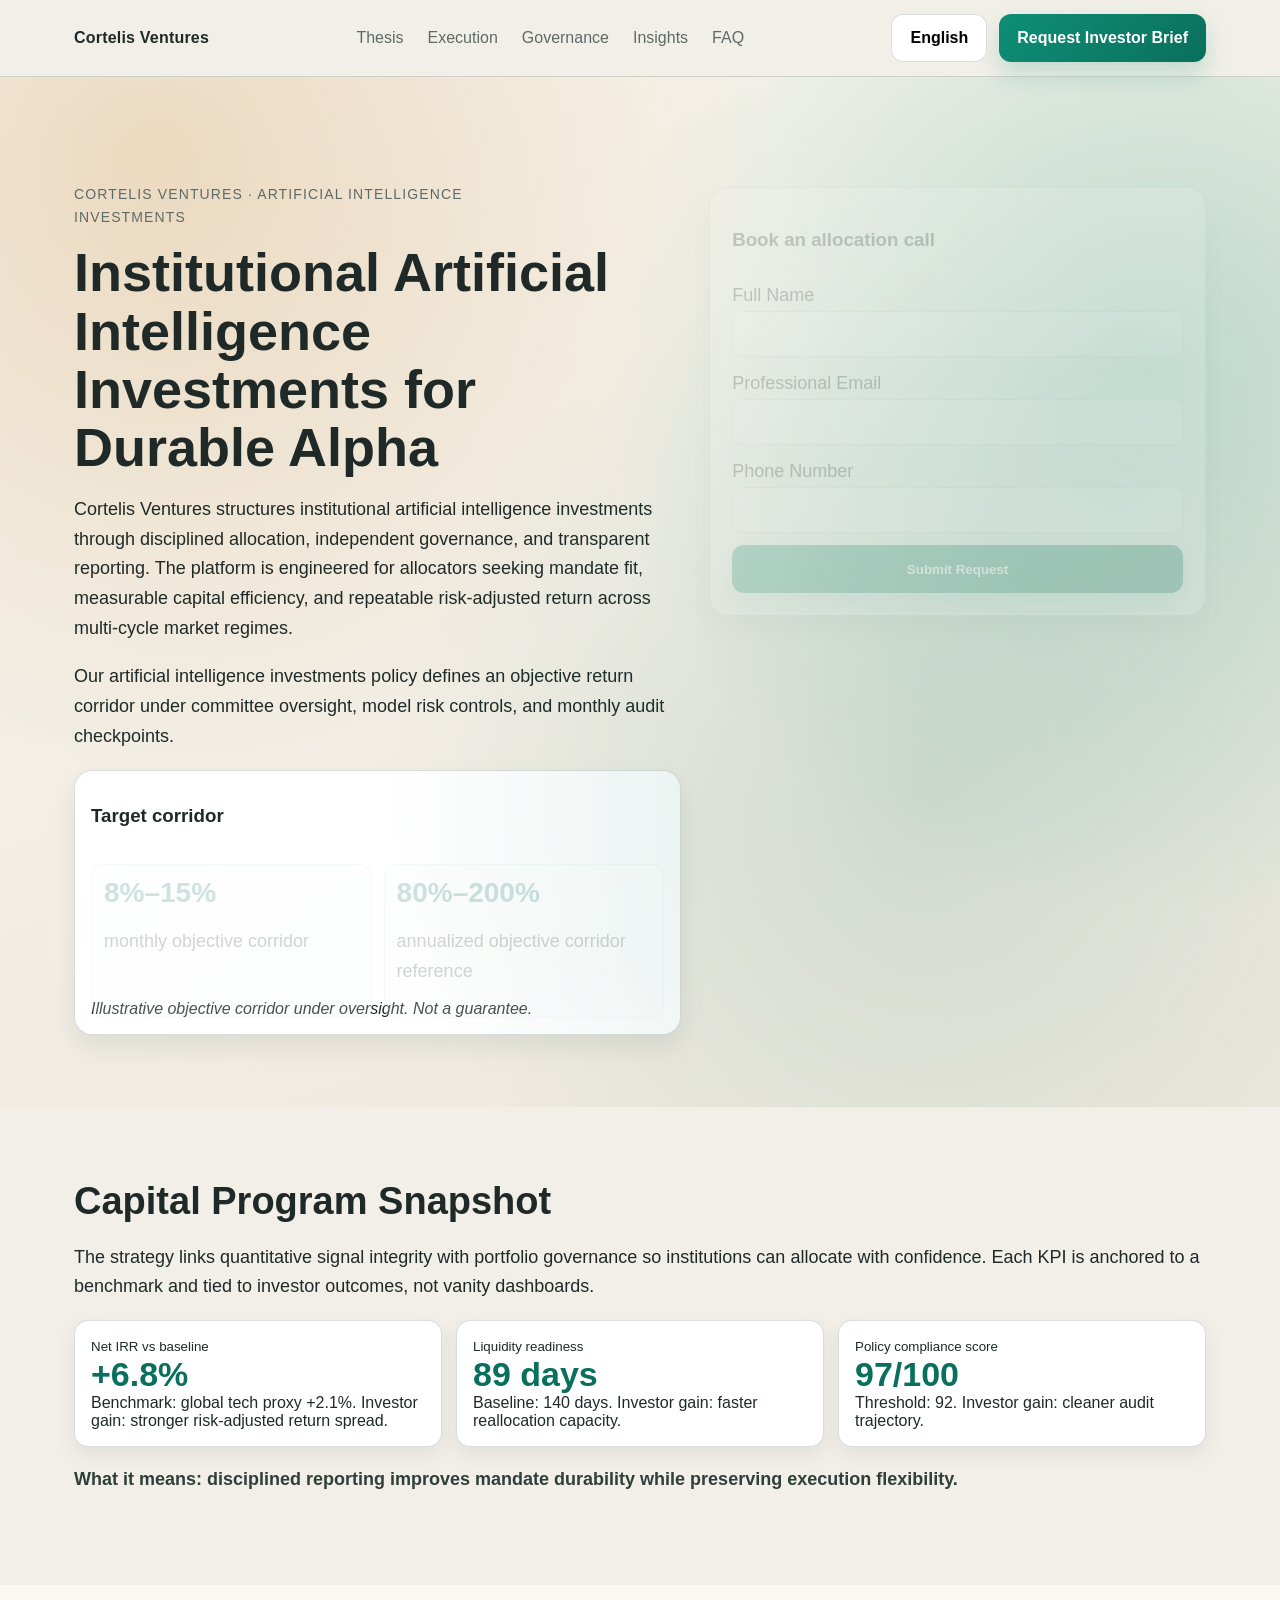
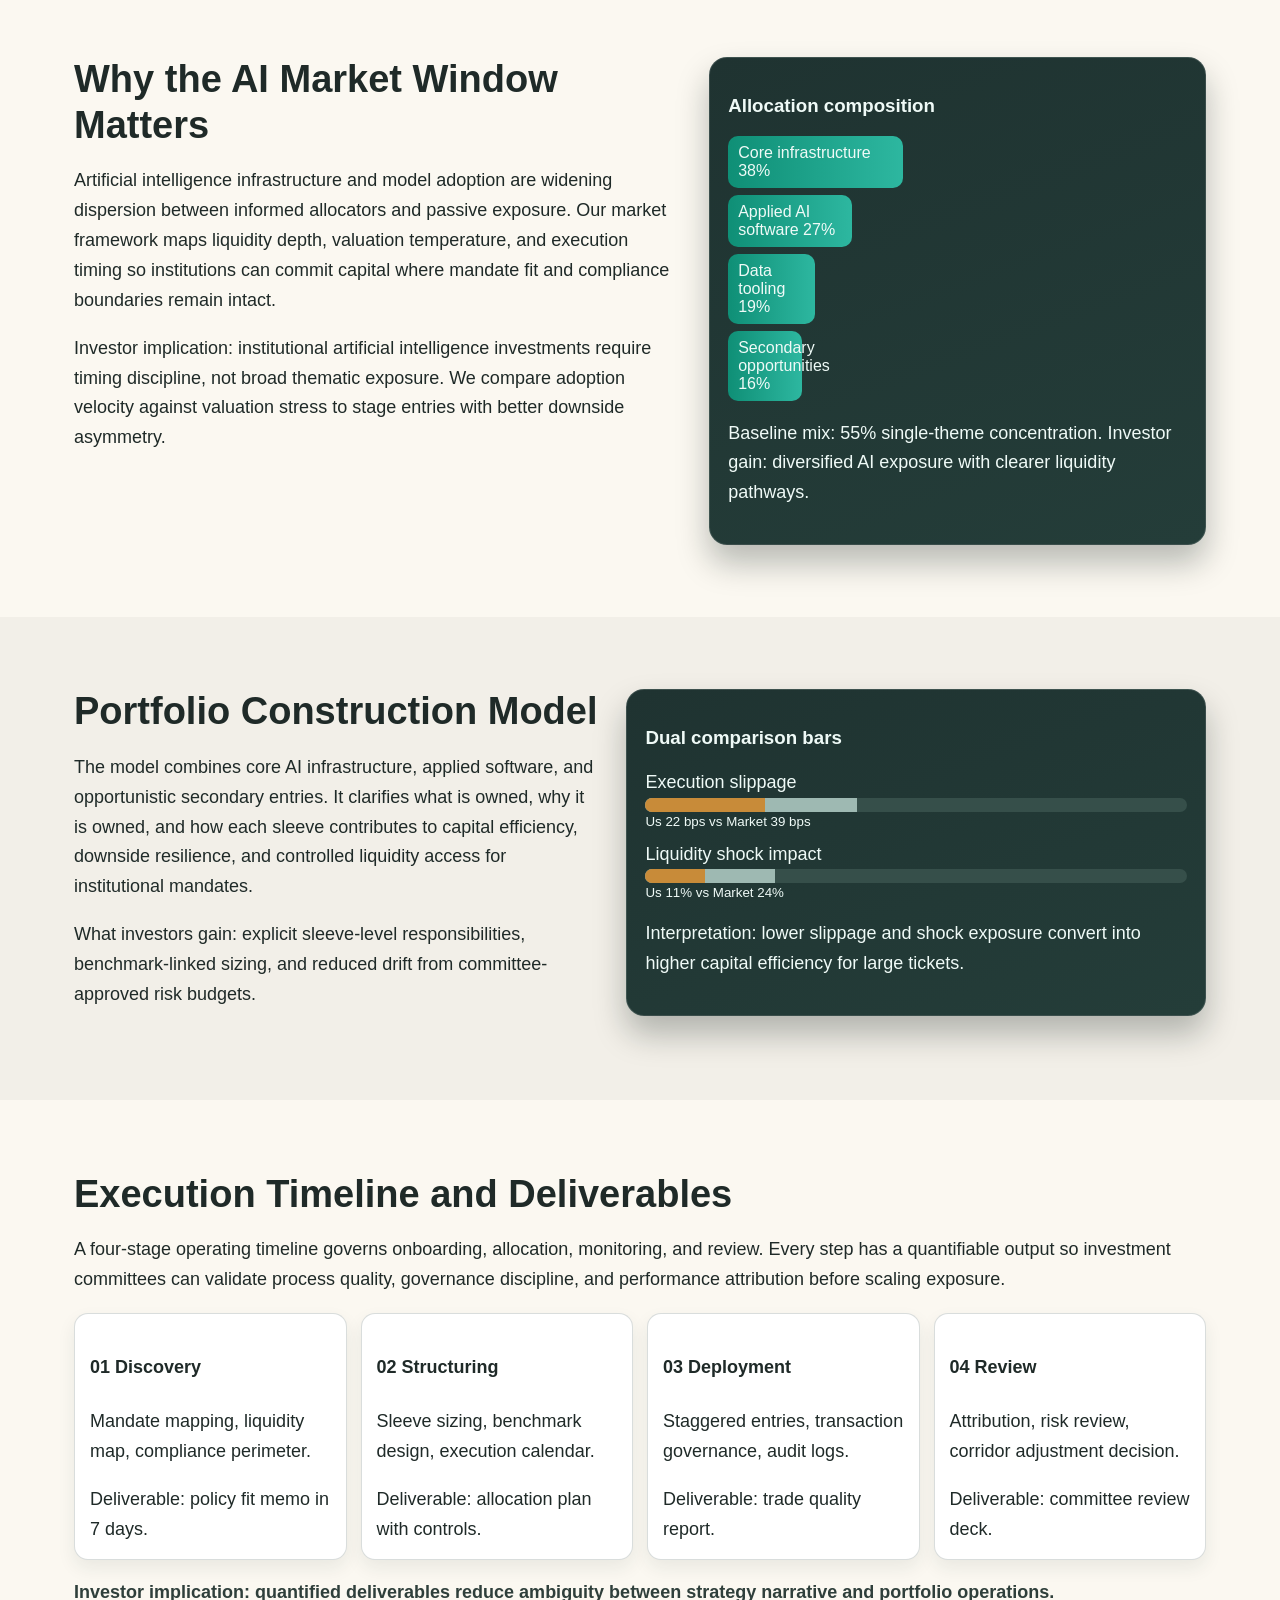
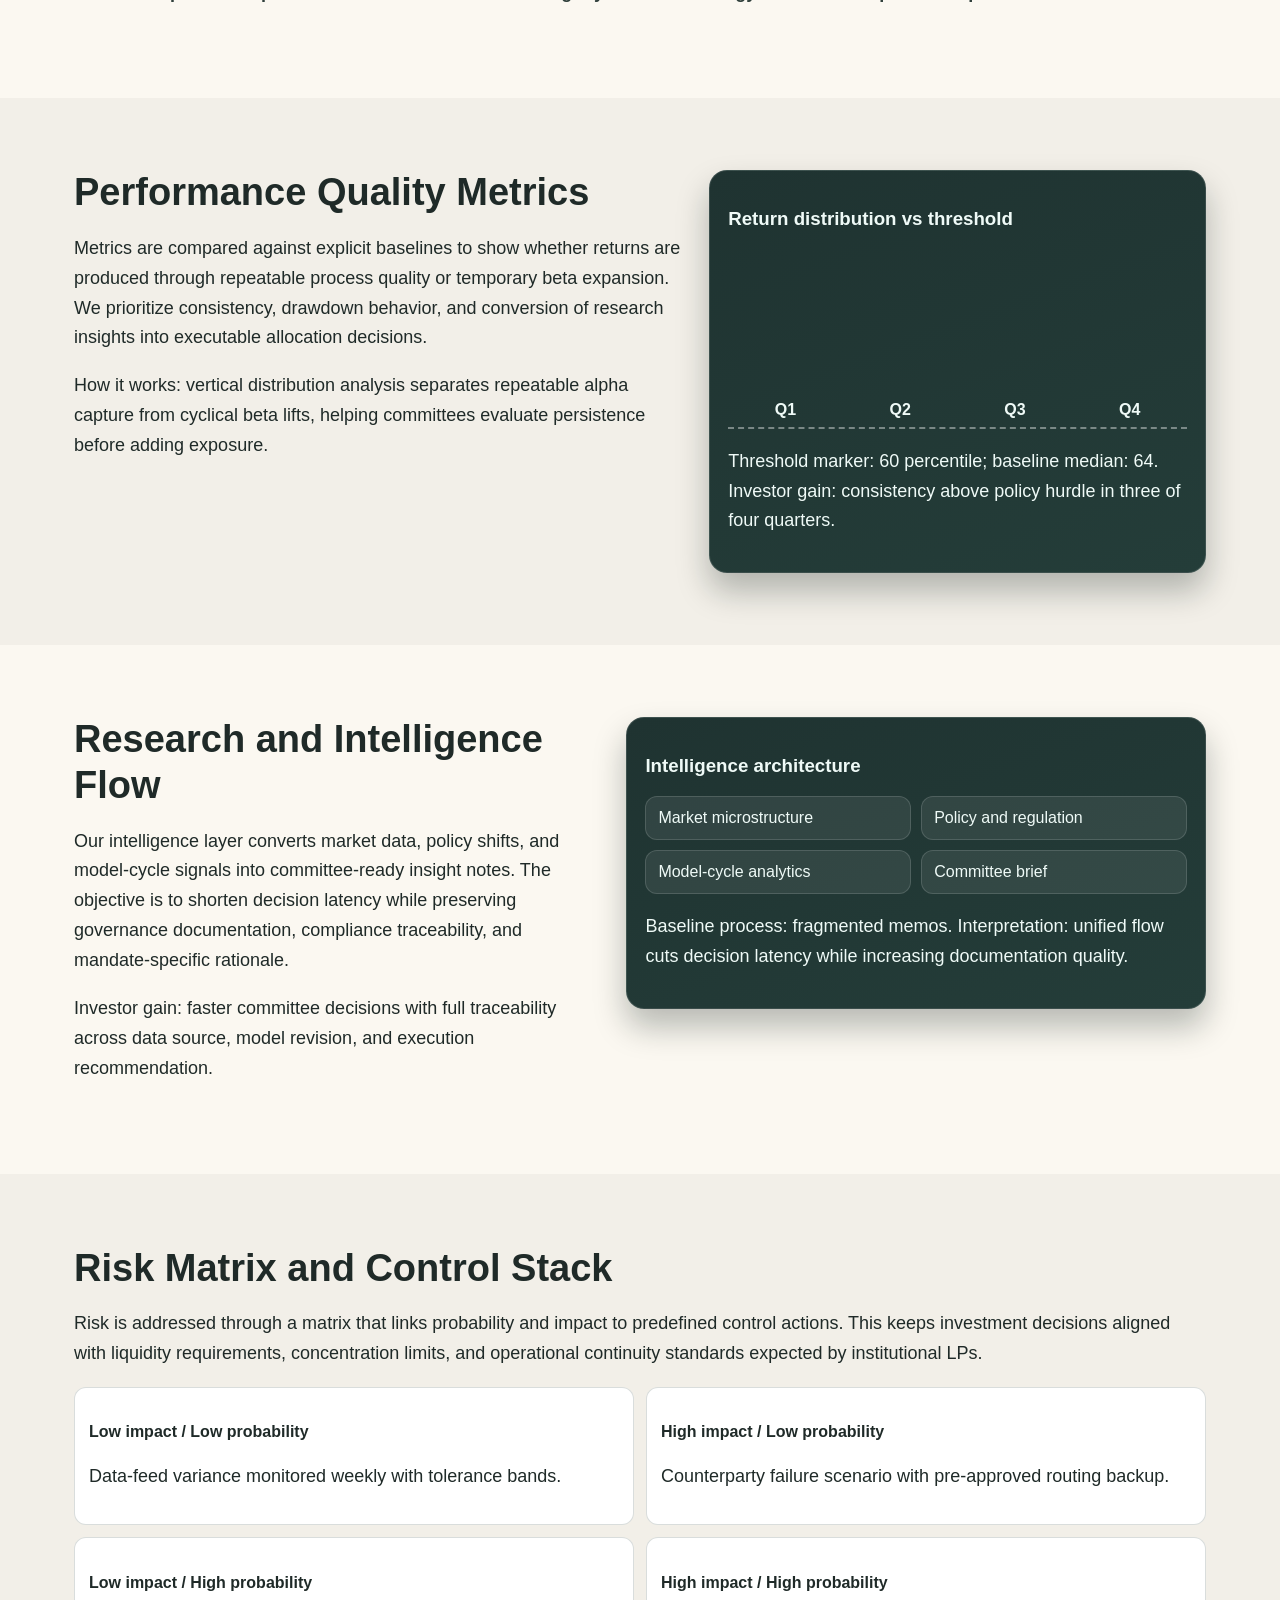
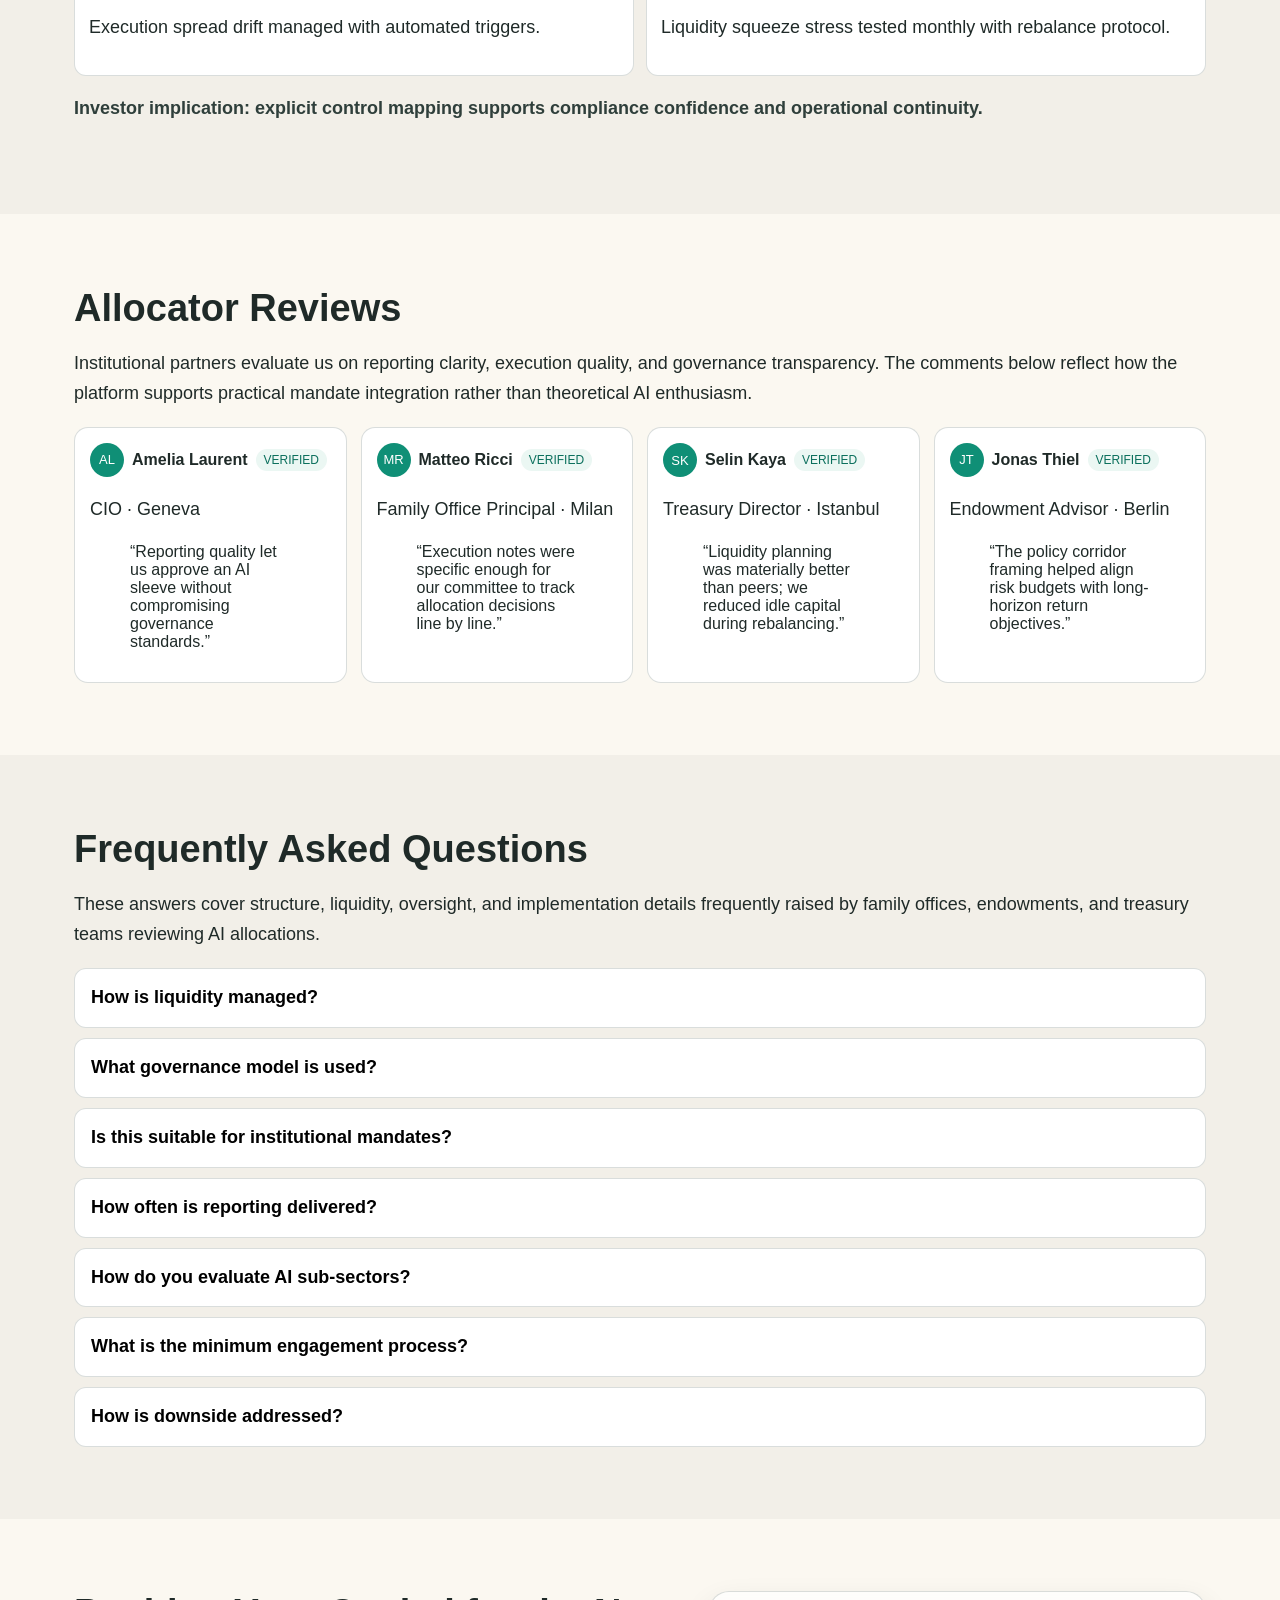
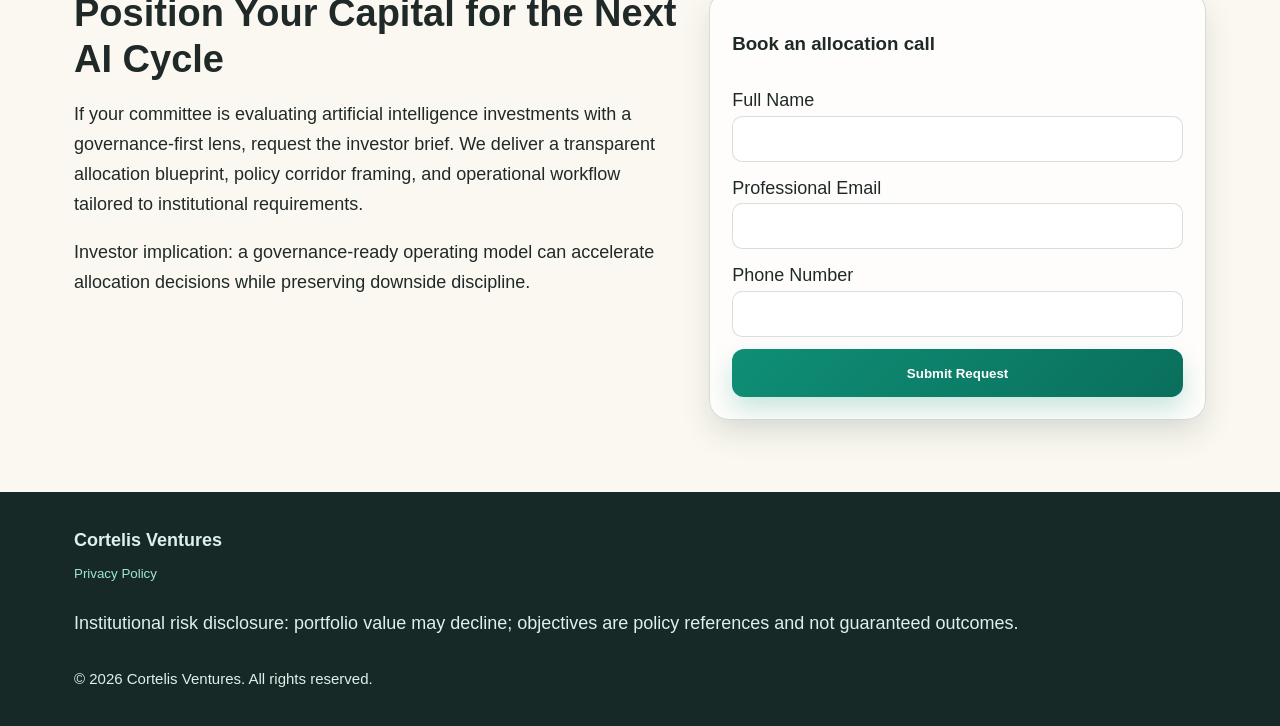
<file: index.html>
<!doctype html>
<html lang="en-GB">
<head>
<meta charset="utf-8">
<meta name="viewport" content="width=device-width, initial-scale=1">
<title>Cortelis Ventures | Institutional AI Investments for Long-Horizon Capital</title>
<meta name="description" content="Institutional AI investments by Cortelis Ventures with governance-first execution, liquidity planning, and risk-adjusted allocation intelligence.">
<link rel="canonical" href="https://cortelisventures.com/index.html">
<link rel="alternate" hreflang="en" href="https://cortelisventures.com/index.html">
<link rel="alternate" hreflang="de" href="https://cortelisventures.com/de/index.html">
<link rel="alternate" hreflang="fr" href="https://cortelisventures.com/fr/index.html">
<link rel="alternate" hreflang="es" href="https://cortelisventures.com/es/index.html">
<link rel="alternate" hreflang="it" href="https://cortelisventures.com/it/index.html">
<link rel="alternate" hreflang="tr" href="https://cortelisventures.com/tr/index.html">
<link rel="alternate" hreflang="pt" href="https://cortelisventures.com/pt/index.html">
<link rel="alternate" hreflang="jp" href="https://cortelisventures.com/jp/index.html">
<link rel="alternate" hreflang="sk" href="https://cortelisventures.com/sk/index.html">
<link rel="alternate" hreflang="be" href="https://cortelisventures.com/be/index.html">
<meta property="og:title" content="Cortelis Ventures | Institutional AI Investments for Long-Horizon Capital">
<meta property="og:description" content="Institutional AI investments by Cortelis Ventures with governance-first execution, liquidity planning, and risk-adjusted allocation intelligence.">
<meta property="og:type" content="website">
<meta property="og:url" content="https://cortelisventures.com/index.html">
<meta name="twitter:card" content="summary_large_image">
<meta name="twitter:title" content="Cortelis Ventures | Institutional AI Investments for Long-Horizon Capital">
<meta name="twitter:description" content="Institutional AI investments by Cortelis Ventures with governance-first execution, liquidity planning, and risk-adjusted allocation intelligence.">
<link rel="stylesheet" href="assets/style.css">
<script defer src="assets/app.js"></script>
</head>
<body>
<header class="site-header">
  <div class="container nav-wrap">
    <a class="brand" href="index.html">Cortelis Ventures</a>
    <nav class="desktop-nav" aria-label="Primary navigation">
      <a href="#market">Thesis</a><a href="#process">Execution</a><a href="#risk">Governance</a><a href="#insights">Insights</a><a href="#faq">FAQ</a>
    </nav>
    <div class="head-actions">
      <div class="lang-menu" data-lang>
        <button class="btn btn-ghost lang-current" aria-expanded="false">English</button>
        <div class="lang-list"><a href="index.html"><svg viewBox="0 0 24 24" aria-hidden="true"><circle cx="12" cy="12" r="10"></circle></svg><span>English</span></a>
<a href="de/index.html"><svg viewBox="0 0 24 24" aria-hidden="true"><circle cx="12" cy="12" r="10"></circle></svg><span>Deutsch</span></a>
<a href="fr/index.html"><svg viewBox="0 0 24 24" aria-hidden="true"><circle cx="12" cy="12" r="10"></circle></svg><span>Français</span></a>
<a href="es/index.html"><svg viewBox="0 0 24 24" aria-hidden="true"><circle cx="12" cy="12" r="10"></circle></svg><span>Español</span></a>
<a href="it/index.html"><svg viewBox="0 0 24 24" aria-hidden="true"><circle cx="12" cy="12" r="10"></circle></svg><span>Italiano</span></a>
<a href="tr/index.html"><svg viewBox="0 0 24 24" aria-hidden="true"><circle cx="12" cy="12" r="10"></circle></svg><span>Türkçe</span></a>
<a href="pt/index.html"><svg viewBox="0 0 24 24" aria-hidden="true"><circle cx="12" cy="12" r="10"></circle></svg><span>Português</span></a>
<a href="jp/index.html"><svg viewBox="0 0 24 24" aria-hidden="true"><circle cx="12" cy="12" r="10"></circle></svg><span>日本語</span></a>
<a href="sk/index.html"><svg viewBox="0 0 24 24" aria-hidden="true"><circle cx="12" cy="12" r="10"></circle></svg><span>Slovenčina</span></a>
<a href="be/index.html"><svg viewBox="0 0 24 24" aria-hidden="true"><circle cx="12" cy="12" r="10"></circle></svg><span>Belgium</span></a></div>
      </div>
      <a class="btn btn-primary" href="#lead-form">Request Investor Brief</a>
      <button class="burger" aria-label="Menu" aria-expanded="false" data-open-drawer><span></span><span></span><span></span></button>
    </div>
  </div>
</header>
<div class="drawer" data-drawer aria-hidden="true">
  <div class="drawer-panel" role="dialog" aria-modal="true" aria-label="Mobile menu">
    <button class="drawer-close" data-close-drawer aria-label="Close menu">×</button>
    <nav class="drawer-nav"><a href="#market">Thesis</a><a href="#process">Execution</a><a href="#risk">Governance</a><a href="#insights">Insights</a><a href="#faq">FAQ</a></nav>
    <div class="lang-menu" data-lang><button class="btn btn-ghost lang-current" aria-expanded="false">English</button><div class="lang-list"><a href="index.html"><svg viewBox="0 0 24 24" aria-hidden="true"><circle cx="12" cy="12" r="10"></circle></svg><span>English</span></a>
<a href="de/index.html"><svg viewBox="0 0 24 24" aria-hidden="true"><circle cx="12" cy="12" r="10"></circle></svg><span>Deutsch</span></a>
<a href="fr/index.html"><svg viewBox="0 0 24 24" aria-hidden="true"><circle cx="12" cy="12" r="10"></circle></svg><span>Français</span></a>
<a href="es/index.html"><svg viewBox="0 0 24 24" aria-hidden="true"><circle cx="12" cy="12" r="10"></circle></svg><span>Español</span></a>
<a href="it/index.html"><svg viewBox="0 0 24 24" aria-hidden="true"><circle cx="12" cy="12" r="10"></circle></svg><span>Italiano</span></a>
<a href="tr/index.html"><svg viewBox="0 0 24 24" aria-hidden="true"><circle cx="12" cy="12" r="10"></circle></svg><span>Türkçe</span></a>
<a href="pt/index.html"><svg viewBox="0 0 24 24" aria-hidden="true"><circle cx="12" cy="12" r="10"></circle></svg><span>Português</span></a>
<a href="jp/index.html"><svg viewBox="0 0 24 24" aria-hidden="true"><circle cx="12" cy="12" r="10"></circle></svg><span>日本語</span></a>
<a href="sk/index.html"><svg viewBox="0 0 24 24" aria-hidden="true"><circle cx="12" cy="12" r="10"></circle></svg><span>Slovenčina</span></a>
<a href="be/index.html"><svg viewBox="0 0 24 24" aria-hidden="true"><circle cx="12" cy="12" r="10"></circle></svg><span>Belgium</span></a></div></div>
    <a class="btn btn-primary" href="#lead-form">Request Investor Brief</a>
  </div>
</div>
<main>
<section class="hero"><div class="glow"></div><div class="container hero-grid"><div><p class="eyebrow">Cortelis Ventures · artificial intelligence investments</p><h1>Institutional Artificial Intelligence Investments for Durable Alpha</h1><p>Cortelis Ventures structures institutional artificial intelligence investments through disciplined allocation, independent governance, and transparent reporting. The platform is engineered for allocators seeking mandate fit, measurable capital efficiency, and repeatable risk-adjusted return across multi-cycle market regimes.</p><p>Our artificial intelligence investments policy defines an objective return corridor under committee oversight, model risk controls, and monthly audit checkpoints.</p><div class="corridor"><h3>Target corridor</h3><div class="corr-grid"><article><small>8%–15%</small><p>monthly objective corridor</p></article><article><small>80%–200%</small><p>annualized objective corridor reference</p></article></div><em>Illustrative objective corridor under oversight. Not a guarantee.</em></div></div>
<form id="lead-form" class="lead-form"><h3>Book an allocation call</h3><label>Full Name<input required></label><label>Professional Email<input type="email" required></label><label>Phone Number<input type="tel" required></label><button class="btn btn-primary" type="submit">Submit Request</button></form></div></section>
<section class="kpi"><div class="container"><h2>Capital Program Snapshot</h2><p>The strategy links quantitative signal integrity with portfolio governance so institutions can allocate with confidence. Each KPI is anchored to a benchmark and tied to investor outcomes, not vanity dashboards.</p><div class="kpi-strip"><article><small>Net IRR vs baseline</small><strong>+6.8%</strong><span>Benchmark: global tech proxy +2.1%. Investor gain: stronger risk-adjusted return spread.</span></article><article><small>Liquidity readiness</small><strong>89 days</strong><span>Baseline: 140 days. Investor gain: faster reallocation capacity.</span></article><article><small>Policy compliance score</small><strong>97/100</strong><span>Threshold: 92. Investor gain: cleaner audit trajectory.</span></article></div><p class="meaning">What it means: disciplined reporting improves mandate durability while preserving execution flexibility.</p></div></section>
<section id="market" class="market alt"><div class="container split"><div><h2>Why the AI Market Window Matters</h2><p>Artificial intelligence infrastructure and model adoption are widening dispersion between informed allocators and passive exposure. Our market framework maps liquidity depth, valuation temperature, and execution timing so institutions can commit capital where mandate fit and compliance boundaries remain intact.</p><p>Investor implication: institutional artificial intelligence investments require timing discipline, not broad thematic exposure. We compare adoption velocity against valuation stress to stage entries with better downside asymmetry.</p></div><div class="visual alloc"><h3>Allocation composition</h3><div class="stack"><span style="--w:38%">Core infrastructure 38%</span><span style="--w:27%">Applied AI software 27%</span><span style="--w:19%">Data tooling 19%</span><span style="--w:16%">Secondary opportunities 16%</span></div><p>Baseline mix: 55% single-theme concentration. Investor gain: diversified AI exposure with clearer liquidity pathways.</p></div></div></section>
<section class="model"><div class="container split rev"><div><h2>Portfolio Construction Model</h2><p>The model combines core AI infrastructure, applied software, and opportunistic secondary entries. It clarifies what is owned, why it is owned, and how each sleeve contributes to capital efficiency, downside resilience, and controlled liquidity access for institutional mandates.</p><p>What investors gain: explicit sleeve-level responsibilities, benchmark-linked sizing, and reduced drift from committee-approved risk budgets.</p></div><div class="visual compare"><h3>Dual comparison bars</h3><div class="bars"><div><label>Execution slippage</label><b style="--a:22%;--b:39%"><i></i></b><small>Us 22 bps vs Market 39 bps</small></div><div><label>Liquidity shock impact</label><b style="--a:11%;--b:24%"><i></i></b><small>Us 11% vs Market 24%</small></div></div><p>Interpretation: lower slippage and shock exposure convert into higher capital efficiency for large tickets.</p></div></div></section>
<section id="process" class="process alt"><div class="container"><h2>Execution Timeline and Deliverables</h2><p>A four-stage operating timeline governs onboarding, allocation, monitoring, and review. Every step has a quantifiable output so investment committees can validate process quality, governance discipline, and performance attribution before scaling exposure.</p><ol class="timeline"><li><h4>01 Discovery</h4><p>Mandate mapping, liquidity map, compliance perimeter.</p><span>Deliverable: policy fit memo in 7 days.</span></li><li><h4>02 Structuring</h4><p>Sleeve sizing, benchmark design, execution calendar.</p><span>Deliverable: allocation plan with controls.</span></li><li><h4>03 Deployment</h4><p>Staggered entries, transaction governance, audit logs.</p><span>Deliverable: trade quality report.</span></li><li><h4>04 Review</h4><p>Attribution, risk review, corridor adjustment decision.</p><span>Deliverable: committee review deck.</span></li></ol><p class="meaning">Investor implication: quantified deliverables reduce ambiguity between strategy narrative and portfolio operations.</p></div></section>
<section class="metrics"><div class="container split"><div><h2>Performance Quality Metrics</h2><p>Metrics are compared against explicit baselines to show whether returns are produced through repeatable process quality or temporary beta expansion. We prioritize consistency, drawdown behavior, and conversion of research insights into executable allocation decisions.</p><p>How it works: vertical distribution analysis separates repeatable alpha capture from cyclical beta lifts, helping committees evaluate persistence before adding exposure.</p></div><div class="visual dist"><h3>Return distribution vs threshold</h3><div class="vbars"><span><i style="height:72%"></i><b>Q1</b></span><span><i style="height:81%"></i><b>Q2</b></span><span><i style="height:67%"></i><b>Q3</b></span><span><i style="height:88%"></i><b>Q4</b></span></div><p>Threshold marker: 60 percentile; baseline median: 64. Investor gain: consistency above policy hurdle in three of four quarters.</p></div></div></section>
<section id="insights" class="insights alt"><div class="container split rev"><div><h2>Research and Intelligence Flow</h2><p>Our intelligence layer converts market data, policy shifts, and model-cycle signals into committee-ready insight notes. The objective is to shorten decision latency while preserving governance documentation, compliance traceability, and mandate-specific rationale.</p><p>Investor gain: faster committee decisions with full traceability across data source, model revision, and execution recommendation.</p></div><div class="visual flow"><h3>Intelligence architecture</h3><div class="nodes"><span>Market microstructure</span><span>Policy and regulation</span><span>Model-cycle analytics</span><span>Committee brief</span></div><p>Baseline process: fragmented memos. Interpretation: unified flow cuts decision latency while increasing documentation quality.</p></div></div></section>
<section id="risk" class="risk"><div class="container"><h2>Risk Matrix and Control Stack</h2><p>Risk is addressed through a matrix that links probability and impact to predefined control actions. This keeps investment decisions aligned with liquidity requirements, concentration limits, and operational continuity standards expected by institutional LPs.</p><div class="matrix"><article><h4>Low impact / Low probability</h4><p>Data-feed variance monitored weekly with tolerance bands.</p></article><article><h4>High impact / Low probability</h4><p>Counterparty failure scenario with pre-approved routing backup.</p></article><article><h4>Low impact / High probability</h4><p>Execution spread drift managed with automated triggers.</p></article><article><h4>High impact / High probability</h4><p>Liquidity squeeze stress tested monthly with rebalance protocol.</p></article></div><p class="meaning">Investor implication: explicit control mapping supports compliance confidence and operational continuity.</p></div></section>
<section class="reviews alt"><div class="container"><h2>Allocator Reviews</h2><p>Institutional partners evaluate us on reporting clarity, execution quality, and governance transparency. The comments below reflect how the platform supports practical mandate integration rather than theoretical AI enthusiasm.</p><div class="review-grid"><article class="review"><div class="rhead"><span class="avatar">AL</span><strong>Amelia Laurent</strong><em>VERIFIED</em></div><p class="rmeta">CIO · Geneva</p><blockquote>“Reporting quality let us approve an AI sleeve without compromising governance standards.”</blockquote></article><article class="review"><div class="rhead"><span class="avatar">MR</span><strong>Matteo Ricci</strong><em>VERIFIED</em></div><p class="rmeta">Family Office Principal · Milan</p><blockquote>“Execution notes were specific enough for our committee to track allocation decisions line by line.”</blockquote></article><article class="review"><div class="rhead"><span class="avatar">SK</span><strong>Selin Kaya</strong><em>VERIFIED</em></div><p class="rmeta">Treasury Director · Istanbul</p><blockquote>“Liquidity planning was materially better than peers; we reduced idle capital during rebalancing.”</blockquote></article><article class="review"><div class="rhead"><span class="avatar">JT</span><strong>Jonas Thiel</strong><em>VERIFIED</em></div><p class="rmeta">Endowment Advisor · Berlin</p><blockquote>“The policy corridor framing helped align risk budgets with long-horizon return objectives.”</blockquote></article></div></div></section>
<section id="faq" class="faq"><div class="container"><h2>Frequently Asked Questions</h2><p>These answers cover structure, liquidity, oversight, and implementation details frequently raised by family offices, endowments, and treasury teams reviewing AI allocations.</p><div class="faq-list"><article class="faq-item"><button aria-expanded="true">How is liquidity managed?</button><div><p>We classify assets by expected exit depth and apply staged execution windows. Baseline liquidity stress assumptions are updated monthly; investor gain is fewer forced exits during volatility.</p></div></article><article class="faq-item"><button aria-expanded="false">What governance model is used?</button><div><p>An investment committee, independent risk chair, and execution lead sign every allocation change. This three-point control model supports compliance and auditability.</p></div></article><article class="faq-item"><button aria-expanded="false">Is this suitable for institutional mandates?</button><div><p>Yes. The framework is designed for mandate fit, reporting rigor, and risk budget discipline expected by endowments, family offices, and treasury teams.</p></div></article><article class="faq-item"><button aria-expanded="false">How often is reporting delivered?</button><div><p>A monthly institutional packet includes attribution, liquidity status, corridor adherence, and governance exceptions with remediation actions.</p></div></article><article class="faq-item"><button aria-expanded="false">How do you evaluate AI sub-sectors?</button><div><p>We score each segment on adoption, margin resilience, policy sensitivity, and execution capacity before approving exposure sizing.</p></div></article><article class="faq-item"><button aria-expanded="false">What is the minimum engagement process?</button><div><p>We begin with a policy fit diagnostic and deliver an allocation blueprint before any capital deployment recommendation.</p></div></article><article class="faq-item"><button aria-expanded="false">How is downside addressed?</button><div><p>Drawdown triggers, concentration caps, and scenario-based reallocation rules are pre-set, so response speed is not dependent on ad-hoc judgment.</p></div></article></div></div></section>
<section class="final-cta alt"><div class="container split"><div><h2>Position Your Capital for the Next AI Cycle</h2><p>If your committee is evaluating artificial intelligence investments with a governance-first lens, request the investor brief. We deliver a transparent allocation blueprint, policy corridor framing, and operational workflow tailored to institutional requirements.</p><p>Investor implication: a governance-ready operating model can accelerate allocation decisions while preserving downside discipline.</p></div>
<form class="lead-form"><h3>Book an allocation call</h3><label>Full Name<input required></label><label>Professional Email<input type="email" required></label><label>Phone Number<input type="tel" required></label><button class="btn btn-primary" type="submit">Submit Request</button></form></div></section>
</main>
<footer><div class="container foot"><strong>Cortelis Ventures</strong><button class="link" data-open-privacy>Privacy Policy</button><p>Institutional risk disclosure: portfolio value may decline; objectives are policy references and not guaranteed outcomes.</p><small>© 2026 Cortelis Ventures. All rights reserved.</small></div></footer>
<div class="modal" data-privacy-modal aria-hidden="true"><div class="modal-panel" role="dialog" aria-modal="true" aria-label="Privacy Policy"><button class="modal-x" data-close-privacy aria-label="Close">×</button><h2>Privacy Policy</h2><div class="modal-body"><h3>Introduction</h3><p>Cortelis Ventures processes information to deliver institutional briefings and allocation support.</p><h3>Data collection</h3><p>We collect contact details, interaction logs, and committee communication preferences.</p><h3>Legal basis</h3><p>Processing is based on consent, legitimate interest, and regulatory obligations.</p><h3>Cookies</h3><p>Operational and analytics cookies are used to maintain service quality and measure engagement.</p><h3>Retention</h3><p>Data is retained according to contractual, regulatory, and audit timelines.</p><h3>Third-party sharing</h3><p>Only vetted service providers under confidentiality and data-processing agreements may access limited data.</p><h3>Security</h3><p>Encryption, access controls, and incident protocols are implemented.</p><h3>User rights</h3><p>You may request access, correction, deletion, or processing limitation where applicable.</p><h3>International transfers</h3><p>Cross-border transfers follow contractual safeguards and regional legal standards.</p><h3>Industry risk disclosure</h3><p>Artificial intelligence investments include liquidity, valuation, and technology-cycle risks.</p><h3>Contact</h3><p>privacy@cortelisventures.com</p></div><div class="modal-foot"><button class="btn btn-ghost" data-close-privacy>Close</button></div></div></div>
<script type="application/ld+json">{"@context":"https://schema.org","@graph":[{"@type":"Organization","name":"Cortelis Ventures","url":"https://cortelisventures.com"},{"@type":"WebSite","name":"Cortelis Ventures","url":"https://cortelisventures.com"},{"@type":"FAQPage","mainEntity":[{"@type":"Question","name":"How is liquidity managed?","acceptedAnswer":{"@type":"Answer","text":"Through staged execution and monthly stress updates."}}]},{"@type":"Review","author":{"@type":"Person","name":"Amelia Laurent"},"reviewBody":"Reporting quality enabled governance-ready AI allocation decisions.","itemReviewed":{"@type":"Organization","name":"Cortelis Ventures"}}]}</script>
</body></html>
</file>
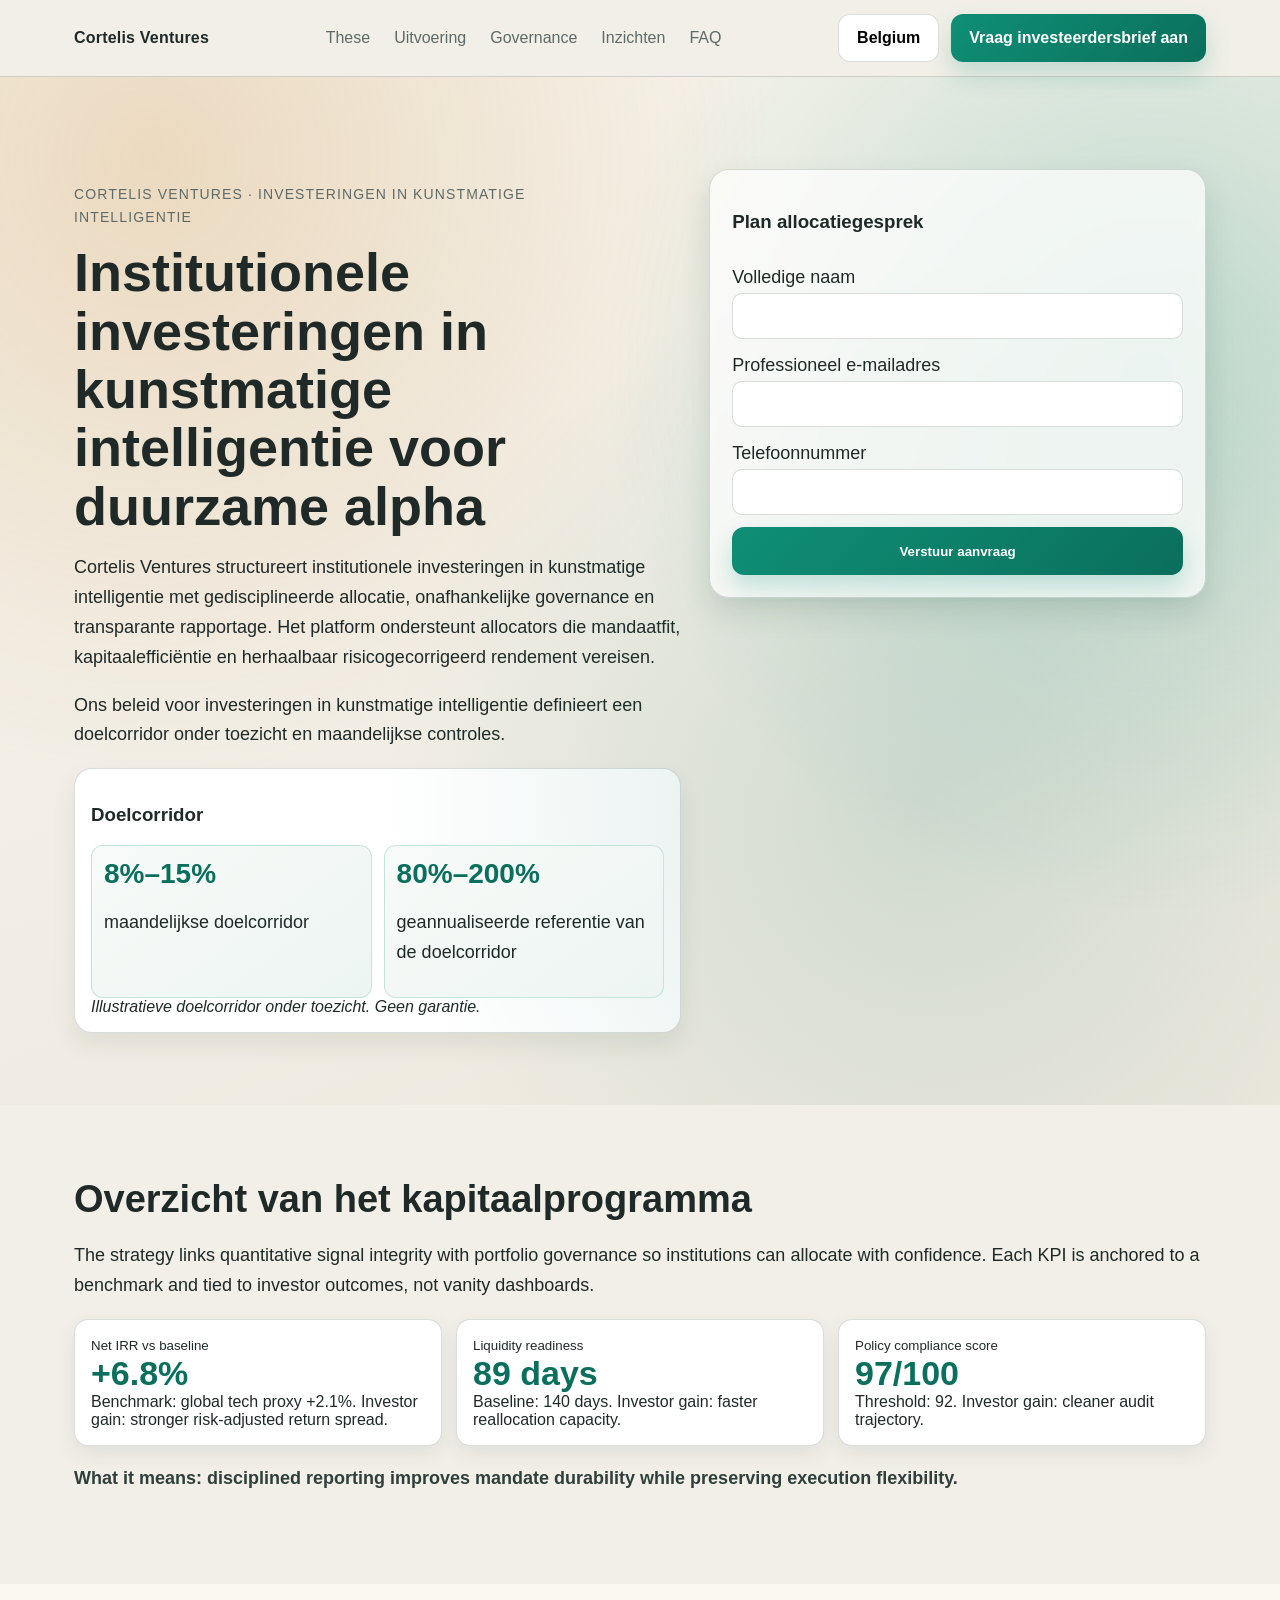
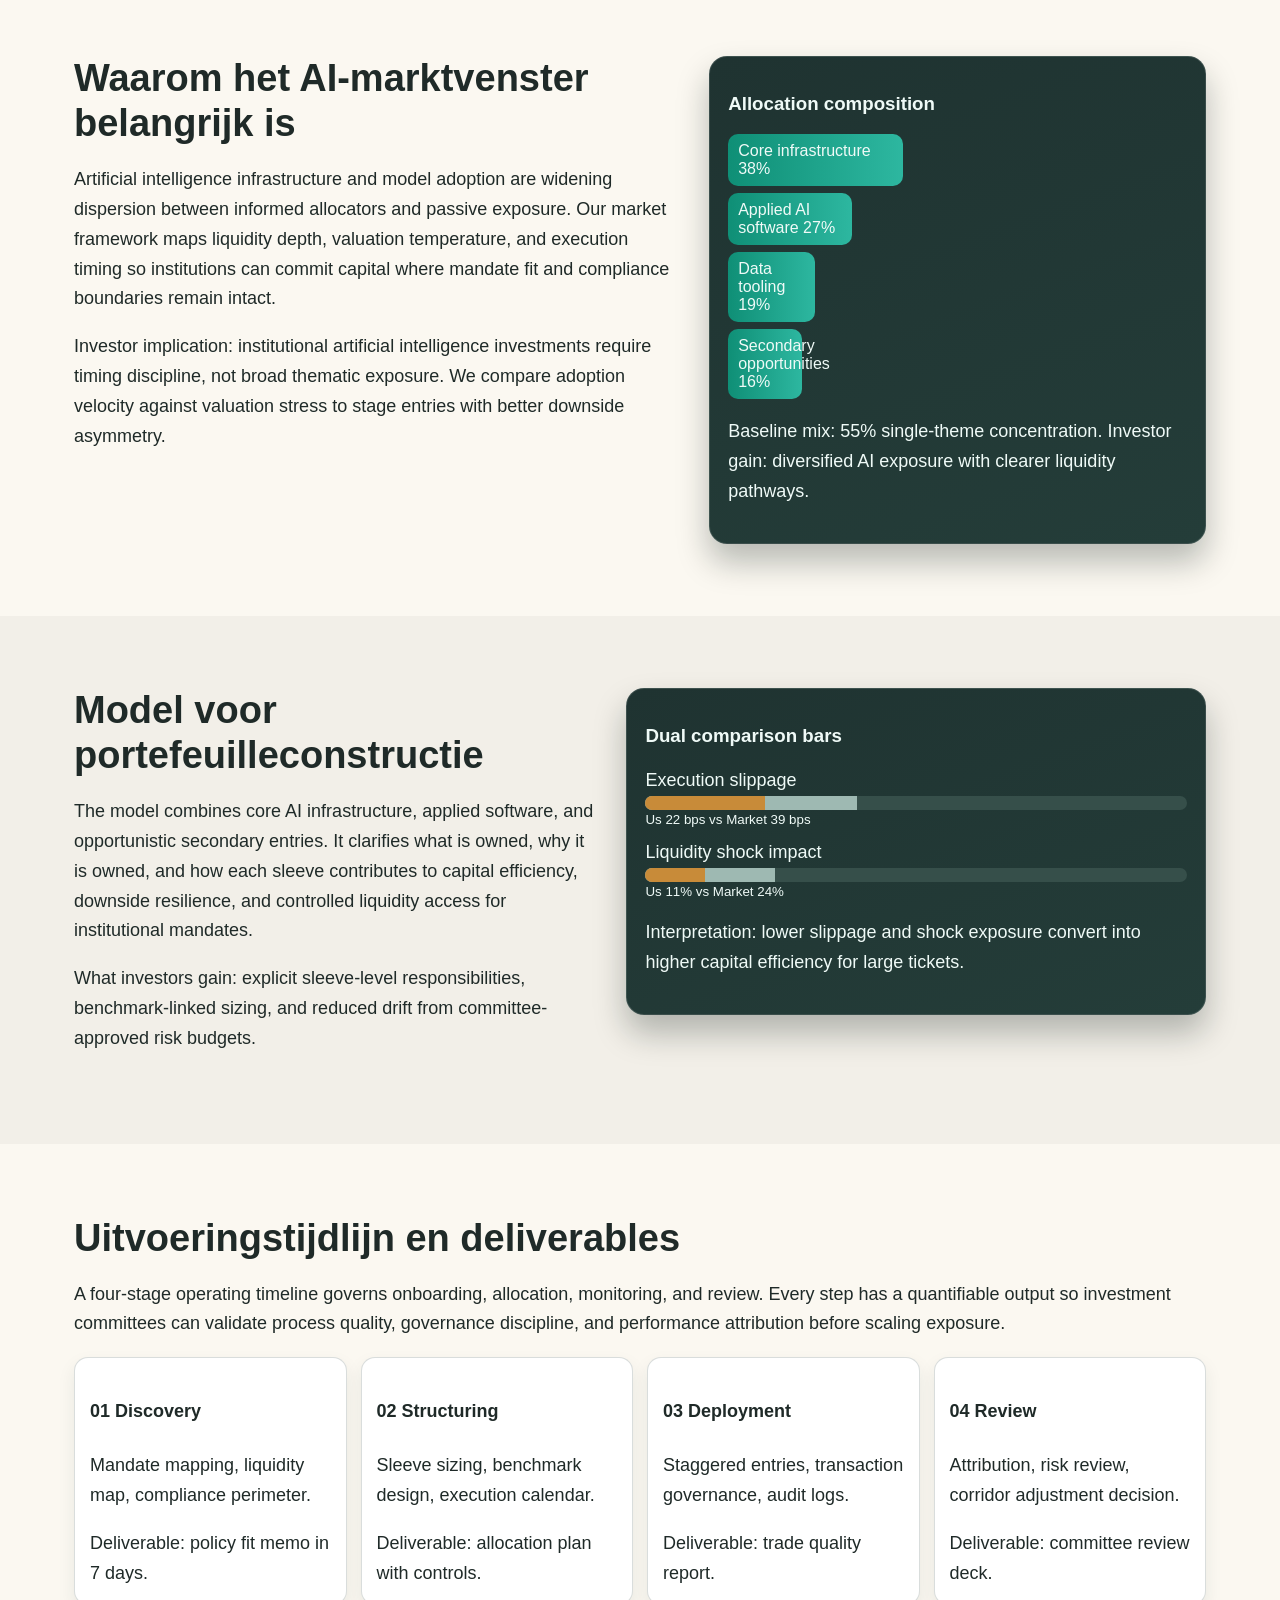
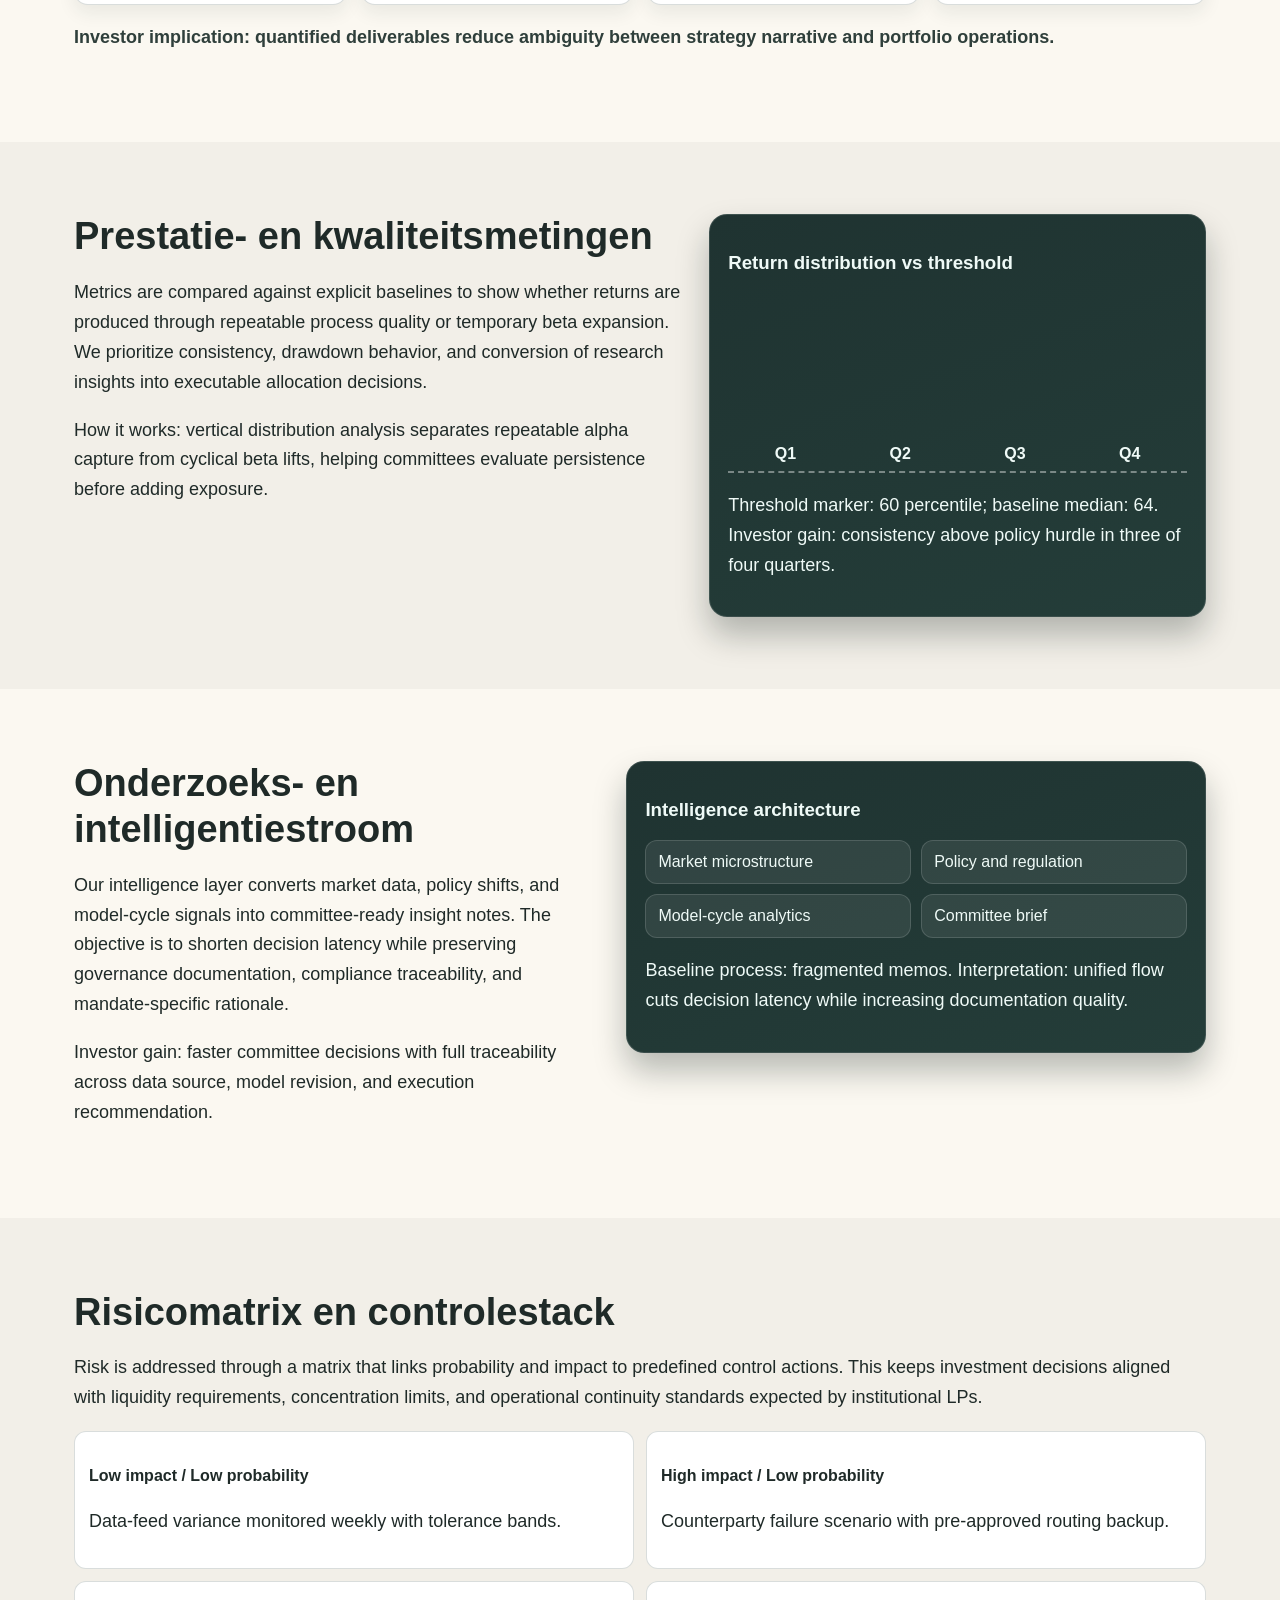
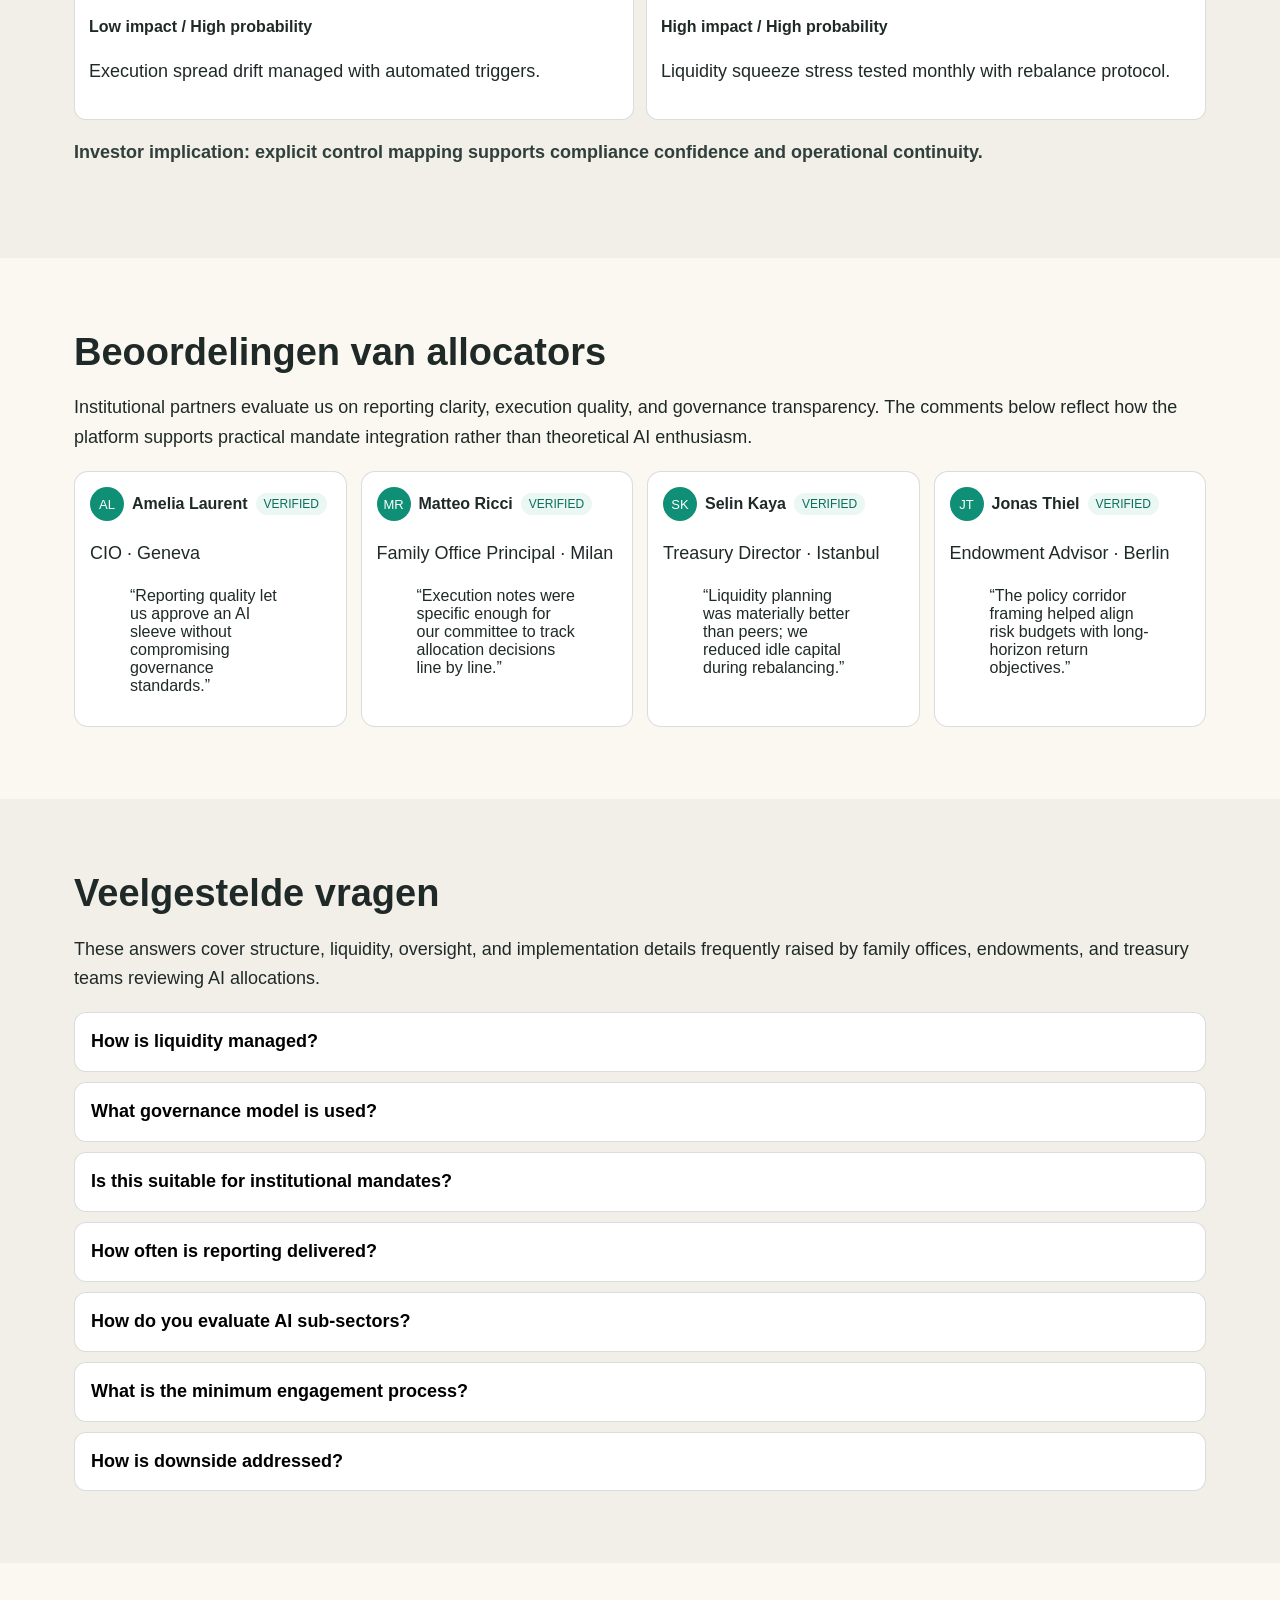
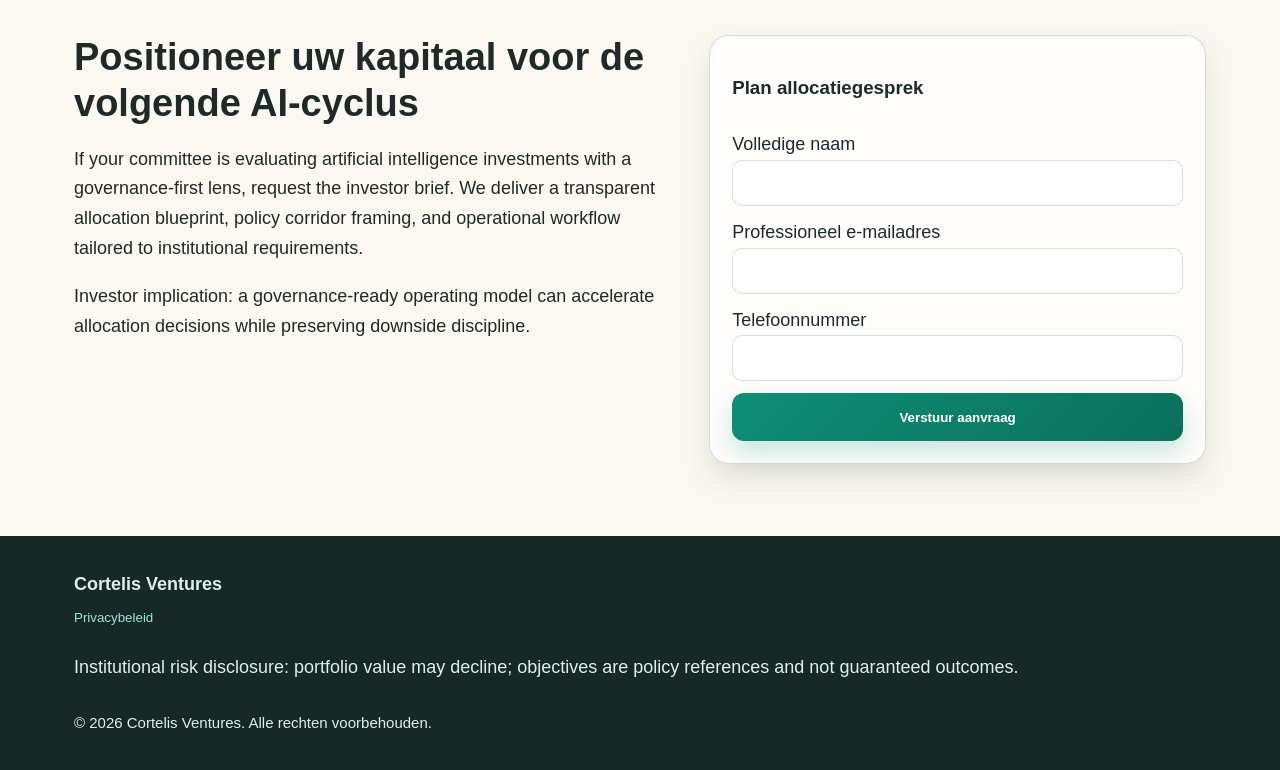
<file: be/index.html>
<!doctype html>
<html lang="nl-BE">
<head>
<meta charset="utf-8">
<meta name="viewport" content="width=device-width, initial-scale=1">
<title>Cortelis Ventures | Institutionele AI-investeringen</title>
<meta name="description" content="Institutionele AI-investeringen van Cortelis Ventures met governance, liquiditeitsplanning en uitvoering gericht op risicogecorrigeerd rendement.">
<link rel="canonical" href="https://cortelisventures.com/be/index.html">
<link rel="alternate" hreflang="en" href="https://cortelisventures.com/index.html">
<link rel="alternate" hreflang="de" href="https://cortelisventures.com/de/index.html">
<link rel="alternate" hreflang="fr" href="https://cortelisventures.com/fr/index.html">
<link rel="alternate" hreflang="es" href="https://cortelisventures.com/es/index.html">
<link rel="alternate" hreflang="it" href="https://cortelisventures.com/it/index.html">
<link rel="alternate" hreflang="tr" href="https://cortelisventures.com/tr/index.html">
<link rel="alternate" hreflang="pt" href="https://cortelisventures.com/pt/index.html">
<link rel="alternate" hreflang="jp" href="https://cortelisventures.com/jp/index.html">
<link rel="alternate" hreflang="sk" href="https://cortelisventures.com/sk/index.html">
<link rel="alternate" hreflang="be" href="https://cortelisventures.com/be/index.html">
<meta property="og:title" content="Cortelis Ventures | Institutionele AI-investeringen">
<meta property="og:description" content="Institutionele AI-investeringen van Cortelis Ventures met governance, liquiditeitsplanning en uitvoering gericht op risicogecorrigeerd rendement.">
<meta property="og:type" content="website">
<meta property="og:url" content="https://cortelisventures.com/be/index.html">
<meta name="twitter:card" content="summary_large_image">
<meta name="twitter:title" content="Cortelis Ventures | Institutionele AI-investeringen">
<meta name="twitter:description" content="Institutionele AI-investeringen van Cortelis Ventures met governance, liquiditeitsplanning en uitvoering gericht op risicogecorrigeerd rendement.">
<link rel="stylesheet" href="../assets/style.css">
<script defer src="../assets/app.js"></script>
</head>
<body>
<header class="site-header">
  <div class="container nav-wrap">
    <a class="brand" href="../index.html">Cortelis Ventures</a>
    <nav class="desktop-nav" aria-label="Primary navigation">
      <a href="#market">These</a><a href="#process">Uitvoering</a><a href="#risk">Governance</a><a href="#insights">Inzichten</a><a href="#faq">FAQ</a>
    </nav>
    <div class="head-actions">
      <div class="lang-menu" data-lang>
        <button class="btn btn-ghost lang-current" aria-expanded="false">Belgium</button>
        <div class="lang-list"><a href="../index.html"><svg viewBox="0 0 24 24" aria-hidden="true"><circle cx="12" cy="12" r="10"></circle></svg><span>English</span></a>
<a href="../de/index.html"><svg viewBox="0 0 24 24" aria-hidden="true"><circle cx="12" cy="12" r="10"></circle></svg><span>Deutsch</span></a>
<a href="../fr/index.html"><svg viewBox="0 0 24 24" aria-hidden="true"><circle cx="12" cy="12" r="10"></circle></svg><span>Français</span></a>
<a href="../es/index.html"><svg viewBox="0 0 24 24" aria-hidden="true"><circle cx="12" cy="12" r="10"></circle></svg><span>Español</span></a>
<a href="../it/index.html"><svg viewBox="0 0 24 24" aria-hidden="true"><circle cx="12" cy="12" r="10"></circle></svg><span>Italiano</span></a>
<a href="../tr/index.html"><svg viewBox="0 0 24 24" aria-hidden="true"><circle cx="12" cy="12" r="10"></circle></svg><span>Türkçe</span></a>
<a href="../pt/index.html"><svg viewBox="0 0 24 24" aria-hidden="true"><circle cx="12" cy="12" r="10"></circle></svg><span>Português</span></a>
<a href="../jp/index.html"><svg viewBox="0 0 24 24" aria-hidden="true"><circle cx="12" cy="12" r="10"></circle></svg><span>日本語</span></a>
<a href="../sk/index.html"><svg viewBox="0 0 24 24" aria-hidden="true"><circle cx="12" cy="12" r="10"></circle></svg><span>Slovenčina</span></a>
<a href="../be/index.html"><svg viewBox="0 0 24 24" aria-hidden="true"><circle cx="12" cy="12" r="10"></circle></svg><span>Belgium</span></a></div>
      </div>
      <a class="btn btn-primary" href="#lead-form">Vraag investeerdersbrief aan</a>
      <button class="burger" aria-label="Menu" aria-expanded="false" data-open-drawer><span></span><span></span><span></span></button>
    </div>
  </div>
</header>
<div class="drawer" data-drawer aria-hidden="true">
  <div class="drawer-panel" role="dialog" aria-modal="true" aria-label="Mobile menu">
    <button class="drawer-close" data-close-drawer aria-label="Close menu">×</button>
    <nav class="drawer-nav"><a href="#market">These</a><a href="#process">Uitvoering</a><a href="#risk">Governance</a><a href="#insights">Inzichten</a><a href="#faq">FAQ</a></nav>
    <div class="lang-menu" data-lang><button class="btn btn-ghost lang-current" aria-expanded="false">Belgium</button><div class="lang-list"><a href="../index.html"><svg viewBox="0 0 24 24" aria-hidden="true"><circle cx="12" cy="12" r="10"></circle></svg><span>English</span></a>
<a href="../de/index.html"><svg viewBox="0 0 24 24" aria-hidden="true"><circle cx="12" cy="12" r="10"></circle></svg><span>Deutsch</span></a>
<a href="../fr/index.html"><svg viewBox="0 0 24 24" aria-hidden="true"><circle cx="12" cy="12" r="10"></circle></svg><span>Français</span></a>
<a href="../es/index.html"><svg viewBox="0 0 24 24" aria-hidden="true"><circle cx="12" cy="12" r="10"></circle></svg><span>Español</span></a>
<a href="../it/index.html"><svg viewBox="0 0 24 24" aria-hidden="true"><circle cx="12" cy="12" r="10"></circle></svg><span>Italiano</span></a>
<a href="../tr/index.html"><svg viewBox="0 0 24 24" aria-hidden="true"><circle cx="12" cy="12" r="10"></circle></svg><span>Türkçe</span></a>
<a href="../pt/index.html"><svg viewBox="0 0 24 24" aria-hidden="true"><circle cx="12" cy="12" r="10"></circle></svg><span>Português</span></a>
<a href="../jp/index.html"><svg viewBox="0 0 24 24" aria-hidden="true"><circle cx="12" cy="12" r="10"></circle></svg><span>日本語</span></a>
<a href="../sk/index.html"><svg viewBox="0 0 24 24" aria-hidden="true"><circle cx="12" cy="12" r="10"></circle></svg><span>Slovenčina</span></a>
<a href="../be/index.html"><svg viewBox="0 0 24 24" aria-hidden="true"><circle cx="12" cy="12" r="10"></circle></svg><span>Belgium</span></a></div></div>
    <a class="btn btn-primary" href="#lead-form">Vraag investeerdersbrief aan</a>
  </div>
</div>
<main>
<section class="hero"><div class="glow"></div><div class="container hero-grid"><div><p class="eyebrow">Cortelis Ventures · investeringen in kunstmatige intelligentie</p><h1>Institutionele investeringen in kunstmatige intelligentie voor duurzame alpha</h1><p>Cortelis Ventures structureert institutionele investeringen in kunstmatige intelligentie met gedisciplineerde allocatie, onafhankelijke governance en transparante rapportage. Het platform ondersteunt allocators die mandaatfit, kapitaalefficiëntie en herhaalbaar risicogecorrigeerd rendement vereisen.</p><p>Ons beleid voor investeringen in kunstmatige intelligentie definieert een doelcorridor onder toezicht en maandelijkse controles.</p><div class="corridor"><h3>Doelcorridor</h3><div class="corr-grid"><article><small>8%–15%</small><p>maandelijkse doelcorridor</p></article><article><small>80%–200%</small><p>geannualiseerde referentie van de doelcorridor</p></article></div><em>Illustratieve doelcorridor onder toezicht. Geen garantie.</em></div></div>
<form id="lead-form" class="lead-form"><h3>Plan allocatiegesprek</h3><label>Volledige naam<input required></label><label>Professioneel e-mailadres<input type="email" required></label><label>Telefoonnummer<input type="tel" required></label><button class="btn btn-primary" type="submit">Verstuur aanvraag</button></form></div></section>
<section class="kpi"><div class="container"><h2>Overzicht van het kapitaalprogramma</h2><p>The strategy links quantitative signal integrity with portfolio governance so institutions can allocate with confidence. Each KPI is anchored to a benchmark and tied to investor outcomes, not vanity dashboards.</p><div class="kpi-strip"><article><small>Net IRR vs baseline</small><strong>+6.8%</strong><span>Benchmark: global tech proxy +2.1%. Investor gain: stronger risk-adjusted return spread.</span></article><article><small>Liquidity readiness</small><strong>89 days</strong><span>Baseline: 140 days. Investor gain: faster reallocation capacity.</span></article><article><small>Policy compliance score</small><strong>97/100</strong><span>Threshold: 92. Investor gain: cleaner audit trajectory.</span></article></div><p class="meaning">What it means: disciplined reporting improves mandate durability while preserving execution flexibility.</p></div></section>
<section id="market" class="market alt"><div class="container split"><div><h2>Waarom het AI-marktvenster belangrijk is</h2><p>Artificial intelligence infrastructure and model adoption are widening dispersion between informed allocators and passive exposure. Our market framework maps liquidity depth, valuation temperature, and execution timing so institutions can commit capital where mandate fit and compliance boundaries remain intact.</p><p>Investor implication: institutional artificial intelligence investments require timing discipline, not broad thematic exposure. We compare adoption velocity against valuation stress to stage entries with better downside asymmetry.</p></div><div class="visual alloc"><h3>Allocation composition</h3><div class="stack"><span style="--w:38%">Core infrastructure 38%</span><span style="--w:27%">Applied AI software 27%</span><span style="--w:19%">Data tooling 19%</span><span style="--w:16%">Secondary opportunities 16%</span></div><p>Baseline mix: 55% single-theme concentration. Investor gain: diversified AI exposure with clearer liquidity pathways.</p></div></div></section>
<section class="model"><div class="container split rev"><div><h2>Model voor portefeuilleconstructie</h2><p>The model combines core AI infrastructure, applied software, and opportunistic secondary entries. It clarifies what is owned, why it is owned, and how each sleeve contributes to capital efficiency, downside resilience, and controlled liquidity access for institutional mandates.</p><p>What investors gain: explicit sleeve-level responsibilities, benchmark-linked sizing, and reduced drift from committee-approved risk budgets.</p></div><div class="visual compare"><h3>Dual comparison bars</h3><div class="bars"><div><label>Execution slippage</label><b style="--a:22%;--b:39%"><i></i></b><small>Us 22 bps vs Market 39 bps</small></div><div><label>Liquidity shock impact</label><b style="--a:11%;--b:24%"><i></i></b><small>Us 11% vs Market 24%</small></div></div><p>Interpretation: lower slippage and shock exposure convert into higher capital efficiency for large tickets.</p></div></div></section>
<section id="process" class="process alt"><div class="container"><h2>Uitvoeringstijdlijn en deliverables</h2><p>A four-stage operating timeline governs onboarding, allocation, monitoring, and review. Every step has a quantifiable output so investment committees can validate process quality, governance discipline, and performance attribution before scaling exposure.</p><ol class="timeline"><li><h4>01 Discovery</h4><p>Mandate mapping, liquidity map, compliance perimeter.</p><span>Deliverable: policy fit memo in 7 days.</span></li><li><h4>02 Structuring</h4><p>Sleeve sizing, benchmark design, execution calendar.</p><span>Deliverable: allocation plan with controls.</span></li><li><h4>03 Deployment</h4><p>Staggered entries, transaction governance, audit logs.</p><span>Deliverable: trade quality report.</span></li><li><h4>04 Review</h4><p>Attribution, risk review, corridor adjustment decision.</p><span>Deliverable: committee review deck.</span></li></ol><p class="meaning">Investor implication: quantified deliverables reduce ambiguity between strategy narrative and portfolio operations.</p></div></section>
<section class="metrics"><div class="container split"><div><h2>Prestatie- en kwaliteitsmetingen</h2><p>Metrics are compared against explicit baselines to show whether returns are produced through repeatable process quality or temporary beta expansion. We prioritize consistency, drawdown behavior, and conversion of research insights into executable allocation decisions.</p><p>How it works: vertical distribution analysis separates repeatable alpha capture from cyclical beta lifts, helping committees evaluate persistence before adding exposure.</p></div><div class="visual dist"><h3>Return distribution vs threshold</h3><div class="vbars"><span><i style="height:72%"></i><b>Q1</b></span><span><i style="height:81%"></i><b>Q2</b></span><span><i style="height:67%"></i><b>Q3</b></span><span><i style="height:88%"></i><b>Q4</b></span></div><p>Threshold marker: 60 percentile; baseline median: 64. Investor gain: consistency above policy hurdle in three of four quarters.</p></div></div></section>
<section id="insights" class="insights alt"><div class="container split rev"><div><h2>Onderzoeks- en intelligentiestroom</h2><p>Our intelligence layer converts market data, policy shifts, and model-cycle signals into committee-ready insight notes. The objective is to shorten decision latency while preserving governance documentation, compliance traceability, and mandate-specific rationale.</p><p>Investor gain: faster committee decisions with full traceability across data source, model revision, and execution recommendation.</p></div><div class="visual flow"><h3>Intelligence architecture</h3><div class="nodes"><span>Market microstructure</span><span>Policy and regulation</span><span>Model-cycle analytics</span><span>Committee brief</span></div><p>Baseline process: fragmented memos. Interpretation: unified flow cuts decision latency while increasing documentation quality.</p></div></div></section>
<section id="risk" class="risk"><div class="container"><h2>Risicomatrix en controlestack</h2><p>Risk is addressed through a matrix that links probability and impact to predefined control actions. This keeps investment decisions aligned with liquidity requirements, concentration limits, and operational continuity standards expected by institutional LPs.</p><div class="matrix"><article><h4>Low impact / Low probability</h4><p>Data-feed variance monitored weekly with tolerance bands.</p></article><article><h4>High impact / Low probability</h4><p>Counterparty failure scenario with pre-approved routing backup.</p></article><article><h4>Low impact / High probability</h4><p>Execution spread drift managed with automated triggers.</p></article><article><h4>High impact / High probability</h4><p>Liquidity squeeze stress tested monthly with rebalance protocol.</p></article></div><p class="meaning">Investor implication: explicit control mapping supports compliance confidence and operational continuity.</p></div></section>
<section class="reviews alt"><div class="container"><h2>Beoordelingen van allocators</h2><p>Institutional partners evaluate us on reporting clarity, execution quality, and governance transparency. The comments below reflect how the platform supports practical mandate integration rather than theoretical AI enthusiasm.</p><div class="review-grid"><article class="review"><div class="rhead"><span class="avatar">AL</span><strong>Amelia Laurent</strong><em>VERIFIED</em></div><p class="rmeta">CIO · Geneva</p><blockquote>“Reporting quality let us approve an AI sleeve without compromising governance standards.”</blockquote></article><article class="review"><div class="rhead"><span class="avatar">MR</span><strong>Matteo Ricci</strong><em>VERIFIED</em></div><p class="rmeta">Family Office Principal · Milan</p><blockquote>“Execution notes were specific enough for our committee to track allocation decisions line by line.”</blockquote></article><article class="review"><div class="rhead"><span class="avatar">SK</span><strong>Selin Kaya</strong><em>VERIFIED</em></div><p class="rmeta">Treasury Director · Istanbul</p><blockquote>“Liquidity planning was materially better than peers; we reduced idle capital during rebalancing.”</blockquote></article><article class="review"><div class="rhead"><span class="avatar">JT</span><strong>Jonas Thiel</strong><em>VERIFIED</em></div><p class="rmeta">Endowment Advisor · Berlin</p><blockquote>“The policy corridor framing helped align risk budgets with long-horizon return objectives.”</blockquote></article></div></div></section>
<section id="faq" class="faq"><div class="container"><h2>Veelgestelde vragen</h2><p>These answers cover structure, liquidity, oversight, and implementation details frequently raised by family offices, endowments, and treasury teams reviewing AI allocations.</p><div class="faq-list"><article class="faq-item"><button aria-expanded="true">How is liquidity managed?</button><div><p>We classify assets by expected exit depth and apply staged execution windows. Baseline liquidity stress assumptions are updated monthly; investor gain is fewer forced exits during volatility.</p></div></article><article class="faq-item"><button aria-expanded="false">What governance model is used?</button><div><p>An investment committee, independent risk chair, and execution lead sign every allocation change. This three-point control model supports compliance and auditability.</p></div></article><article class="faq-item"><button aria-expanded="false">Is this suitable for institutional mandates?</button><div><p>Yes. The framework is designed for mandate fit, reporting rigor, and risk budget discipline expected by endowments, family offices, and treasury teams.</p></div></article><article class="faq-item"><button aria-expanded="false">How often is reporting delivered?</button><div><p>A monthly institutional packet includes attribution, liquidity status, corridor adherence, and governance exceptions with remediation actions.</p></div></article><article class="faq-item"><button aria-expanded="false">How do you evaluate AI sub-sectors?</button><div><p>We score each segment on adoption, margin resilience, policy sensitivity, and execution capacity before approving exposure sizing.</p></div></article><article class="faq-item"><button aria-expanded="false">What is the minimum engagement process?</button><div><p>We begin with a policy fit diagnostic and deliver an allocation blueprint before any capital deployment recommendation.</p></div></article><article class="faq-item"><button aria-expanded="false">How is downside addressed?</button><div><p>Drawdown triggers, concentration caps, and scenario-based reallocation rules are pre-set, so response speed is not dependent on ad-hoc judgment.</p></div></article></div></div></section>
<section class="final-cta alt"><div class="container split"><div><h2>Positioneer uw kapitaal voor de volgende AI-cyclus</h2><p>If your committee is evaluating artificial intelligence investments with a governance-first lens, request the investor brief. We deliver a transparent allocation blueprint, policy corridor framing, and operational workflow tailored to institutional requirements.</p><p>Investor implication: a governance-ready operating model can accelerate allocation decisions while preserving downside discipline.</p></div>
<form class="lead-form"><h3>Plan allocatiegesprek</h3><label>Volledige naam<input required></label><label>Professioneel e-mailadres<input type="email" required></label><label>Telefoonnummer<input type="tel" required></label><button class="btn btn-primary" type="submit">Verstuur aanvraag</button></form></div></section>
</main>
<footer><div class="container foot"><strong>Cortelis Ventures</strong><button class="link" data-open-privacy>Privacybeleid</button><p>Institutional risk disclosure: portfolio value may decline; objectives are policy references and not guaranteed outcomes.</p><small>© 2026 Cortelis Ventures. Alle rechten voorbehouden.</small></div></footer>
<div class="modal" data-privacy-modal aria-hidden="true"><div class="modal-panel" role="dialog" aria-modal="true" aria-label="Privacybeleid"><button class="modal-x" data-close-privacy aria-label="Close">×</button><h2>Privacybeleid</h2><div class="modal-body"><h3>Inleiding</h3><p>Cortelis Ventures processes information to deliver institutional briefings and allocation support.</p><h3>Gegevensverzameling</h3><p>We collect contact details, interaction logs, and committee communication preferences.</p><h3>Rechtsgrond</h3><p>Processing is based on consent, legitimate interest, and regulatory obligations.</p><h3>Cookies</h3><p>Operational and analytics cookies are used to maintain service quality and measure engagement.</p><h3>Bewaring</h3><p>Data is retained according to contractual, regulatory, and audit timelines.</p><h3>Delen met derden</h3><p>Only vetted service providers under confidentiality and data-processing agreements may access limited data.</p><h3>Beveiliging</h3><p>Encryption, access controls, and incident protocols are implemented.</p><h3>Gebruikersrechten</h3><p>You may request access, correction, deletion, or processing limitation where applicable.</p><h3>Internationale overdracht</h3><p>Cross-border transfers follow contractual safeguards and regional legal standards.</p><h3>Risicotoelichting sector</h3><p>Artificial intelligence investments include liquidity, valuation, and technology-cycle risks.</p><h3>Contact</h3><p>privacy@cortelisventures.com</p></div><div class="modal-foot"><button class="btn btn-ghost" data-close-privacy>Sluiten</button></div></div></div>
<script type="application/ld+json">{"@context":"https://schema.org","@graph":[{"@type":"Organization","name":"Cortelis Ventures","url":"https://cortelisventures.com"},{"@type":"WebSite","name":"Cortelis Ventures","url":"https://cortelisventures.com"},{"@type":"FAQPage","mainEntity":[{"@type":"Question","name":"How is liquidity managed?","acceptedAnswer":{"@type":"Answer","text":"Through staged execution and monthly stress updates."}}]},{"@type":"Review","author":{"@type":"Person","name":"Amelia Laurent"},"reviewBody":"Reporting quality enabled governance-ready AI allocation decisions.","itemReviewed":{"@type":"Organization","name":"Cortelis Ventures"}}]}</script>
</body></html>
</file>
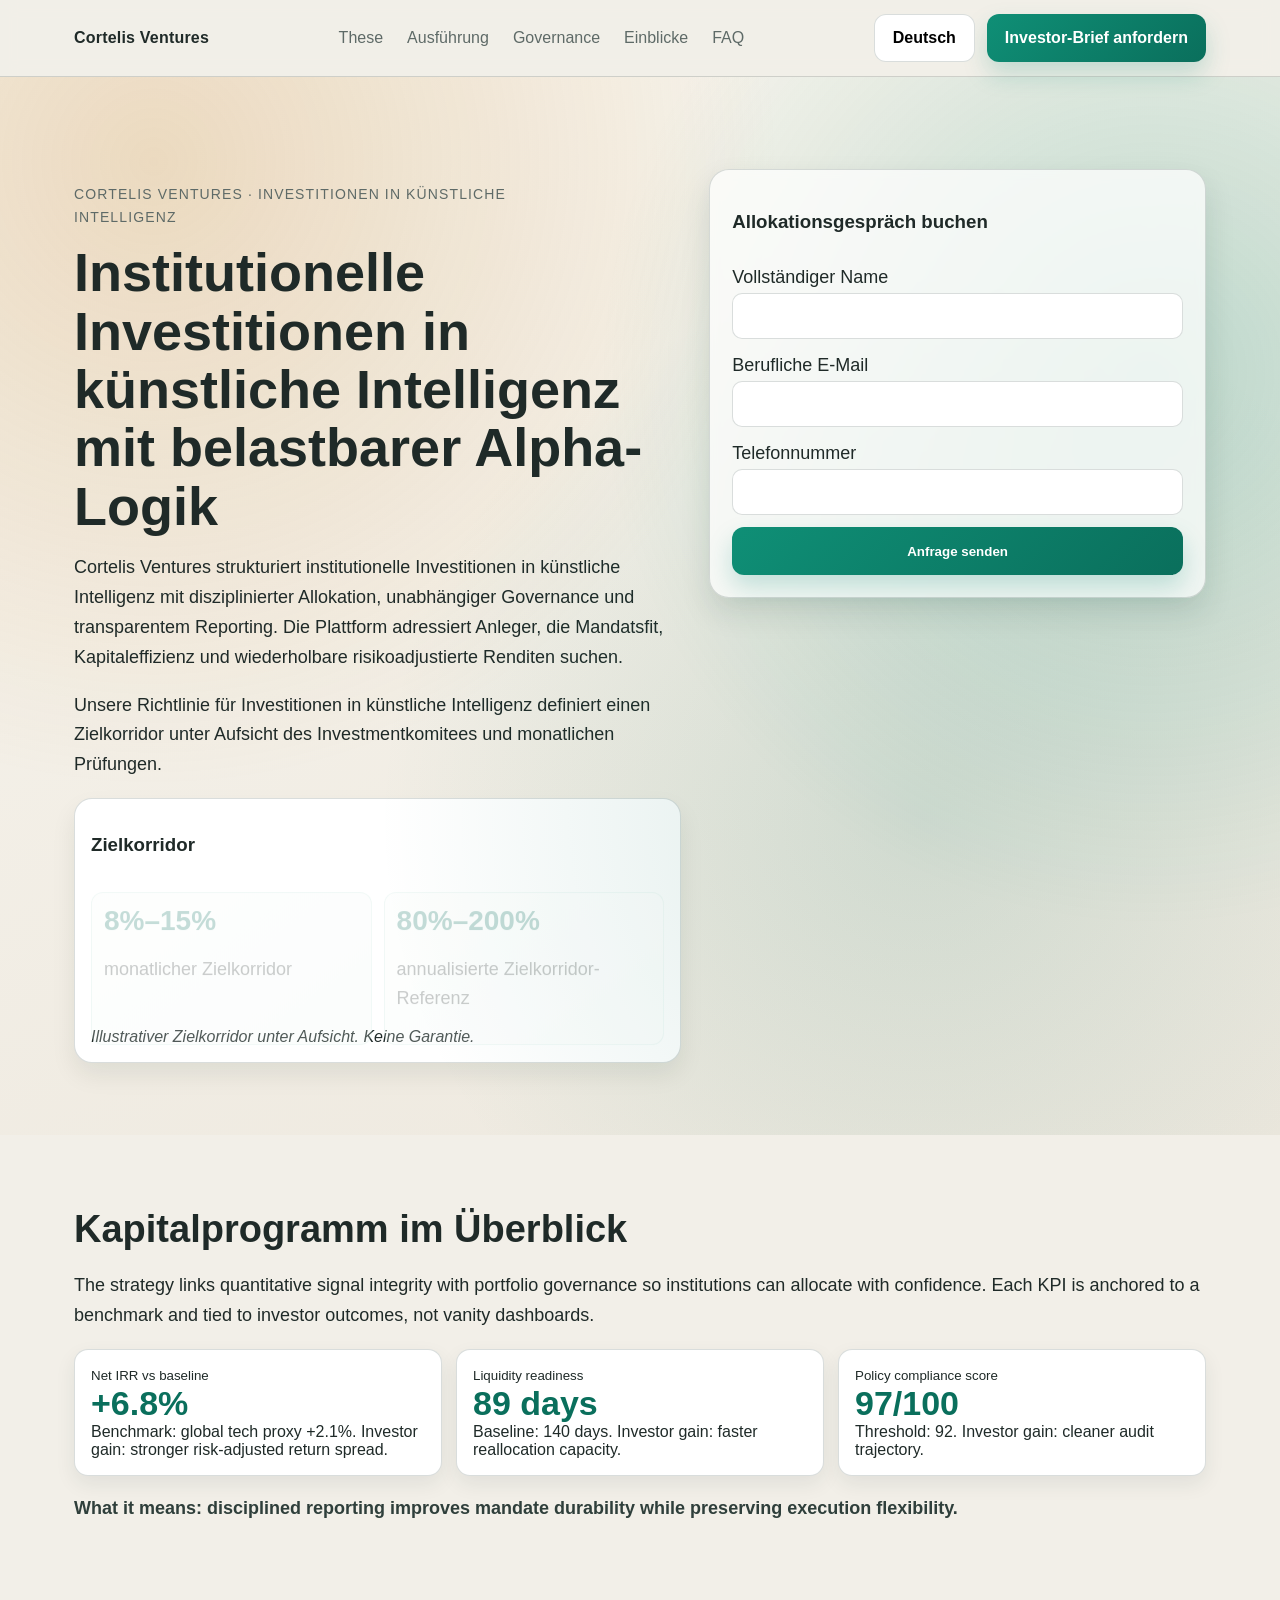
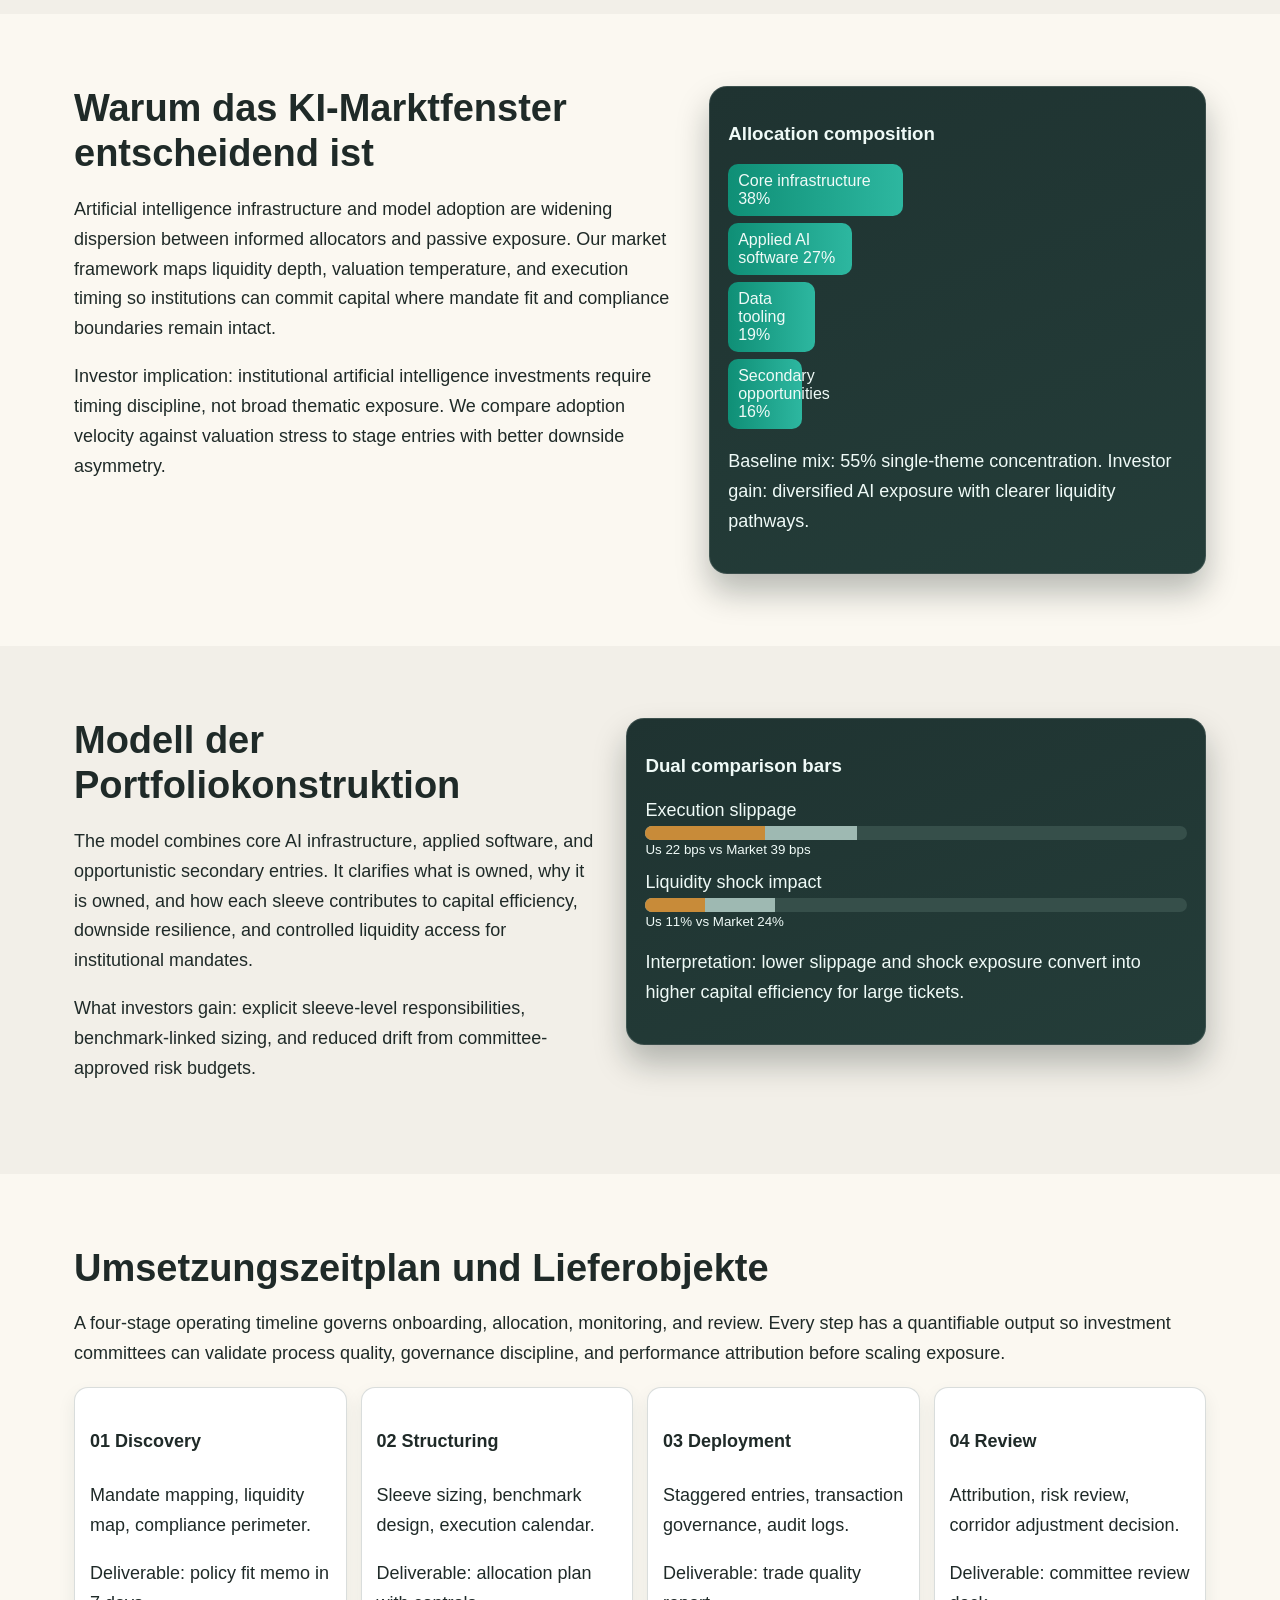
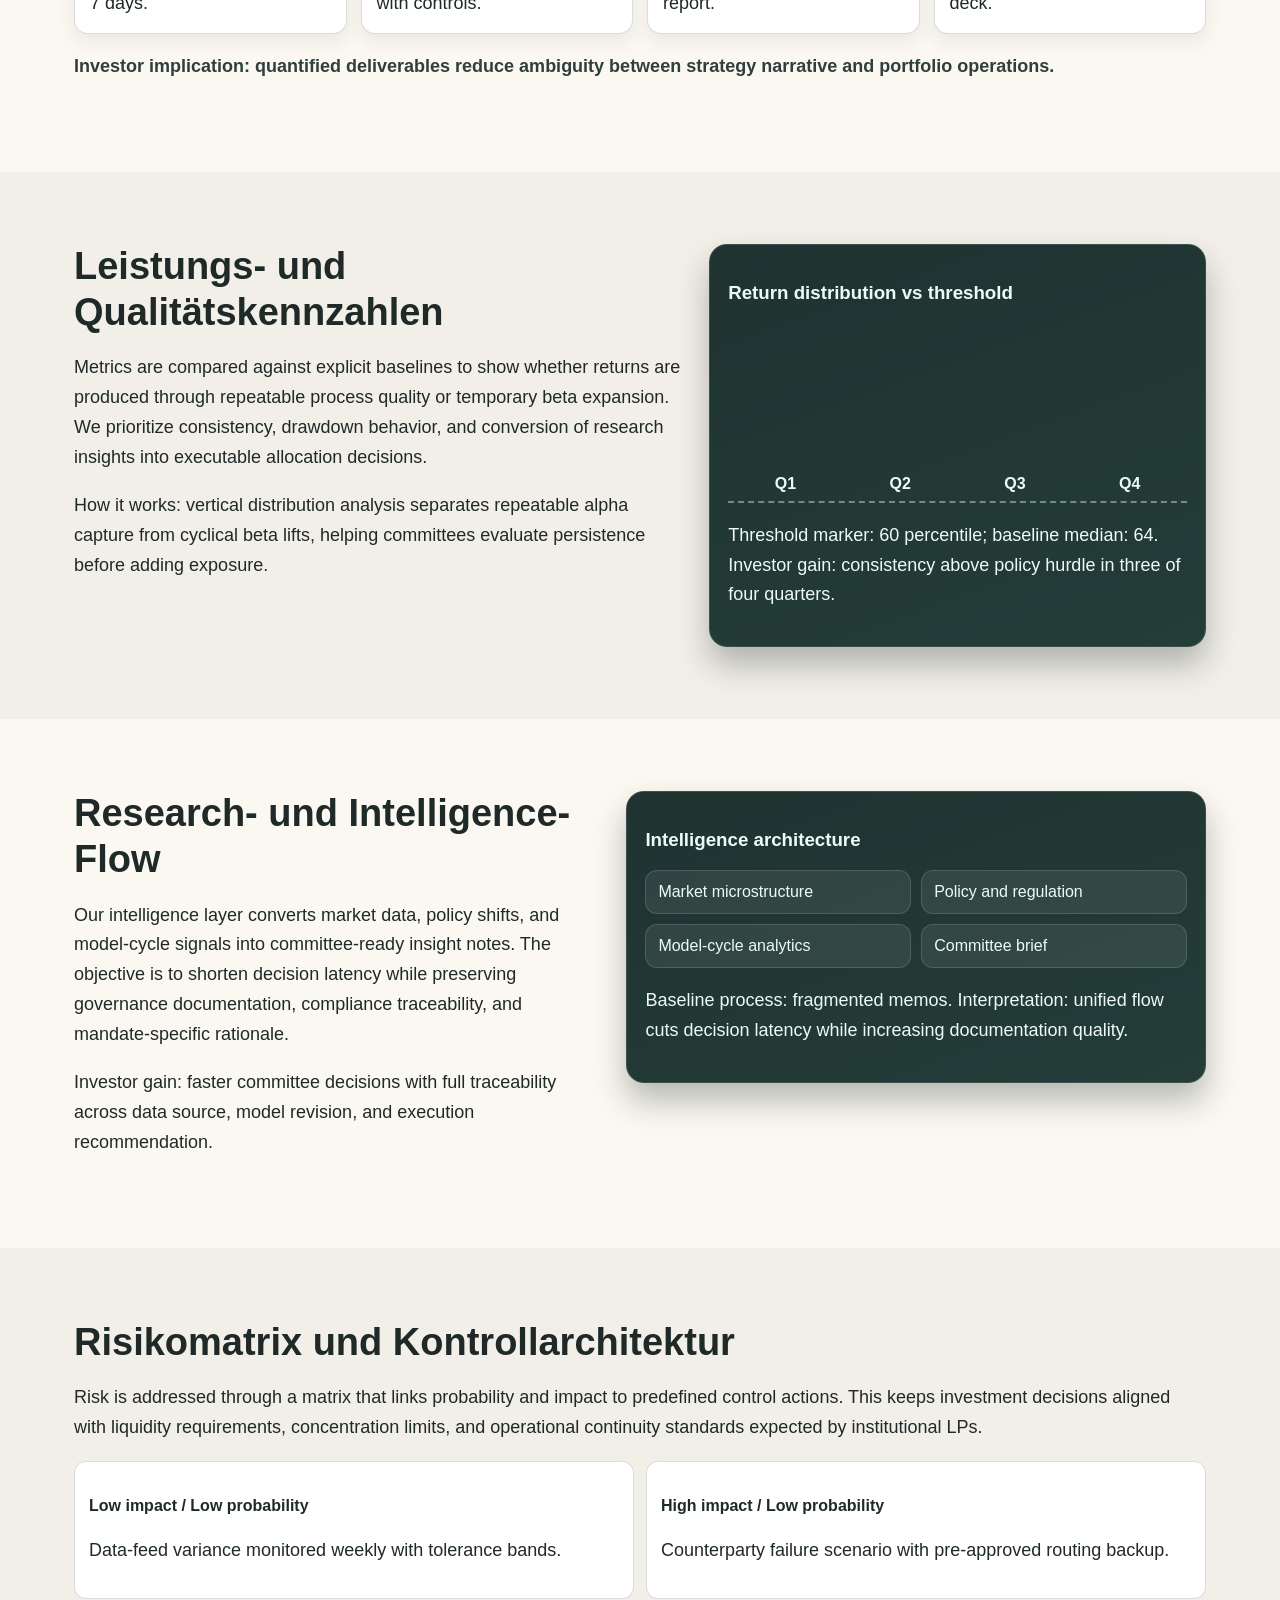
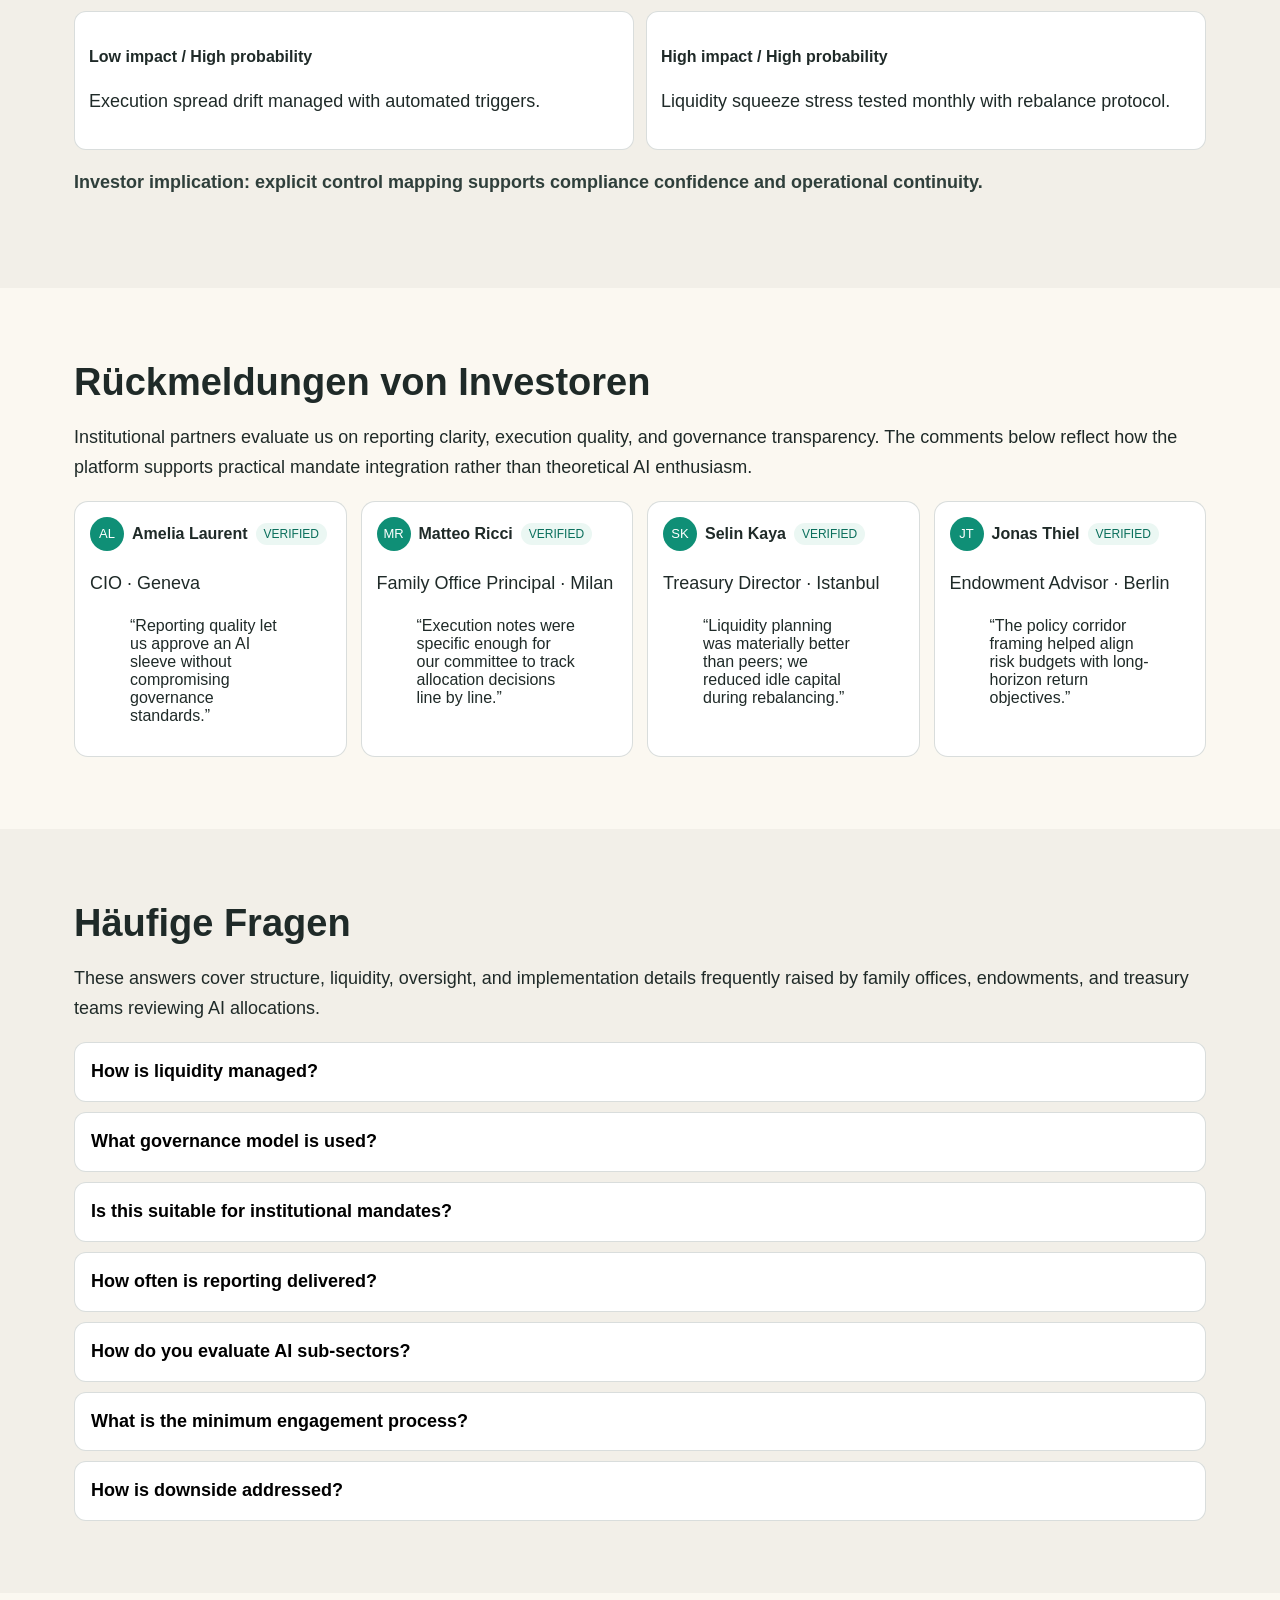
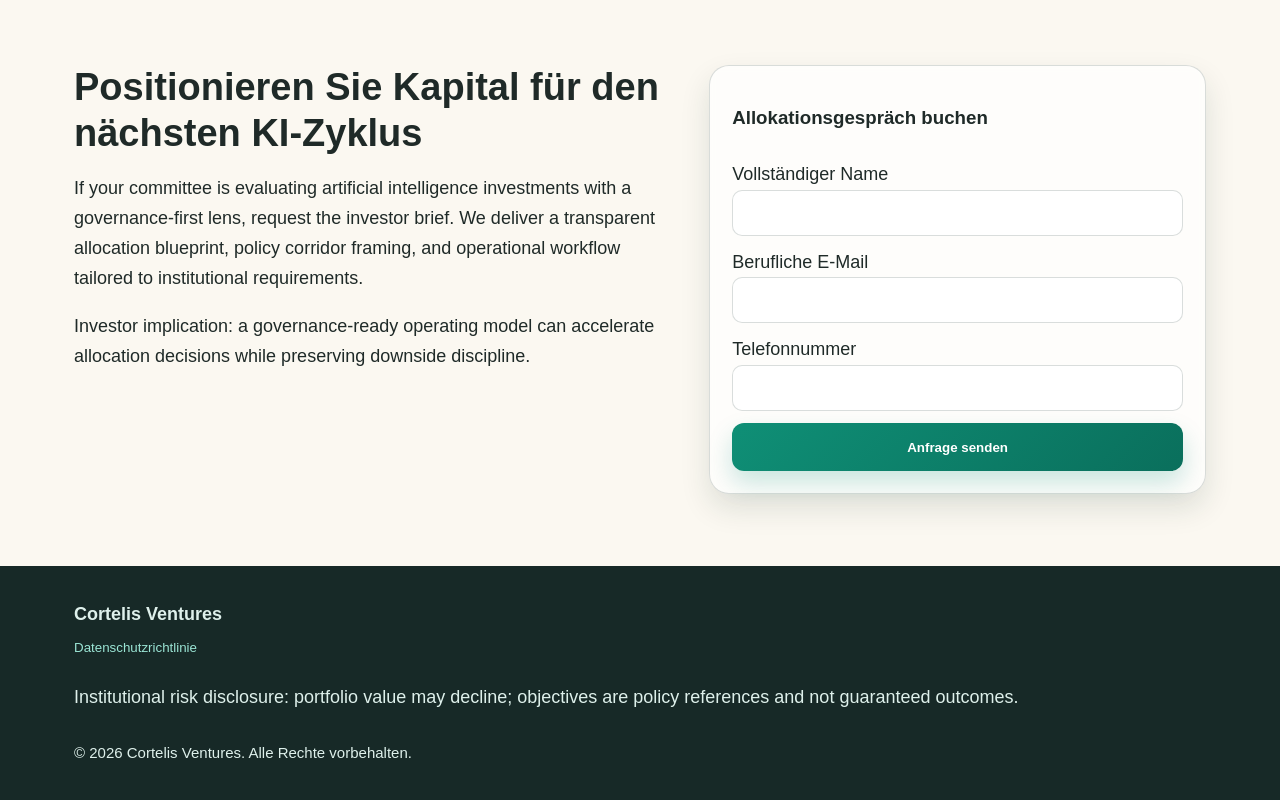
<file: de/index.html>
<!doctype html>
<html lang="de-DE">
<head>
<meta charset="utf-8">
<meta name="viewport" content="width=device-width, initial-scale=1">
<title>Cortelis Ventures | Institutionelle KI-Investments</title>
<meta name="description" content="Institutionelle KI-Investments von Cortelis Ventures mit Governance-orientierter Ausführung, Liquiditätsplanung und risikoadjustierter Allokation.">
<link rel="canonical" href="https://cortelisventures.com/de/index.html">
<link rel="alternate" hreflang="en" href="https://cortelisventures.com/index.html">
<link rel="alternate" hreflang="de" href="https://cortelisventures.com/de/index.html">
<link rel="alternate" hreflang="fr" href="https://cortelisventures.com/fr/index.html">
<link rel="alternate" hreflang="es" href="https://cortelisventures.com/es/index.html">
<link rel="alternate" hreflang="it" href="https://cortelisventures.com/it/index.html">
<link rel="alternate" hreflang="tr" href="https://cortelisventures.com/tr/index.html">
<link rel="alternate" hreflang="pt" href="https://cortelisventures.com/pt/index.html">
<link rel="alternate" hreflang="jp" href="https://cortelisventures.com/jp/index.html">
<link rel="alternate" hreflang="sk" href="https://cortelisventures.com/sk/index.html">
<link rel="alternate" hreflang="be" href="https://cortelisventures.com/be/index.html">
<meta property="og:title" content="Cortelis Ventures | Institutionelle KI-Investments">
<meta property="og:description" content="Institutionelle KI-Investments von Cortelis Ventures mit Governance-orientierter Ausführung, Liquiditätsplanung und risikoadjustierter Allokation.">
<meta property="og:type" content="website">
<meta property="og:url" content="https://cortelisventures.com/de/index.html">
<meta name="twitter:card" content="summary_large_image">
<meta name="twitter:title" content="Cortelis Ventures | Institutionelle KI-Investments">
<meta name="twitter:description" content="Institutionelle KI-Investments von Cortelis Ventures mit Governance-orientierter Ausführung, Liquiditätsplanung und risikoadjustierter Allokation.">
<link rel="stylesheet" href="../assets/style.css">
<script defer src="../assets/app.js"></script>
</head>
<body>
<header class="site-header">
  <div class="container nav-wrap">
    <a class="brand" href="../index.html">Cortelis Ventures</a>
    <nav class="desktop-nav" aria-label="Primary navigation">
      <a href="#market">These</a><a href="#process">Ausführung</a><a href="#risk">Governance</a><a href="#insights">Einblicke</a><a href="#faq">FAQ</a>
    </nav>
    <div class="head-actions">
      <div class="lang-menu" data-lang>
        <button class="btn btn-ghost lang-current" aria-expanded="false">Deutsch</button>
        <div class="lang-list"><a href="../index.html"><svg viewBox="0 0 24 24" aria-hidden="true"><circle cx="12" cy="12" r="10"></circle></svg><span>English</span></a>
<a href="../de/index.html"><svg viewBox="0 0 24 24" aria-hidden="true"><circle cx="12" cy="12" r="10"></circle></svg><span>Deutsch</span></a>
<a href="../fr/index.html"><svg viewBox="0 0 24 24" aria-hidden="true"><circle cx="12" cy="12" r="10"></circle></svg><span>Français</span></a>
<a href="../es/index.html"><svg viewBox="0 0 24 24" aria-hidden="true"><circle cx="12" cy="12" r="10"></circle></svg><span>Español</span></a>
<a href="../it/index.html"><svg viewBox="0 0 24 24" aria-hidden="true"><circle cx="12" cy="12" r="10"></circle></svg><span>Italiano</span></a>
<a href="../tr/index.html"><svg viewBox="0 0 24 24" aria-hidden="true"><circle cx="12" cy="12" r="10"></circle></svg><span>Türkçe</span></a>
<a href="../pt/index.html"><svg viewBox="0 0 24 24" aria-hidden="true"><circle cx="12" cy="12" r="10"></circle></svg><span>Português</span></a>
<a href="../jp/index.html"><svg viewBox="0 0 24 24" aria-hidden="true"><circle cx="12" cy="12" r="10"></circle></svg><span>日本語</span></a>
<a href="../sk/index.html"><svg viewBox="0 0 24 24" aria-hidden="true"><circle cx="12" cy="12" r="10"></circle></svg><span>Slovenčina</span></a>
<a href="../be/index.html"><svg viewBox="0 0 24 24" aria-hidden="true"><circle cx="12" cy="12" r="10"></circle></svg><span>Belgium</span></a></div>
      </div>
      <a class="btn btn-primary" href="#lead-form">Investor-Brief anfordern</a>
      <button class="burger" aria-label="Menu" aria-expanded="false" data-open-drawer><span></span><span></span><span></span></button>
    </div>
  </div>
</header>
<div class="drawer" data-drawer aria-hidden="true">
  <div class="drawer-panel" role="dialog" aria-modal="true" aria-label="Mobile menu">
    <button class="drawer-close" data-close-drawer aria-label="Close menu">×</button>
    <nav class="drawer-nav"><a href="#market">These</a><a href="#process">Ausführung</a><a href="#risk">Governance</a><a href="#insights">Einblicke</a><a href="#faq">FAQ</a></nav>
    <div class="lang-menu" data-lang><button class="btn btn-ghost lang-current" aria-expanded="false">Deutsch</button><div class="lang-list"><a href="../index.html"><svg viewBox="0 0 24 24" aria-hidden="true"><circle cx="12" cy="12" r="10"></circle></svg><span>English</span></a>
<a href="../de/index.html"><svg viewBox="0 0 24 24" aria-hidden="true"><circle cx="12" cy="12" r="10"></circle></svg><span>Deutsch</span></a>
<a href="../fr/index.html"><svg viewBox="0 0 24 24" aria-hidden="true"><circle cx="12" cy="12" r="10"></circle></svg><span>Français</span></a>
<a href="../es/index.html"><svg viewBox="0 0 24 24" aria-hidden="true"><circle cx="12" cy="12" r="10"></circle></svg><span>Español</span></a>
<a href="../it/index.html"><svg viewBox="0 0 24 24" aria-hidden="true"><circle cx="12" cy="12" r="10"></circle></svg><span>Italiano</span></a>
<a href="../tr/index.html"><svg viewBox="0 0 24 24" aria-hidden="true"><circle cx="12" cy="12" r="10"></circle></svg><span>Türkçe</span></a>
<a href="../pt/index.html"><svg viewBox="0 0 24 24" aria-hidden="true"><circle cx="12" cy="12" r="10"></circle></svg><span>Português</span></a>
<a href="../jp/index.html"><svg viewBox="0 0 24 24" aria-hidden="true"><circle cx="12" cy="12" r="10"></circle></svg><span>日本語</span></a>
<a href="../sk/index.html"><svg viewBox="0 0 24 24" aria-hidden="true"><circle cx="12" cy="12" r="10"></circle></svg><span>Slovenčina</span></a>
<a href="../be/index.html"><svg viewBox="0 0 24 24" aria-hidden="true"><circle cx="12" cy="12" r="10"></circle></svg><span>Belgium</span></a></div></div>
    <a class="btn btn-primary" href="#lead-form">Investor-Brief anfordern</a>
  </div>
</div>
<main>
<section class="hero"><div class="glow"></div><div class="container hero-grid"><div><p class="eyebrow">Cortelis Ventures · Investitionen in künstliche Intelligenz</p><h1>Institutionelle Investitionen in künstliche Intelligenz mit belastbarer Alpha-Logik</h1><p>Cortelis Ventures strukturiert institutionelle Investitionen in künstliche Intelligenz mit disziplinierter Allokation, unabhängiger Governance und transparentem Reporting. Die Plattform adressiert Anleger, die Mandatsfit, Kapitaleffizienz und wiederholbare risikoadjustierte Renditen suchen.</p><p>Unsere Richtlinie für Investitionen in künstliche Intelligenz definiert einen Zielkorridor unter Aufsicht des Investmentkomitees und monatlichen Prüfungen.</p><div class="corridor"><h3>Zielkorridor</h3><div class="corr-grid"><article><small>8%–15%</small><p>monatlicher Zielkorridor</p></article><article><small>80%–200%</small><p>annualisierte Zielkorridor-Referenz</p></article></div><em>Illustrativer Zielkorridor unter Aufsicht. Keine Garantie.</em></div></div>
<form id="lead-form" class="lead-form"><h3>Allokationsgespräch buchen</h3><label>Vollständiger Name<input required></label><label>Berufliche E-Mail<input type="email" required></label><label>Telefonnummer<input type="tel" required></label><button class="btn btn-primary" type="submit">Anfrage senden</button></form></div></section>
<section class="kpi"><div class="container"><h2>Kapitalprogramm im Überblick</h2><p>The strategy links quantitative signal integrity with portfolio governance so institutions can allocate with confidence. Each KPI is anchored to a benchmark and tied to investor outcomes, not vanity dashboards.</p><div class="kpi-strip"><article><small>Net IRR vs baseline</small><strong>+6.8%</strong><span>Benchmark: global tech proxy +2.1%. Investor gain: stronger risk-adjusted return spread.</span></article><article><small>Liquidity readiness</small><strong>89 days</strong><span>Baseline: 140 days. Investor gain: faster reallocation capacity.</span></article><article><small>Policy compliance score</small><strong>97/100</strong><span>Threshold: 92. Investor gain: cleaner audit trajectory.</span></article></div><p class="meaning">What it means: disciplined reporting improves mandate durability while preserving execution flexibility.</p></div></section>
<section id="market" class="market alt"><div class="container split"><div><h2>Warum das KI-Marktfenster entscheidend ist</h2><p>Artificial intelligence infrastructure and model adoption are widening dispersion between informed allocators and passive exposure. Our market framework maps liquidity depth, valuation temperature, and execution timing so institutions can commit capital where mandate fit and compliance boundaries remain intact.</p><p>Investor implication: institutional artificial intelligence investments require timing discipline, not broad thematic exposure. We compare adoption velocity against valuation stress to stage entries with better downside asymmetry.</p></div><div class="visual alloc"><h3>Allocation composition</h3><div class="stack"><span style="--w:38%">Core infrastructure 38%</span><span style="--w:27%">Applied AI software 27%</span><span style="--w:19%">Data tooling 19%</span><span style="--w:16%">Secondary opportunities 16%</span></div><p>Baseline mix: 55% single-theme concentration. Investor gain: diversified AI exposure with clearer liquidity pathways.</p></div></div></section>
<section class="model"><div class="container split rev"><div><h2>Modell der Portfoliokonstruktion</h2><p>The model combines core AI infrastructure, applied software, and opportunistic secondary entries. It clarifies what is owned, why it is owned, and how each sleeve contributes to capital efficiency, downside resilience, and controlled liquidity access for institutional mandates.</p><p>What investors gain: explicit sleeve-level responsibilities, benchmark-linked sizing, and reduced drift from committee-approved risk budgets.</p></div><div class="visual compare"><h3>Dual comparison bars</h3><div class="bars"><div><label>Execution slippage</label><b style="--a:22%;--b:39%"><i></i></b><small>Us 22 bps vs Market 39 bps</small></div><div><label>Liquidity shock impact</label><b style="--a:11%;--b:24%"><i></i></b><small>Us 11% vs Market 24%</small></div></div><p>Interpretation: lower slippage and shock exposure convert into higher capital efficiency for large tickets.</p></div></div></section>
<section id="process" class="process alt"><div class="container"><h2>Umsetzungszeitplan und Lieferobjekte</h2><p>A four-stage operating timeline governs onboarding, allocation, monitoring, and review. Every step has a quantifiable output so investment committees can validate process quality, governance discipline, and performance attribution before scaling exposure.</p><ol class="timeline"><li><h4>01 Discovery</h4><p>Mandate mapping, liquidity map, compliance perimeter.</p><span>Deliverable: policy fit memo in 7 days.</span></li><li><h4>02 Structuring</h4><p>Sleeve sizing, benchmark design, execution calendar.</p><span>Deliverable: allocation plan with controls.</span></li><li><h4>03 Deployment</h4><p>Staggered entries, transaction governance, audit logs.</p><span>Deliverable: trade quality report.</span></li><li><h4>04 Review</h4><p>Attribution, risk review, corridor adjustment decision.</p><span>Deliverable: committee review deck.</span></li></ol><p class="meaning">Investor implication: quantified deliverables reduce ambiguity between strategy narrative and portfolio operations.</p></div></section>
<section class="metrics"><div class="container split"><div><h2>Leistungs- und Qualitätskennzahlen</h2><p>Metrics are compared against explicit baselines to show whether returns are produced through repeatable process quality or temporary beta expansion. We prioritize consistency, drawdown behavior, and conversion of research insights into executable allocation decisions.</p><p>How it works: vertical distribution analysis separates repeatable alpha capture from cyclical beta lifts, helping committees evaluate persistence before adding exposure.</p></div><div class="visual dist"><h3>Return distribution vs threshold</h3><div class="vbars"><span><i style="height:72%"></i><b>Q1</b></span><span><i style="height:81%"></i><b>Q2</b></span><span><i style="height:67%"></i><b>Q3</b></span><span><i style="height:88%"></i><b>Q4</b></span></div><p>Threshold marker: 60 percentile; baseline median: 64. Investor gain: consistency above policy hurdle in three of four quarters.</p></div></div></section>
<section id="insights" class="insights alt"><div class="container split rev"><div><h2>Research- und Intelligence-Flow</h2><p>Our intelligence layer converts market data, policy shifts, and model-cycle signals into committee-ready insight notes. The objective is to shorten decision latency while preserving governance documentation, compliance traceability, and mandate-specific rationale.</p><p>Investor gain: faster committee decisions with full traceability across data source, model revision, and execution recommendation.</p></div><div class="visual flow"><h3>Intelligence architecture</h3><div class="nodes"><span>Market microstructure</span><span>Policy and regulation</span><span>Model-cycle analytics</span><span>Committee brief</span></div><p>Baseline process: fragmented memos. Interpretation: unified flow cuts decision latency while increasing documentation quality.</p></div></div></section>
<section id="risk" class="risk"><div class="container"><h2>Risikomatrix und Kontrollarchitektur</h2><p>Risk is addressed through a matrix that links probability and impact to predefined control actions. This keeps investment decisions aligned with liquidity requirements, concentration limits, and operational continuity standards expected by institutional LPs.</p><div class="matrix"><article><h4>Low impact / Low probability</h4><p>Data-feed variance monitored weekly with tolerance bands.</p></article><article><h4>High impact / Low probability</h4><p>Counterparty failure scenario with pre-approved routing backup.</p></article><article><h4>Low impact / High probability</h4><p>Execution spread drift managed with automated triggers.</p></article><article><h4>High impact / High probability</h4><p>Liquidity squeeze stress tested monthly with rebalance protocol.</p></article></div><p class="meaning">Investor implication: explicit control mapping supports compliance confidence and operational continuity.</p></div></section>
<section class="reviews alt"><div class="container"><h2>Rückmeldungen von Investoren</h2><p>Institutional partners evaluate us on reporting clarity, execution quality, and governance transparency. The comments below reflect how the platform supports practical mandate integration rather than theoretical AI enthusiasm.</p><div class="review-grid"><article class="review"><div class="rhead"><span class="avatar">AL</span><strong>Amelia Laurent</strong><em>VERIFIED</em></div><p class="rmeta">CIO · Geneva</p><blockquote>“Reporting quality let us approve an AI sleeve without compromising governance standards.”</blockquote></article><article class="review"><div class="rhead"><span class="avatar">MR</span><strong>Matteo Ricci</strong><em>VERIFIED</em></div><p class="rmeta">Family Office Principal · Milan</p><blockquote>“Execution notes were specific enough for our committee to track allocation decisions line by line.”</blockquote></article><article class="review"><div class="rhead"><span class="avatar">SK</span><strong>Selin Kaya</strong><em>VERIFIED</em></div><p class="rmeta">Treasury Director · Istanbul</p><blockquote>“Liquidity planning was materially better than peers; we reduced idle capital during rebalancing.”</blockquote></article><article class="review"><div class="rhead"><span class="avatar">JT</span><strong>Jonas Thiel</strong><em>VERIFIED</em></div><p class="rmeta">Endowment Advisor · Berlin</p><blockquote>“The policy corridor framing helped align risk budgets with long-horizon return objectives.”</blockquote></article></div></div></section>
<section id="faq" class="faq"><div class="container"><h2>Häufige Fragen</h2><p>These answers cover structure, liquidity, oversight, and implementation details frequently raised by family offices, endowments, and treasury teams reviewing AI allocations.</p><div class="faq-list"><article class="faq-item"><button aria-expanded="true">How is liquidity managed?</button><div><p>We classify assets by expected exit depth and apply staged execution windows. Baseline liquidity stress assumptions are updated monthly; investor gain is fewer forced exits during volatility.</p></div></article><article class="faq-item"><button aria-expanded="false">What governance model is used?</button><div><p>An investment committee, independent risk chair, and execution lead sign every allocation change. This three-point control model supports compliance and auditability.</p></div></article><article class="faq-item"><button aria-expanded="false">Is this suitable for institutional mandates?</button><div><p>Yes. The framework is designed for mandate fit, reporting rigor, and risk budget discipline expected by endowments, family offices, and treasury teams.</p></div></article><article class="faq-item"><button aria-expanded="false">How often is reporting delivered?</button><div><p>A monthly institutional packet includes attribution, liquidity status, corridor adherence, and governance exceptions with remediation actions.</p></div></article><article class="faq-item"><button aria-expanded="false">How do you evaluate AI sub-sectors?</button><div><p>We score each segment on adoption, margin resilience, policy sensitivity, and execution capacity before approving exposure sizing.</p></div></article><article class="faq-item"><button aria-expanded="false">What is the minimum engagement process?</button><div><p>We begin with a policy fit diagnostic and deliver an allocation blueprint before any capital deployment recommendation.</p></div></article><article class="faq-item"><button aria-expanded="false">How is downside addressed?</button><div><p>Drawdown triggers, concentration caps, and scenario-based reallocation rules are pre-set, so response speed is not dependent on ad-hoc judgment.</p></div></article></div></div></section>
<section class="final-cta alt"><div class="container split"><div><h2>Positionieren Sie Kapital für den nächsten KI-Zyklus</h2><p>If your committee is evaluating artificial intelligence investments with a governance-first lens, request the investor brief. We deliver a transparent allocation blueprint, policy corridor framing, and operational workflow tailored to institutional requirements.</p><p>Investor implication: a governance-ready operating model can accelerate allocation decisions while preserving downside discipline.</p></div>
<form class="lead-form"><h3>Allokationsgespräch buchen</h3><label>Vollständiger Name<input required></label><label>Berufliche E-Mail<input type="email" required></label><label>Telefonnummer<input type="tel" required></label><button class="btn btn-primary" type="submit">Anfrage senden</button></form></div></section>
</main>
<footer><div class="container foot"><strong>Cortelis Ventures</strong><button class="link" data-open-privacy>Datenschutzrichtlinie</button><p>Institutional risk disclosure: portfolio value may decline; objectives are policy references and not guaranteed outcomes.</p><small>© 2026 Cortelis Ventures. Alle Rechte vorbehalten.</small></div></footer>
<div class="modal" data-privacy-modal aria-hidden="true"><div class="modal-panel" role="dialog" aria-modal="true" aria-label="Datenschutzrichtlinie"><button class="modal-x" data-close-privacy aria-label="Close">×</button><h2>Datenschutzrichtlinie</h2><div class="modal-body"><h3>Einleitung</h3><p>Cortelis Ventures processes information to deliver institutional briefings and allocation support.</p><h3>Datenerhebung</h3><p>We collect contact details, interaction logs, and committee communication preferences.</p><h3>Rechtsgrundlage</h3><p>Processing is based on consent, legitimate interest, and regulatory obligations.</p><h3>Cookies</h3><p>Operational and analytics cookies are used to maintain service quality and measure engagement.</p><h3>Speicherung</h3><p>Data is retained according to contractual, regulatory, and audit timelines.</p><h3>Weitergabe an Dritte</h3><p>Only vetted service providers under confidentiality and data-processing agreements may access limited data.</p><h3>Sicherheit</h3><p>Encryption, access controls, and incident protocols are implemented.</p><h3>Betroffenenrechte</h3><p>You may request access, correction, deletion, or processing limitation where applicable.</p><h3>Internationale Übermittlungen</h3><p>Cross-border transfers follow contractual safeguards and regional legal standards.</p><h3>Branchenspezifischer Risikohinweis</h3><p>Artificial intelligence investments include liquidity, valuation, and technology-cycle risks.</p><h3>Kontakt</h3><p>privacy@cortelisventures.com</p></div><div class="modal-foot"><button class="btn btn-ghost" data-close-privacy>Schließen</button></div></div></div>
<script type="application/ld+json">{"@context":"https://schema.org","@graph":[{"@type":"Organization","name":"Cortelis Ventures","url":"https://cortelisventures.com"},{"@type":"WebSite","name":"Cortelis Ventures","url":"https://cortelisventures.com"},{"@type":"FAQPage","mainEntity":[{"@type":"Question","name":"How is liquidity managed?","acceptedAnswer":{"@type":"Answer","text":"Through staged execution and monthly stress updates."}}]},{"@type":"Review","author":{"@type":"Person","name":"Amelia Laurent"},"reviewBody":"Reporting quality enabled governance-ready AI allocation decisions.","itemReviewed":{"@type":"Organization","name":"Cortelis Ventures"}}]}</script>
</body></html>
</file>
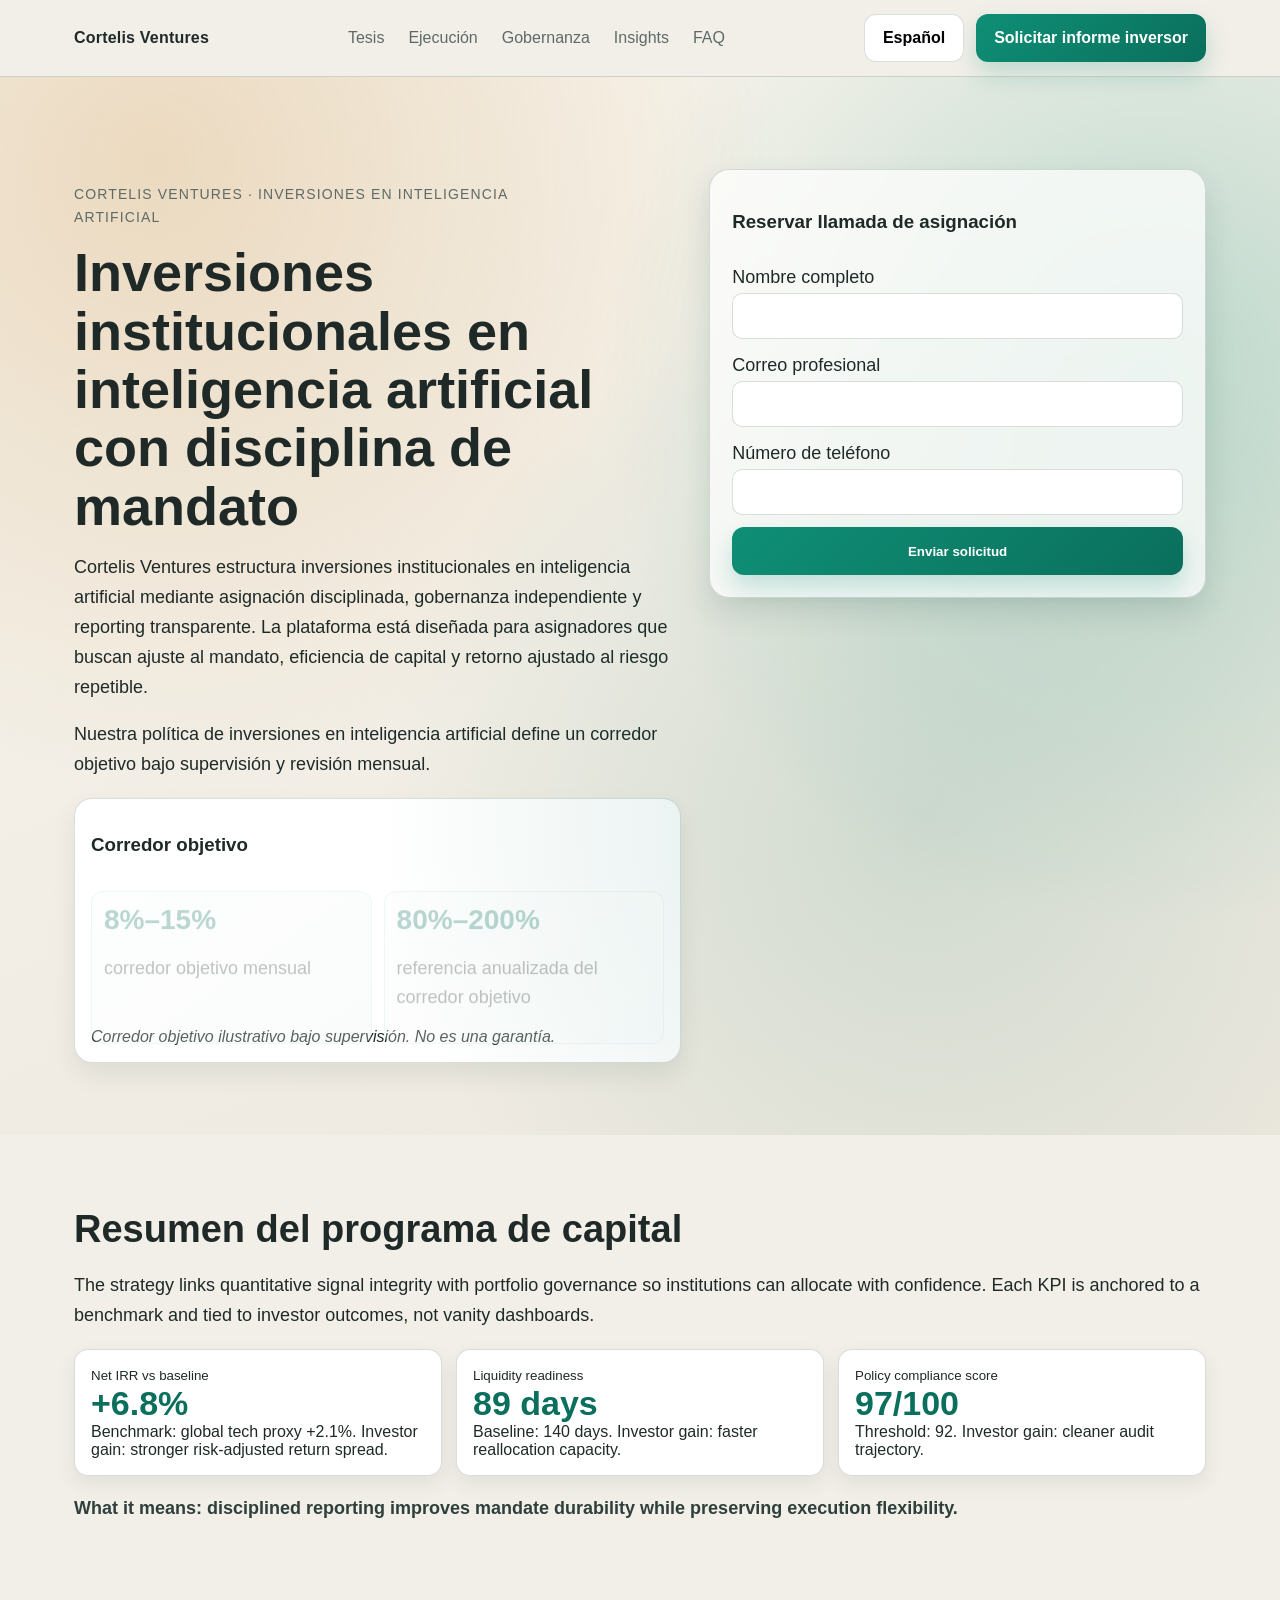
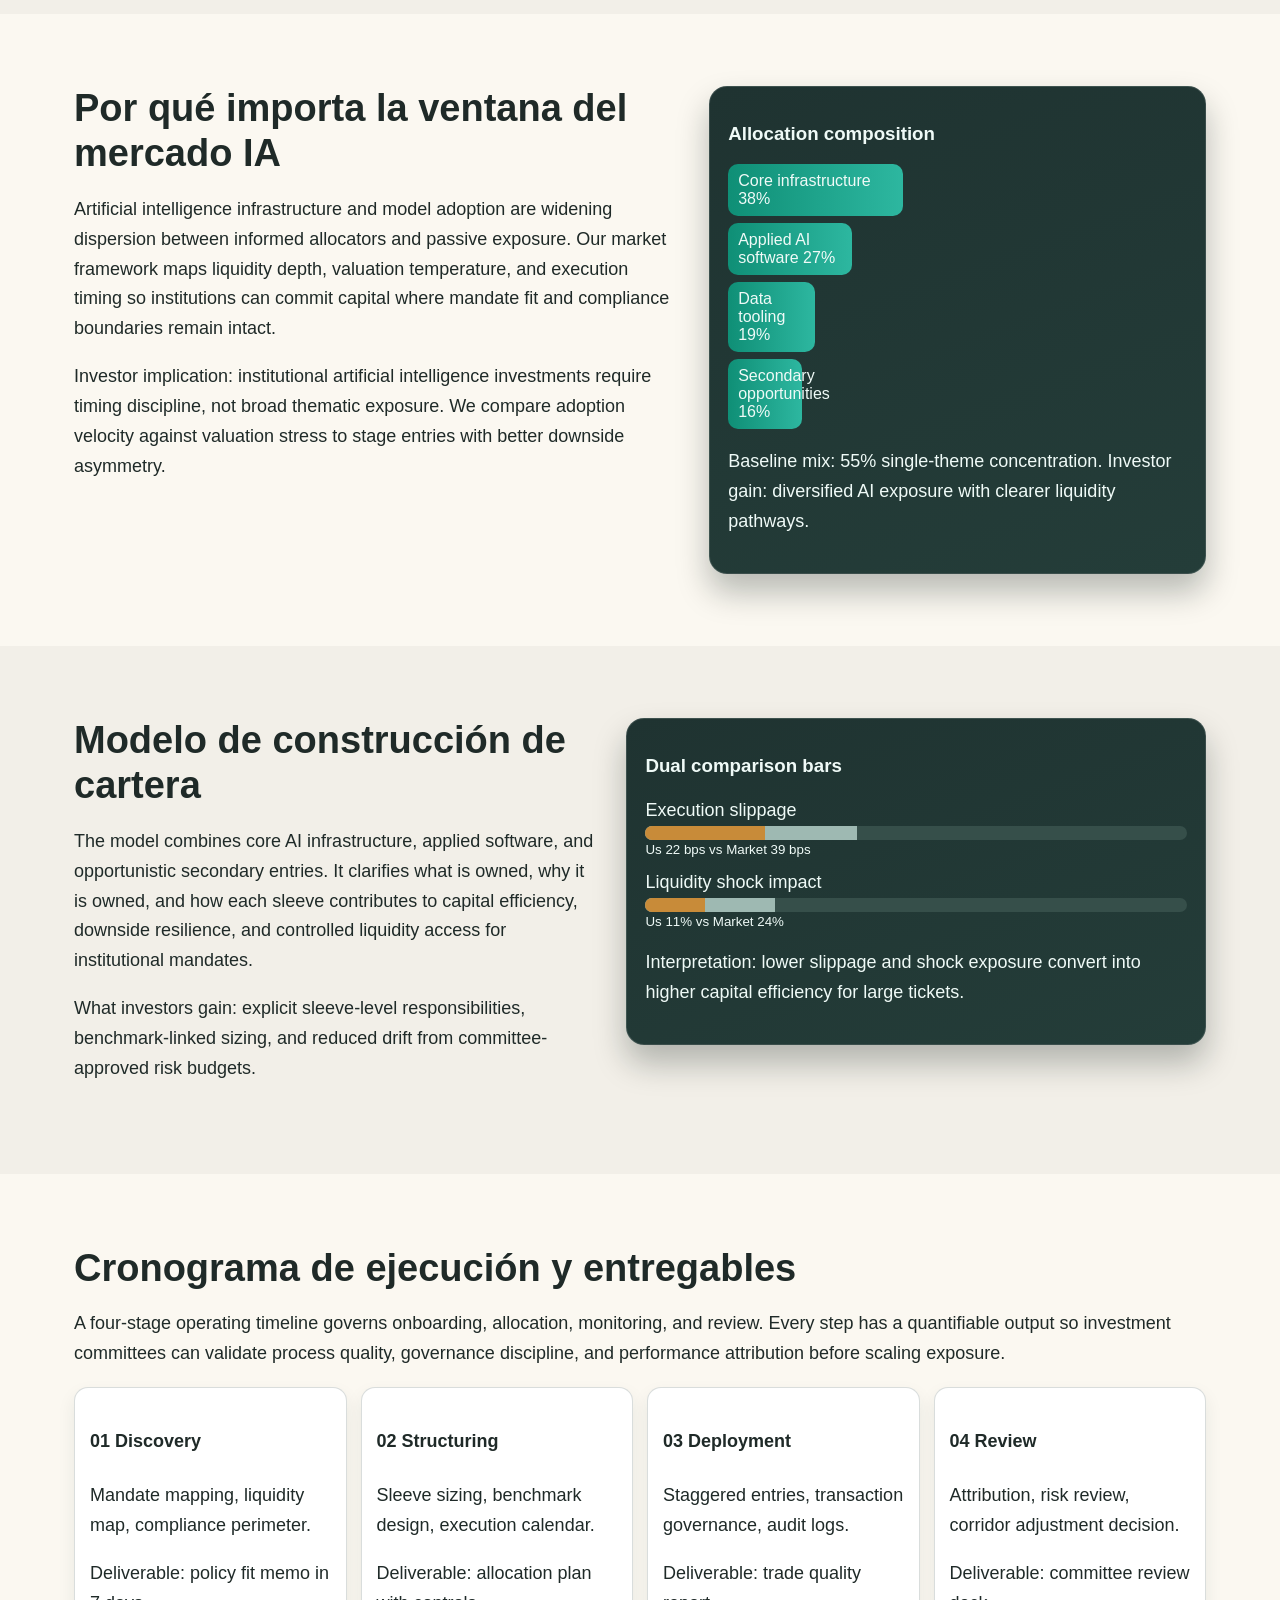
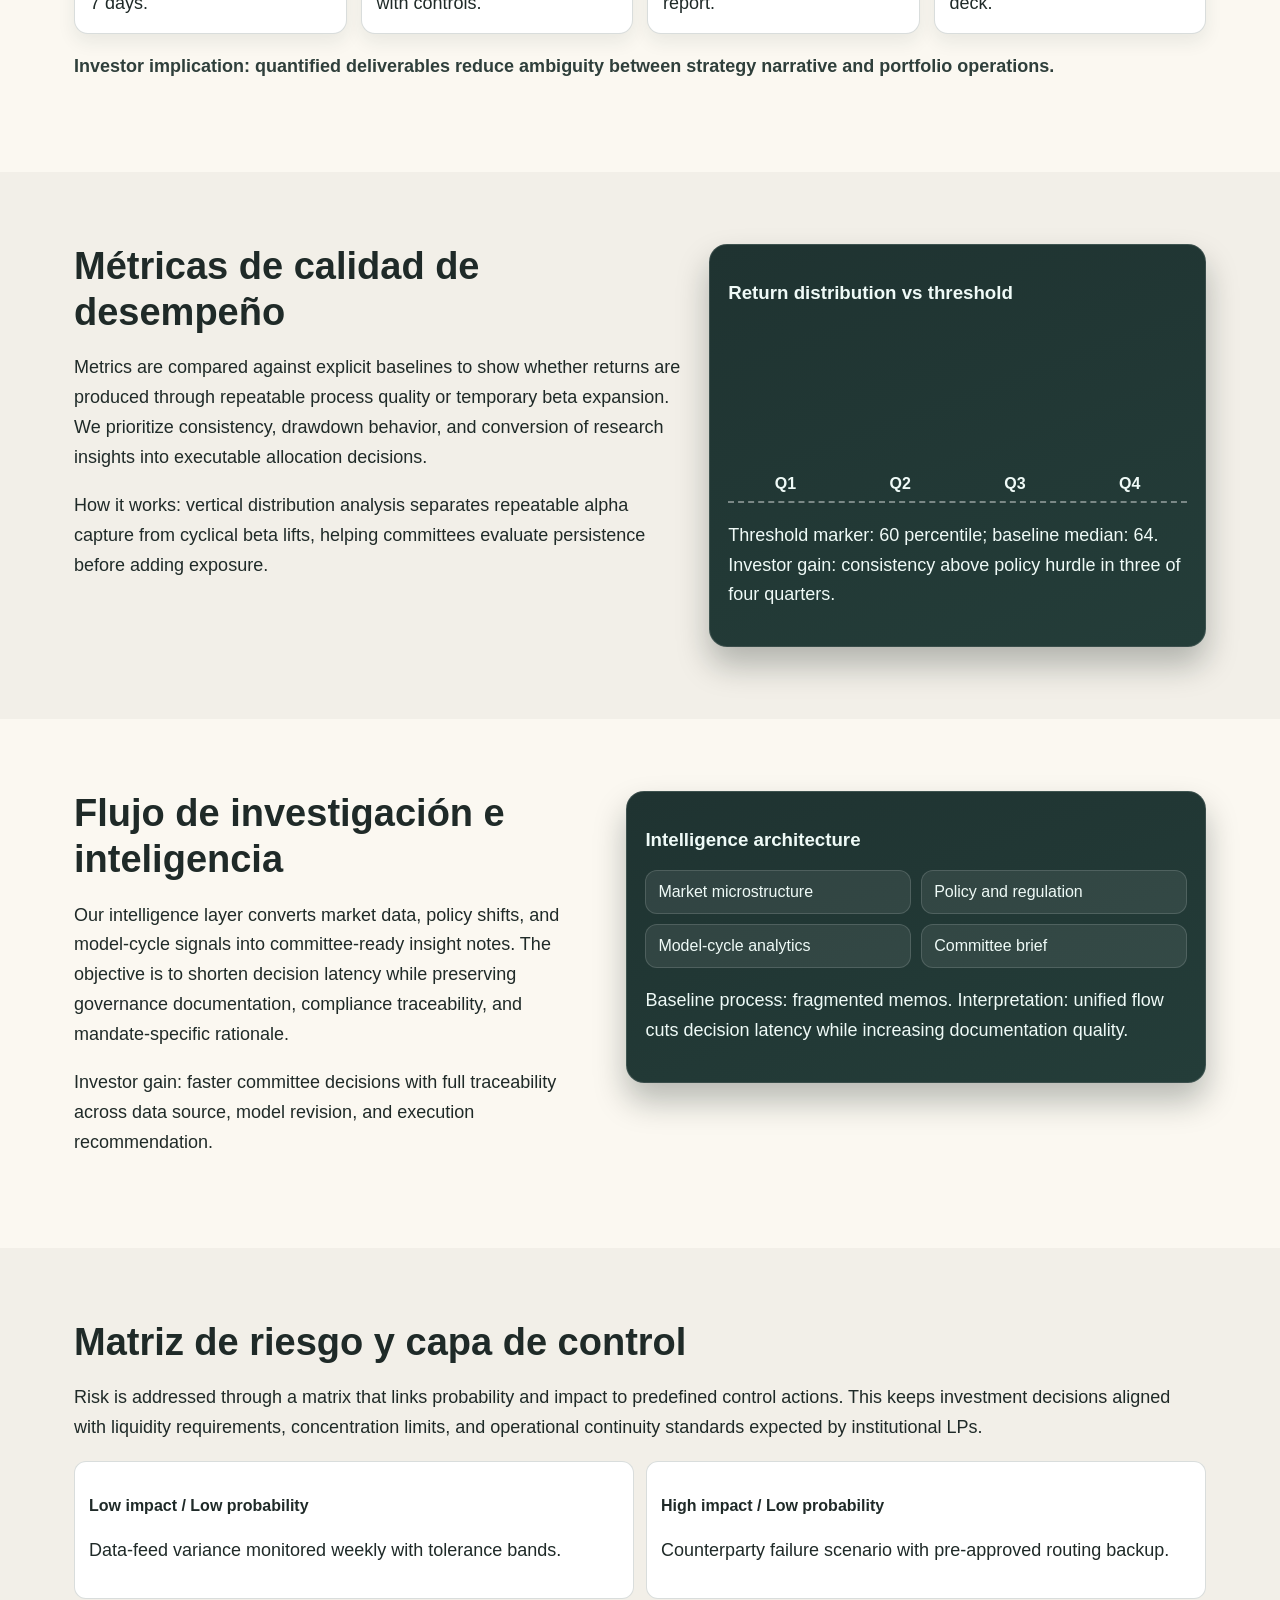
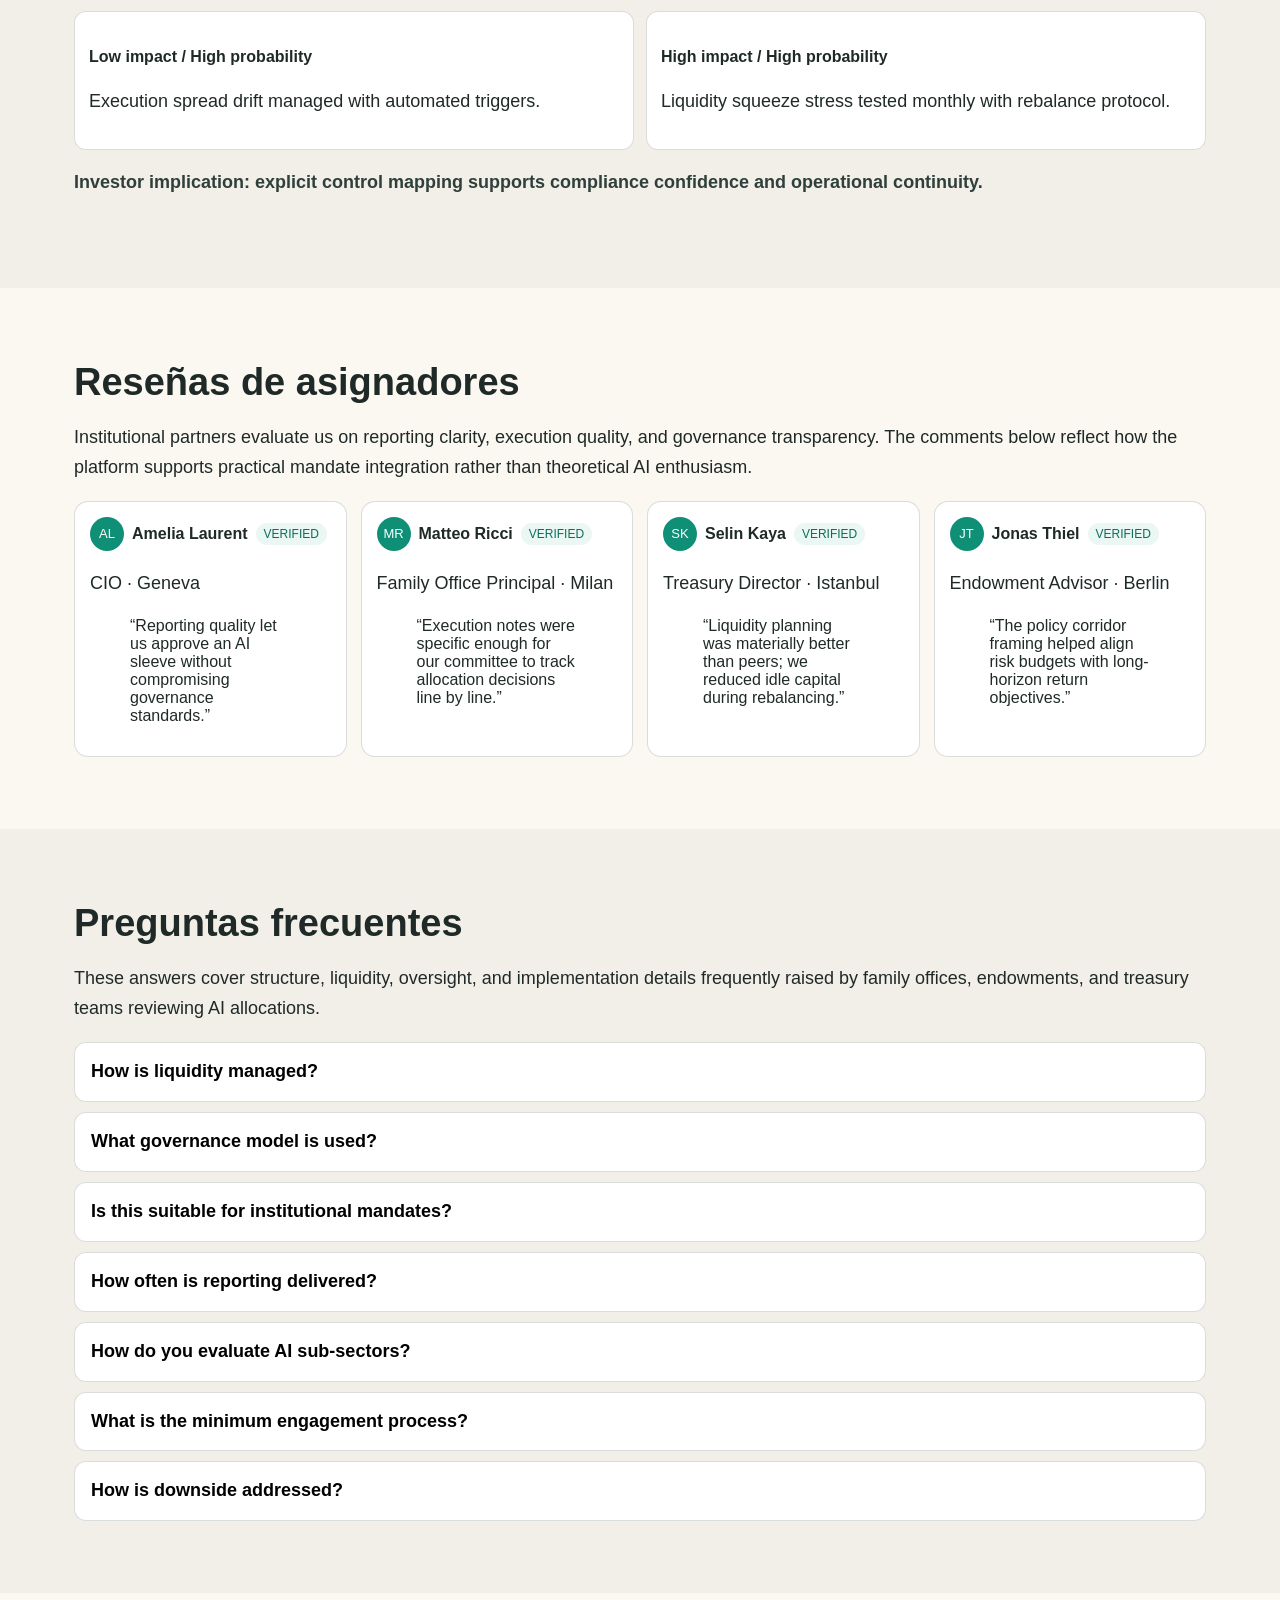
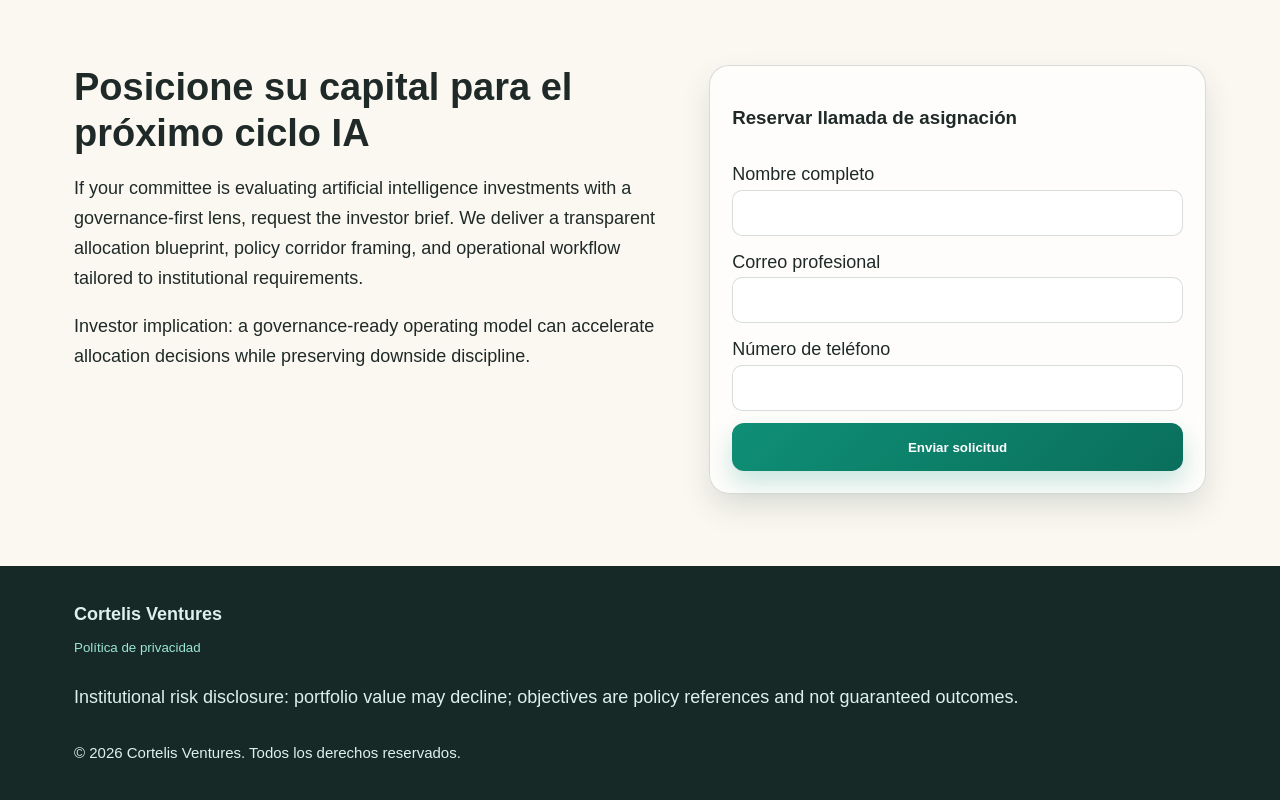
<file: es/index.html>
<!doctype html>
<html lang="es-ES">
<head>
<meta charset="utf-8">
<meta name="viewport" content="width=device-width, initial-scale=1">
<title>Cortelis Ventures | Inversiones institucionales en IA</title>
<meta name="description" content="Inversiones institucionales en IA de Cortelis Ventures con gobernanza, planificación de liquidez y ejecución orientada al retorno ajustado al riesgo.">
<link rel="canonical" href="https://cortelisventures.com/es/index.html">
<link rel="alternate" hreflang="en" href="https://cortelisventures.com/index.html">
<link rel="alternate" hreflang="de" href="https://cortelisventures.com/de/index.html">
<link rel="alternate" hreflang="fr" href="https://cortelisventures.com/fr/index.html">
<link rel="alternate" hreflang="es" href="https://cortelisventures.com/es/index.html">
<link rel="alternate" hreflang="it" href="https://cortelisventures.com/it/index.html">
<link rel="alternate" hreflang="tr" href="https://cortelisventures.com/tr/index.html">
<link rel="alternate" hreflang="pt" href="https://cortelisventures.com/pt/index.html">
<link rel="alternate" hreflang="jp" href="https://cortelisventures.com/jp/index.html">
<link rel="alternate" hreflang="sk" href="https://cortelisventures.com/sk/index.html">
<link rel="alternate" hreflang="be" href="https://cortelisventures.com/be/index.html">
<meta property="og:title" content="Cortelis Ventures | Inversiones institucionales en IA">
<meta property="og:description" content="Inversiones institucionales en IA de Cortelis Ventures con gobernanza, planificación de liquidez y ejecución orientada al retorno ajustado al riesgo.">
<meta property="og:type" content="website">
<meta property="og:url" content="https://cortelisventures.com/es/index.html">
<meta name="twitter:card" content="summary_large_image">
<meta name="twitter:title" content="Cortelis Ventures | Inversiones institucionales en IA">
<meta name="twitter:description" content="Inversiones institucionales en IA de Cortelis Ventures con gobernanza, planificación de liquidez y ejecución orientada al retorno ajustado al riesgo.">
<link rel="stylesheet" href="../assets/style.css">
<script defer src="../assets/app.js"></script>
</head>
<body>
<header class="site-header">
  <div class="container nav-wrap">
    <a class="brand" href="../index.html">Cortelis Ventures</a>
    <nav class="desktop-nav" aria-label="Primary navigation">
      <a href="#market">Tesis</a><a href="#process">Ejecución</a><a href="#risk">Gobernanza</a><a href="#insights">Insights</a><a href="#faq">FAQ</a>
    </nav>
    <div class="head-actions">
      <div class="lang-menu" data-lang>
        <button class="btn btn-ghost lang-current" aria-expanded="false">Español</button>
        <div class="lang-list"><a href="../index.html"><svg viewBox="0 0 24 24" aria-hidden="true"><circle cx="12" cy="12" r="10"></circle></svg><span>English</span></a>
<a href="../de/index.html"><svg viewBox="0 0 24 24" aria-hidden="true"><circle cx="12" cy="12" r="10"></circle></svg><span>Deutsch</span></a>
<a href="../fr/index.html"><svg viewBox="0 0 24 24" aria-hidden="true"><circle cx="12" cy="12" r="10"></circle></svg><span>Français</span></a>
<a href="../es/index.html"><svg viewBox="0 0 24 24" aria-hidden="true"><circle cx="12" cy="12" r="10"></circle></svg><span>Español</span></a>
<a href="../it/index.html"><svg viewBox="0 0 24 24" aria-hidden="true"><circle cx="12" cy="12" r="10"></circle></svg><span>Italiano</span></a>
<a href="../tr/index.html"><svg viewBox="0 0 24 24" aria-hidden="true"><circle cx="12" cy="12" r="10"></circle></svg><span>Türkçe</span></a>
<a href="../pt/index.html"><svg viewBox="0 0 24 24" aria-hidden="true"><circle cx="12" cy="12" r="10"></circle></svg><span>Português</span></a>
<a href="../jp/index.html"><svg viewBox="0 0 24 24" aria-hidden="true"><circle cx="12" cy="12" r="10"></circle></svg><span>日本語</span></a>
<a href="../sk/index.html"><svg viewBox="0 0 24 24" aria-hidden="true"><circle cx="12" cy="12" r="10"></circle></svg><span>Slovenčina</span></a>
<a href="../be/index.html"><svg viewBox="0 0 24 24" aria-hidden="true"><circle cx="12" cy="12" r="10"></circle></svg><span>Belgium</span></a></div>
      </div>
      <a class="btn btn-primary" href="#lead-form">Solicitar informe inversor</a>
      <button class="burger" aria-label="Menu" aria-expanded="false" data-open-drawer><span></span><span></span><span></span></button>
    </div>
  </div>
</header>
<div class="drawer" data-drawer aria-hidden="true">
  <div class="drawer-panel" role="dialog" aria-modal="true" aria-label="Mobile menu">
    <button class="drawer-close" data-close-drawer aria-label="Close menu">×</button>
    <nav class="drawer-nav"><a href="#market">Tesis</a><a href="#process">Ejecución</a><a href="#risk">Gobernanza</a><a href="#insights">Insights</a><a href="#faq">FAQ</a></nav>
    <div class="lang-menu" data-lang><button class="btn btn-ghost lang-current" aria-expanded="false">Español</button><div class="lang-list"><a href="../index.html"><svg viewBox="0 0 24 24" aria-hidden="true"><circle cx="12" cy="12" r="10"></circle></svg><span>English</span></a>
<a href="../de/index.html"><svg viewBox="0 0 24 24" aria-hidden="true"><circle cx="12" cy="12" r="10"></circle></svg><span>Deutsch</span></a>
<a href="../fr/index.html"><svg viewBox="0 0 24 24" aria-hidden="true"><circle cx="12" cy="12" r="10"></circle></svg><span>Français</span></a>
<a href="../es/index.html"><svg viewBox="0 0 24 24" aria-hidden="true"><circle cx="12" cy="12" r="10"></circle></svg><span>Español</span></a>
<a href="../it/index.html"><svg viewBox="0 0 24 24" aria-hidden="true"><circle cx="12" cy="12" r="10"></circle></svg><span>Italiano</span></a>
<a href="../tr/index.html"><svg viewBox="0 0 24 24" aria-hidden="true"><circle cx="12" cy="12" r="10"></circle></svg><span>Türkçe</span></a>
<a href="../pt/index.html"><svg viewBox="0 0 24 24" aria-hidden="true"><circle cx="12" cy="12" r="10"></circle></svg><span>Português</span></a>
<a href="../jp/index.html"><svg viewBox="0 0 24 24" aria-hidden="true"><circle cx="12" cy="12" r="10"></circle></svg><span>日本語</span></a>
<a href="../sk/index.html"><svg viewBox="0 0 24 24" aria-hidden="true"><circle cx="12" cy="12" r="10"></circle></svg><span>Slovenčina</span></a>
<a href="../be/index.html"><svg viewBox="0 0 24 24" aria-hidden="true"><circle cx="12" cy="12" r="10"></circle></svg><span>Belgium</span></a></div></div>
    <a class="btn btn-primary" href="#lead-form">Solicitar informe inversor</a>
  </div>
</div>
<main>
<section class="hero"><div class="glow"></div><div class="container hero-grid"><div><p class="eyebrow">Cortelis Ventures · inversiones en inteligencia artificial</p><h1>Inversiones institucionales en inteligencia artificial con disciplina de mandato</h1><p>Cortelis Ventures estructura inversiones institucionales en inteligencia artificial mediante asignación disciplinada, gobernanza independiente y reporting transparente. La plataforma está diseñada para asignadores que buscan ajuste al mandato, eficiencia de capital y retorno ajustado al riesgo repetible.</p><p>Nuestra política de inversiones en inteligencia artificial define un corredor objetivo bajo supervisión y revisión mensual.</p><div class="corridor"><h3>Corredor objetivo</h3><div class="corr-grid"><article><small>8%–15%</small><p>corredor objetivo mensual</p></article><article><small>80%–200%</small><p>referencia anualizada del corredor objetivo</p></article></div><em>Corredor objetivo ilustrativo bajo supervisión. No es una garantía.</em></div></div>
<form id="lead-form" class="lead-form"><h3>Reservar llamada de asignación</h3><label>Nombre completo<input required></label><label>Correo profesional<input type="email" required></label><label>Número de teléfono<input type="tel" required></label><button class="btn btn-primary" type="submit">Enviar solicitud</button></form></div></section>
<section class="kpi"><div class="container"><h2>Resumen del programa de capital</h2><p>The strategy links quantitative signal integrity with portfolio governance so institutions can allocate with confidence. Each KPI is anchored to a benchmark and tied to investor outcomes, not vanity dashboards.</p><div class="kpi-strip"><article><small>Net IRR vs baseline</small><strong>+6.8%</strong><span>Benchmark: global tech proxy +2.1%. Investor gain: stronger risk-adjusted return spread.</span></article><article><small>Liquidity readiness</small><strong>89 days</strong><span>Baseline: 140 days. Investor gain: faster reallocation capacity.</span></article><article><small>Policy compliance score</small><strong>97/100</strong><span>Threshold: 92. Investor gain: cleaner audit trajectory.</span></article></div><p class="meaning">What it means: disciplined reporting improves mandate durability while preserving execution flexibility.</p></div></section>
<section id="market" class="market alt"><div class="container split"><div><h2>Por qué importa la ventana del mercado IA</h2><p>Artificial intelligence infrastructure and model adoption are widening dispersion between informed allocators and passive exposure. Our market framework maps liquidity depth, valuation temperature, and execution timing so institutions can commit capital where mandate fit and compliance boundaries remain intact.</p><p>Investor implication: institutional artificial intelligence investments require timing discipline, not broad thematic exposure. We compare adoption velocity against valuation stress to stage entries with better downside asymmetry.</p></div><div class="visual alloc"><h3>Allocation composition</h3><div class="stack"><span style="--w:38%">Core infrastructure 38%</span><span style="--w:27%">Applied AI software 27%</span><span style="--w:19%">Data tooling 19%</span><span style="--w:16%">Secondary opportunities 16%</span></div><p>Baseline mix: 55% single-theme concentration. Investor gain: diversified AI exposure with clearer liquidity pathways.</p></div></div></section>
<section class="model"><div class="container split rev"><div><h2>Modelo de construcción de cartera</h2><p>The model combines core AI infrastructure, applied software, and opportunistic secondary entries. It clarifies what is owned, why it is owned, and how each sleeve contributes to capital efficiency, downside resilience, and controlled liquidity access for institutional mandates.</p><p>What investors gain: explicit sleeve-level responsibilities, benchmark-linked sizing, and reduced drift from committee-approved risk budgets.</p></div><div class="visual compare"><h3>Dual comparison bars</h3><div class="bars"><div><label>Execution slippage</label><b style="--a:22%;--b:39%"><i></i></b><small>Us 22 bps vs Market 39 bps</small></div><div><label>Liquidity shock impact</label><b style="--a:11%;--b:24%"><i></i></b><small>Us 11% vs Market 24%</small></div></div><p>Interpretation: lower slippage and shock exposure convert into higher capital efficiency for large tickets.</p></div></div></section>
<section id="process" class="process alt"><div class="container"><h2>Cronograma de ejecución y entregables</h2><p>A four-stage operating timeline governs onboarding, allocation, monitoring, and review. Every step has a quantifiable output so investment committees can validate process quality, governance discipline, and performance attribution before scaling exposure.</p><ol class="timeline"><li><h4>01 Discovery</h4><p>Mandate mapping, liquidity map, compliance perimeter.</p><span>Deliverable: policy fit memo in 7 days.</span></li><li><h4>02 Structuring</h4><p>Sleeve sizing, benchmark design, execution calendar.</p><span>Deliverable: allocation plan with controls.</span></li><li><h4>03 Deployment</h4><p>Staggered entries, transaction governance, audit logs.</p><span>Deliverable: trade quality report.</span></li><li><h4>04 Review</h4><p>Attribution, risk review, corridor adjustment decision.</p><span>Deliverable: committee review deck.</span></li></ol><p class="meaning">Investor implication: quantified deliverables reduce ambiguity between strategy narrative and portfolio operations.</p></div></section>
<section class="metrics"><div class="container split"><div><h2>Métricas de calidad de desempeño</h2><p>Metrics are compared against explicit baselines to show whether returns are produced through repeatable process quality or temporary beta expansion. We prioritize consistency, drawdown behavior, and conversion of research insights into executable allocation decisions.</p><p>How it works: vertical distribution analysis separates repeatable alpha capture from cyclical beta lifts, helping committees evaluate persistence before adding exposure.</p></div><div class="visual dist"><h3>Return distribution vs threshold</h3><div class="vbars"><span><i style="height:72%"></i><b>Q1</b></span><span><i style="height:81%"></i><b>Q2</b></span><span><i style="height:67%"></i><b>Q3</b></span><span><i style="height:88%"></i><b>Q4</b></span></div><p>Threshold marker: 60 percentile; baseline median: 64. Investor gain: consistency above policy hurdle in three of four quarters.</p></div></div></section>
<section id="insights" class="insights alt"><div class="container split rev"><div><h2>Flujo de investigación e inteligencia</h2><p>Our intelligence layer converts market data, policy shifts, and model-cycle signals into committee-ready insight notes. The objective is to shorten decision latency while preserving governance documentation, compliance traceability, and mandate-specific rationale.</p><p>Investor gain: faster committee decisions with full traceability across data source, model revision, and execution recommendation.</p></div><div class="visual flow"><h3>Intelligence architecture</h3><div class="nodes"><span>Market microstructure</span><span>Policy and regulation</span><span>Model-cycle analytics</span><span>Committee brief</span></div><p>Baseline process: fragmented memos. Interpretation: unified flow cuts decision latency while increasing documentation quality.</p></div></div></section>
<section id="risk" class="risk"><div class="container"><h2>Matriz de riesgo y capa de control</h2><p>Risk is addressed through a matrix that links probability and impact to predefined control actions. This keeps investment decisions aligned with liquidity requirements, concentration limits, and operational continuity standards expected by institutional LPs.</p><div class="matrix"><article><h4>Low impact / Low probability</h4><p>Data-feed variance monitored weekly with tolerance bands.</p></article><article><h4>High impact / Low probability</h4><p>Counterparty failure scenario with pre-approved routing backup.</p></article><article><h4>Low impact / High probability</h4><p>Execution spread drift managed with automated triggers.</p></article><article><h4>High impact / High probability</h4><p>Liquidity squeeze stress tested monthly with rebalance protocol.</p></article></div><p class="meaning">Investor implication: explicit control mapping supports compliance confidence and operational continuity.</p></div></section>
<section class="reviews alt"><div class="container"><h2>Reseñas de asignadores</h2><p>Institutional partners evaluate us on reporting clarity, execution quality, and governance transparency. The comments below reflect how the platform supports practical mandate integration rather than theoretical AI enthusiasm.</p><div class="review-grid"><article class="review"><div class="rhead"><span class="avatar">AL</span><strong>Amelia Laurent</strong><em>VERIFIED</em></div><p class="rmeta">CIO · Geneva</p><blockquote>“Reporting quality let us approve an AI sleeve without compromising governance standards.”</blockquote></article><article class="review"><div class="rhead"><span class="avatar">MR</span><strong>Matteo Ricci</strong><em>VERIFIED</em></div><p class="rmeta">Family Office Principal · Milan</p><blockquote>“Execution notes were specific enough for our committee to track allocation decisions line by line.”</blockquote></article><article class="review"><div class="rhead"><span class="avatar">SK</span><strong>Selin Kaya</strong><em>VERIFIED</em></div><p class="rmeta">Treasury Director · Istanbul</p><blockquote>“Liquidity planning was materially better than peers; we reduced idle capital during rebalancing.”</blockquote></article><article class="review"><div class="rhead"><span class="avatar">JT</span><strong>Jonas Thiel</strong><em>VERIFIED</em></div><p class="rmeta">Endowment Advisor · Berlin</p><blockquote>“The policy corridor framing helped align risk budgets with long-horizon return objectives.”</blockquote></article></div></div></section>
<section id="faq" class="faq"><div class="container"><h2>Preguntas frecuentes</h2><p>These answers cover structure, liquidity, oversight, and implementation details frequently raised by family offices, endowments, and treasury teams reviewing AI allocations.</p><div class="faq-list"><article class="faq-item"><button aria-expanded="true">How is liquidity managed?</button><div><p>We classify assets by expected exit depth and apply staged execution windows. Baseline liquidity stress assumptions are updated monthly; investor gain is fewer forced exits during volatility.</p></div></article><article class="faq-item"><button aria-expanded="false">What governance model is used?</button><div><p>An investment committee, independent risk chair, and execution lead sign every allocation change. This three-point control model supports compliance and auditability.</p></div></article><article class="faq-item"><button aria-expanded="false">Is this suitable for institutional mandates?</button><div><p>Yes. The framework is designed for mandate fit, reporting rigor, and risk budget discipline expected by endowments, family offices, and treasury teams.</p></div></article><article class="faq-item"><button aria-expanded="false">How often is reporting delivered?</button><div><p>A monthly institutional packet includes attribution, liquidity status, corridor adherence, and governance exceptions with remediation actions.</p></div></article><article class="faq-item"><button aria-expanded="false">How do you evaluate AI sub-sectors?</button><div><p>We score each segment on adoption, margin resilience, policy sensitivity, and execution capacity before approving exposure sizing.</p></div></article><article class="faq-item"><button aria-expanded="false">What is the minimum engagement process?</button><div><p>We begin with a policy fit diagnostic and deliver an allocation blueprint before any capital deployment recommendation.</p></div></article><article class="faq-item"><button aria-expanded="false">How is downside addressed?</button><div><p>Drawdown triggers, concentration caps, and scenario-based reallocation rules are pre-set, so response speed is not dependent on ad-hoc judgment.</p></div></article></div></div></section>
<section class="final-cta alt"><div class="container split"><div><h2>Posicione su capital para el próximo ciclo IA</h2><p>If your committee is evaluating artificial intelligence investments with a governance-first lens, request the investor brief. We deliver a transparent allocation blueprint, policy corridor framing, and operational workflow tailored to institutional requirements.</p><p>Investor implication: a governance-ready operating model can accelerate allocation decisions while preserving downside discipline.</p></div>
<form class="lead-form"><h3>Reservar llamada de asignación</h3><label>Nombre completo<input required></label><label>Correo profesional<input type="email" required></label><label>Número de teléfono<input type="tel" required></label><button class="btn btn-primary" type="submit">Enviar solicitud</button></form></div></section>
</main>
<footer><div class="container foot"><strong>Cortelis Ventures</strong><button class="link" data-open-privacy>Política de privacidad</button><p>Institutional risk disclosure: portfolio value may decline; objectives are policy references and not guaranteed outcomes.</p><small>© 2026 Cortelis Ventures. Todos los derechos reservados.</small></div></footer>
<div class="modal" data-privacy-modal aria-hidden="true"><div class="modal-panel" role="dialog" aria-modal="true" aria-label="Política de privacidad"><button class="modal-x" data-close-privacy aria-label="Close">×</button><h2>Política de privacidad</h2><div class="modal-body"><h3>Introducción</h3><p>Cortelis Ventures processes information to deliver institutional briefings and allocation support.</p><h3>Recopilación de datos</h3><p>We collect contact details, interaction logs, and committee communication preferences.</p><h3>Base legal</h3><p>Processing is based on consent, legitimate interest, and regulatory obligations.</p><h3>Cookies</h3><p>Operational and analytics cookies are used to maintain service quality and measure engagement.</p><h3>Retención</h3><p>Data is retained according to contractual, regulatory, and audit timelines.</p><h3>Compartición con terceros</h3><p>Only vetted service providers under confidentiality and data-processing agreements may access limited data.</p><h3>Seguridad</h3><p>Encryption, access controls, and incident protocols are implemented.</p><h3>Derechos del usuario</h3><p>You may request access, correction, deletion, or processing limitation where applicable.</p><h3>Transferencias internacionales</h3><p>Cross-border transfers follow contractual safeguards and regional legal standards.</p><h3>Divulgación de riesgos del sector</h3><p>Artificial intelligence investments include liquidity, valuation, and technology-cycle risks.</p><h3>Contacto</h3><p>privacy@cortelisventures.com</p></div><div class="modal-foot"><button class="btn btn-ghost" data-close-privacy>Cerrar</button></div></div></div>
<script type="application/ld+json">{"@context":"https://schema.org","@graph":[{"@type":"Organization","name":"Cortelis Ventures","url":"https://cortelisventures.com"},{"@type":"WebSite","name":"Cortelis Ventures","url":"https://cortelisventures.com"},{"@type":"FAQPage","mainEntity":[{"@type":"Question","name":"How is liquidity managed?","acceptedAnswer":{"@type":"Answer","text":"Through staged execution and monthly stress updates."}}]},{"@type":"Review","author":{"@type":"Person","name":"Amelia Laurent"},"reviewBody":"Reporting quality enabled governance-ready AI allocation decisions.","itemReviewed":{"@type":"Organization","name":"Cortelis Ventures"}}]}</script>
</body></html>
</file>
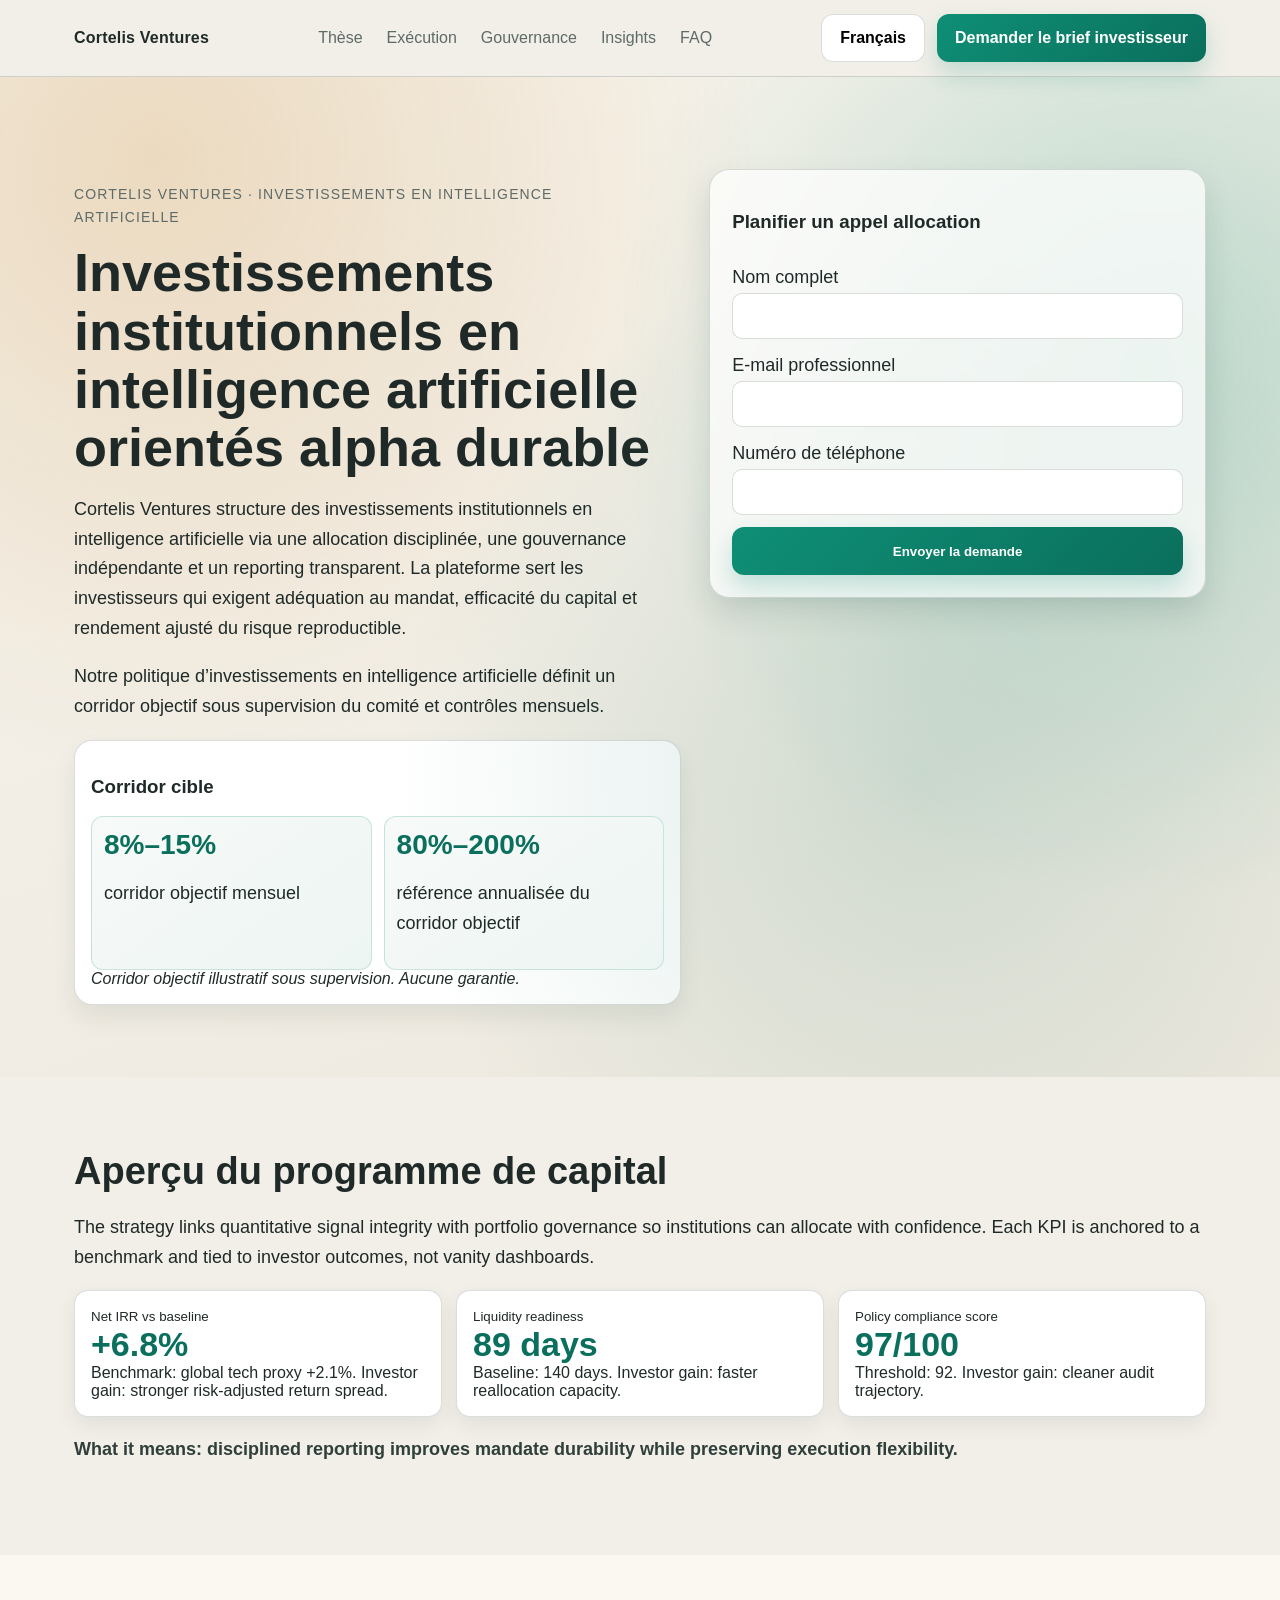
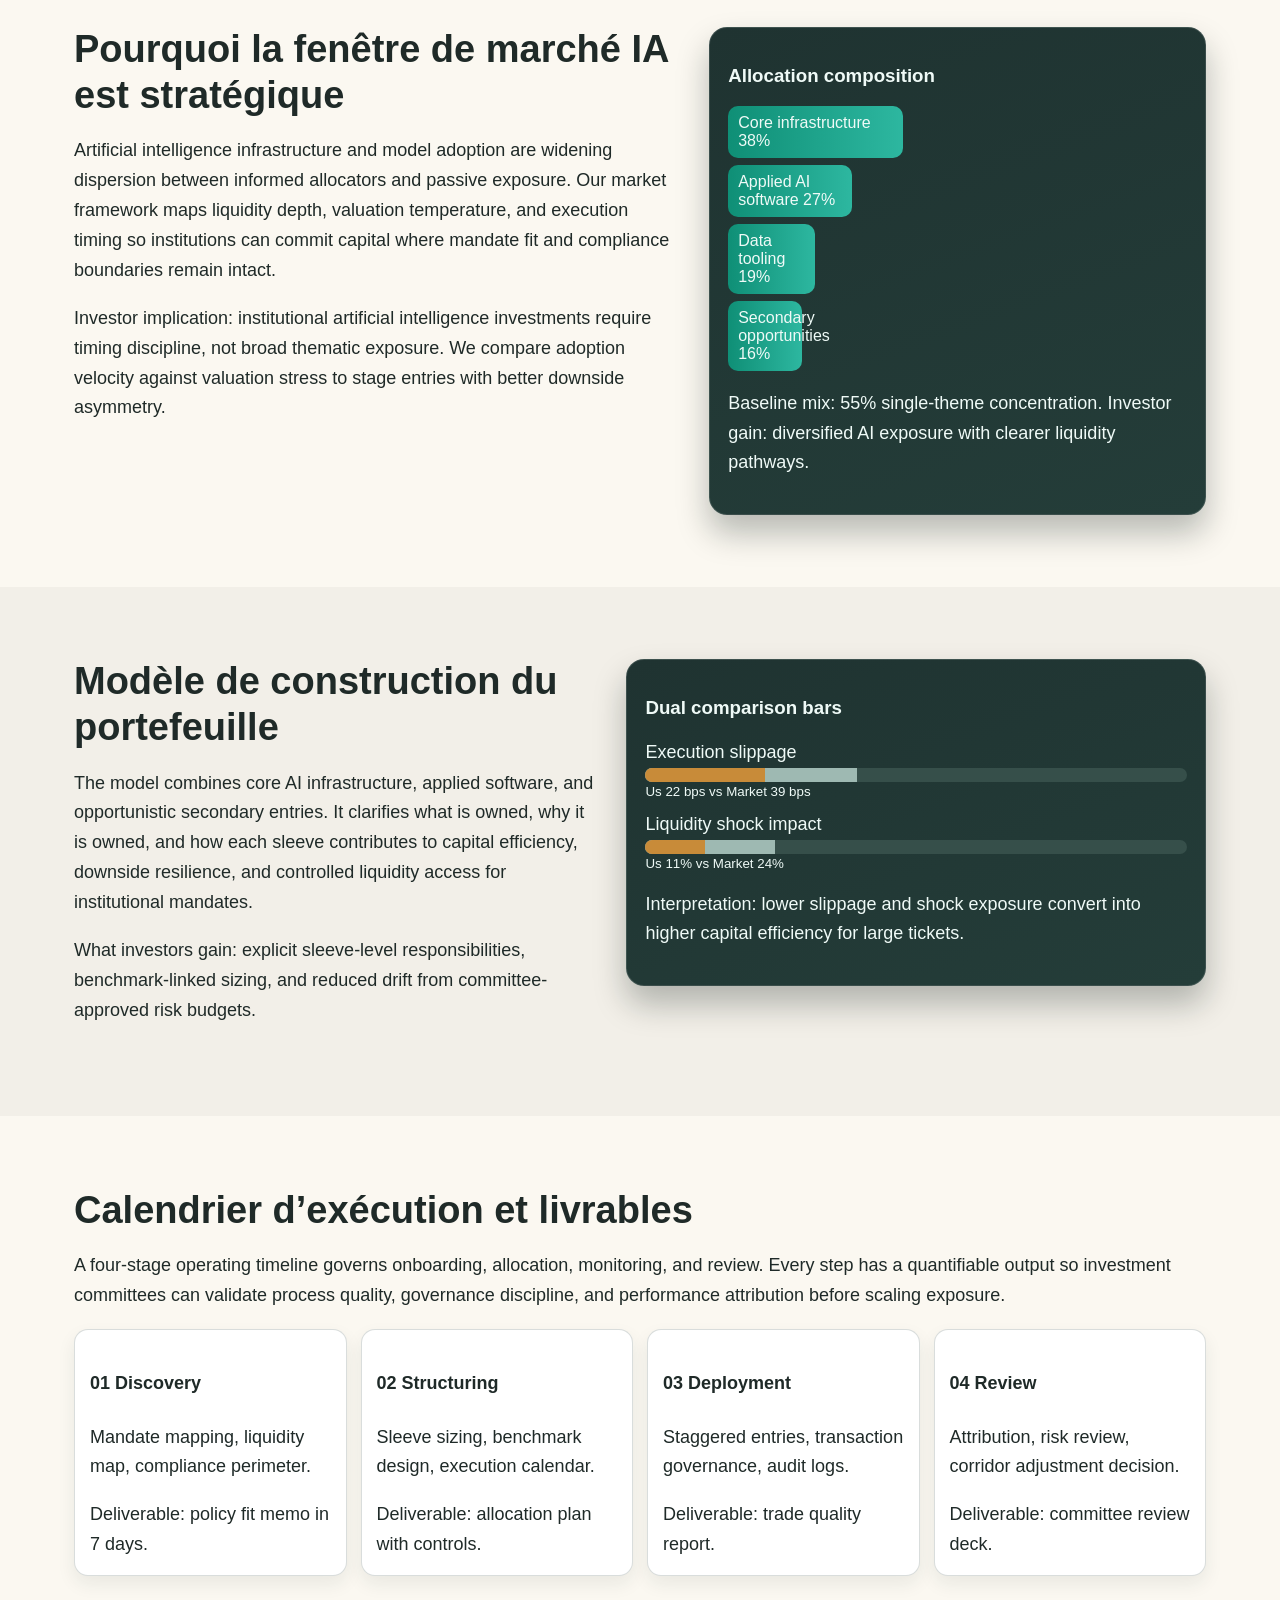
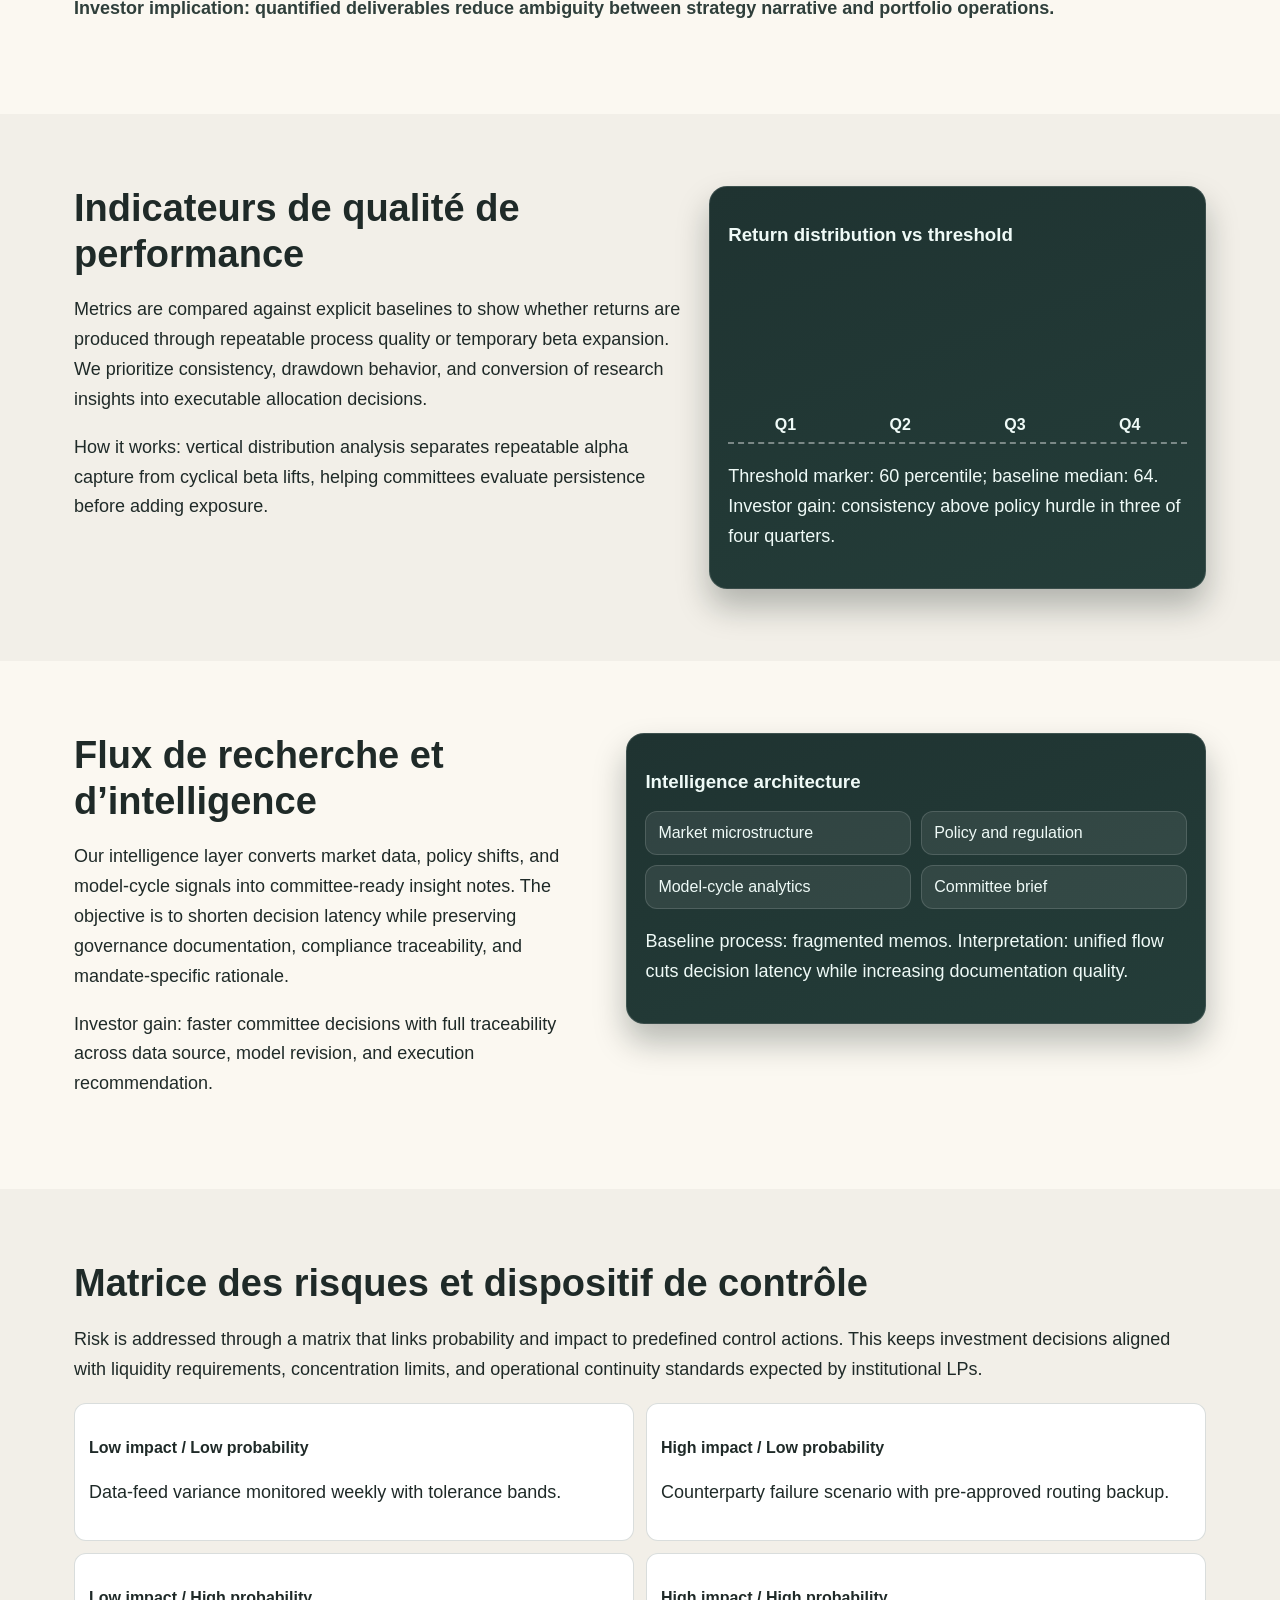
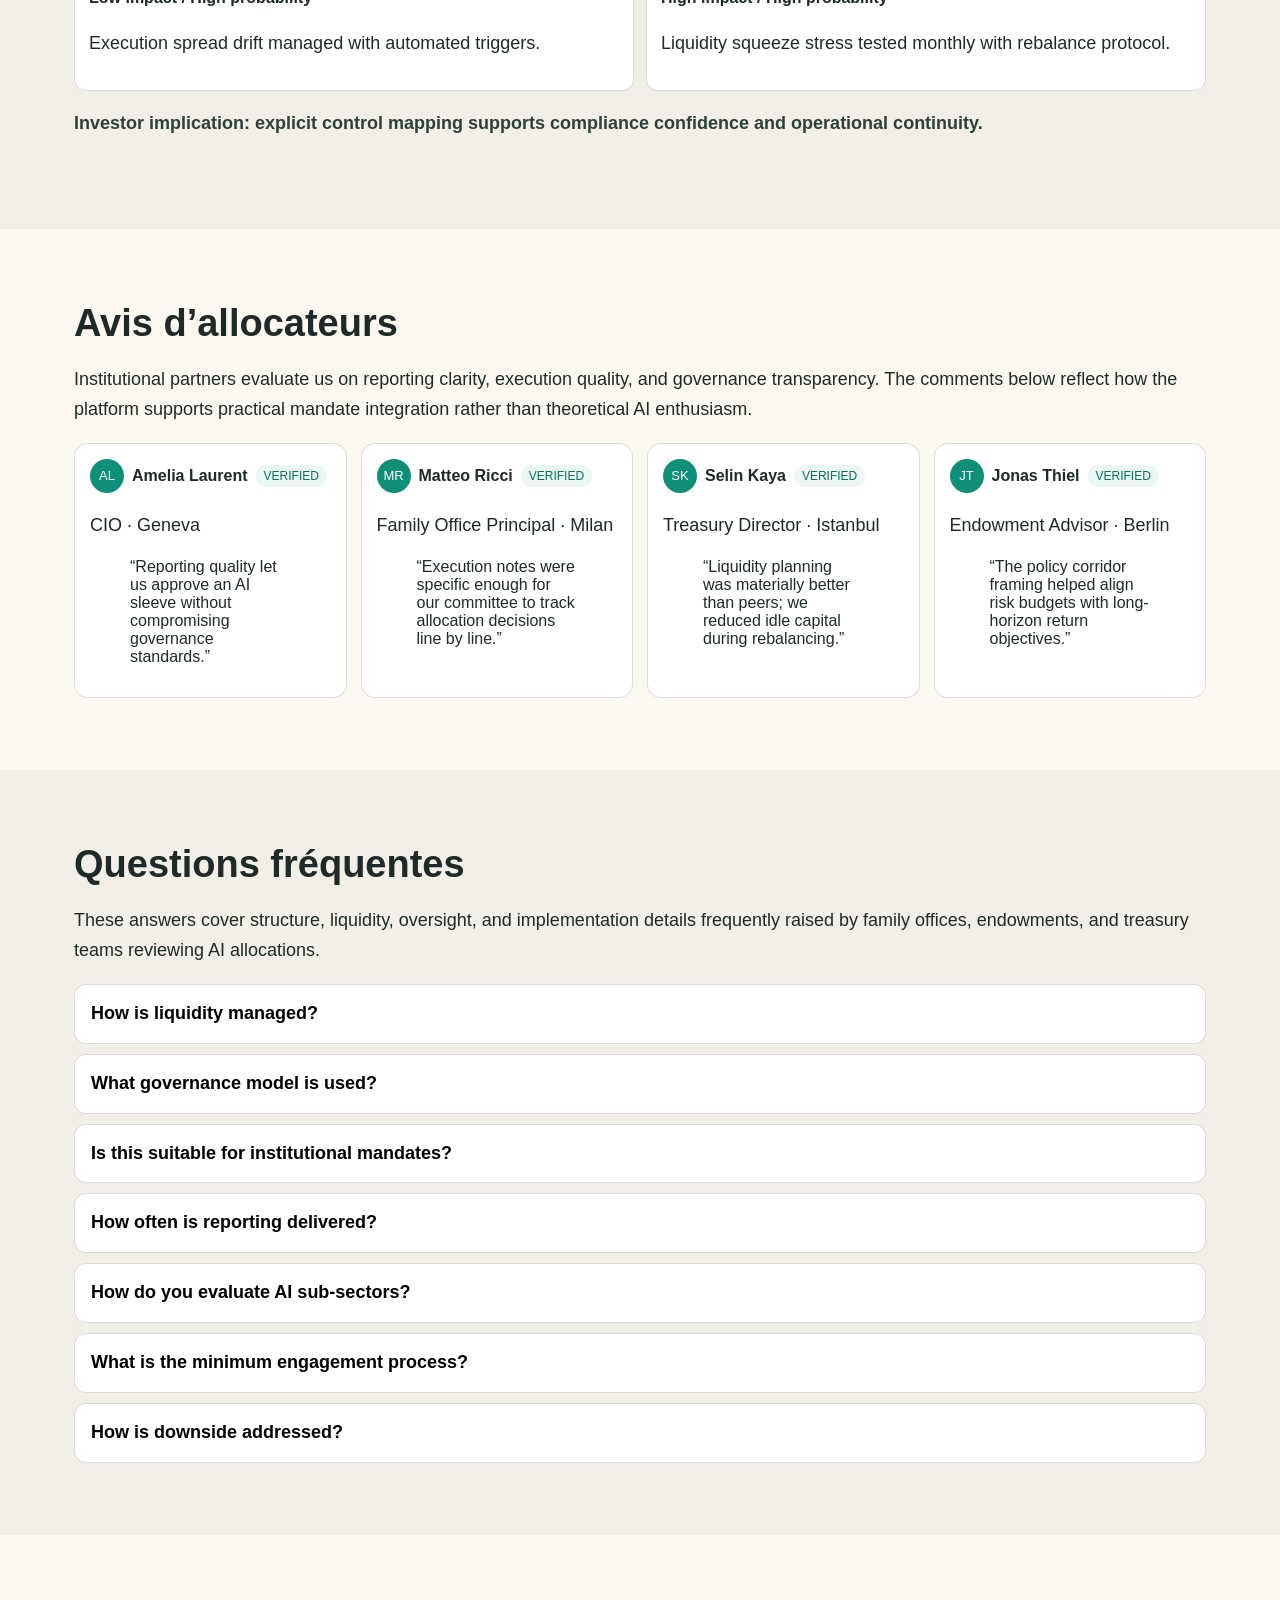
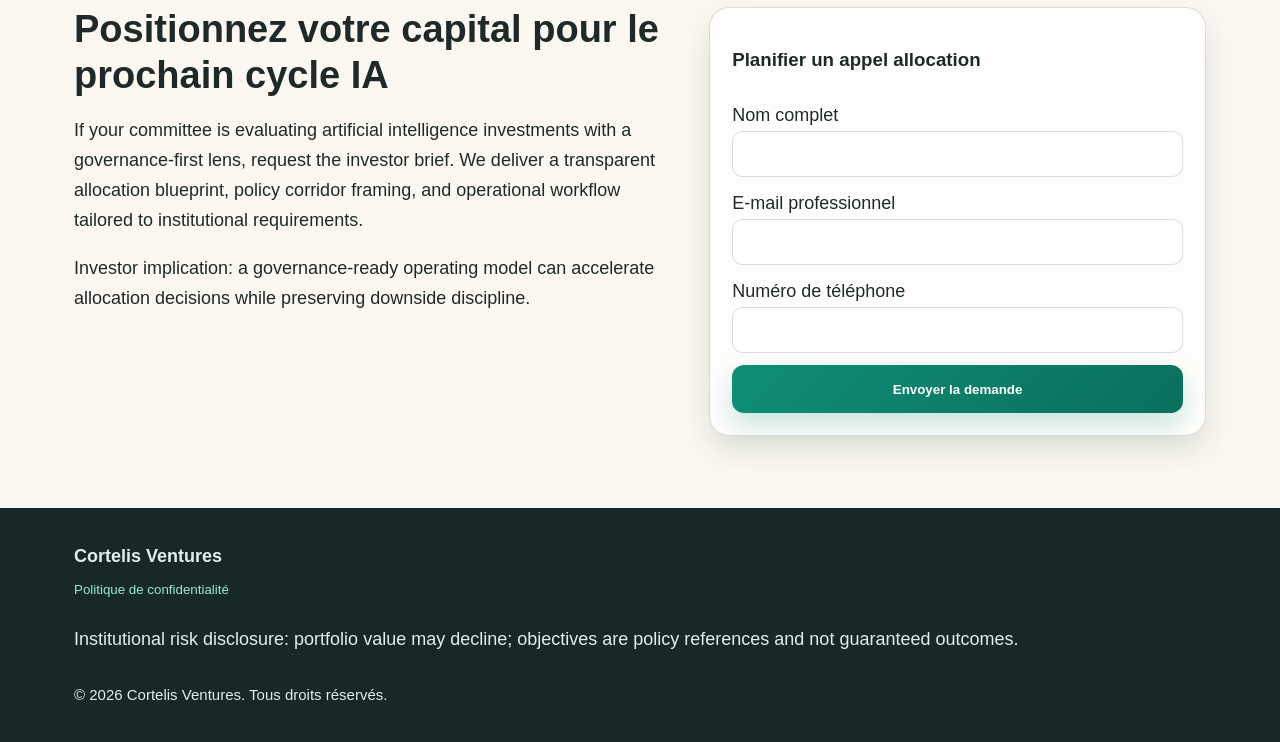
<file: fr/index.html>
<!doctype html>
<html lang="fr-FR">
<head>
<meta charset="utf-8">
<meta name="viewport" content="width=device-width, initial-scale=1">
<title>Cortelis Ventures | Investissements IA institutionnels</title>
<meta name="description" content="Investissements IA institutionnels par Cortelis Ventures avec gouvernance, plan de liquidité et exécution orientée rendement ajusté du risque.">
<link rel="canonical" href="https://cortelisventures.com/fr/index.html">
<link rel="alternate" hreflang="en" href="https://cortelisventures.com/index.html">
<link rel="alternate" hreflang="de" href="https://cortelisventures.com/de/index.html">
<link rel="alternate" hreflang="fr" href="https://cortelisventures.com/fr/index.html">
<link rel="alternate" hreflang="es" href="https://cortelisventures.com/es/index.html">
<link rel="alternate" hreflang="it" href="https://cortelisventures.com/it/index.html">
<link rel="alternate" hreflang="tr" href="https://cortelisventures.com/tr/index.html">
<link rel="alternate" hreflang="pt" href="https://cortelisventures.com/pt/index.html">
<link rel="alternate" hreflang="jp" href="https://cortelisventures.com/jp/index.html">
<link rel="alternate" hreflang="sk" href="https://cortelisventures.com/sk/index.html">
<link rel="alternate" hreflang="be" href="https://cortelisventures.com/be/index.html">
<meta property="og:title" content="Cortelis Ventures | Investissements IA institutionnels">
<meta property="og:description" content="Investissements IA institutionnels par Cortelis Ventures avec gouvernance, plan de liquidité et exécution orientée rendement ajusté du risque.">
<meta property="og:type" content="website">
<meta property="og:url" content="https://cortelisventures.com/fr/index.html">
<meta name="twitter:card" content="summary_large_image">
<meta name="twitter:title" content="Cortelis Ventures | Investissements IA institutionnels">
<meta name="twitter:description" content="Investissements IA institutionnels par Cortelis Ventures avec gouvernance, plan de liquidité et exécution orientée rendement ajusté du risque.">
<link rel="stylesheet" href="../assets/style.css">
<script defer src="../assets/app.js"></script>
</head>
<body>
<header class="site-header">
  <div class="container nav-wrap">
    <a class="brand" href="../index.html">Cortelis Ventures</a>
    <nav class="desktop-nav" aria-label="Primary navigation">
      <a href="#market">Thèse</a><a href="#process">Exécution</a><a href="#risk">Gouvernance</a><a href="#insights">Insights</a><a href="#faq">FAQ</a>
    </nav>
    <div class="head-actions">
      <div class="lang-menu" data-lang>
        <button class="btn btn-ghost lang-current" aria-expanded="false">Français</button>
        <div class="lang-list"><a href="../index.html"><svg viewBox="0 0 24 24" aria-hidden="true"><circle cx="12" cy="12" r="10"></circle></svg><span>English</span></a>
<a href="../de/index.html"><svg viewBox="0 0 24 24" aria-hidden="true"><circle cx="12" cy="12" r="10"></circle></svg><span>Deutsch</span></a>
<a href="../fr/index.html"><svg viewBox="0 0 24 24" aria-hidden="true"><circle cx="12" cy="12" r="10"></circle></svg><span>Français</span></a>
<a href="../es/index.html"><svg viewBox="0 0 24 24" aria-hidden="true"><circle cx="12" cy="12" r="10"></circle></svg><span>Español</span></a>
<a href="../it/index.html"><svg viewBox="0 0 24 24" aria-hidden="true"><circle cx="12" cy="12" r="10"></circle></svg><span>Italiano</span></a>
<a href="../tr/index.html"><svg viewBox="0 0 24 24" aria-hidden="true"><circle cx="12" cy="12" r="10"></circle></svg><span>Türkçe</span></a>
<a href="../pt/index.html"><svg viewBox="0 0 24 24" aria-hidden="true"><circle cx="12" cy="12" r="10"></circle></svg><span>Português</span></a>
<a href="../jp/index.html"><svg viewBox="0 0 24 24" aria-hidden="true"><circle cx="12" cy="12" r="10"></circle></svg><span>日本語</span></a>
<a href="../sk/index.html"><svg viewBox="0 0 24 24" aria-hidden="true"><circle cx="12" cy="12" r="10"></circle></svg><span>Slovenčina</span></a>
<a href="../be/index.html"><svg viewBox="0 0 24 24" aria-hidden="true"><circle cx="12" cy="12" r="10"></circle></svg><span>Belgium</span></a></div>
      </div>
      <a class="btn btn-primary" href="#lead-form">Demander le brief investisseur</a>
      <button class="burger" aria-label="Menu" aria-expanded="false" data-open-drawer><span></span><span></span><span></span></button>
    </div>
  </div>
</header>
<div class="drawer" data-drawer aria-hidden="true">
  <div class="drawer-panel" role="dialog" aria-modal="true" aria-label="Mobile menu">
    <button class="drawer-close" data-close-drawer aria-label="Close menu">×</button>
    <nav class="drawer-nav"><a href="#market">Thèse</a><a href="#process">Exécution</a><a href="#risk">Gouvernance</a><a href="#insights">Insights</a><a href="#faq">FAQ</a></nav>
    <div class="lang-menu" data-lang><button class="btn btn-ghost lang-current" aria-expanded="false">Français</button><div class="lang-list"><a href="../index.html"><svg viewBox="0 0 24 24" aria-hidden="true"><circle cx="12" cy="12" r="10"></circle></svg><span>English</span></a>
<a href="../de/index.html"><svg viewBox="0 0 24 24" aria-hidden="true"><circle cx="12" cy="12" r="10"></circle></svg><span>Deutsch</span></a>
<a href="../fr/index.html"><svg viewBox="0 0 24 24" aria-hidden="true"><circle cx="12" cy="12" r="10"></circle></svg><span>Français</span></a>
<a href="../es/index.html"><svg viewBox="0 0 24 24" aria-hidden="true"><circle cx="12" cy="12" r="10"></circle></svg><span>Español</span></a>
<a href="../it/index.html"><svg viewBox="0 0 24 24" aria-hidden="true"><circle cx="12" cy="12" r="10"></circle></svg><span>Italiano</span></a>
<a href="../tr/index.html"><svg viewBox="0 0 24 24" aria-hidden="true"><circle cx="12" cy="12" r="10"></circle></svg><span>Türkçe</span></a>
<a href="../pt/index.html"><svg viewBox="0 0 24 24" aria-hidden="true"><circle cx="12" cy="12" r="10"></circle></svg><span>Português</span></a>
<a href="../jp/index.html"><svg viewBox="0 0 24 24" aria-hidden="true"><circle cx="12" cy="12" r="10"></circle></svg><span>日本語</span></a>
<a href="../sk/index.html"><svg viewBox="0 0 24 24" aria-hidden="true"><circle cx="12" cy="12" r="10"></circle></svg><span>Slovenčina</span></a>
<a href="../be/index.html"><svg viewBox="0 0 24 24" aria-hidden="true"><circle cx="12" cy="12" r="10"></circle></svg><span>Belgium</span></a></div></div>
    <a class="btn btn-primary" href="#lead-form">Demander le brief investisseur</a>
  </div>
</div>
<main>
<section class="hero"><div class="glow"></div><div class="container hero-grid"><div><p class="eyebrow">Cortelis Ventures · investissements en intelligence artificielle</p><h1>Investissements institutionnels en intelligence artificielle orientés alpha durable</h1><p>Cortelis Ventures structure des investissements institutionnels en intelligence artificielle via une allocation disciplinée, une gouvernance indépendante et un reporting transparent. La plateforme sert les investisseurs qui exigent adéquation au mandat, efficacité du capital et rendement ajusté du risque reproductible.</p><p>Notre politique d’investissements en intelligence artificielle définit un corridor objectif sous supervision du comité et contrôles mensuels.</p><div class="corridor"><h3>Corridor cible</h3><div class="corr-grid"><article><small>8%–15%</small><p>corridor objectif mensuel</p></article><article><small>80%–200%</small><p>référence annualisée du corridor objectif</p></article></div><em>Corridor objectif illustratif sous supervision. Aucune garantie.</em></div></div>
<form id="lead-form" class="lead-form"><h3>Planifier un appel allocation</h3><label>Nom complet<input required></label><label>E-mail professionnel<input type="email" required></label><label>Numéro de téléphone<input type="tel" required></label><button class="btn btn-primary" type="submit">Envoyer la demande</button></form></div></section>
<section class="kpi"><div class="container"><h2>Aperçu du programme de capital</h2><p>The strategy links quantitative signal integrity with portfolio governance so institutions can allocate with confidence. Each KPI is anchored to a benchmark and tied to investor outcomes, not vanity dashboards.</p><div class="kpi-strip"><article><small>Net IRR vs baseline</small><strong>+6.8%</strong><span>Benchmark: global tech proxy +2.1%. Investor gain: stronger risk-adjusted return spread.</span></article><article><small>Liquidity readiness</small><strong>89 days</strong><span>Baseline: 140 days. Investor gain: faster reallocation capacity.</span></article><article><small>Policy compliance score</small><strong>97/100</strong><span>Threshold: 92. Investor gain: cleaner audit trajectory.</span></article></div><p class="meaning">What it means: disciplined reporting improves mandate durability while preserving execution flexibility.</p></div></section>
<section id="market" class="market alt"><div class="container split"><div><h2>Pourquoi la fenêtre de marché IA est stratégique</h2><p>Artificial intelligence infrastructure and model adoption are widening dispersion between informed allocators and passive exposure. Our market framework maps liquidity depth, valuation temperature, and execution timing so institutions can commit capital where mandate fit and compliance boundaries remain intact.</p><p>Investor implication: institutional artificial intelligence investments require timing discipline, not broad thematic exposure. We compare adoption velocity against valuation stress to stage entries with better downside asymmetry.</p></div><div class="visual alloc"><h3>Allocation composition</h3><div class="stack"><span style="--w:38%">Core infrastructure 38%</span><span style="--w:27%">Applied AI software 27%</span><span style="--w:19%">Data tooling 19%</span><span style="--w:16%">Secondary opportunities 16%</span></div><p>Baseline mix: 55% single-theme concentration. Investor gain: diversified AI exposure with clearer liquidity pathways.</p></div></div></section>
<section class="model"><div class="container split rev"><div><h2>Modèle de construction du portefeuille</h2><p>The model combines core AI infrastructure, applied software, and opportunistic secondary entries. It clarifies what is owned, why it is owned, and how each sleeve contributes to capital efficiency, downside resilience, and controlled liquidity access for institutional mandates.</p><p>What investors gain: explicit sleeve-level responsibilities, benchmark-linked sizing, and reduced drift from committee-approved risk budgets.</p></div><div class="visual compare"><h3>Dual comparison bars</h3><div class="bars"><div><label>Execution slippage</label><b style="--a:22%;--b:39%"><i></i></b><small>Us 22 bps vs Market 39 bps</small></div><div><label>Liquidity shock impact</label><b style="--a:11%;--b:24%"><i></i></b><small>Us 11% vs Market 24%</small></div></div><p>Interpretation: lower slippage and shock exposure convert into higher capital efficiency for large tickets.</p></div></div></section>
<section id="process" class="process alt"><div class="container"><h2>Calendrier d’exécution et livrables</h2><p>A four-stage operating timeline governs onboarding, allocation, monitoring, and review. Every step has a quantifiable output so investment committees can validate process quality, governance discipline, and performance attribution before scaling exposure.</p><ol class="timeline"><li><h4>01 Discovery</h4><p>Mandate mapping, liquidity map, compliance perimeter.</p><span>Deliverable: policy fit memo in 7 days.</span></li><li><h4>02 Structuring</h4><p>Sleeve sizing, benchmark design, execution calendar.</p><span>Deliverable: allocation plan with controls.</span></li><li><h4>03 Deployment</h4><p>Staggered entries, transaction governance, audit logs.</p><span>Deliverable: trade quality report.</span></li><li><h4>04 Review</h4><p>Attribution, risk review, corridor adjustment decision.</p><span>Deliverable: committee review deck.</span></li></ol><p class="meaning">Investor implication: quantified deliverables reduce ambiguity between strategy narrative and portfolio operations.</p></div></section>
<section class="metrics"><div class="container split"><div><h2>Indicateurs de qualité de performance</h2><p>Metrics are compared against explicit baselines to show whether returns are produced through repeatable process quality or temporary beta expansion. We prioritize consistency, drawdown behavior, and conversion of research insights into executable allocation decisions.</p><p>How it works: vertical distribution analysis separates repeatable alpha capture from cyclical beta lifts, helping committees evaluate persistence before adding exposure.</p></div><div class="visual dist"><h3>Return distribution vs threshold</h3><div class="vbars"><span><i style="height:72%"></i><b>Q1</b></span><span><i style="height:81%"></i><b>Q2</b></span><span><i style="height:67%"></i><b>Q3</b></span><span><i style="height:88%"></i><b>Q4</b></span></div><p>Threshold marker: 60 percentile; baseline median: 64. Investor gain: consistency above policy hurdle in three of four quarters.</p></div></div></section>
<section id="insights" class="insights alt"><div class="container split rev"><div><h2>Flux de recherche et d’intelligence</h2><p>Our intelligence layer converts market data, policy shifts, and model-cycle signals into committee-ready insight notes. The objective is to shorten decision latency while preserving governance documentation, compliance traceability, and mandate-specific rationale.</p><p>Investor gain: faster committee decisions with full traceability across data source, model revision, and execution recommendation.</p></div><div class="visual flow"><h3>Intelligence architecture</h3><div class="nodes"><span>Market microstructure</span><span>Policy and regulation</span><span>Model-cycle analytics</span><span>Committee brief</span></div><p>Baseline process: fragmented memos. Interpretation: unified flow cuts decision latency while increasing documentation quality.</p></div></div></section>
<section id="risk" class="risk"><div class="container"><h2>Matrice des risques et dispositif de contrôle</h2><p>Risk is addressed through a matrix that links probability and impact to predefined control actions. This keeps investment decisions aligned with liquidity requirements, concentration limits, and operational continuity standards expected by institutional LPs.</p><div class="matrix"><article><h4>Low impact / Low probability</h4><p>Data-feed variance monitored weekly with tolerance bands.</p></article><article><h4>High impact / Low probability</h4><p>Counterparty failure scenario with pre-approved routing backup.</p></article><article><h4>Low impact / High probability</h4><p>Execution spread drift managed with automated triggers.</p></article><article><h4>High impact / High probability</h4><p>Liquidity squeeze stress tested monthly with rebalance protocol.</p></article></div><p class="meaning">Investor implication: explicit control mapping supports compliance confidence and operational continuity.</p></div></section>
<section class="reviews alt"><div class="container"><h2>Avis d’allocateurs</h2><p>Institutional partners evaluate us on reporting clarity, execution quality, and governance transparency. The comments below reflect how the platform supports practical mandate integration rather than theoretical AI enthusiasm.</p><div class="review-grid"><article class="review"><div class="rhead"><span class="avatar">AL</span><strong>Amelia Laurent</strong><em>VERIFIED</em></div><p class="rmeta">CIO · Geneva</p><blockquote>“Reporting quality let us approve an AI sleeve without compromising governance standards.”</blockquote></article><article class="review"><div class="rhead"><span class="avatar">MR</span><strong>Matteo Ricci</strong><em>VERIFIED</em></div><p class="rmeta">Family Office Principal · Milan</p><blockquote>“Execution notes were specific enough for our committee to track allocation decisions line by line.”</blockquote></article><article class="review"><div class="rhead"><span class="avatar">SK</span><strong>Selin Kaya</strong><em>VERIFIED</em></div><p class="rmeta">Treasury Director · Istanbul</p><blockquote>“Liquidity planning was materially better than peers; we reduced idle capital during rebalancing.”</blockquote></article><article class="review"><div class="rhead"><span class="avatar">JT</span><strong>Jonas Thiel</strong><em>VERIFIED</em></div><p class="rmeta">Endowment Advisor · Berlin</p><blockquote>“The policy corridor framing helped align risk budgets with long-horizon return objectives.”</blockquote></article></div></div></section>
<section id="faq" class="faq"><div class="container"><h2>Questions fréquentes</h2><p>These answers cover structure, liquidity, oversight, and implementation details frequently raised by family offices, endowments, and treasury teams reviewing AI allocations.</p><div class="faq-list"><article class="faq-item"><button aria-expanded="true">How is liquidity managed?</button><div><p>We classify assets by expected exit depth and apply staged execution windows. Baseline liquidity stress assumptions are updated monthly; investor gain is fewer forced exits during volatility.</p></div></article><article class="faq-item"><button aria-expanded="false">What governance model is used?</button><div><p>An investment committee, independent risk chair, and execution lead sign every allocation change. This three-point control model supports compliance and auditability.</p></div></article><article class="faq-item"><button aria-expanded="false">Is this suitable for institutional mandates?</button><div><p>Yes. The framework is designed for mandate fit, reporting rigor, and risk budget discipline expected by endowments, family offices, and treasury teams.</p></div></article><article class="faq-item"><button aria-expanded="false">How often is reporting delivered?</button><div><p>A monthly institutional packet includes attribution, liquidity status, corridor adherence, and governance exceptions with remediation actions.</p></div></article><article class="faq-item"><button aria-expanded="false">How do you evaluate AI sub-sectors?</button><div><p>We score each segment on adoption, margin resilience, policy sensitivity, and execution capacity before approving exposure sizing.</p></div></article><article class="faq-item"><button aria-expanded="false">What is the minimum engagement process?</button><div><p>We begin with a policy fit diagnostic and deliver an allocation blueprint before any capital deployment recommendation.</p></div></article><article class="faq-item"><button aria-expanded="false">How is downside addressed?</button><div><p>Drawdown triggers, concentration caps, and scenario-based reallocation rules are pre-set, so response speed is not dependent on ad-hoc judgment.</p></div></article></div></div></section>
<section class="final-cta alt"><div class="container split"><div><h2>Positionnez votre capital pour le prochain cycle IA</h2><p>If your committee is evaluating artificial intelligence investments with a governance-first lens, request the investor brief. We deliver a transparent allocation blueprint, policy corridor framing, and operational workflow tailored to institutional requirements.</p><p>Investor implication: a governance-ready operating model can accelerate allocation decisions while preserving downside discipline.</p></div>
<form class="lead-form"><h3>Planifier un appel allocation</h3><label>Nom complet<input required></label><label>E-mail professionnel<input type="email" required></label><label>Numéro de téléphone<input type="tel" required></label><button class="btn btn-primary" type="submit">Envoyer la demande</button></form></div></section>
</main>
<footer><div class="container foot"><strong>Cortelis Ventures</strong><button class="link" data-open-privacy>Politique de confidentialité</button><p>Institutional risk disclosure: portfolio value may decline; objectives are policy references and not guaranteed outcomes.</p><small>© 2026 Cortelis Ventures. Tous droits réservés.</small></div></footer>
<div class="modal" data-privacy-modal aria-hidden="true"><div class="modal-panel" role="dialog" aria-modal="true" aria-label="Politique de confidentialité"><button class="modal-x" data-close-privacy aria-label="Close">×</button><h2>Politique de confidentialité</h2><div class="modal-body"><h3>Introduction</h3><p>Cortelis Ventures processes information to deliver institutional briefings and allocation support.</p><h3>Collecte des données</h3><p>We collect contact details, interaction logs, and committee communication preferences.</p><h3>Base légale</h3><p>Processing is based on consent, legitimate interest, and regulatory obligations.</p><h3>Cookies</h3><p>Operational and analytics cookies are used to maintain service quality and measure engagement.</p><h3>Conservation</h3><p>Data is retained according to contractual, regulatory, and audit timelines.</p><h3>Partage avec des tiers</h3><p>Only vetted service providers under confidentiality and data-processing agreements may access limited data.</p><h3>Sécurité</h3><p>Encryption, access controls, and incident protocols are implemented.</p><h3>Droits des utilisateurs</h3><p>You may request access, correction, deletion, or processing limitation where applicable.</p><h3>Transferts internationaux</h3><p>Cross-border transfers follow contractual safeguards and regional legal standards.</p><h3>Divulgation des risques sectoriels</h3><p>Artificial intelligence investments include liquidity, valuation, and technology-cycle risks.</p><h3>Contact</h3><p>privacy@cortelisventures.com</p></div><div class="modal-foot"><button class="btn btn-ghost" data-close-privacy>Fermer</button></div></div></div>
<script type="application/ld+json">{"@context":"https://schema.org","@graph":[{"@type":"Organization","name":"Cortelis Ventures","url":"https://cortelisventures.com"},{"@type":"WebSite","name":"Cortelis Ventures","url":"https://cortelisventures.com"},{"@type":"FAQPage","mainEntity":[{"@type":"Question","name":"How is liquidity managed?","acceptedAnswer":{"@type":"Answer","text":"Through staged execution and monthly stress updates."}}]},{"@type":"Review","author":{"@type":"Person","name":"Amelia Laurent"},"reviewBody":"Reporting quality enabled governance-ready AI allocation decisions.","itemReviewed":{"@type":"Organization","name":"Cortelis Ventures"}}]}</script>
</body></html>
</file>
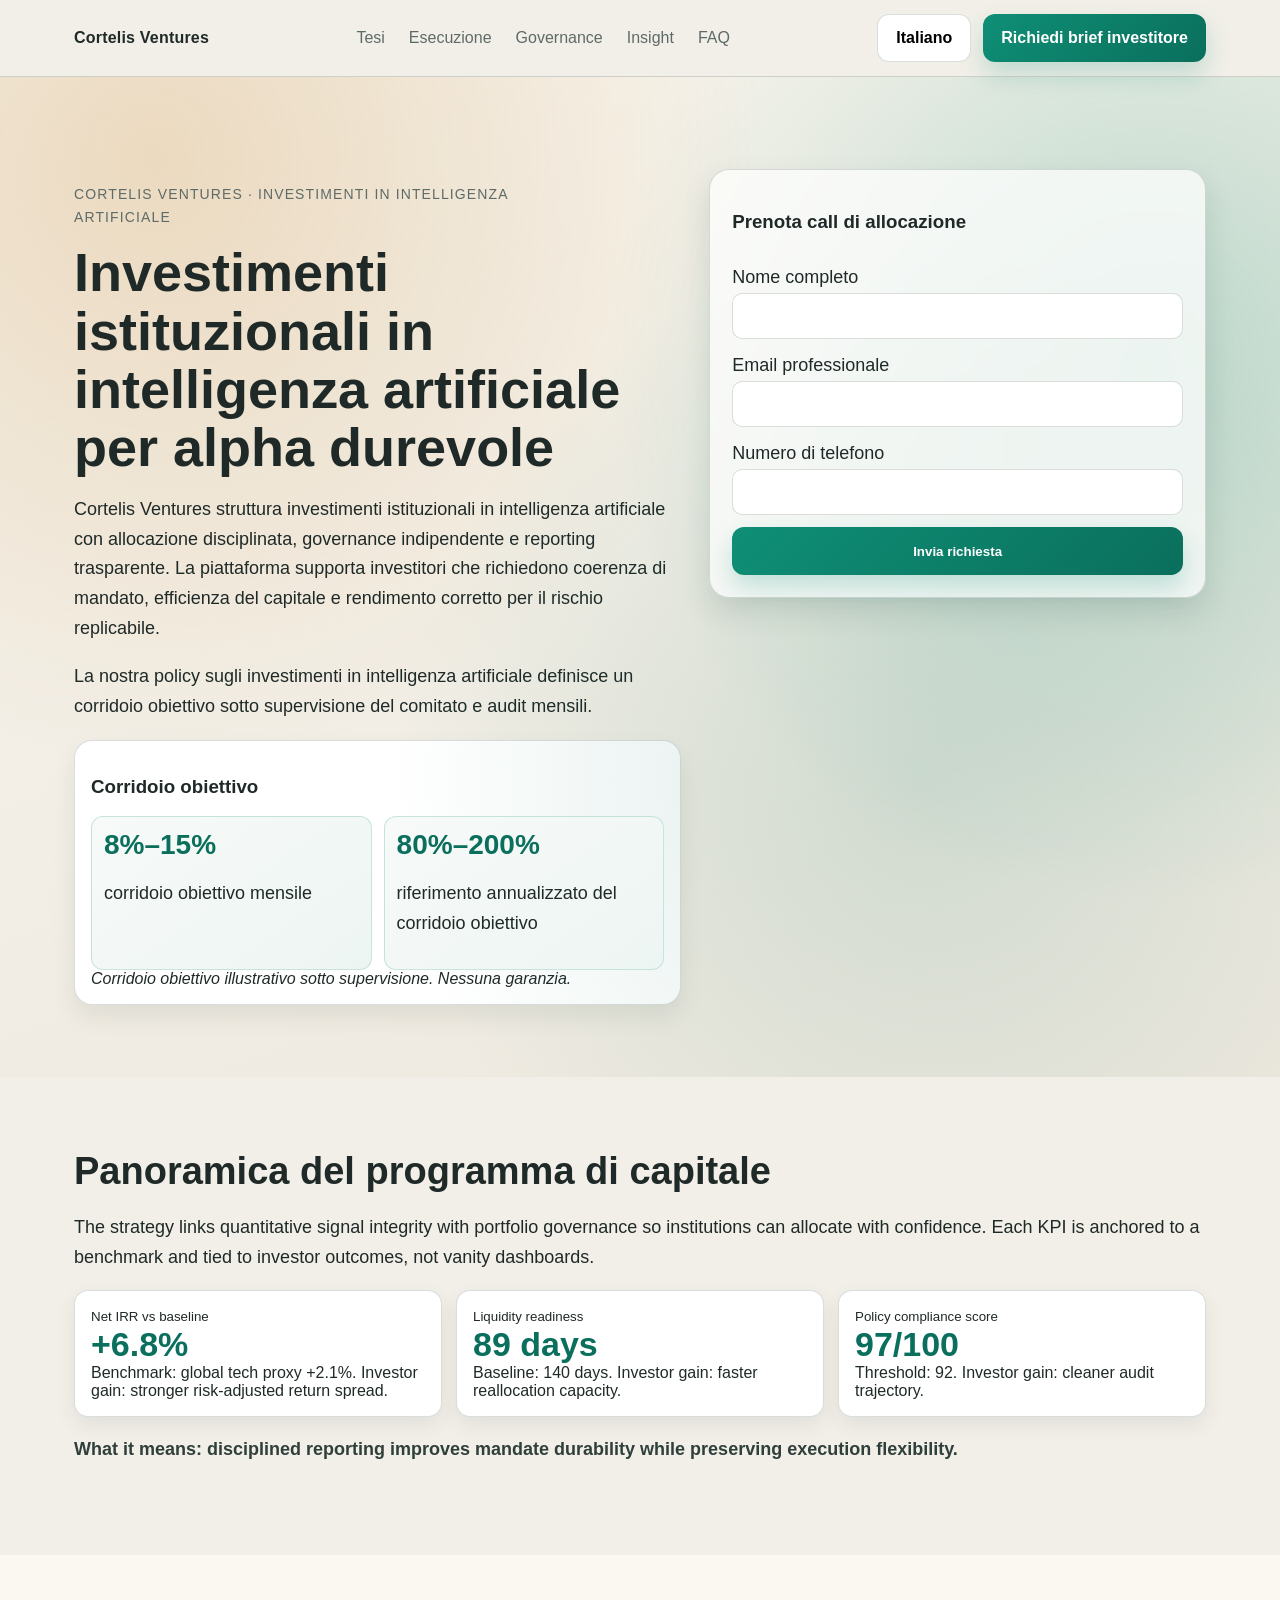
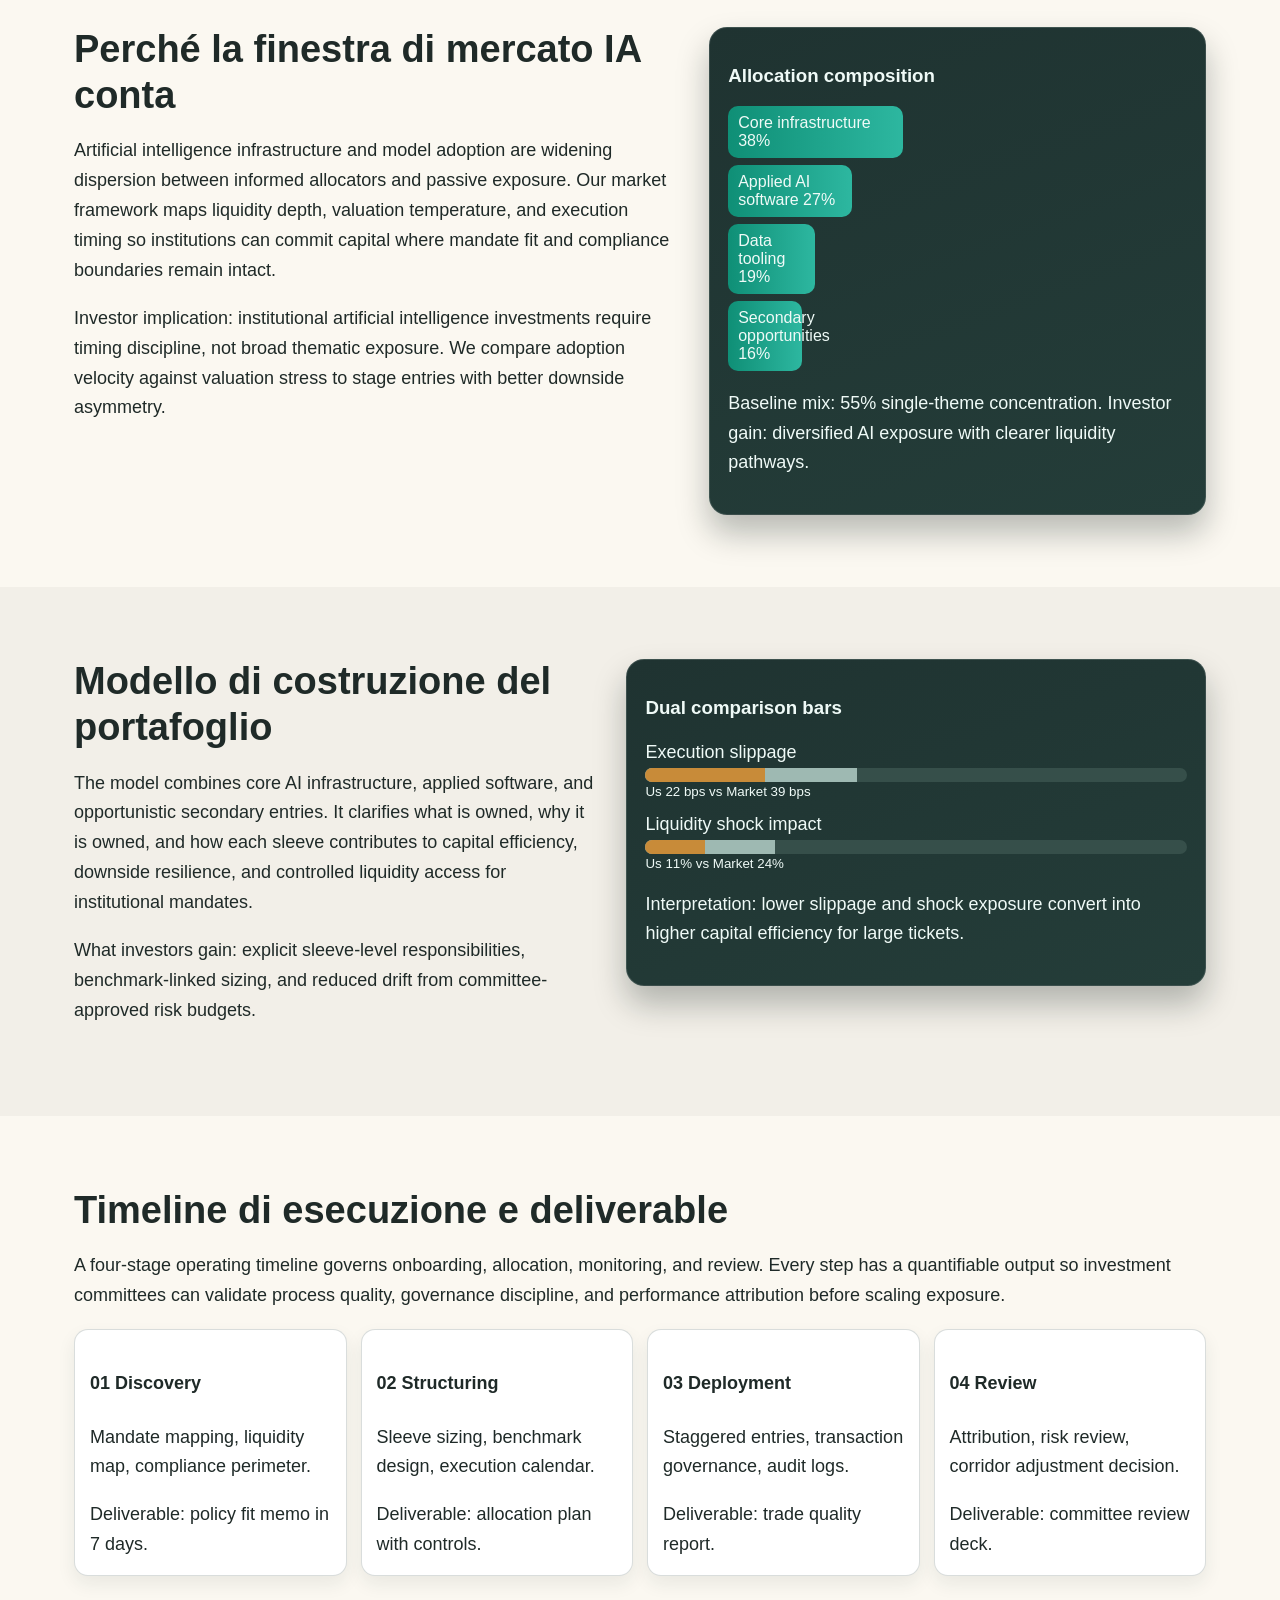
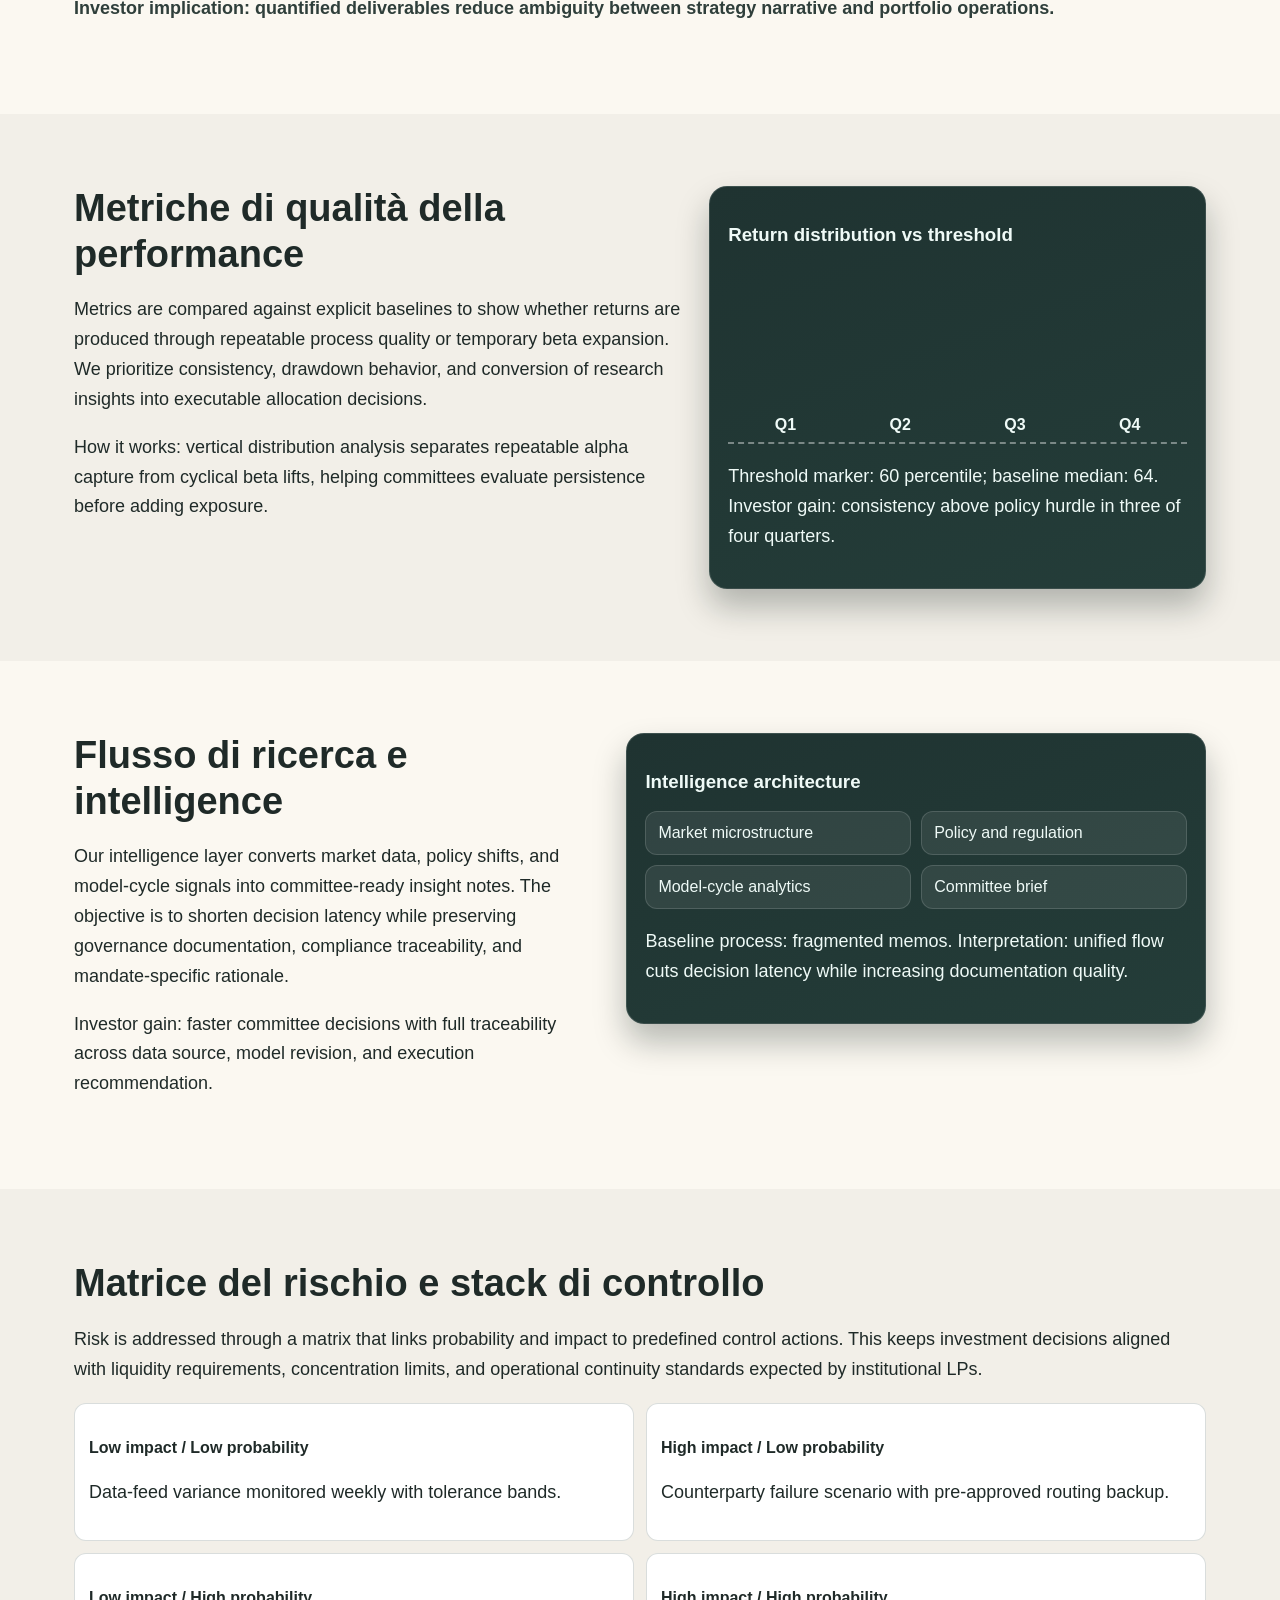
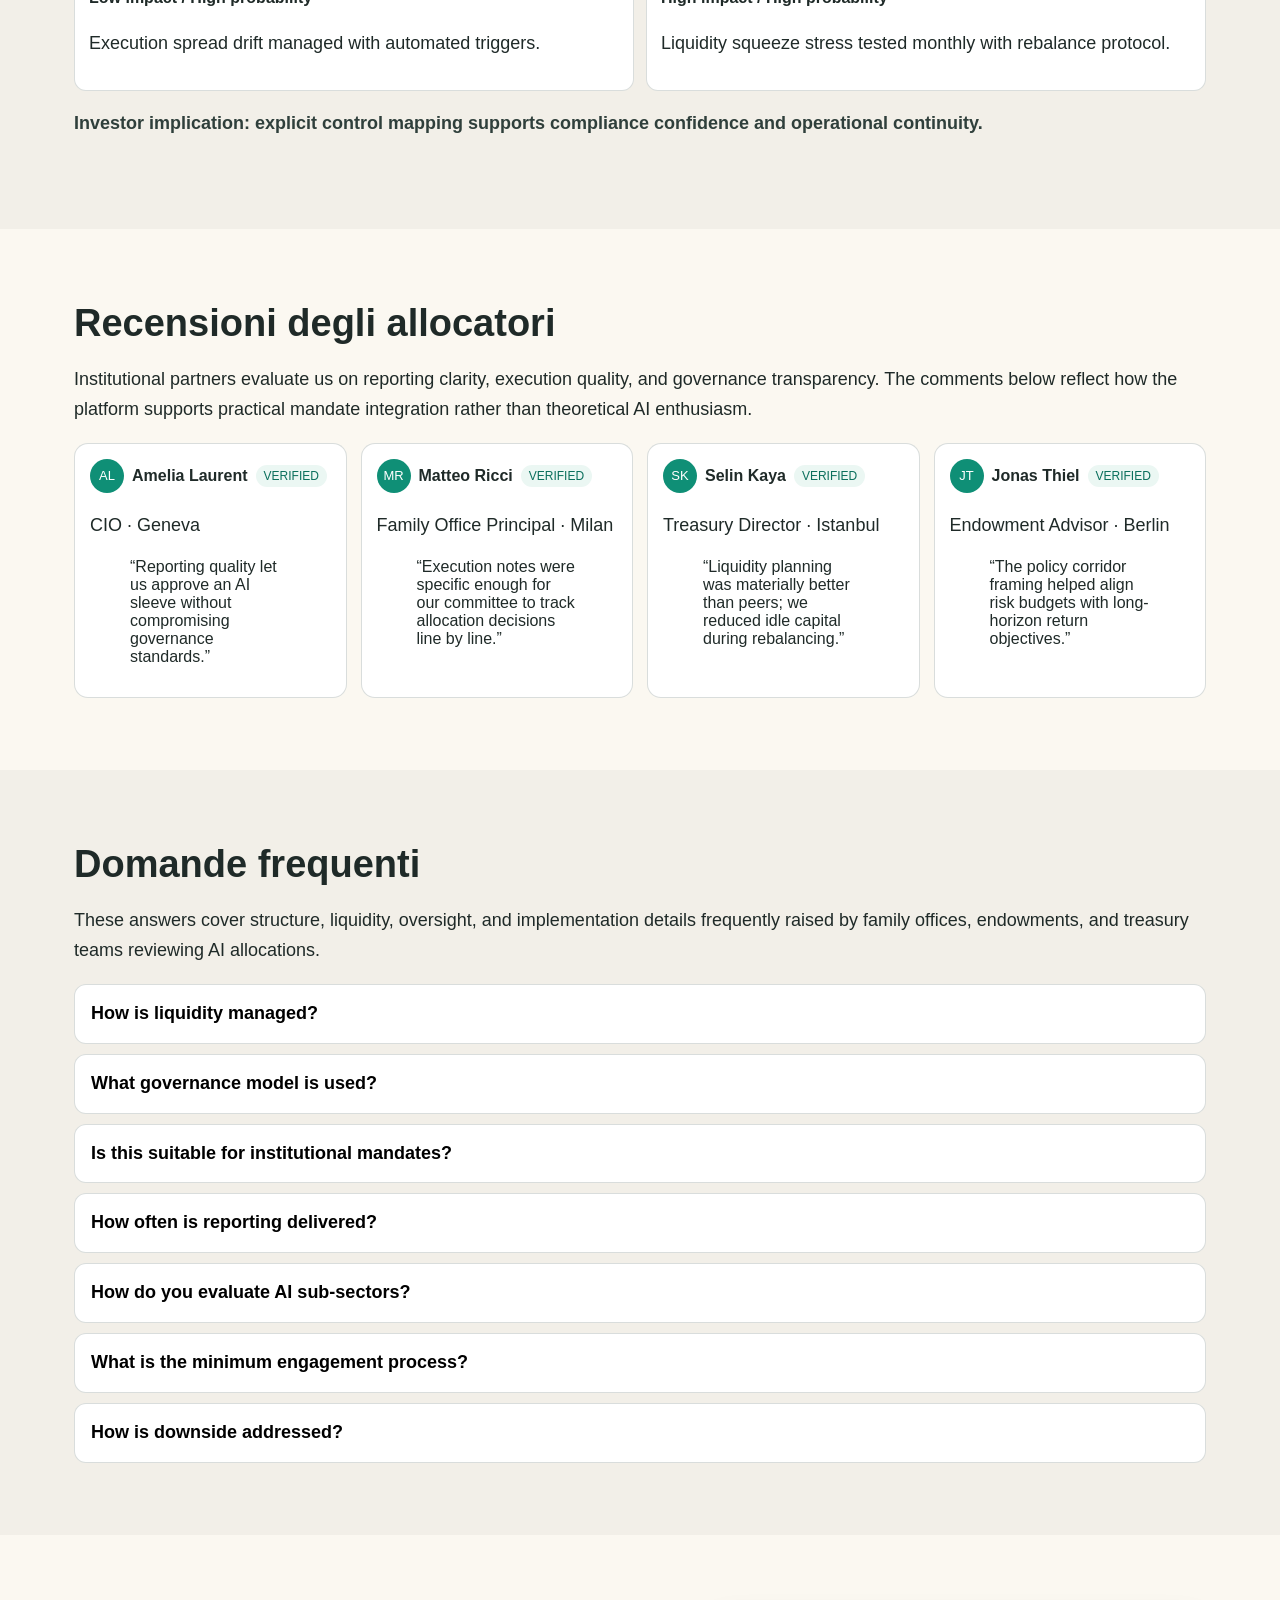
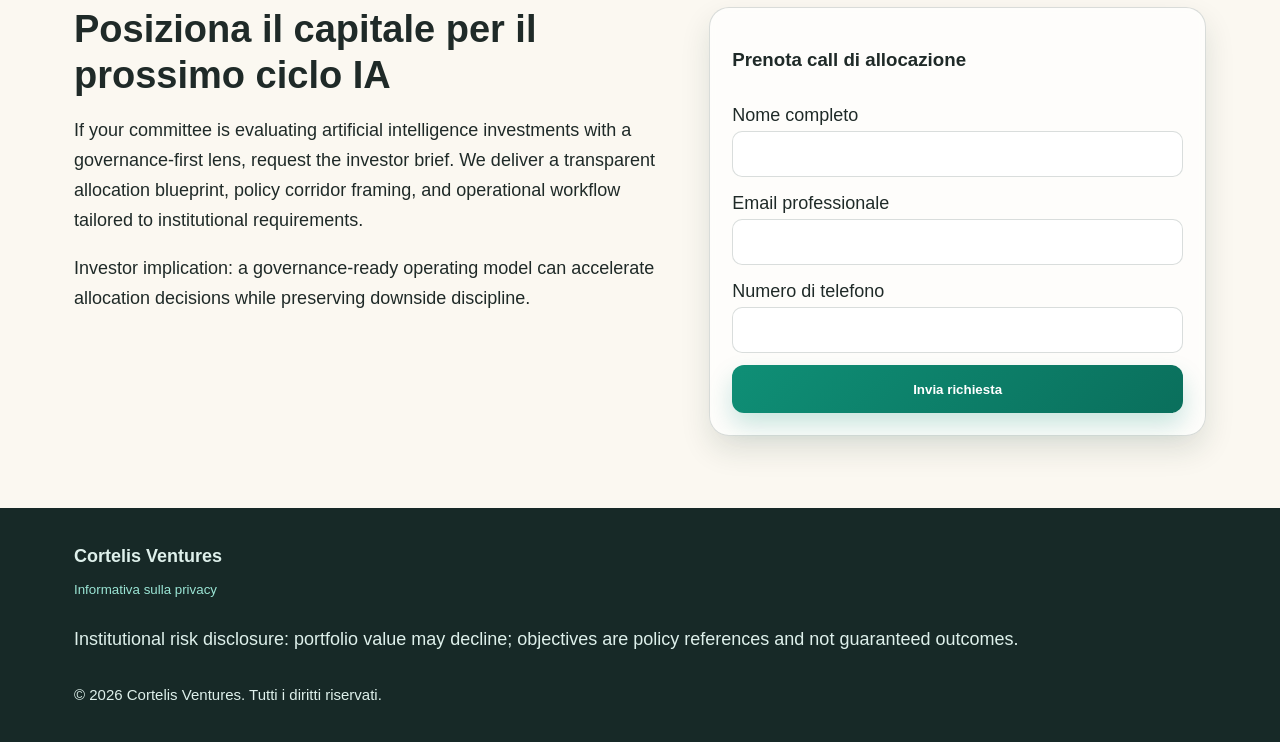
<file: it/index.html>
<!doctype html>
<html lang="it-IT">
<head>
<meta charset="utf-8">
<meta name="viewport" content="width=device-width, initial-scale=1">
<title>Cortelis Ventures | Investimenti IA istituzionali</title>
<meta name="description" content="Investimenti IA istituzionali di Cortelis Ventures con governance, pianificazione della liquidità ed esecuzione orientata al rendimento corretto per il rischio.">
<link rel="canonical" href="https://cortelisventures.com/it/index.html">
<link rel="alternate" hreflang="en" href="https://cortelisventures.com/index.html">
<link rel="alternate" hreflang="de" href="https://cortelisventures.com/de/index.html">
<link rel="alternate" hreflang="fr" href="https://cortelisventures.com/fr/index.html">
<link rel="alternate" hreflang="es" href="https://cortelisventures.com/es/index.html">
<link rel="alternate" hreflang="it" href="https://cortelisventures.com/it/index.html">
<link rel="alternate" hreflang="tr" href="https://cortelisventures.com/tr/index.html">
<link rel="alternate" hreflang="pt" href="https://cortelisventures.com/pt/index.html">
<link rel="alternate" hreflang="jp" href="https://cortelisventures.com/jp/index.html">
<link rel="alternate" hreflang="sk" href="https://cortelisventures.com/sk/index.html">
<link rel="alternate" hreflang="be" href="https://cortelisventures.com/be/index.html">
<meta property="og:title" content="Cortelis Ventures | Investimenti IA istituzionali">
<meta property="og:description" content="Investimenti IA istituzionali di Cortelis Ventures con governance, pianificazione della liquidità ed esecuzione orientata al rendimento corretto per il rischio.">
<meta property="og:type" content="website">
<meta property="og:url" content="https://cortelisventures.com/it/index.html">
<meta name="twitter:card" content="summary_large_image">
<meta name="twitter:title" content="Cortelis Ventures | Investimenti IA istituzionali">
<meta name="twitter:description" content="Investimenti IA istituzionali di Cortelis Ventures con governance, pianificazione della liquidità ed esecuzione orientata al rendimento corretto per il rischio.">
<link rel="stylesheet" href="../assets/style.css">
<script defer src="../assets/app.js"></script>
</head>
<body>
<header class="site-header">
  <div class="container nav-wrap">
    <a class="brand" href="../index.html">Cortelis Ventures</a>
    <nav class="desktop-nav" aria-label="Primary navigation">
      <a href="#market">Tesi</a><a href="#process">Esecuzione</a><a href="#risk">Governance</a><a href="#insights">Insight</a><a href="#faq">FAQ</a>
    </nav>
    <div class="head-actions">
      <div class="lang-menu" data-lang>
        <button class="btn btn-ghost lang-current" aria-expanded="false">Italiano</button>
        <div class="lang-list"><a href="../index.html"><svg viewBox="0 0 24 24" aria-hidden="true"><circle cx="12" cy="12" r="10"></circle></svg><span>English</span></a>
<a href="../de/index.html"><svg viewBox="0 0 24 24" aria-hidden="true"><circle cx="12" cy="12" r="10"></circle></svg><span>Deutsch</span></a>
<a href="../fr/index.html"><svg viewBox="0 0 24 24" aria-hidden="true"><circle cx="12" cy="12" r="10"></circle></svg><span>Français</span></a>
<a href="../es/index.html"><svg viewBox="0 0 24 24" aria-hidden="true"><circle cx="12" cy="12" r="10"></circle></svg><span>Español</span></a>
<a href="../it/index.html"><svg viewBox="0 0 24 24" aria-hidden="true"><circle cx="12" cy="12" r="10"></circle></svg><span>Italiano</span></a>
<a href="../tr/index.html"><svg viewBox="0 0 24 24" aria-hidden="true"><circle cx="12" cy="12" r="10"></circle></svg><span>Türkçe</span></a>
<a href="../pt/index.html"><svg viewBox="0 0 24 24" aria-hidden="true"><circle cx="12" cy="12" r="10"></circle></svg><span>Português</span></a>
<a href="../jp/index.html"><svg viewBox="0 0 24 24" aria-hidden="true"><circle cx="12" cy="12" r="10"></circle></svg><span>日本語</span></a>
<a href="../sk/index.html"><svg viewBox="0 0 24 24" aria-hidden="true"><circle cx="12" cy="12" r="10"></circle></svg><span>Slovenčina</span></a>
<a href="../be/index.html"><svg viewBox="0 0 24 24" aria-hidden="true"><circle cx="12" cy="12" r="10"></circle></svg><span>Belgium</span></a></div>
      </div>
      <a class="btn btn-primary" href="#lead-form">Richiedi brief investitore</a>
      <button class="burger" aria-label="Menu" aria-expanded="false" data-open-drawer><span></span><span></span><span></span></button>
    </div>
  </div>
</header>
<div class="drawer" data-drawer aria-hidden="true">
  <div class="drawer-panel" role="dialog" aria-modal="true" aria-label="Mobile menu">
    <button class="drawer-close" data-close-drawer aria-label="Close menu">×</button>
    <nav class="drawer-nav"><a href="#market">Tesi</a><a href="#process">Esecuzione</a><a href="#risk">Governance</a><a href="#insights">Insight</a><a href="#faq">FAQ</a></nav>
    <div class="lang-menu" data-lang><button class="btn btn-ghost lang-current" aria-expanded="false">Italiano</button><div class="lang-list"><a href="../index.html"><svg viewBox="0 0 24 24" aria-hidden="true"><circle cx="12" cy="12" r="10"></circle></svg><span>English</span></a>
<a href="../de/index.html"><svg viewBox="0 0 24 24" aria-hidden="true"><circle cx="12" cy="12" r="10"></circle></svg><span>Deutsch</span></a>
<a href="../fr/index.html"><svg viewBox="0 0 24 24" aria-hidden="true"><circle cx="12" cy="12" r="10"></circle></svg><span>Français</span></a>
<a href="../es/index.html"><svg viewBox="0 0 24 24" aria-hidden="true"><circle cx="12" cy="12" r="10"></circle></svg><span>Español</span></a>
<a href="../it/index.html"><svg viewBox="0 0 24 24" aria-hidden="true"><circle cx="12" cy="12" r="10"></circle></svg><span>Italiano</span></a>
<a href="../tr/index.html"><svg viewBox="0 0 24 24" aria-hidden="true"><circle cx="12" cy="12" r="10"></circle></svg><span>Türkçe</span></a>
<a href="../pt/index.html"><svg viewBox="0 0 24 24" aria-hidden="true"><circle cx="12" cy="12" r="10"></circle></svg><span>Português</span></a>
<a href="../jp/index.html"><svg viewBox="0 0 24 24" aria-hidden="true"><circle cx="12" cy="12" r="10"></circle></svg><span>日本語</span></a>
<a href="../sk/index.html"><svg viewBox="0 0 24 24" aria-hidden="true"><circle cx="12" cy="12" r="10"></circle></svg><span>Slovenčina</span></a>
<a href="../be/index.html"><svg viewBox="0 0 24 24" aria-hidden="true"><circle cx="12" cy="12" r="10"></circle></svg><span>Belgium</span></a></div></div>
    <a class="btn btn-primary" href="#lead-form">Richiedi brief investitore</a>
  </div>
</div>
<main>
<section class="hero"><div class="glow"></div><div class="container hero-grid"><div><p class="eyebrow">Cortelis Ventures · investimenti in intelligenza artificiale</p><h1>Investimenti istituzionali in intelligenza artificiale per alpha durevole</h1><p>Cortelis Ventures struttura investimenti istituzionali in intelligenza artificiale con allocazione disciplinata, governance indipendente e reporting trasparente. La piattaforma supporta investitori che richiedono coerenza di mandato, efficienza del capitale e rendimento corretto per il rischio replicabile.</p><p>La nostra policy sugli investimenti in intelligenza artificiale definisce un corridoio obiettivo sotto supervisione del comitato e audit mensili.</p><div class="corridor"><h3>Corridoio obiettivo</h3><div class="corr-grid"><article><small>8%–15%</small><p>corridoio obiettivo mensile</p></article><article><small>80%–200%</small><p>riferimento annualizzato del corridoio obiettivo</p></article></div><em>Corridoio obiettivo illustrativo sotto supervisione. Nessuna garanzia.</em></div></div>
<form id="lead-form" class="lead-form"><h3>Prenota call di allocazione</h3><label>Nome completo<input required></label><label>Email professionale<input type="email" required></label><label>Numero di telefono<input type="tel" required></label><button class="btn btn-primary" type="submit">Invia richiesta</button></form></div></section>
<section class="kpi"><div class="container"><h2>Panoramica del programma di capitale</h2><p>The strategy links quantitative signal integrity with portfolio governance so institutions can allocate with confidence. Each KPI is anchored to a benchmark and tied to investor outcomes, not vanity dashboards.</p><div class="kpi-strip"><article><small>Net IRR vs baseline</small><strong>+6.8%</strong><span>Benchmark: global tech proxy +2.1%. Investor gain: stronger risk-adjusted return spread.</span></article><article><small>Liquidity readiness</small><strong>89 days</strong><span>Baseline: 140 days. Investor gain: faster reallocation capacity.</span></article><article><small>Policy compliance score</small><strong>97/100</strong><span>Threshold: 92. Investor gain: cleaner audit trajectory.</span></article></div><p class="meaning">What it means: disciplined reporting improves mandate durability while preserving execution flexibility.</p></div></section>
<section id="market" class="market alt"><div class="container split"><div><h2>Perché la finestra di mercato IA conta</h2><p>Artificial intelligence infrastructure and model adoption are widening dispersion between informed allocators and passive exposure. Our market framework maps liquidity depth, valuation temperature, and execution timing so institutions can commit capital where mandate fit and compliance boundaries remain intact.</p><p>Investor implication: institutional artificial intelligence investments require timing discipline, not broad thematic exposure. We compare adoption velocity against valuation stress to stage entries with better downside asymmetry.</p></div><div class="visual alloc"><h3>Allocation composition</h3><div class="stack"><span style="--w:38%">Core infrastructure 38%</span><span style="--w:27%">Applied AI software 27%</span><span style="--w:19%">Data tooling 19%</span><span style="--w:16%">Secondary opportunities 16%</span></div><p>Baseline mix: 55% single-theme concentration. Investor gain: diversified AI exposure with clearer liquidity pathways.</p></div></div></section>
<section class="model"><div class="container split rev"><div><h2>Modello di costruzione del portafoglio</h2><p>The model combines core AI infrastructure, applied software, and opportunistic secondary entries. It clarifies what is owned, why it is owned, and how each sleeve contributes to capital efficiency, downside resilience, and controlled liquidity access for institutional mandates.</p><p>What investors gain: explicit sleeve-level responsibilities, benchmark-linked sizing, and reduced drift from committee-approved risk budgets.</p></div><div class="visual compare"><h3>Dual comparison bars</h3><div class="bars"><div><label>Execution slippage</label><b style="--a:22%;--b:39%"><i></i></b><small>Us 22 bps vs Market 39 bps</small></div><div><label>Liquidity shock impact</label><b style="--a:11%;--b:24%"><i></i></b><small>Us 11% vs Market 24%</small></div></div><p>Interpretation: lower slippage and shock exposure convert into higher capital efficiency for large tickets.</p></div></div></section>
<section id="process" class="process alt"><div class="container"><h2>Timeline di esecuzione e deliverable</h2><p>A four-stage operating timeline governs onboarding, allocation, monitoring, and review. Every step has a quantifiable output so investment committees can validate process quality, governance discipline, and performance attribution before scaling exposure.</p><ol class="timeline"><li><h4>01 Discovery</h4><p>Mandate mapping, liquidity map, compliance perimeter.</p><span>Deliverable: policy fit memo in 7 days.</span></li><li><h4>02 Structuring</h4><p>Sleeve sizing, benchmark design, execution calendar.</p><span>Deliverable: allocation plan with controls.</span></li><li><h4>03 Deployment</h4><p>Staggered entries, transaction governance, audit logs.</p><span>Deliverable: trade quality report.</span></li><li><h4>04 Review</h4><p>Attribution, risk review, corridor adjustment decision.</p><span>Deliverable: committee review deck.</span></li></ol><p class="meaning">Investor implication: quantified deliverables reduce ambiguity between strategy narrative and portfolio operations.</p></div></section>
<section class="metrics"><div class="container split"><div><h2>Metriche di qualità della performance</h2><p>Metrics are compared against explicit baselines to show whether returns are produced through repeatable process quality or temporary beta expansion. We prioritize consistency, drawdown behavior, and conversion of research insights into executable allocation decisions.</p><p>How it works: vertical distribution analysis separates repeatable alpha capture from cyclical beta lifts, helping committees evaluate persistence before adding exposure.</p></div><div class="visual dist"><h3>Return distribution vs threshold</h3><div class="vbars"><span><i style="height:72%"></i><b>Q1</b></span><span><i style="height:81%"></i><b>Q2</b></span><span><i style="height:67%"></i><b>Q3</b></span><span><i style="height:88%"></i><b>Q4</b></span></div><p>Threshold marker: 60 percentile; baseline median: 64. Investor gain: consistency above policy hurdle in three of four quarters.</p></div></div></section>
<section id="insights" class="insights alt"><div class="container split rev"><div><h2>Flusso di ricerca e intelligence</h2><p>Our intelligence layer converts market data, policy shifts, and model-cycle signals into committee-ready insight notes. The objective is to shorten decision latency while preserving governance documentation, compliance traceability, and mandate-specific rationale.</p><p>Investor gain: faster committee decisions with full traceability across data source, model revision, and execution recommendation.</p></div><div class="visual flow"><h3>Intelligence architecture</h3><div class="nodes"><span>Market microstructure</span><span>Policy and regulation</span><span>Model-cycle analytics</span><span>Committee brief</span></div><p>Baseline process: fragmented memos. Interpretation: unified flow cuts decision latency while increasing documentation quality.</p></div></div></section>
<section id="risk" class="risk"><div class="container"><h2>Matrice del rischio e stack di controllo</h2><p>Risk is addressed through a matrix that links probability and impact to predefined control actions. This keeps investment decisions aligned with liquidity requirements, concentration limits, and operational continuity standards expected by institutional LPs.</p><div class="matrix"><article><h4>Low impact / Low probability</h4><p>Data-feed variance monitored weekly with tolerance bands.</p></article><article><h4>High impact / Low probability</h4><p>Counterparty failure scenario with pre-approved routing backup.</p></article><article><h4>Low impact / High probability</h4><p>Execution spread drift managed with automated triggers.</p></article><article><h4>High impact / High probability</h4><p>Liquidity squeeze stress tested monthly with rebalance protocol.</p></article></div><p class="meaning">Investor implication: explicit control mapping supports compliance confidence and operational continuity.</p></div></section>
<section class="reviews alt"><div class="container"><h2>Recensioni degli allocatori</h2><p>Institutional partners evaluate us on reporting clarity, execution quality, and governance transparency. The comments below reflect how the platform supports practical mandate integration rather than theoretical AI enthusiasm.</p><div class="review-grid"><article class="review"><div class="rhead"><span class="avatar">AL</span><strong>Amelia Laurent</strong><em>VERIFIED</em></div><p class="rmeta">CIO · Geneva</p><blockquote>“Reporting quality let us approve an AI sleeve without compromising governance standards.”</blockquote></article><article class="review"><div class="rhead"><span class="avatar">MR</span><strong>Matteo Ricci</strong><em>VERIFIED</em></div><p class="rmeta">Family Office Principal · Milan</p><blockquote>“Execution notes were specific enough for our committee to track allocation decisions line by line.”</blockquote></article><article class="review"><div class="rhead"><span class="avatar">SK</span><strong>Selin Kaya</strong><em>VERIFIED</em></div><p class="rmeta">Treasury Director · Istanbul</p><blockquote>“Liquidity planning was materially better than peers; we reduced idle capital during rebalancing.”</blockquote></article><article class="review"><div class="rhead"><span class="avatar">JT</span><strong>Jonas Thiel</strong><em>VERIFIED</em></div><p class="rmeta">Endowment Advisor · Berlin</p><blockquote>“The policy corridor framing helped align risk budgets with long-horizon return objectives.”</blockquote></article></div></div></section>
<section id="faq" class="faq"><div class="container"><h2>Domande frequenti</h2><p>These answers cover structure, liquidity, oversight, and implementation details frequently raised by family offices, endowments, and treasury teams reviewing AI allocations.</p><div class="faq-list"><article class="faq-item"><button aria-expanded="true">How is liquidity managed?</button><div><p>We classify assets by expected exit depth and apply staged execution windows. Baseline liquidity stress assumptions are updated monthly; investor gain is fewer forced exits during volatility.</p></div></article><article class="faq-item"><button aria-expanded="false">What governance model is used?</button><div><p>An investment committee, independent risk chair, and execution lead sign every allocation change. This three-point control model supports compliance and auditability.</p></div></article><article class="faq-item"><button aria-expanded="false">Is this suitable for institutional mandates?</button><div><p>Yes. The framework is designed for mandate fit, reporting rigor, and risk budget discipline expected by endowments, family offices, and treasury teams.</p></div></article><article class="faq-item"><button aria-expanded="false">How often is reporting delivered?</button><div><p>A monthly institutional packet includes attribution, liquidity status, corridor adherence, and governance exceptions with remediation actions.</p></div></article><article class="faq-item"><button aria-expanded="false">How do you evaluate AI sub-sectors?</button><div><p>We score each segment on adoption, margin resilience, policy sensitivity, and execution capacity before approving exposure sizing.</p></div></article><article class="faq-item"><button aria-expanded="false">What is the minimum engagement process?</button><div><p>We begin with a policy fit diagnostic and deliver an allocation blueprint before any capital deployment recommendation.</p></div></article><article class="faq-item"><button aria-expanded="false">How is downside addressed?</button><div><p>Drawdown triggers, concentration caps, and scenario-based reallocation rules are pre-set, so response speed is not dependent on ad-hoc judgment.</p></div></article></div></div></section>
<section class="final-cta alt"><div class="container split"><div><h2>Posiziona il capitale per il prossimo ciclo IA</h2><p>If your committee is evaluating artificial intelligence investments with a governance-first lens, request the investor brief. We deliver a transparent allocation blueprint, policy corridor framing, and operational workflow tailored to institutional requirements.</p><p>Investor implication: a governance-ready operating model can accelerate allocation decisions while preserving downside discipline.</p></div>
<form class="lead-form"><h3>Prenota call di allocazione</h3><label>Nome completo<input required></label><label>Email professionale<input type="email" required></label><label>Numero di telefono<input type="tel" required></label><button class="btn btn-primary" type="submit">Invia richiesta</button></form></div></section>
</main>
<footer><div class="container foot"><strong>Cortelis Ventures</strong><button class="link" data-open-privacy>Informativa sulla privacy</button><p>Institutional risk disclosure: portfolio value may decline; objectives are policy references and not guaranteed outcomes.</p><small>© 2026 Cortelis Ventures. Tutti i diritti riservati.</small></div></footer>
<div class="modal" data-privacy-modal aria-hidden="true"><div class="modal-panel" role="dialog" aria-modal="true" aria-label="Informativa sulla privacy"><button class="modal-x" data-close-privacy aria-label="Close">×</button><h2>Informativa sulla privacy</h2><div class="modal-body"><h3>Introduzione</h3><p>Cortelis Ventures processes information to deliver institutional briefings and allocation support.</p><h3>Raccolta dati</h3><p>We collect contact details, interaction logs, and committee communication preferences.</p><h3>Base giuridica</h3><p>Processing is based on consent, legitimate interest, and regulatory obligations.</p><h3>Cookies</h3><p>Operational and analytics cookies are used to maintain service quality and measure engagement.</p><h3>Conservazione</h3><p>Data is retained according to contractual, regulatory, and audit timelines.</p><h3>Condivisione con terze parti</h3><p>Only vetted service providers under confidentiality and data-processing agreements may access limited data.</p><h3>Sicurezza</h3><p>Encryption, access controls, and incident protocols are implemented.</p><h3>Diritti dell’utente</h3><p>You may request access, correction, deletion, or processing limitation where applicable.</p><h3>Trasferimenti internazionali</h3><p>Cross-border transfers follow contractual safeguards and regional legal standards.</p><h3>Informativa sui rischi di settore</h3><p>Artificial intelligence investments include liquidity, valuation, and technology-cycle risks.</p><h3>Contatto</h3><p>privacy@cortelisventures.com</p></div><div class="modal-foot"><button class="btn btn-ghost" data-close-privacy>Chiudi</button></div></div></div>
<script type="application/ld+json">{"@context":"https://schema.org","@graph":[{"@type":"Organization","name":"Cortelis Ventures","url":"https://cortelisventures.com"},{"@type":"WebSite","name":"Cortelis Ventures","url":"https://cortelisventures.com"},{"@type":"FAQPage","mainEntity":[{"@type":"Question","name":"How is liquidity managed?","acceptedAnswer":{"@type":"Answer","text":"Through staged execution and monthly stress updates."}}]},{"@type":"Review","author":{"@type":"Person","name":"Amelia Laurent"},"reviewBody":"Reporting quality enabled governance-ready AI allocation decisions.","itemReviewed":{"@type":"Organization","name":"Cortelis Ventures"}}]}</script>
</body></html>
</file>
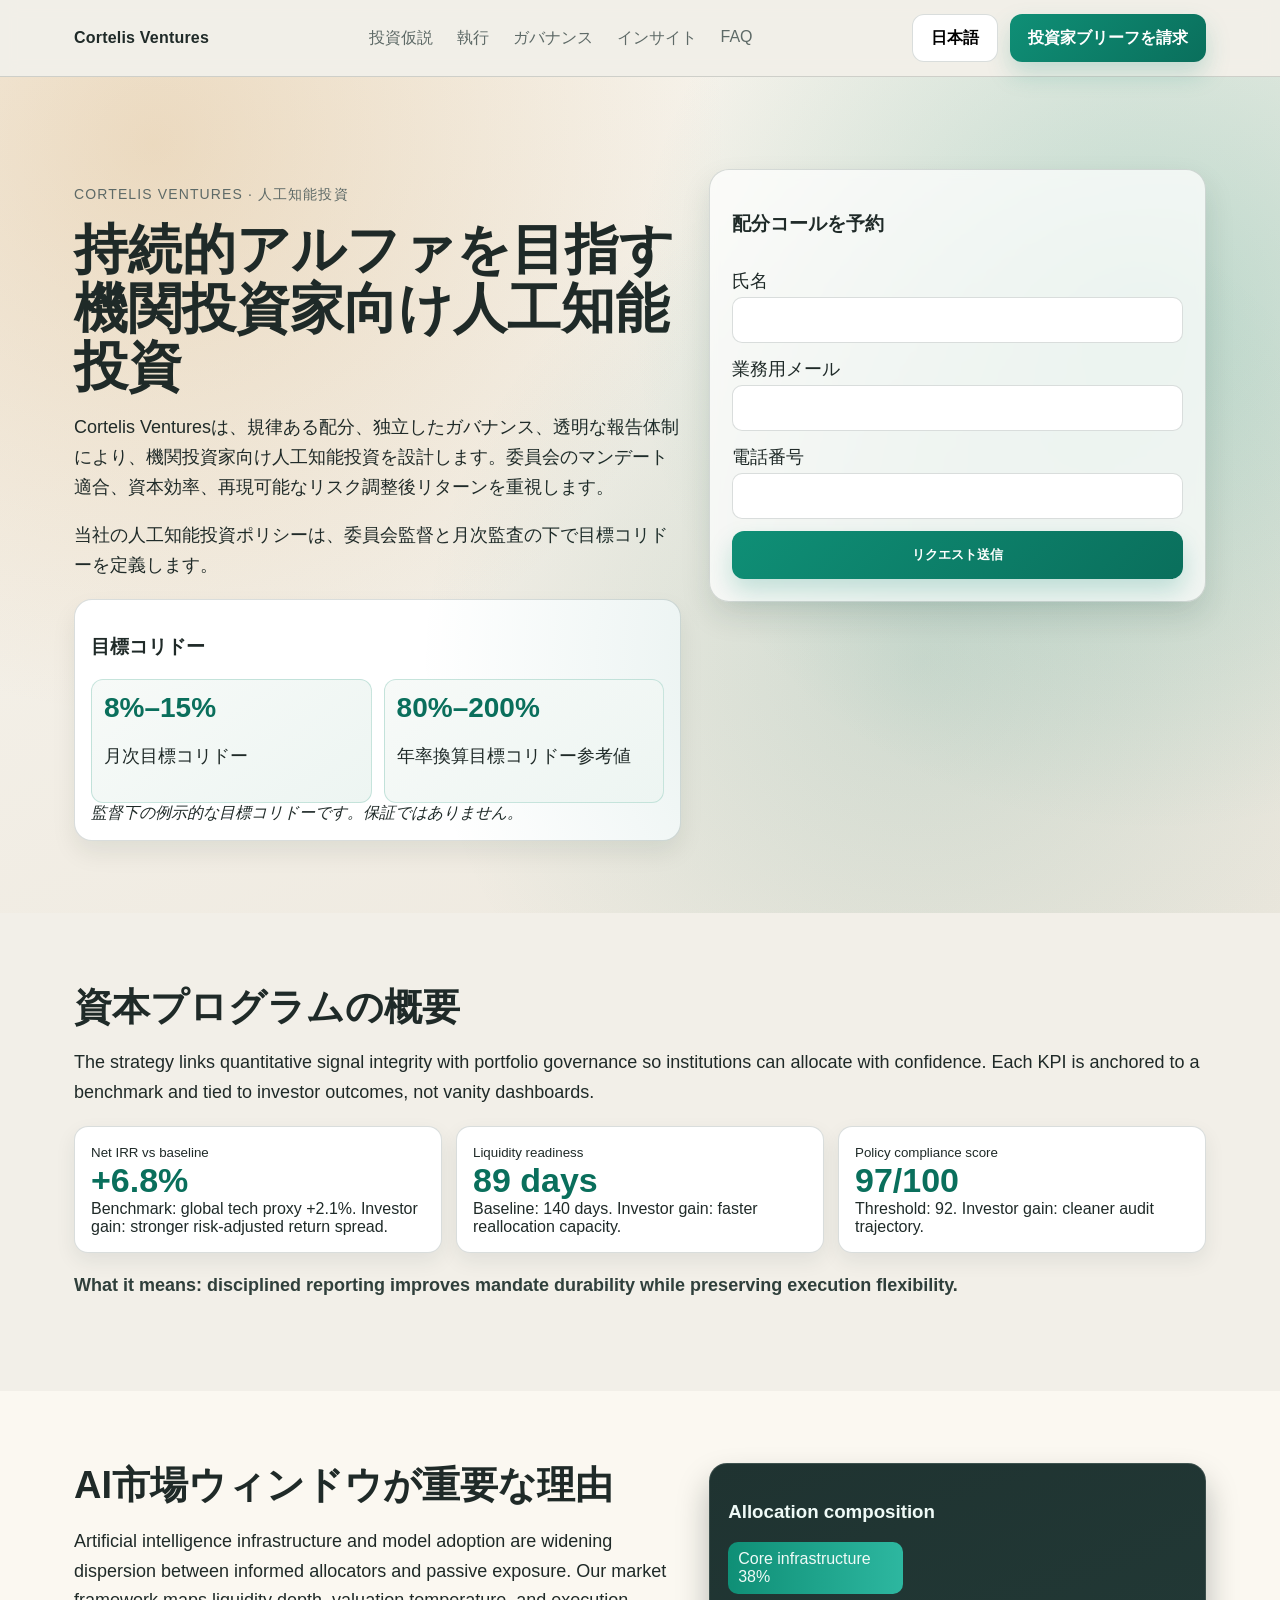
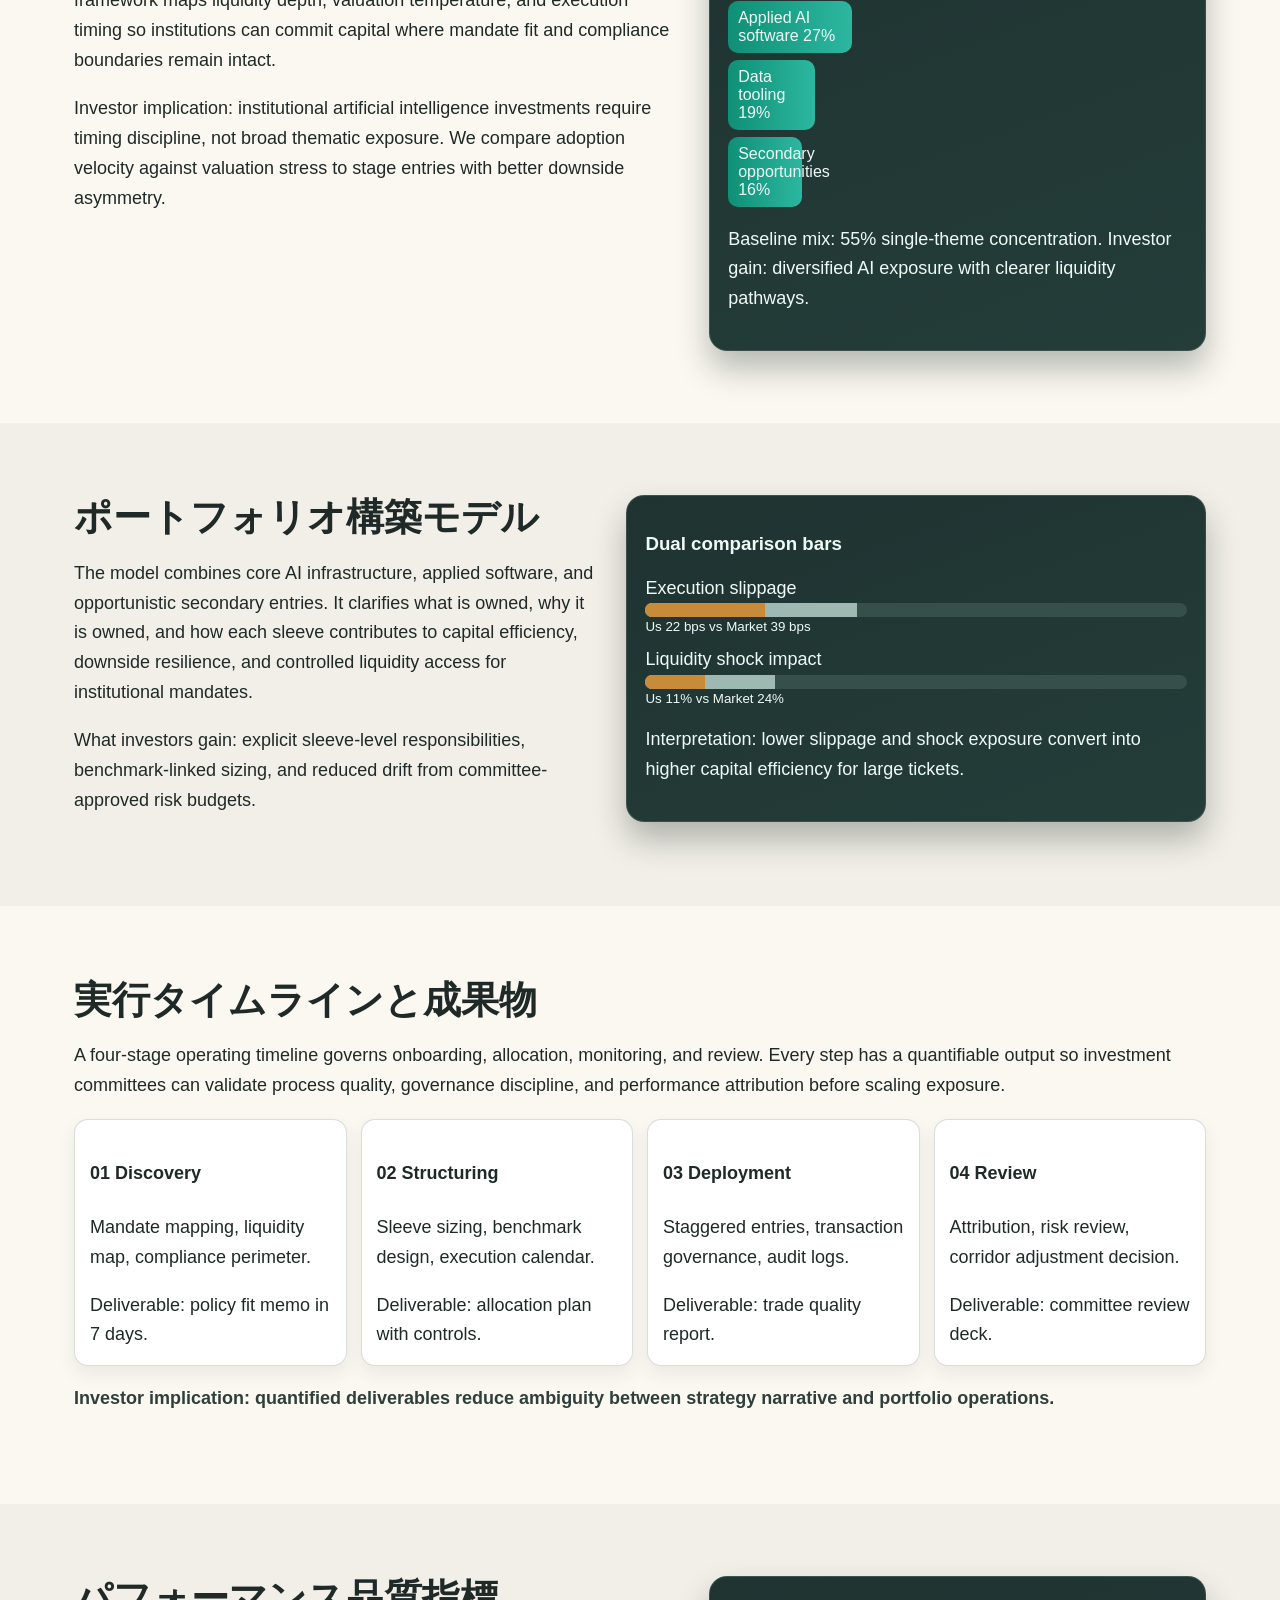
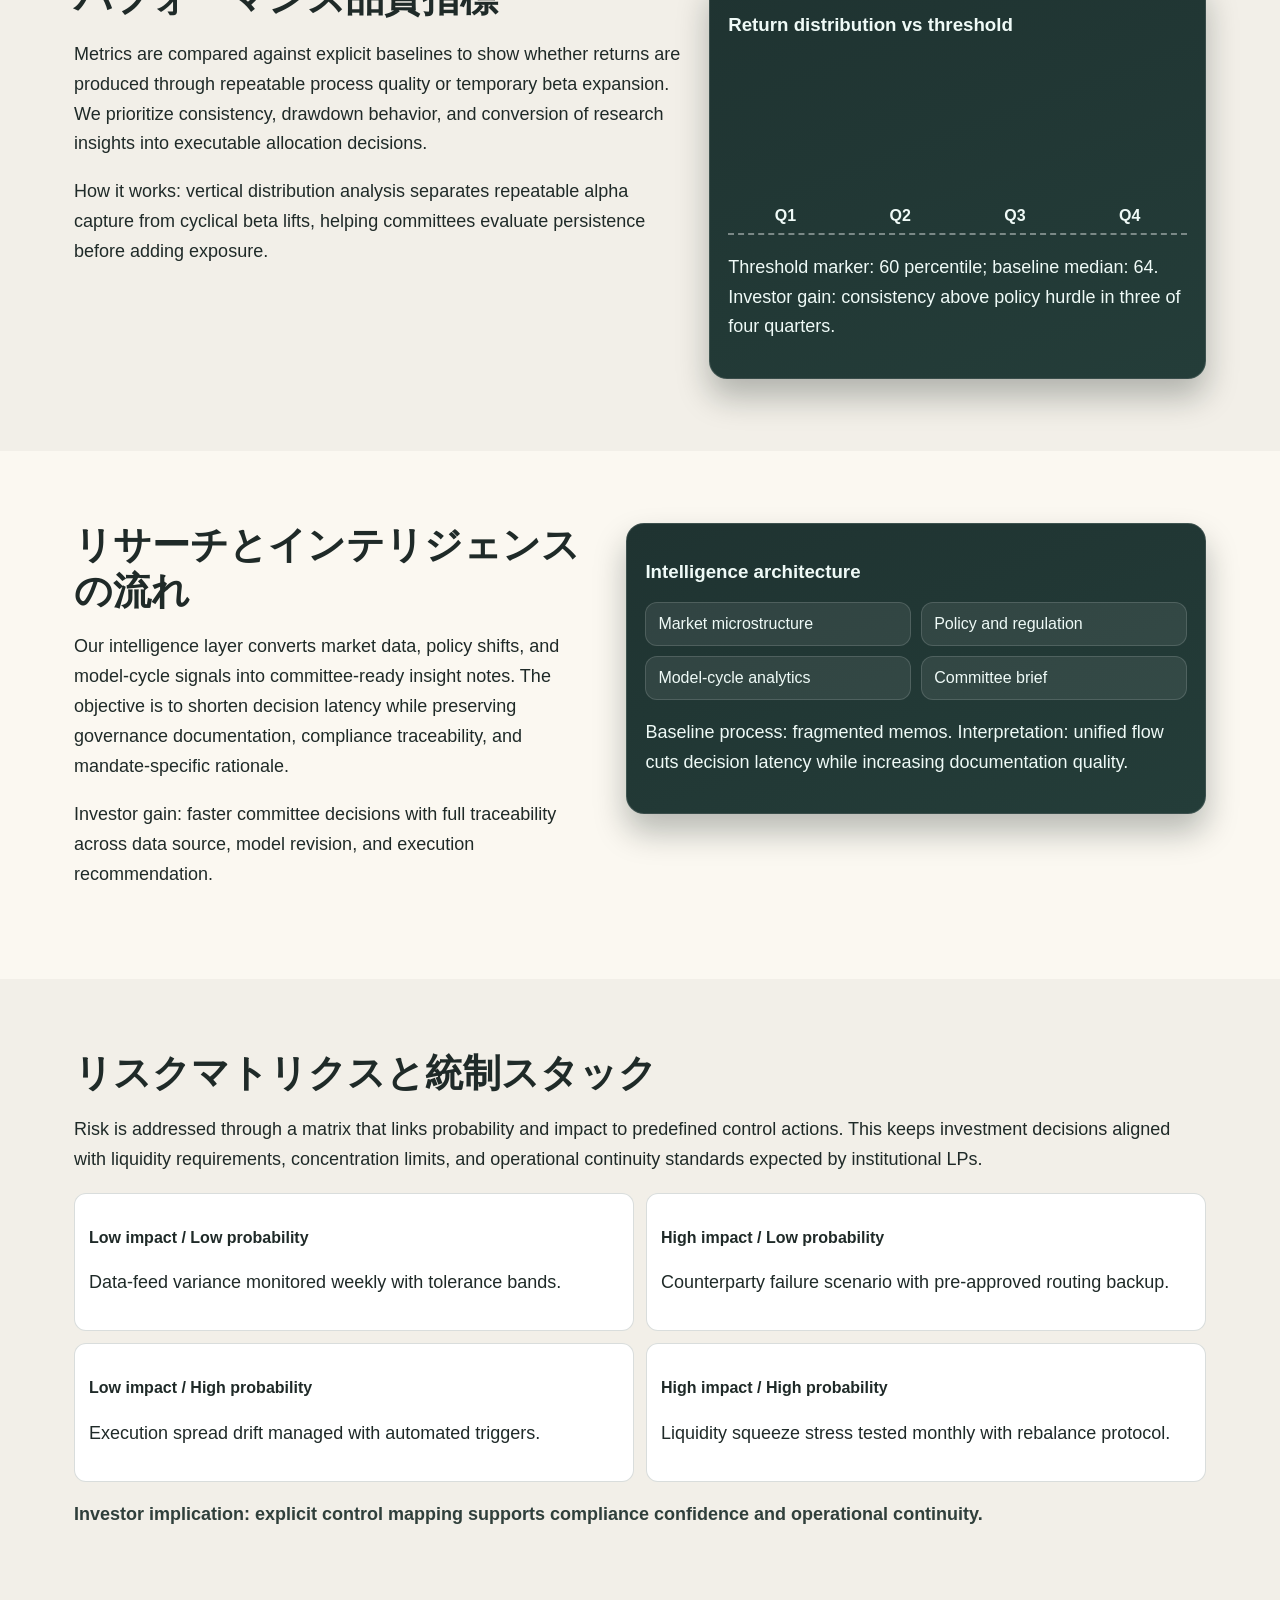
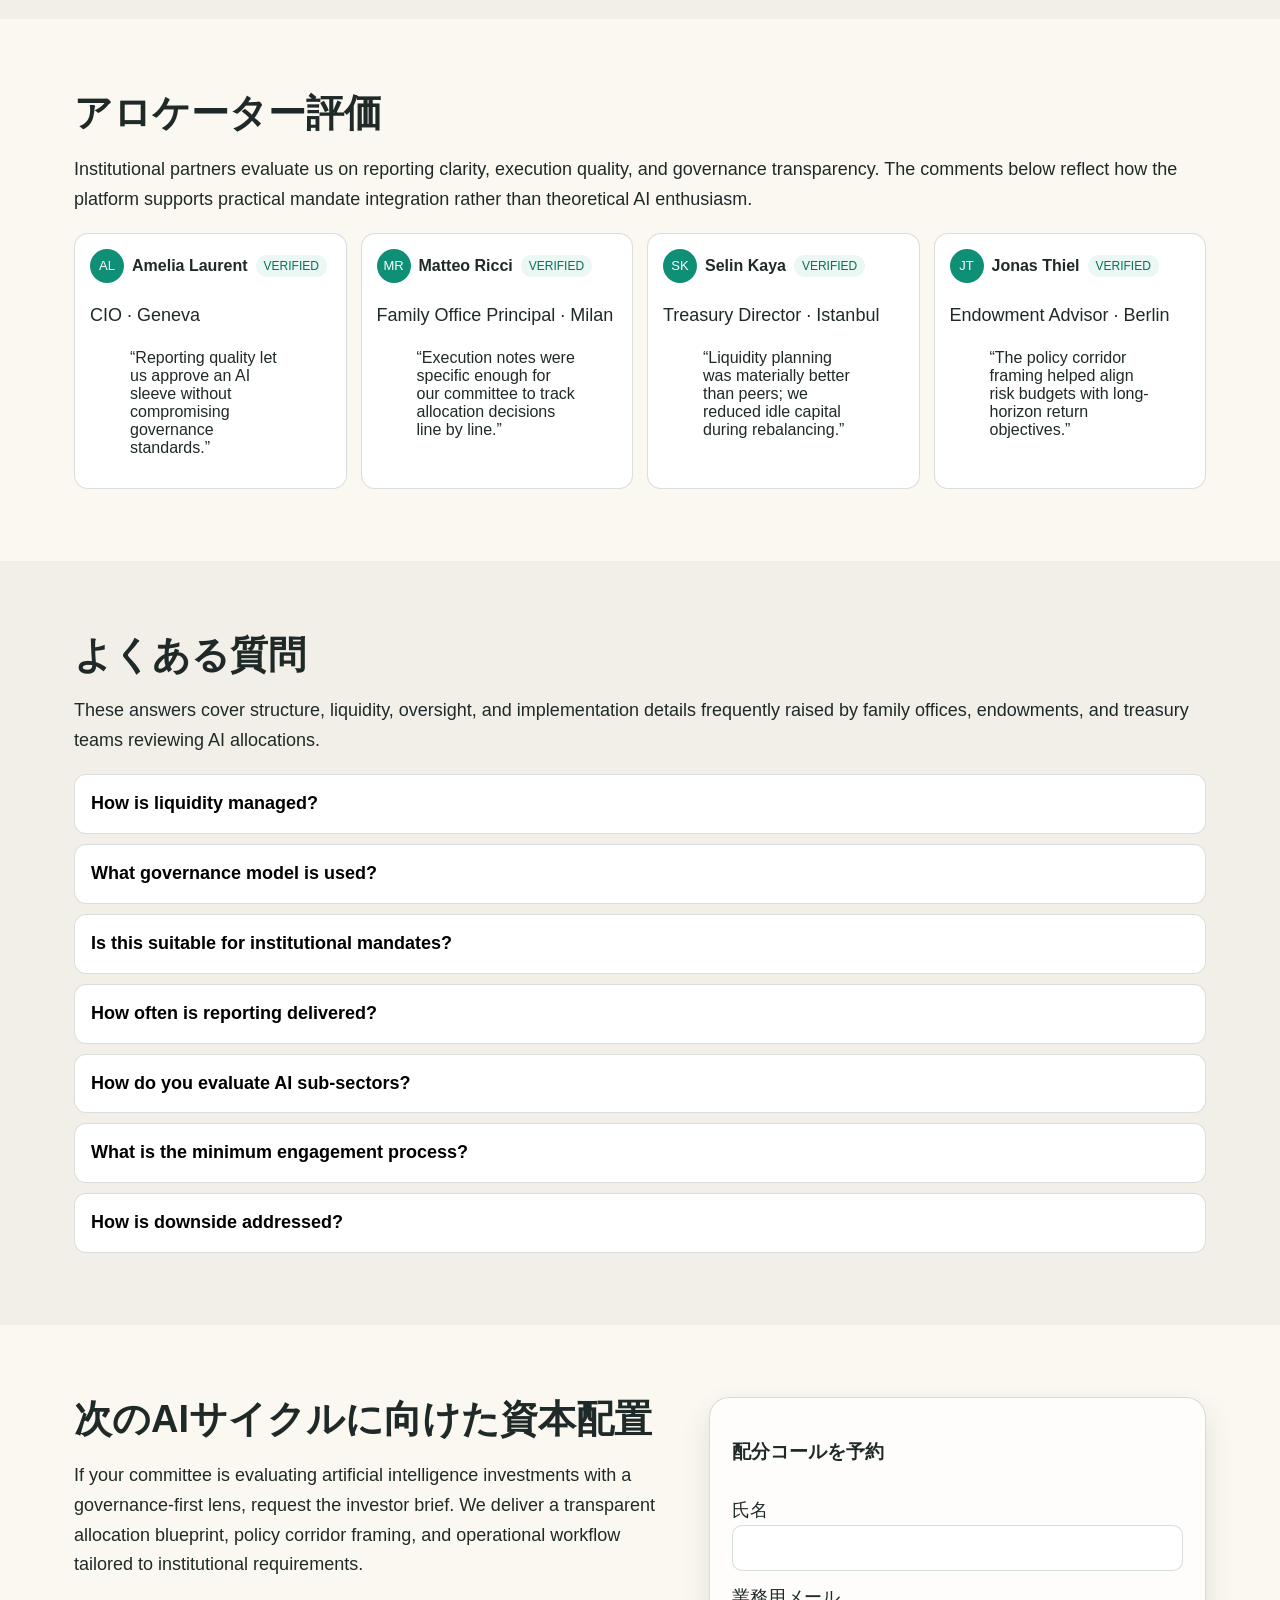
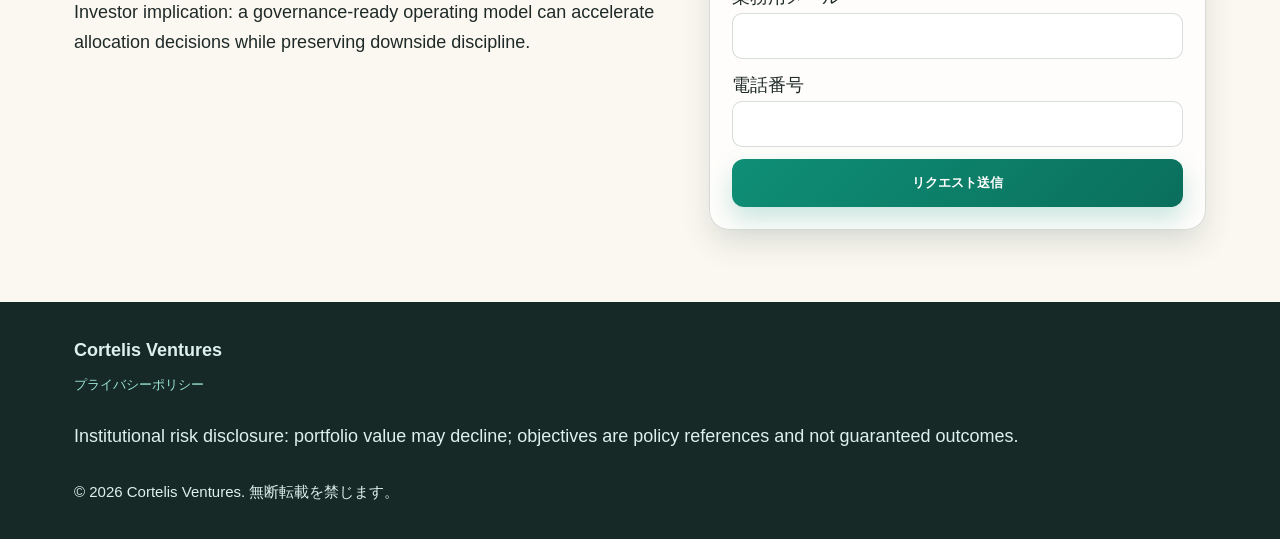
<file: jp/index.html>
<!doctype html>
<html lang="ja-JP">
<head>
<meta charset="utf-8">
<meta name="viewport" content="width=device-width, initial-scale=1">
<title>Cortelis Ventures | 機関投資家向けAI投資</title>
<meta name="description" content="Cortelis Venturesによる機関投資家向けAI投資。ガバナンス主導の執行、流動性設計、リスク調整後リターンを重視。">
<link rel="canonical" href="https://cortelisventures.com/jp/index.html">
<link rel="alternate" hreflang="en" href="https://cortelisventures.com/index.html">
<link rel="alternate" hreflang="de" href="https://cortelisventures.com/de/index.html">
<link rel="alternate" hreflang="fr" href="https://cortelisventures.com/fr/index.html">
<link rel="alternate" hreflang="es" href="https://cortelisventures.com/es/index.html">
<link rel="alternate" hreflang="it" href="https://cortelisventures.com/it/index.html">
<link rel="alternate" hreflang="tr" href="https://cortelisventures.com/tr/index.html">
<link rel="alternate" hreflang="pt" href="https://cortelisventures.com/pt/index.html">
<link rel="alternate" hreflang="jp" href="https://cortelisventures.com/jp/index.html">
<link rel="alternate" hreflang="sk" href="https://cortelisventures.com/sk/index.html">
<link rel="alternate" hreflang="be" href="https://cortelisventures.com/be/index.html">
<meta property="og:title" content="Cortelis Ventures | 機関投資家向けAI投資">
<meta property="og:description" content="Cortelis Venturesによる機関投資家向けAI投資。ガバナンス主導の執行、流動性設計、リスク調整後リターンを重視。">
<meta property="og:type" content="website">
<meta property="og:url" content="https://cortelisventures.com/jp/index.html">
<meta name="twitter:card" content="summary_large_image">
<meta name="twitter:title" content="Cortelis Ventures | 機関投資家向けAI投資">
<meta name="twitter:description" content="Cortelis Venturesによる機関投資家向けAI投資。ガバナンス主導の執行、流動性設計、リスク調整後リターンを重視。">
<link rel="stylesheet" href="../assets/style.css">
<script defer src="../assets/app.js"></script>
</head>
<body>
<header class="site-header">
  <div class="container nav-wrap">
    <a class="brand" href="../index.html">Cortelis Ventures</a>
    <nav class="desktop-nav" aria-label="Primary navigation">
      <a href="#market">投資仮説</a><a href="#process">執行</a><a href="#risk">ガバナンス</a><a href="#insights">インサイト</a><a href="#faq">FAQ</a>
    </nav>
    <div class="head-actions">
      <div class="lang-menu" data-lang>
        <button class="btn btn-ghost lang-current" aria-expanded="false">日本語</button>
        <div class="lang-list"><a href="../index.html"><svg viewBox="0 0 24 24" aria-hidden="true"><circle cx="12" cy="12" r="10"></circle></svg><span>English</span></a>
<a href="../de/index.html"><svg viewBox="0 0 24 24" aria-hidden="true"><circle cx="12" cy="12" r="10"></circle></svg><span>Deutsch</span></a>
<a href="../fr/index.html"><svg viewBox="0 0 24 24" aria-hidden="true"><circle cx="12" cy="12" r="10"></circle></svg><span>Français</span></a>
<a href="../es/index.html"><svg viewBox="0 0 24 24" aria-hidden="true"><circle cx="12" cy="12" r="10"></circle></svg><span>Español</span></a>
<a href="../it/index.html"><svg viewBox="0 0 24 24" aria-hidden="true"><circle cx="12" cy="12" r="10"></circle></svg><span>Italiano</span></a>
<a href="../tr/index.html"><svg viewBox="0 0 24 24" aria-hidden="true"><circle cx="12" cy="12" r="10"></circle></svg><span>Türkçe</span></a>
<a href="../pt/index.html"><svg viewBox="0 0 24 24" aria-hidden="true"><circle cx="12" cy="12" r="10"></circle></svg><span>Português</span></a>
<a href="../jp/index.html"><svg viewBox="0 0 24 24" aria-hidden="true"><circle cx="12" cy="12" r="10"></circle></svg><span>日本語</span></a>
<a href="../sk/index.html"><svg viewBox="0 0 24 24" aria-hidden="true"><circle cx="12" cy="12" r="10"></circle></svg><span>Slovenčina</span></a>
<a href="../be/index.html"><svg viewBox="0 0 24 24" aria-hidden="true"><circle cx="12" cy="12" r="10"></circle></svg><span>Belgium</span></a></div>
      </div>
      <a class="btn btn-primary" href="#lead-form">投資家ブリーフを請求</a>
      <button class="burger" aria-label="Menu" aria-expanded="false" data-open-drawer><span></span><span></span><span></span></button>
    </div>
  </div>
</header>
<div class="drawer" data-drawer aria-hidden="true">
  <div class="drawer-panel" role="dialog" aria-modal="true" aria-label="Mobile menu">
    <button class="drawer-close" data-close-drawer aria-label="Close menu">×</button>
    <nav class="drawer-nav"><a href="#market">投資仮説</a><a href="#process">執行</a><a href="#risk">ガバナンス</a><a href="#insights">インサイト</a><a href="#faq">FAQ</a></nav>
    <div class="lang-menu" data-lang><button class="btn btn-ghost lang-current" aria-expanded="false">日本語</button><div class="lang-list"><a href="../index.html"><svg viewBox="0 0 24 24" aria-hidden="true"><circle cx="12" cy="12" r="10"></circle></svg><span>English</span></a>
<a href="../de/index.html"><svg viewBox="0 0 24 24" aria-hidden="true"><circle cx="12" cy="12" r="10"></circle></svg><span>Deutsch</span></a>
<a href="../fr/index.html"><svg viewBox="0 0 24 24" aria-hidden="true"><circle cx="12" cy="12" r="10"></circle></svg><span>Français</span></a>
<a href="../es/index.html"><svg viewBox="0 0 24 24" aria-hidden="true"><circle cx="12" cy="12" r="10"></circle></svg><span>Español</span></a>
<a href="../it/index.html"><svg viewBox="0 0 24 24" aria-hidden="true"><circle cx="12" cy="12" r="10"></circle></svg><span>Italiano</span></a>
<a href="../tr/index.html"><svg viewBox="0 0 24 24" aria-hidden="true"><circle cx="12" cy="12" r="10"></circle></svg><span>Türkçe</span></a>
<a href="../pt/index.html"><svg viewBox="0 0 24 24" aria-hidden="true"><circle cx="12" cy="12" r="10"></circle></svg><span>Português</span></a>
<a href="../jp/index.html"><svg viewBox="0 0 24 24" aria-hidden="true"><circle cx="12" cy="12" r="10"></circle></svg><span>日本語</span></a>
<a href="../sk/index.html"><svg viewBox="0 0 24 24" aria-hidden="true"><circle cx="12" cy="12" r="10"></circle></svg><span>Slovenčina</span></a>
<a href="../be/index.html"><svg viewBox="0 0 24 24" aria-hidden="true"><circle cx="12" cy="12" r="10"></circle></svg><span>Belgium</span></a></div></div>
    <a class="btn btn-primary" href="#lead-form">投資家ブリーフを請求</a>
  </div>
</div>
<main>
<section class="hero"><div class="glow"></div><div class="container hero-grid"><div><p class="eyebrow">Cortelis Ventures · 人工知能投資</p><h1>持続的アルファを目指す機関投資家向け人工知能投資</h1><p>Cortelis Venturesは、規律ある配分、独立したガバナンス、透明な報告体制により、機関投資家向け人工知能投資を設計します。委員会のマンデート適合、資本効率、再現可能なリスク調整後リターンを重視します。</p><p>当社の人工知能投資ポリシーは、委員会監督と月次監査の下で目標コリドーを定義します。</p><div class="corridor"><h3>目標コリドー</h3><div class="corr-grid"><article><small>8%–15%</small><p>月次目標コリドー</p></article><article><small>80%–200%</small><p>年率換算目標コリドー参考値</p></article></div><em>監督下の例示的な目標コリドーです。保証ではありません。</em></div></div>
<form id="lead-form" class="lead-form"><h3>配分コールを予約</h3><label>氏名<input required></label><label>業務用メール<input type="email" required></label><label>電話番号<input type="tel" required></label><button class="btn btn-primary" type="submit">リクエスト送信</button></form></div></section>
<section class="kpi"><div class="container"><h2>資本プログラムの概要</h2><p>The strategy links quantitative signal integrity with portfolio governance so institutions can allocate with confidence. Each KPI is anchored to a benchmark and tied to investor outcomes, not vanity dashboards.</p><div class="kpi-strip"><article><small>Net IRR vs baseline</small><strong>+6.8%</strong><span>Benchmark: global tech proxy +2.1%. Investor gain: stronger risk-adjusted return spread.</span></article><article><small>Liquidity readiness</small><strong>89 days</strong><span>Baseline: 140 days. Investor gain: faster reallocation capacity.</span></article><article><small>Policy compliance score</small><strong>97/100</strong><span>Threshold: 92. Investor gain: cleaner audit trajectory.</span></article></div><p class="meaning">What it means: disciplined reporting improves mandate durability while preserving execution flexibility.</p></div></section>
<section id="market" class="market alt"><div class="container split"><div><h2>AI市場ウィンドウが重要な理由</h2><p>Artificial intelligence infrastructure and model adoption are widening dispersion between informed allocators and passive exposure. Our market framework maps liquidity depth, valuation temperature, and execution timing so institutions can commit capital where mandate fit and compliance boundaries remain intact.</p><p>Investor implication: institutional artificial intelligence investments require timing discipline, not broad thematic exposure. We compare adoption velocity against valuation stress to stage entries with better downside asymmetry.</p></div><div class="visual alloc"><h3>Allocation composition</h3><div class="stack"><span style="--w:38%">Core infrastructure 38%</span><span style="--w:27%">Applied AI software 27%</span><span style="--w:19%">Data tooling 19%</span><span style="--w:16%">Secondary opportunities 16%</span></div><p>Baseline mix: 55% single-theme concentration. Investor gain: diversified AI exposure with clearer liquidity pathways.</p></div></div></section>
<section class="model"><div class="container split rev"><div><h2>ポートフォリオ構築モデル</h2><p>The model combines core AI infrastructure, applied software, and opportunistic secondary entries. It clarifies what is owned, why it is owned, and how each sleeve contributes to capital efficiency, downside resilience, and controlled liquidity access for institutional mandates.</p><p>What investors gain: explicit sleeve-level responsibilities, benchmark-linked sizing, and reduced drift from committee-approved risk budgets.</p></div><div class="visual compare"><h3>Dual comparison bars</h3><div class="bars"><div><label>Execution slippage</label><b style="--a:22%;--b:39%"><i></i></b><small>Us 22 bps vs Market 39 bps</small></div><div><label>Liquidity shock impact</label><b style="--a:11%;--b:24%"><i></i></b><small>Us 11% vs Market 24%</small></div></div><p>Interpretation: lower slippage and shock exposure convert into higher capital efficiency for large tickets.</p></div></div></section>
<section id="process" class="process alt"><div class="container"><h2>実行タイムラインと成果物</h2><p>A four-stage operating timeline governs onboarding, allocation, monitoring, and review. Every step has a quantifiable output so investment committees can validate process quality, governance discipline, and performance attribution before scaling exposure.</p><ol class="timeline"><li><h4>01 Discovery</h4><p>Mandate mapping, liquidity map, compliance perimeter.</p><span>Deliverable: policy fit memo in 7 days.</span></li><li><h4>02 Structuring</h4><p>Sleeve sizing, benchmark design, execution calendar.</p><span>Deliverable: allocation plan with controls.</span></li><li><h4>03 Deployment</h4><p>Staggered entries, transaction governance, audit logs.</p><span>Deliverable: trade quality report.</span></li><li><h4>04 Review</h4><p>Attribution, risk review, corridor adjustment decision.</p><span>Deliverable: committee review deck.</span></li></ol><p class="meaning">Investor implication: quantified deliverables reduce ambiguity between strategy narrative and portfolio operations.</p></div></section>
<section class="metrics"><div class="container split"><div><h2>パフォーマンス品質指標</h2><p>Metrics are compared against explicit baselines to show whether returns are produced through repeatable process quality or temporary beta expansion. We prioritize consistency, drawdown behavior, and conversion of research insights into executable allocation decisions.</p><p>How it works: vertical distribution analysis separates repeatable alpha capture from cyclical beta lifts, helping committees evaluate persistence before adding exposure.</p></div><div class="visual dist"><h3>Return distribution vs threshold</h3><div class="vbars"><span><i style="height:72%"></i><b>Q1</b></span><span><i style="height:81%"></i><b>Q2</b></span><span><i style="height:67%"></i><b>Q3</b></span><span><i style="height:88%"></i><b>Q4</b></span></div><p>Threshold marker: 60 percentile; baseline median: 64. Investor gain: consistency above policy hurdle in three of four quarters.</p></div></div></section>
<section id="insights" class="insights alt"><div class="container split rev"><div><h2>リサーチとインテリジェンスの流れ</h2><p>Our intelligence layer converts market data, policy shifts, and model-cycle signals into committee-ready insight notes. The objective is to shorten decision latency while preserving governance documentation, compliance traceability, and mandate-specific rationale.</p><p>Investor gain: faster committee decisions with full traceability across data source, model revision, and execution recommendation.</p></div><div class="visual flow"><h3>Intelligence architecture</h3><div class="nodes"><span>Market microstructure</span><span>Policy and regulation</span><span>Model-cycle analytics</span><span>Committee brief</span></div><p>Baseline process: fragmented memos. Interpretation: unified flow cuts decision latency while increasing documentation quality.</p></div></div></section>
<section id="risk" class="risk"><div class="container"><h2>リスクマトリクスと統制スタック</h2><p>Risk is addressed through a matrix that links probability and impact to predefined control actions. This keeps investment decisions aligned with liquidity requirements, concentration limits, and operational continuity standards expected by institutional LPs.</p><div class="matrix"><article><h4>Low impact / Low probability</h4><p>Data-feed variance monitored weekly with tolerance bands.</p></article><article><h4>High impact / Low probability</h4><p>Counterparty failure scenario with pre-approved routing backup.</p></article><article><h4>Low impact / High probability</h4><p>Execution spread drift managed with automated triggers.</p></article><article><h4>High impact / High probability</h4><p>Liquidity squeeze stress tested monthly with rebalance protocol.</p></article></div><p class="meaning">Investor implication: explicit control mapping supports compliance confidence and operational continuity.</p></div></section>
<section class="reviews alt"><div class="container"><h2>アロケーター評価</h2><p>Institutional partners evaluate us on reporting clarity, execution quality, and governance transparency. The comments below reflect how the platform supports practical mandate integration rather than theoretical AI enthusiasm.</p><div class="review-grid"><article class="review"><div class="rhead"><span class="avatar">AL</span><strong>Amelia Laurent</strong><em>VERIFIED</em></div><p class="rmeta">CIO · Geneva</p><blockquote>“Reporting quality let us approve an AI sleeve without compromising governance standards.”</blockquote></article><article class="review"><div class="rhead"><span class="avatar">MR</span><strong>Matteo Ricci</strong><em>VERIFIED</em></div><p class="rmeta">Family Office Principal · Milan</p><blockquote>“Execution notes were specific enough for our committee to track allocation decisions line by line.”</blockquote></article><article class="review"><div class="rhead"><span class="avatar">SK</span><strong>Selin Kaya</strong><em>VERIFIED</em></div><p class="rmeta">Treasury Director · Istanbul</p><blockquote>“Liquidity planning was materially better than peers; we reduced idle capital during rebalancing.”</blockquote></article><article class="review"><div class="rhead"><span class="avatar">JT</span><strong>Jonas Thiel</strong><em>VERIFIED</em></div><p class="rmeta">Endowment Advisor · Berlin</p><blockquote>“The policy corridor framing helped align risk budgets with long-horizon return objectives.”</blockquote></article></div></div></section>
<section id="faq" class="faq"><div class="container"><h2>よくある質問</h2><p>These answers cover structure, liquidity, oversight, and implementation details frequently raised by family offices, endowments, and treasury teams reviewing AI allocations.</p><div class="faq-list"><article class="faq-item"><button aria-expanded="true">How is liquidity managed?</button><div><p>We classify assets by expected exit depth and apply staged execution windows. Baseline liquidity stress assumptions are updated monthly; investor gain is fewer forced exits during volatility.</p></div></article><article class="faq-item"><button aria-expanded="false">What governance model is used?</button><div><p>An investment committee, independent risk chair, and execution lead sign every allocation change. This three-point control model supports compliance and auditability.</p></div></article><article class="faq-item"><button aria-expanded="false">Is this suitable for institutional mandates?</button><div><p>Yes. The framework is designed for mandate fit, reporting rigor, and risk budget discipline expected by endowments, family offices, and treasury teams.</p></div></article><article class="faq-item"><button aria-expanded="false">How often is reporting delivered?</button><div><p>A monthly institutional packet includes attribution, liquidity status, corridor adherence, and governance exceptions with remediation actions.</p></div></article><article class="faq-item"><button aria-expanded="false">How do you evaluate AI sub-sectors?</button><div><p>We score each segment on adoption, margin resilience, policy sensitivity, and execution capacity before approving exposure sizing.</p></div></article><article class="faq-item"><button aria-expanded="false">What is the minimum engagement process?</button><div><p>We begin with a policy fit diagnostic and deliver an allocation blueprint before any capital deployment recommendation.</p></div></article><article class="faq-item"><button aria-expanded="false">How is downside addressed?</button><div><p>Drawdown triggers, concentration caps, and scenario-based reallocation rules are pre-set, so response speed is not dependent on ad-hoc judgment.</p></div></article></div></div></section>
<section class="final-cta alt"><div class="container split"><div><h2>次のAIサイクルに向けた資本配置</h2><p>If your committee is evaluating artificial intelligence investments with a governance-first lens, request the investor brief. We deliver a transparent allocation blueprint, policy corridor framing, and operational workflow tailored to institutional requirements.</p><p>Investor implication: a governance-ready operating model can accelerate allocation decisions while preserving downside discipline.</p></div>
<form class="lead-form"><h3>配分コールを予約</h3><label>氏名<input required></label><label>業務用メール<input type="email" required></label><label>電話番号<input type="tel" required></label><button class="btn btn-primary" type="submit">リクエスト送信</button></form></div></section>
</main>
<footer><div class="container foot"><strong>Cortelis Ventures</strong><button class="link" data-open-privacy>プライバシーポリシー</button><p>Institutional risk disclosure: portfolio value may decline; objectives are policy references and not guaranteed outcomes.</p><small>© 2026 Cortelis Ventures. 無断転載を禁じます。</small></div></footer>
<div class="modal" data-privacy-modal aria-hidden="true"><div class="modal-panel" role="dialog" aria-modal="true" aria-label="プライバシーポリシー"><button class="modal-x" data-close-privacy aria-label="Close">×</button><h2>プライバシーポリシー</h2><div class="modal-body"><h3>はじめに</h3><p>Cortelis Ventures processes information to deliver institutional briefings and allocation support.</p><h3>データ収集</h3><p>We collect contact details, interaction logs, and committee communication preferences.</p><h3>法的根拠</h3><p>Processing is based on consent, legitimate interest, and regulatory obligations.</p><h3>クッキー</h3><p>Operational and analytics cookies are used to maintain service quality and measure engagement.</p><h3>保管期間</h3><p>Data is retained according to contractual, regulatory, and audit timelines.</p><h3>第三者提供</h3><p>Only vetted service providers under confidentiality and data-processing agreements may access limited data.</p><h3>セキュリティ</h3><p>Encryption, access controls, and incident protocols are implemented.</p><h3>利用者の権利</h3><p>You may request access, correction, deletion, or processing limitation where applicable.</p><h3>国際移転</h3><p>Cross-border transfers follow contractual safeguards and regional legal standards.</p><h3>業界リスク開示</h3><p>Artificial intelligence investments include liquidity, valuation, and technology-cycle risks.</p><h3>連絡先</h3><p>privacy@cortelisventures.com</p></div><div class="modal-foot"><button class="btn btn-ghost" data-close-privacy>閉じる</button></div></div></div>
<script type="application/ld+json">{"@context":"https://schema.org","@graph":[{"@type":"Organization","name":"Cortelis Ventures","url":"https://cortelisventures.com"},{"@type":"WebSite","name":"Cortelis Ventures","url":"https://cortelisventures.com"},{"@type":"FAQPage","mainEntity":[{"@type":"Question","name":"How is liquidity managed?","acceptedAnswer":{"@type":"Answer","text":"Through staged execution and monthly stress updates."}}]},{"@type":"Review","author":{"@type":"Person","name":"Amelia Laurent"},"reviewBody":"Reporting quality enabled governance-ready AI allocation decisions.","itemReviewed":{"@type":"Organization","name":"Cortelis Ventures"}}]}</script>
</body></html>
</file>
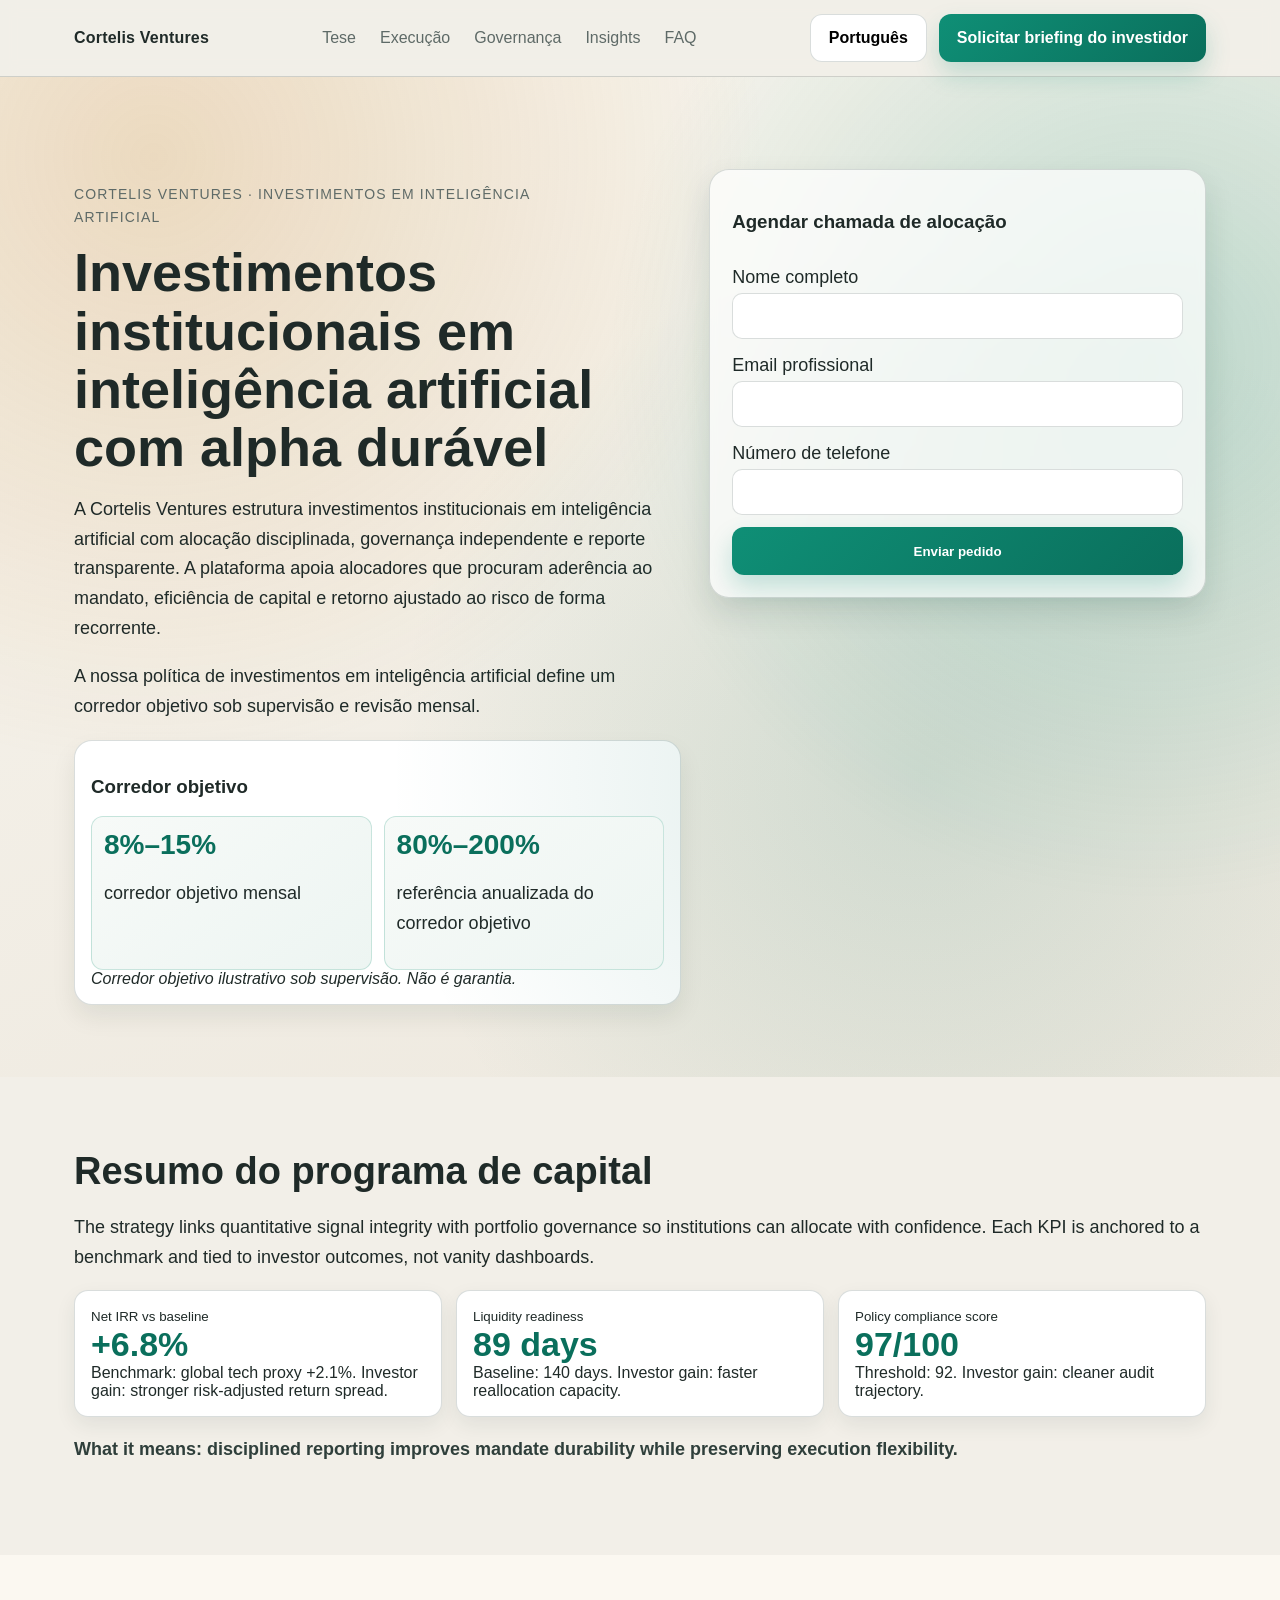
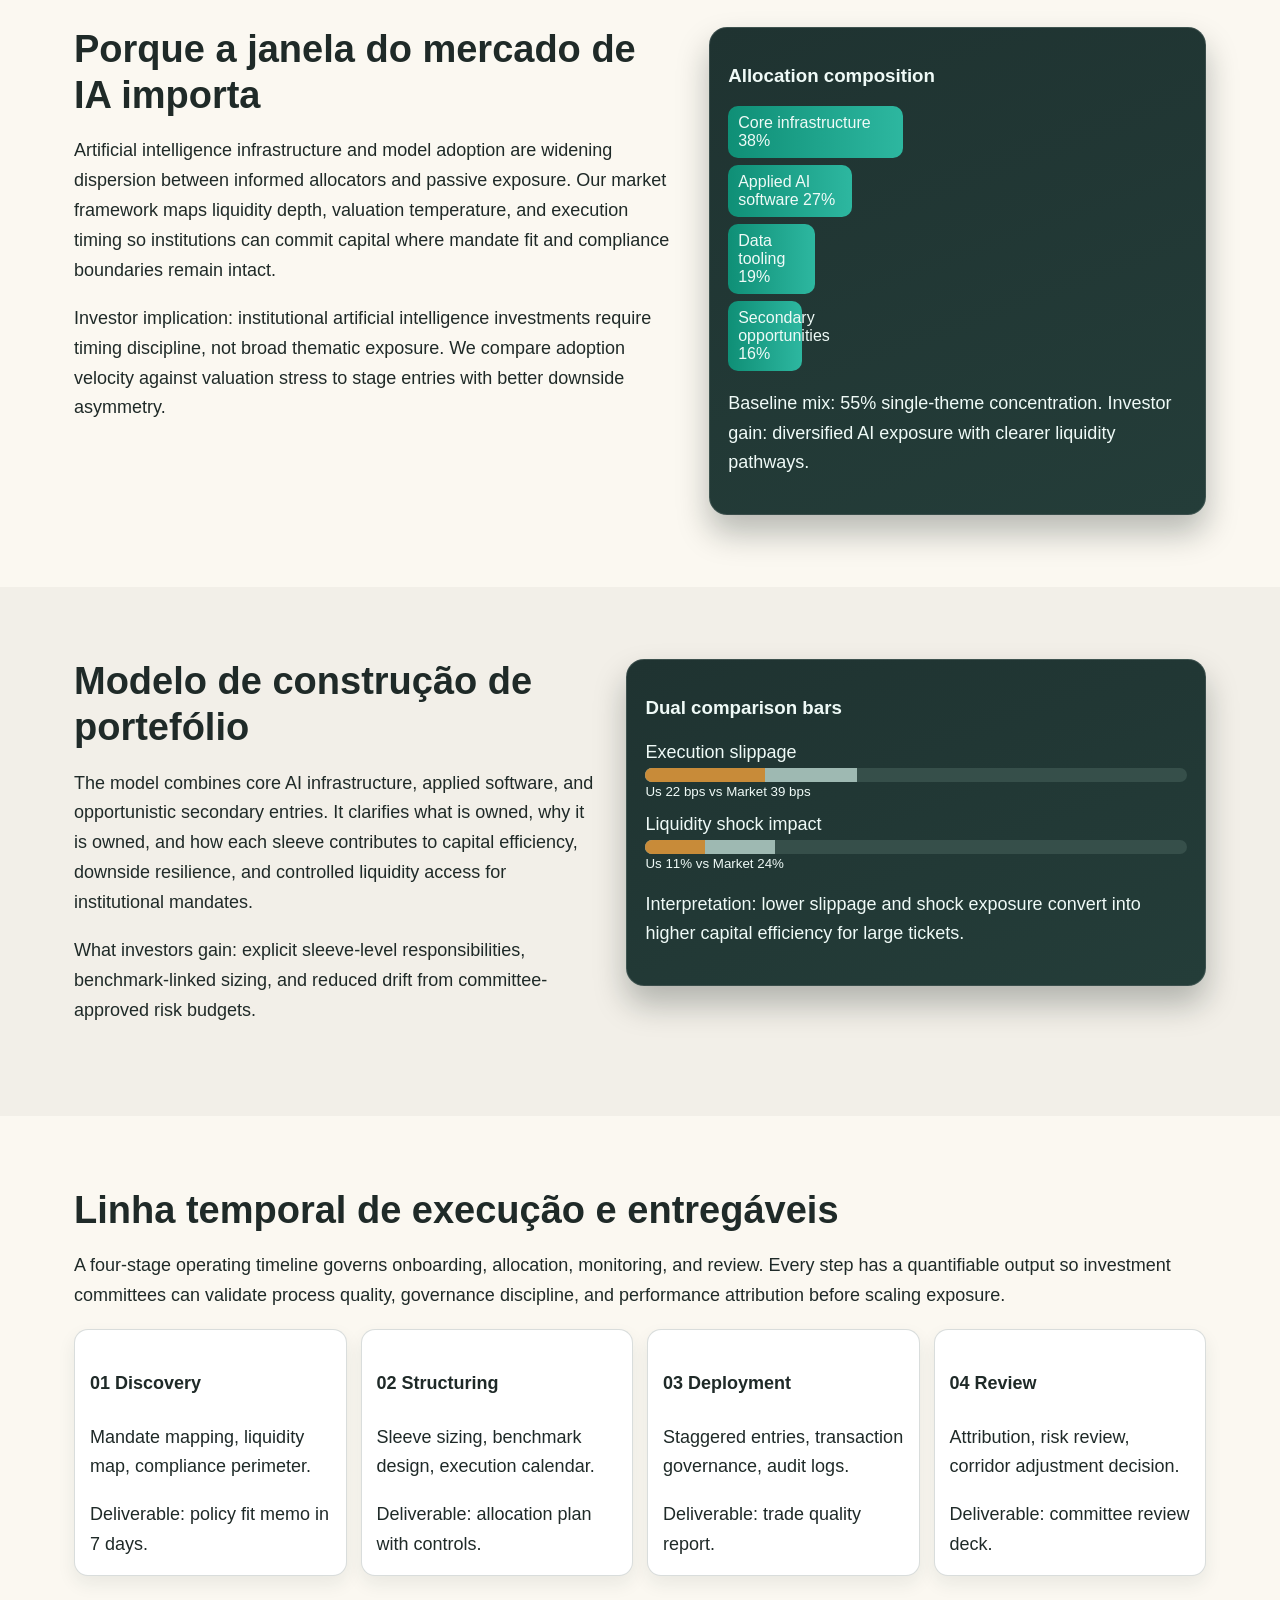
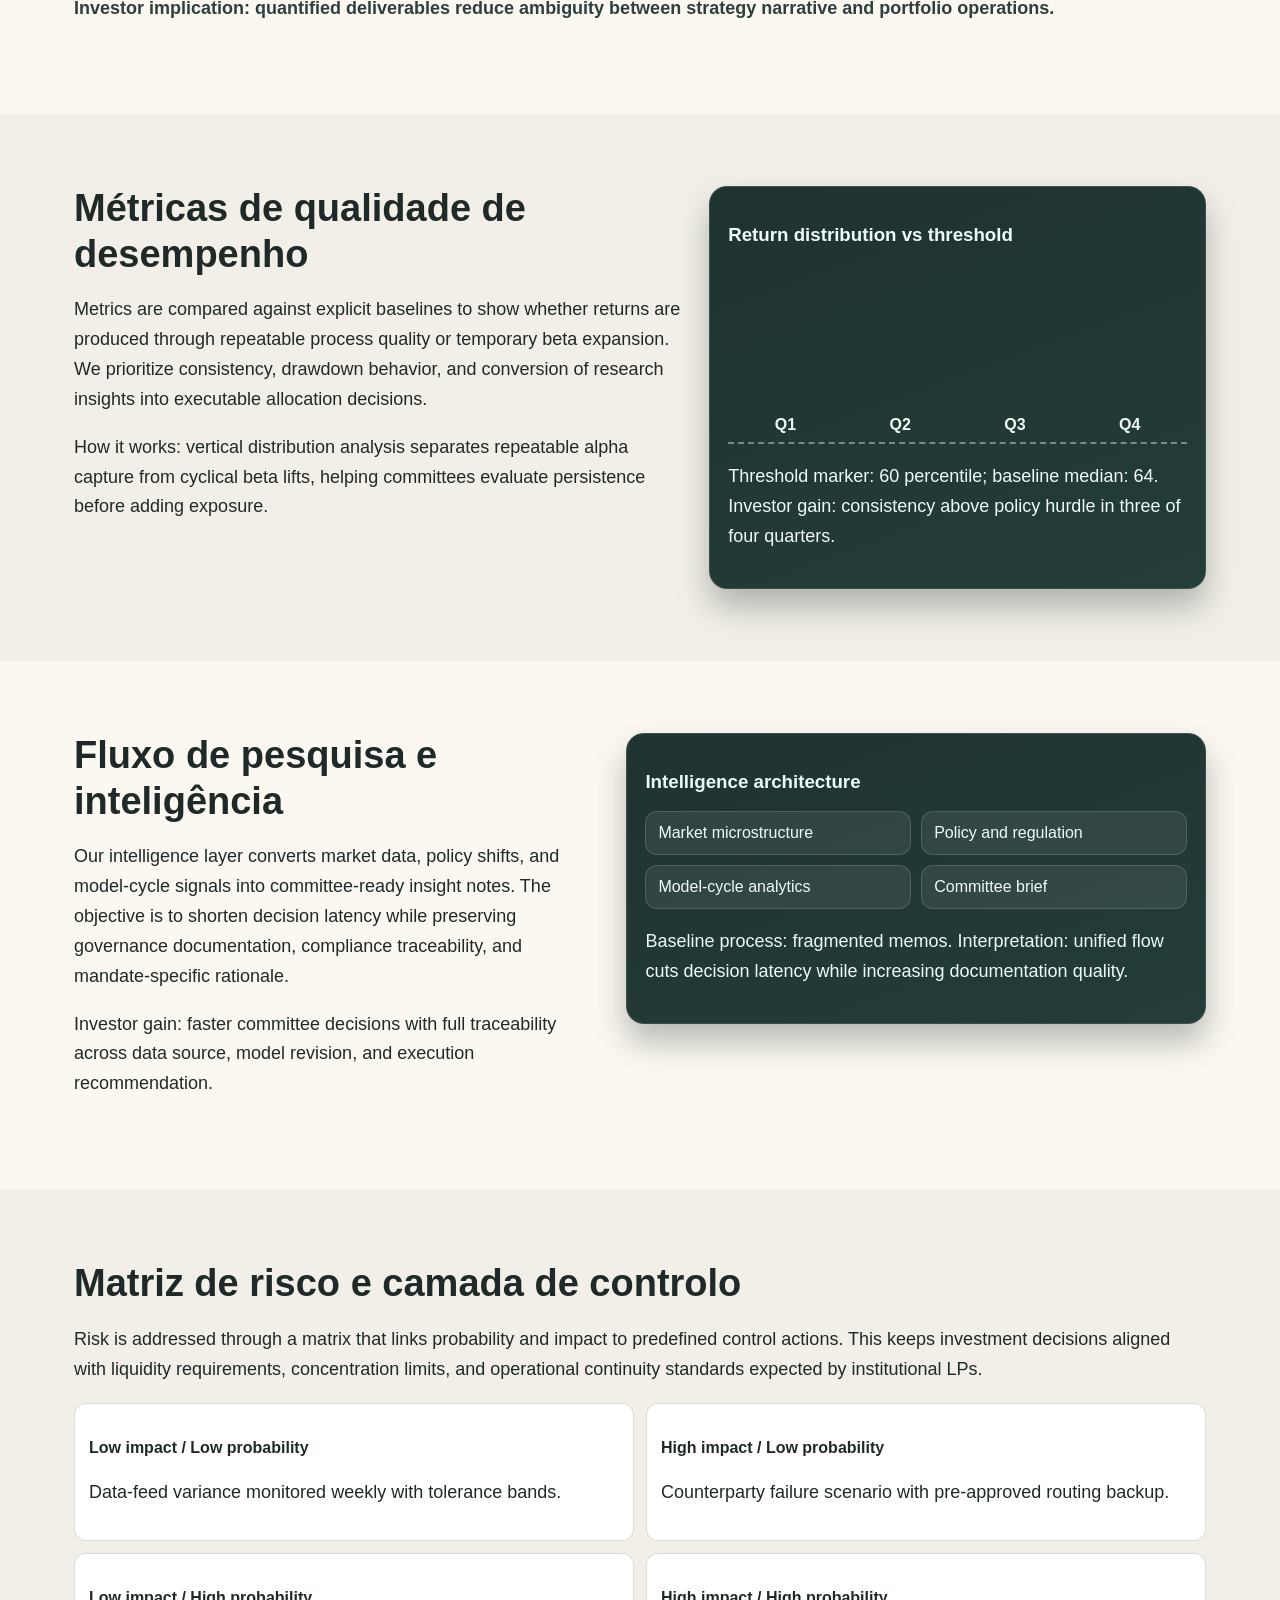
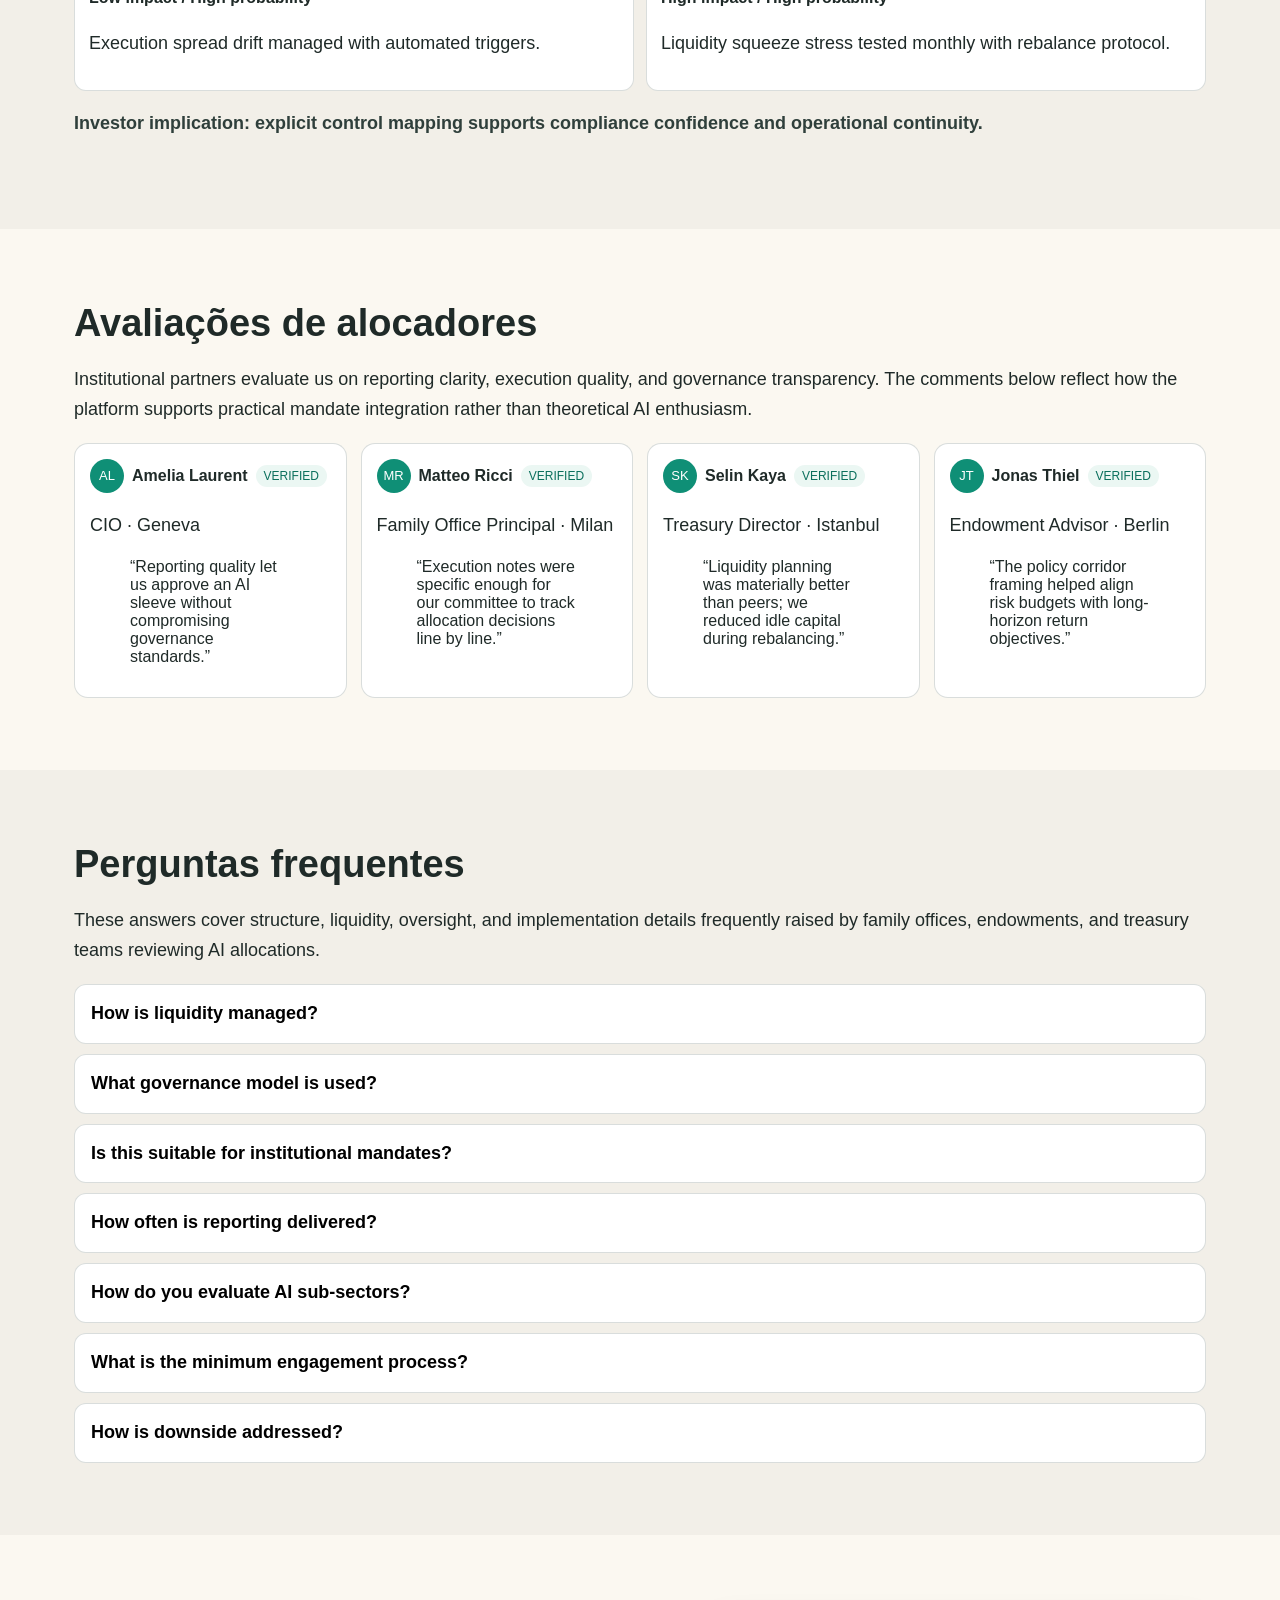
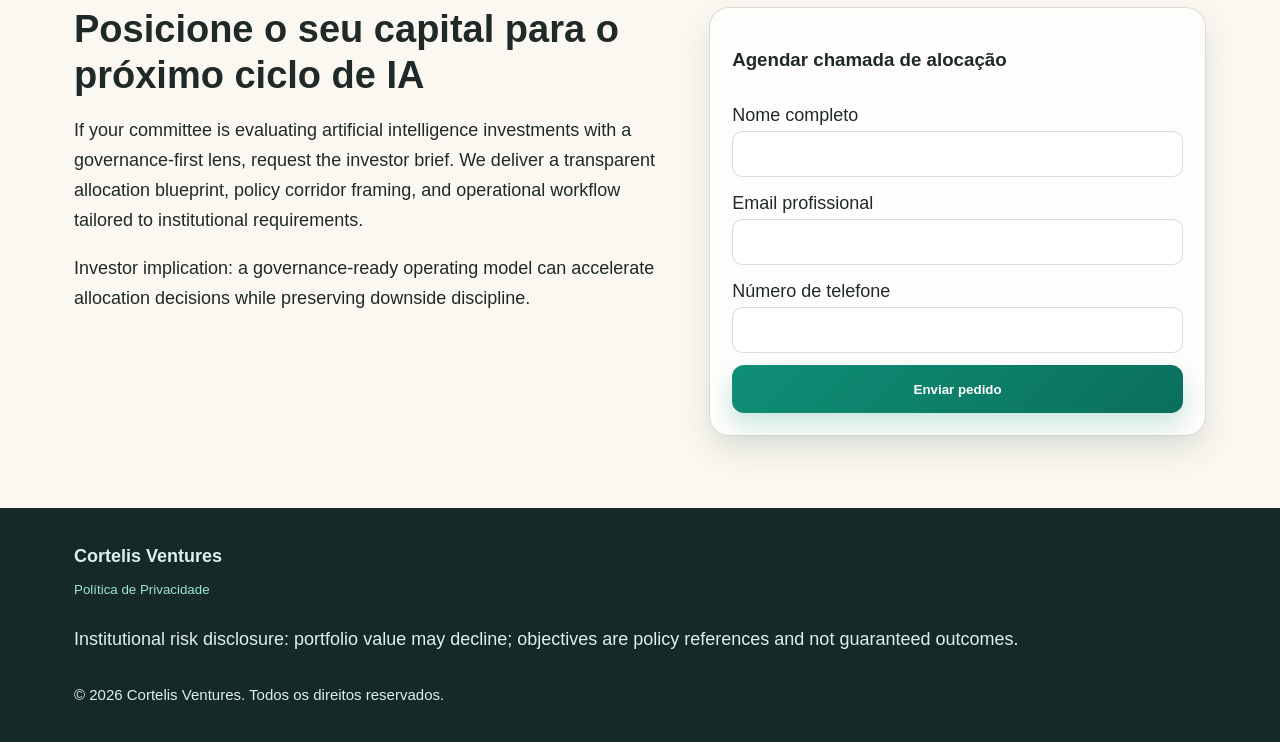
<file: pt/index.html>
<!doctype html>
<html lang="pt-PT">
<head>
<meta charset="utf-8">
<meta name="viewport" content="width=device-width, initial-scale=1">
<title>Cortelis Ventures | Investimentos institucionais em IA</title>
<meta name="description" content="Investimentos institucionais em IA da Cortelis Ventures com governança, planeamento de liquidez e execução orientada ao retorno ajustado ao risco.">
<link rel="canonical" href="https://cortelisventures.com/pt/index.html">
<link rel="alternate" hreflang="en" href="https://cortelisventures.com/index.html">
<link rel="alternate" hreflang="de" href="https://cortelisventures.com/de/index.html">
<link rel="alternate" hreflang="fr" href="https://cortelisventures.com/fr/index.html">
<link rel="alternate" hreflang="es" href="https://cortelisventures.com/es/index.html">
<link rel="alternate" hreflang="it" href="https://cortelisventures.com/it/index.html">
<link rel="alternate" hreflang="tr" href="https://cortelisventures.com/tr/index.html">
<link rel="alternate" hreflang="pt" href="https://cortelisventures.com/pt/index.html">
<link rel="alternate" hreflang="jp" href="https://cortelisventures.com/jp/index.html">
<link rel="alternate" hreflang="sk" href="https://cortelisventures.com/sk/index.html">
<link rel="alternate" hreflang="be" href="https://cortelisventures.com/be/index.html">
<meta property="og:title" content="Cortelis Ventures | Investimentos institucionais em IA">
<meta property="og:description" content="Investimentos institucionais em IA da Cortelis Ventures com governança, planeamento de liquidez e execução orientada ao retorno ajustado ao risco.">
<meta property="og:type" content="website">
<meta property="og:url" content="https://cortelisventures.com/pt/index.html">
<meta name="twitter:card" content="summary_large_image">
<meta name="twitter:title" content="Cortelis Ventures | Investimentos institucionais em IA">
<meta name="twitter:description" content="Investimentos institucionais em IA da Cortelis Ventures com governança, planeamento de liquidez e execução orientada ao retorno ajustado ao risco.">
<link rel="stylesheet" href="../assets/style.css">
<script defer src="../assets/app.js"></script>
</head>
<body>
<header class="site-header">
  <div class="container nav-wrap">
    <a class="brand" href="../index.html">Cortelis Ventures</a>
    <nav class="desktop-nav" aria-label="Primary navigation">
      <a href="#market">Tese</a><a href="#process">Execução</a><a href="#risk">Governança</a><a href="#insights">Insights</a><a href="#faq">FAQ</a>
    </nav>
    <div class="head-actions">
      <div class="lang-menu" data-lang>
        <button class="btn btn-ghost lang-current" aria-expanded="false">Português</button>
        <div class="lang-list"><a href="../index.html"><svg viewBox="0 0 24 24" aria-hidden="true"><circle cx="12" cy="12" r="10"></circle></svg><span>English</span></a>
<a href="../de/index.html"><svg viewBox="0 0 24 24" aria-hidden="true"><circle cx="12" cy="12" r="10"></circle></svg><span>Deutsch</span></a>
<a href="../fr/index.html"><svg viewBox="0 0 24 24" aria-hidden="true"><circle cx="12" cy="12" r="10"></circle></svg><span>Français</span></a>
<a href="../es/index.html"><svg viewBox="0 0 24 24" aria-hidden="true"><circle cx="12" cy="12" r="10"></circle></svg><span>Español</span></a>
<a href="../it/index.html"><svg viewBox="0 0 24 24" aria-hidden="true"><circle cx="12" cy="12" r="10"></circle></svg><span>Italiano</span></a>
<a href="../tr/index.html"><svg viewBox="0 0 24 24" aria-hidden="true"><circle cx="12" cy="12" r="10"></circle></svg><span>Türkçe</span></a>
<a href="../pt/index.html"><svg viewBox="0 0 24 24" aria-hidden="true"><circle cx="12" cy="12" r="10"></circle></svg><span>Português</span></a>
<a href="../jp/index.html"><svg viewBox="0 0 24 24" aria-hidden="true"><circle cx="12" cy="12" r="10"></circle></svg><span>日本語</span></a>
<a href="../sk/index.html"><svg viewBox="0 0 24 24" aria-hidden="true"><circle cx="12" cy="12" r="10"></circle></svg><span>Slovenčina</span></a>
<a href="../be/index.html"><svg viewBox="0 0 24 24" aria-hidden="true"><circle cx="12" cy="12" r="10"></circle></svg><span>Belgium</span></a></div>
      </div>
      <a class="btn btn-primary" href="#lead-form">Solicitar briefing do investidor</a>
      <button class="burger" aria-label="Menu" aria-expanded="false" data-open-drawer><span></span><span></span><span></span></button>
    </div>
  </div>
</header>
<div class="drawer" data-drawer aria-hidden="true">
  <div class="drawer-panel" role="dialog" aria-modal="true" aria-label="Mobile menu">
    <button class="drawer-close" data-close-drawer aria-label="Close menu">×</button>
    <nav class="drawer-nav"><a href="#market">Tese</a><a href="#process">Execução</a><a href="#risk">Governança</a><a href="#insights">Insights</a><a href="#faq">FAQ</a></nav>
    <div class="lang-menu" data-lang><button class="btn btn-ghost lang-current" aria-expanded="false">Português</button><div class="lang-list"><a href="../index.html"><svg viewBox="0 0 24 24" aria-hidden="true"><circle cx="12" cy="12" r="10"></circle></svg><span>English</span></a>
<a href="../de/index.html"><svg viewBox="0 0 24 24" aria-hidden="true"><circle cx="12" cy="12" r="10"></circle></svg><span>Deutsch</span></a>
<a href="../fr/index.html"><svg viewBox="0 0 24 24" aria-hidden="true"><circle cx="12" cy="12" r="10"></circle></svg><span>Français</span></a>
<a href="../es/index.html"><svg viewBox="0 0 24 24" aria-hidden="true"><circle cx="12" cy="12" r="10"></circle></svg><span>Español</span></a>
<a href="../it/index.html"><svg viewBox="0 0 24 24" aria-hidden="true"><circle cx="12" cy="12" r="10"></circle></svg><span>Italiano</span></a>
<a href="../tr/index.html"><svg viewBox="0 0 24 24" aria-hidden="true"><circle cx="12" cy="12" r="10"></circle></svg><span>Türkçe</span></a>
<a href="../pt/index.html"><svg viewBox="0 0 24 24" aria-hidden="true"><circle cx="12" cy="12" r="10"></circle></svg><span>Português</span></a>
<a href="../jp/index.html"><svg viewBox="0 0 24 24" aria-hidden="true"><circle cx="12" cy="12" r="10"></circle></svg><span>日本語</span></a>
<a href="../sk/index.html"><svg viewBox="0 0 24 24" aria-hidden="true"><circle cx="12" cy="12" r="10"></circle></svg><span>Slovenčina</span></a>
<a href="../be/index.html"><svg viewBox="0 0 24 24" aria-hidden="true"><circle cx="12" cy="12" r="10"></circle></svg><span>Belgium</span></a></div></div>
    <a class="btn btn-primary" href="#lead-form">Solicitar briefing do investidor</a>
  </div>
</div>
<main>
<section class="hero"><div class="glow"></div><div class="container hero-grid"><div><p class="eyebrow">Cortelis Ventures · investimentos em inteligência artificial</p><h1>Investimentos institucionais em inteligência artificial com alpha durável</h1><p>A Cortelis Ventures estrutura investimentos institucionais em inteligência artificial com alocação disciplinada, governança independente e reporte transparente. A plataforma apoia alocadores que procuram aderência ao mandato, eficiência de capital e retorno ajustado ao risco de forma recorrente.</p><p>A nossa política de investimentos em inteligência artificial define um corredor objetivo sob supervisão e revisão mensal.</p><div class="corridor"><h3>Corredor objetivo</h3><div class="corr-grid"><article><small>8%–15%</small><p>corredor objetivo mensal</p></article><article><small>80%–200%</small><p>referência anualizada do corredor objetivo</p></article></div><em>Corredor objetivo ilustrativo sob supervisão. Não é garantia.</em></div></div>
<form id="lead-form" class="lead-form"><h3>Agendar chamada de alocação</h3><label>Nome completo<input required></label><label>Email profissional<input type="email" required></label><label>Número de telefone<input type="tel" required></label><button class="btn btn-primary" type="submit">Enviar pedido</button></form></div></section>
<section class="kpi"><div class="container"><h2>Resumo do programa de capital</h2><p>The strategy links quantitative signal integrity with portfolio governance so institutions can allocate with confidence. Each KPI is anchored to a benchmark and tied to investor outcomes, not vanity dashboards.</p><div class="kpi-strip"><article><small>Net IRR vs baseline</small><strong>+6.8%</strong><span>Benchmark: global tech proxy +2.1%. Investor gain: stronger risk-adjusted return spread.</span></article><article><small>Liquidity readiness</small><strong>89 days</strong><span>Baseline: 140 days. Investor gain: faster reallocation capacity.</span></article><article><small>Policy compliance score</small><strong>97/100</strong><span>Threshold: 92. Investor gain: cleaner audit trajectory.</span></article></div><p class="meaning">What it means: disciplined reporting improves mandate durability while preserving execution flexibility.</p></div></section>
<section id="market" class="market alt"><div class="container split"><div><h2>Porque a janela do mercado de IA importa</h2><p>Artificial intelligence infrastructure and model adoption are widening dispersion between informed allocators and passive exposure. Our market framework maps liquidity depth, valuation temperature, and execution timing so institutions can commit capital where mandate fit and compliance boundaries remain intact.</p><p>Investor implication: institutional artificial intelligence investments require timing discipline, not broad thematic exposure. We compare adoption velocity against valuation stress to stage entries with better downside asymmetry.</p></div><div class="visual alloc"><h3>Allocation composition</h3><div class="stack"><span style="--w:38%">Core infrastructure 38%</span><span style="--w:27%">Applied AI software 27%</span><span style="--w:19%">Data tooling 19%</span><span style="--w:16%">Secondary opportunities 16%</span></div><p>Baseline mix: 55% single-theme concentration. Investor gain: diversified AI exposure with clearer liquidity pathways.</p></div></div></section>
<section class="model"><div class="container split rev"><div><h2>Modelo de construção de portefólio</h2><p>The model combines core AI infrastructure, applied software, and opportunistic secondary entries. It clarifies what is owned, why it is owned, and how each sleeve contributes to capital efficiency, downside resilience, and controlled liquidity access for institutional mandates.</p><p>What investors gain: explicit sleeve-level responsibilities, benchmark-linked sizing, and reduced drift from committee-approved risk budgets.</p></div><div class="visual compare"><h3>Dual comparison bars</h3><div class="bars"><div><label>Execution slippage</label><b style="--a:22%;--b:39%"><i></i></b><small>Us 22 bps vs Market 39 bps</small></div><div><label>Liquidity shock impact</label><b style="--a:11%;--b:24%"><i></i></b><small>Us 11% vs Market 24%</small></div></div><p>Interpretation: lower slippage and shock exposure convert into higher capital efficiency for large tickets.</p></div></div></section>
<section id="process" class="process alt"><div class="container"><h2>Linha temporal de execução e entregáveis</h2><p>A four-stage operating timeline governs onboarding, allocation, monitoring, and review. Every step has a quantifiable output so investment committees can validate process quality, governance discipline, and performance attribution before scaling exposure.</p><ol class="timeline"><li><h4>01 Discovery</h4><p>Mandate mapping, liquidity map, compliance perimeter.</p><span>Deliverable: policy fit memo in 7 days.</span></li><li><h4>02 Structuring</h4><p>Sleeve sizing, benchmark design, execution calendar.</p><span>Deliverable: allocation plan with controls.</span></li><li><h4>03 Deployment</h4><p>Staggered entries, transaction governance, audit logs.</p><span>Deliverable: trade quality report.</span></li><li><h4>04 Review</h4><p>Attribution, risk review, corridor adjustment decision.</p><span>Deliverable: committee review deck.</span></li></ol><p class="meaning">Investor implication: quantified deliverables reduce ambiguity between strategy narrative and portfolio operations.</p></div></section>
<section class="metrics"><div class="container split"><div><h2>Métricas de qualidade de desempenho</h2><p>Metrics are compared against explicit baselines to show whether returns are produced through repeatable process quality or temporary beta expansion. We prioritize consistency, drawdown behavior, and conversion of research insights into executable allocation decisions.</p><p>How it works: vertical distribution analysis separates repeatable alpha capture from cyclical beta lifts, helping committees evaluate persistence before adding exposure.</p></div><div class="visual dist"><h3>Return distribution vs threshold</h3><div class="vbars"><span><i style="height:72%"></i><b>Q1</b></span><span><i style="height:81%"></i><b>Q2</b></span><span><i style="height:67%"></i><b>Q3</b></span><span><i style="height:88%"></i><b>Q4</b></span></div><p>Threshold marker: 60 percentile; baseline median: 64. Investor gain: consistency above policy hurdle in three of four quarters.</p></div></div></section>
<section id="insights" class="insights alt"><div class="container split rev"><div><h2>Fluxo de pesquisa e inteligência</h2><p>Our intelligence layer converts market data, policy shifts, and model-cycle signals into committee-ready insight notes. The objective is to shorten decision latency while preserving governance documentation, compliance traceability, and mandate-specific rationale.</p><p>Investor gain: faster committee decisions with full traceability across data source, model revision, and execution recommendation.</p></div><div class="visual flow"><h3>Intelligence architecture</h3><div class="nodes"><span>Market microstructure</span><span>Policy and regulation</span><span>Model-cycle analytics</span><span>Committee brief</span></div><p>Baseline process: fragmented memos. Interpretation: unified flow cuts decision latency while increasing documentation quality.</p></div></div></section>
<section id="risk" class="risk"><div class="container"><h2>Matriz de risco e camada de controlo</h2><p>Risk is addressed through a matrix that links probability and impact to predefined control actions. This keeps investment decisions aligned with liquidity requirements, concentration limits, and operational continuity standards expected by institutional LPs.</p><div class="matrix"><article><h4>Low impact / Low probability</h4><p>Data-feed variance monitored weekly with tolerance bands.</p></article><article><h4>High impact / Low probability</h4><p>Counterparty failure scenario with pre-approved routing backup.</p></article><article><h4>Low impact / High probability</h4><p>Execution spread drift managed with automated triggers.</p></article><article><h4>High impact / High probability</h4><p>Liquidity squeeze stress tested monthly with rebalance protocol.</p></article></div><p class="meaning">Investor implication: explicit control mapping supports compliance confidence and operational continuity.</p></div></section>
<section class="reviews alt"><div class="container"><h2>Avaliações de alocadores</h2><p>Institutional partners evaluate us on reporting clarity, execution quality, and governance transparency. The comments below reflect how the platform supports practical mandate integration rather than theoretical AI enthusiasm.</p><div class="review-grid"><article class="review"><div class="rhead"><span class="avatar">AL</span><strong>Amelia Laurent</strong><em>VERIFIED</em></div><p class="rmeta">CIO · Geneva</p><blockquote>“Reporting quality let us approve an AI sleeve without compromising governance standards.”</blockquote></article><article class="review"><div class="rhead"><span class="avatar">MR</span><strong>Matteo Ricci</strong><em>VERIFIED</em></div><p class="rmeta">Family Office Principal · Milan</p><blockquote>“Execution notes were specific enough for our committee to track allocation decisions line by line.”</blockquote></article><article class="review"><div class="rhead"><span class="avatar">SK</span><strong>Selin Kaya</strong><em>VERIFIED</em></div><p class="rmeta">Treasury Director · Istanbul</p><blockquote>“Liquidity planning was materially better than peers; we reduced idle capital during rebalancing.”</blockquote></article><article class="review"><div class="rhead"><span class="avatar">JT</span><strong>Jonas Thiel</strong><em>VERIFIED</em></div><p class="rmeta">Endowment Advisor · Berlin</p><blockquote>“The policy corridor framing helped align risk budgets with long-horizon return objectives.”</blockquote></article></div></div></section>
<section id="faq" class="faq"><div class="container"><h2>Perguntas frequentes</h2><p>These answers cover structure, liquidity, oversight, and implementation details frequently raised by family offices, endowments, and treasury teams reviewing AI allocations.</p><div class="faq-list"><article class="faq-item"><button aria-expanded="true">How is liquidity managed?</button><div><p>We classify assets by expected exit depth and apply staged execution windows. Baseline liquidity stress assumptions are updated monthly; investor gain is fewer forced exits during volatility.</p></div></article><article class="faq-item"><button aria-expanded="false">What governance model is used?</button><div><p>An investment committee, independent risk chair, and execution lead sign every allocation change. This three-point control model supports compliance and auditability.</p></div></article><article class="faq-item"><button aria-expanded="false">Is this suitable for institutional mandates?</button><div><p>Yes. The framework is designed for mandate fit, reporting rigor, and risk budget discipline expected by endowments, family offices, and treasury teams.</p></div></article><article class="faq-item"><button aria-expanded="false">How often is reporting delivered?</button><div><p>A monthly institutional packet includes attribution, liquidity status, corridor adherence, and governance exceptions with remediation actions.</p></div></article><article class="faq-item"><button aria-expanded="false">How do you evaluate AI sub-sectors?</button><div><p>We score each segment on adoption, margin resilience, policy sensitivity, and execution capacity before approving exposure sizing.</p></div></article><article class="faq-item"><button aria-expanded="false">What is the minimum engagement process?</button><div><p>We begin with a policy fit diagnostic and deliver an allocation blueprint before any capital deployment recommendation.</p></div></article><article class="faq-item"><button aria-expanded="false">How is downside addressed?</button><div><p>Drawdown triggers, concentration caps, and scenario-based reallocation rules are pre-set, so response speed is not dependent on ad-hoc judgment.</p></div></article></div></div></section>
<section class="final-cta alt"><div class="container split"><div><h2>Posicione o seu capital para o próximo ciclo de IA</h2><p>If your committee is evaluating artificial intelligence investments with a governance-first lens, request the investor brief. We deliver a transparent allocation blueprint, policy corridor framing, and operational workflow tailored to institutional requirements.</p><p>Investor implication: a governance-ready operating model can accelerate allocation decisions while preserving downside discipline.</p></div>
<form class="lead-form"><h3>Agendar chamada de alocação</h3><label>Nome completo<input required></label><label>Email profissional<input type="email" required></label><label>Número de telefone<input type="tel" required></label><button class="btn btn-primary" type="submit">Enviar pedido</button></form></div></section>
</main>
<footer><div class="container foot"><strong>Cortelis Ventures</strong><button class="link" data-open-privacy>Política de Privacidade</button><p>Institutional risk disclosure: portfolio value may decline; objectives are policy references and not guaranteed outcomes.</p><small>© 2026 Cortelis Ventures. Todos os direitos reservados.</small></div></footer>
<div class="modal" data-privacy-modal aria-hidden="true"><div class="modal-panel" role="dialog" aria-modal="true" aria-label="Política de Privacidade"><button class="modal-x" data-close-privacy aria-label="Close">×</button><h2>Política de Privacidade</h2><div class="modal-body"><h3>Introdução</h3><p>Cortelis Ventures processes information to deliver institutional briefings and allocation support.</p><h3>Recolha de dados</h3><p>We collect contact details, interaction logs, and committee communication preferences.</p><h3>Base legal</h3><p>Processing is based on consent, legitimate interest, and regulatory obligations.</p><h3>Cookies</h3><p>Operational and analytics cookies are used to maintain service quality and measure engagement.</p><h3>Retenção</h3><p>Data is retained according to contractual, regulatory, and audit timelines.</p><h3>Partilha com terceiros</h3><p>Only vetted service providers under confidentiality and data-processing agreements may access limited data.</p><h3>Segurança</h3><p>Encryption, access controls, and incident protocols are implemented.</p><h3>Direitos do utilizador</h3><p>You may request access, correction, deletion, or processing limitation where applicable.</p><h3>Transferências internacionais</h3><p>Cross-border transfers follow contractual safeguards and regional legal standards.</p><h3>Divulgação de risco setorial</h3><p>Artificial intelligence investments include liquidity, valuation, and technology-cycle risks.</p><h3>Contacto</h3><p>privacy@cortelisventures.com</p></div><div class="modal-foot"><button class="btn btn-ghost" data-close-privacy>Fechar</button></div></div></div>
<script type="application/ld+json">{"@context":"https://schema.org","@graph":[{"@type":"Organization","name":"Cortelis Ventures","url":"https://cortelisventures.com"},{"@type":"WebSite","name":"Cortelis Ventures","url":"https://cortelisventures.com"},{"@type":"FAQPage","mainEntity":[{"@type":"Question","name":"How is liquidity managed?","acceptedAnswer":{"@type":"Answer","text":"Through staged execution and monthly stress updates."}}]},{"@type":"Review","author":{"@type":"Person","name":"Amelia Laurent"},"reviewBody":"Reporting quality enabled governance-ready AI allocation decisions.","itemReviewed":{"@type":"Organization","name":"Cortelis Ventures"}}]}</script>
</body></html>
</file>
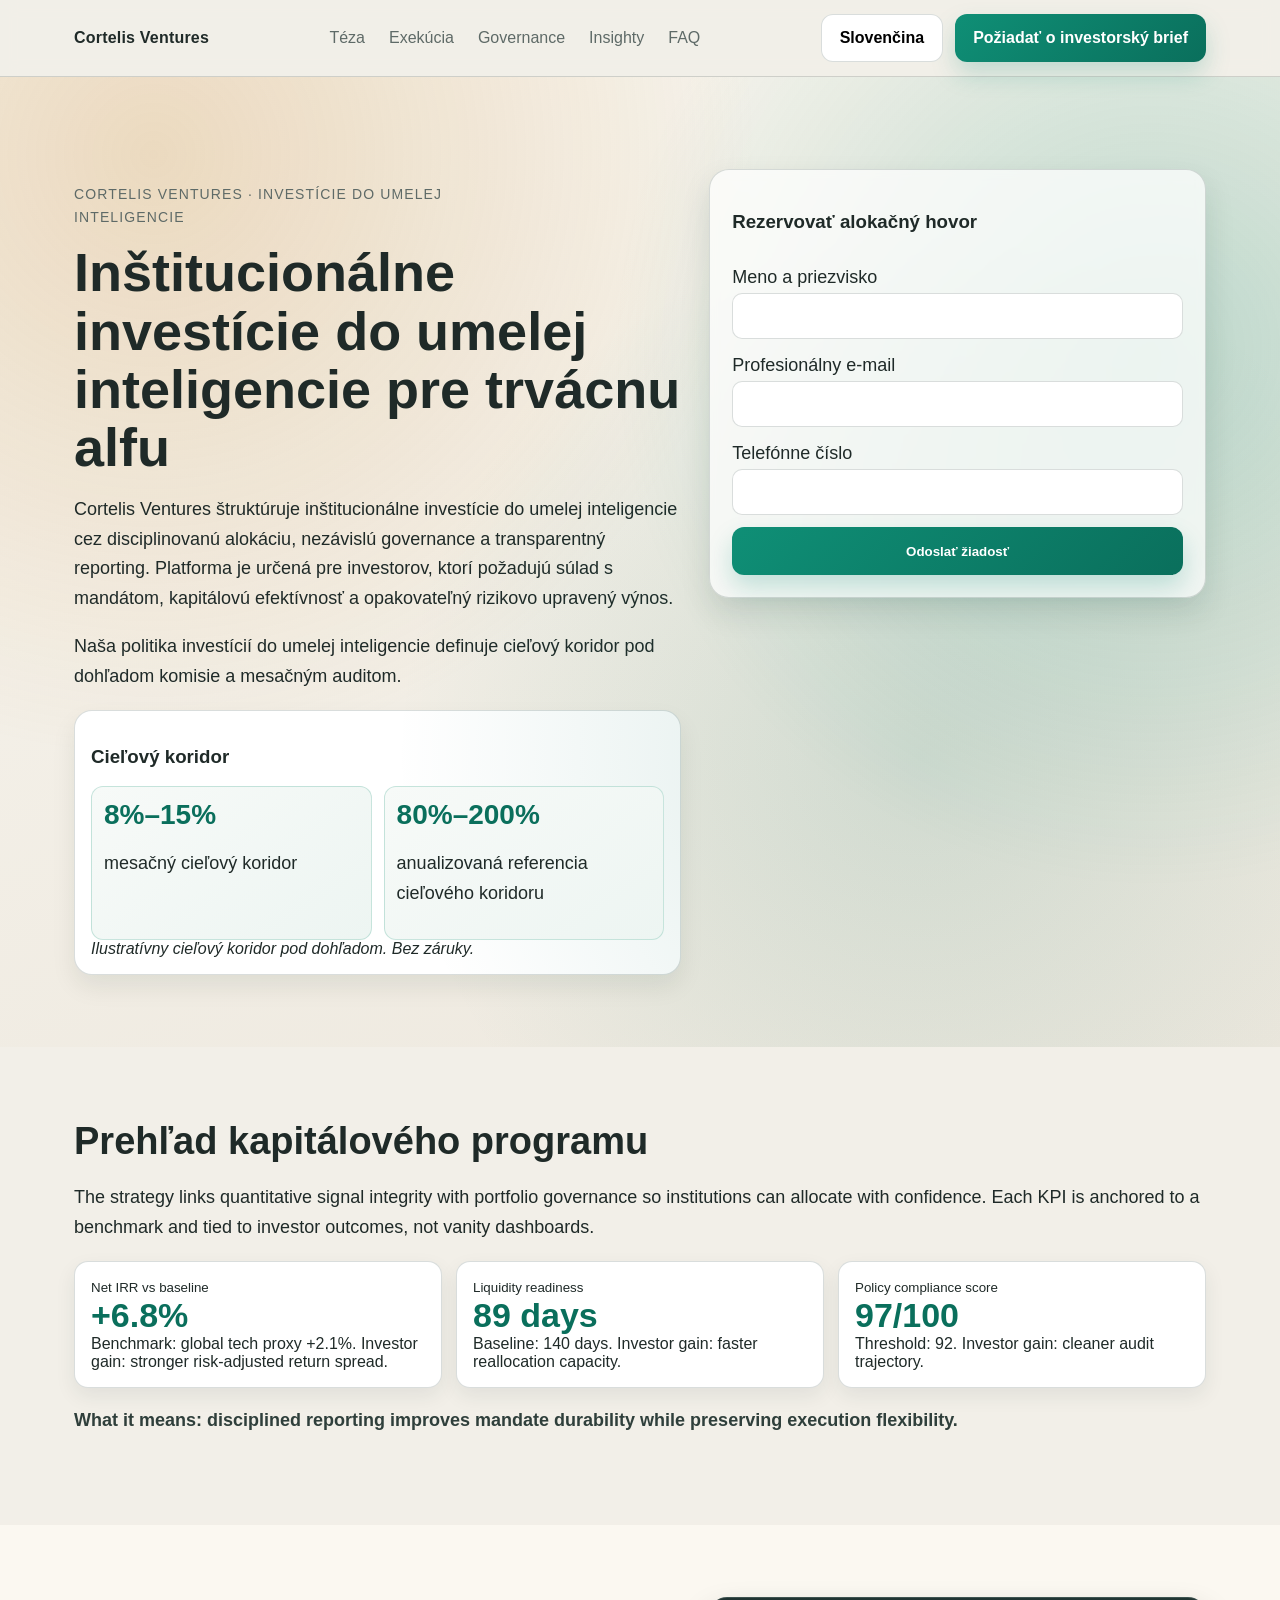
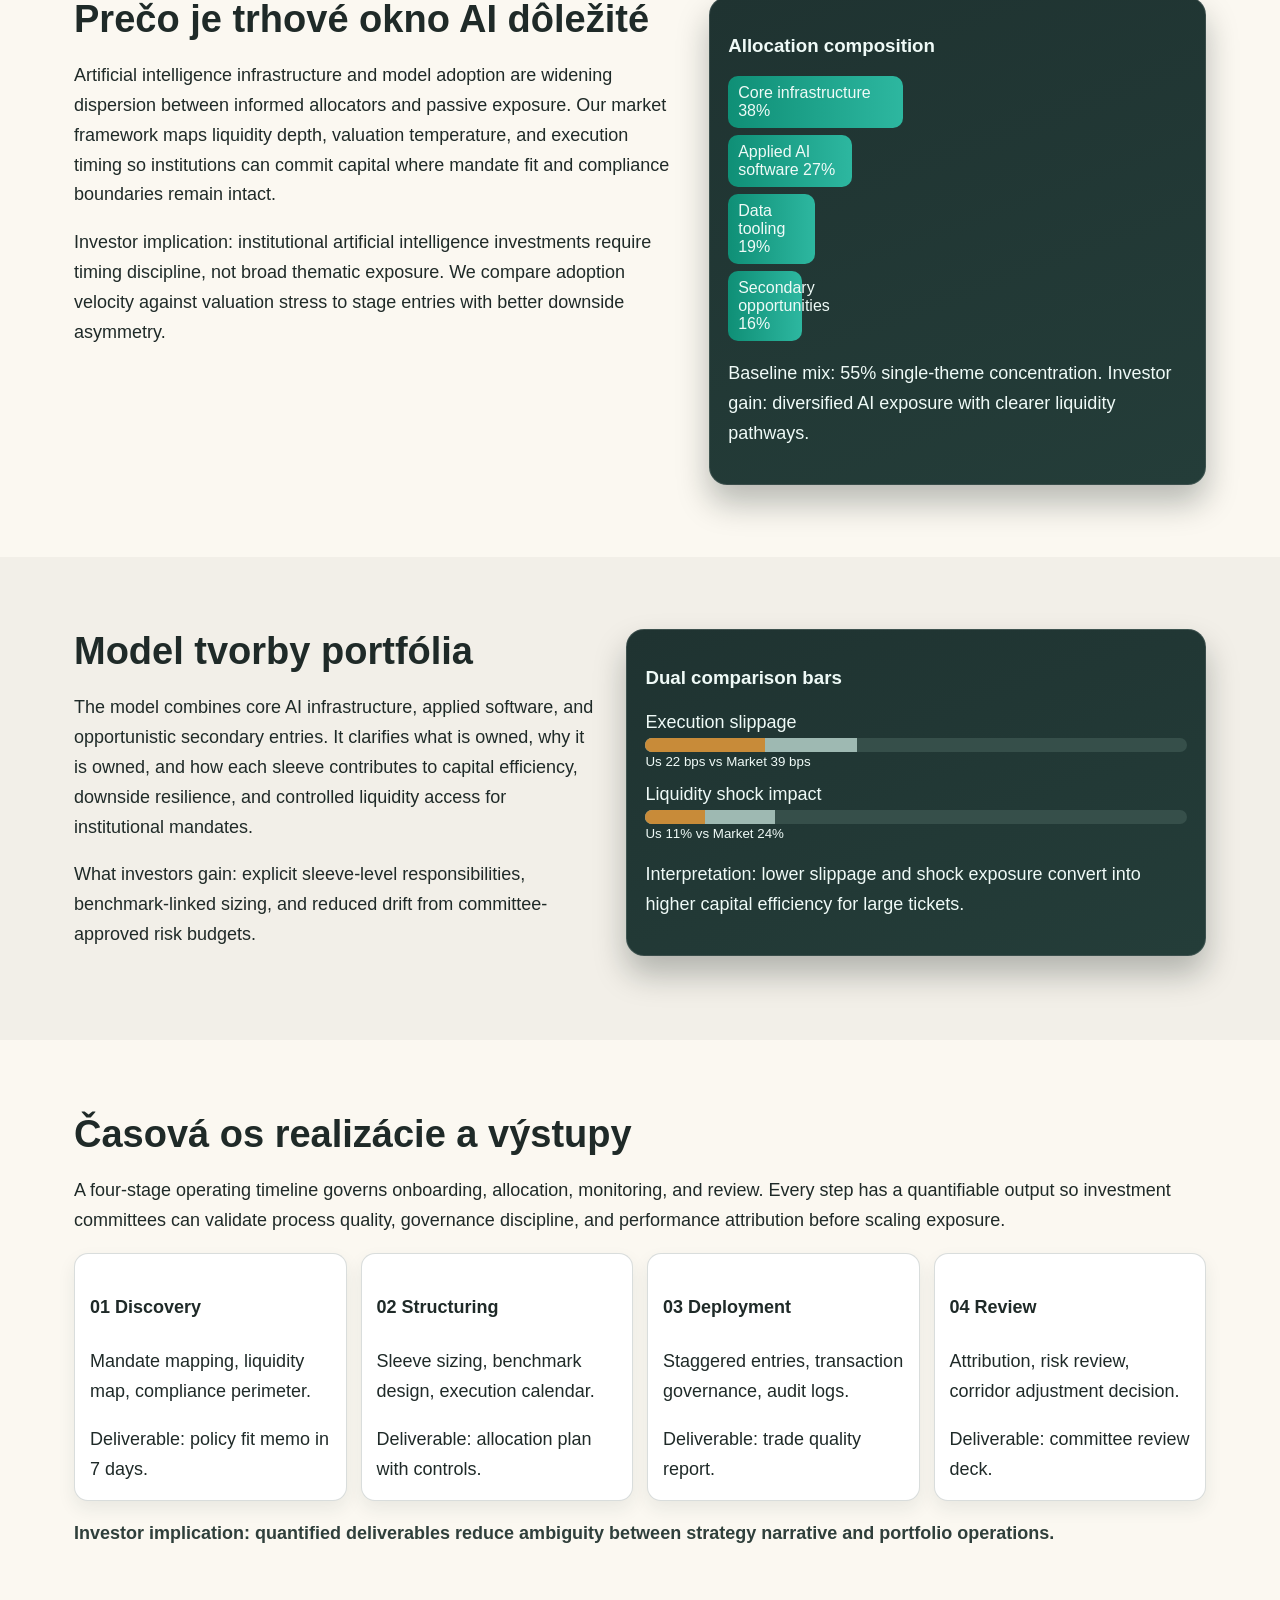
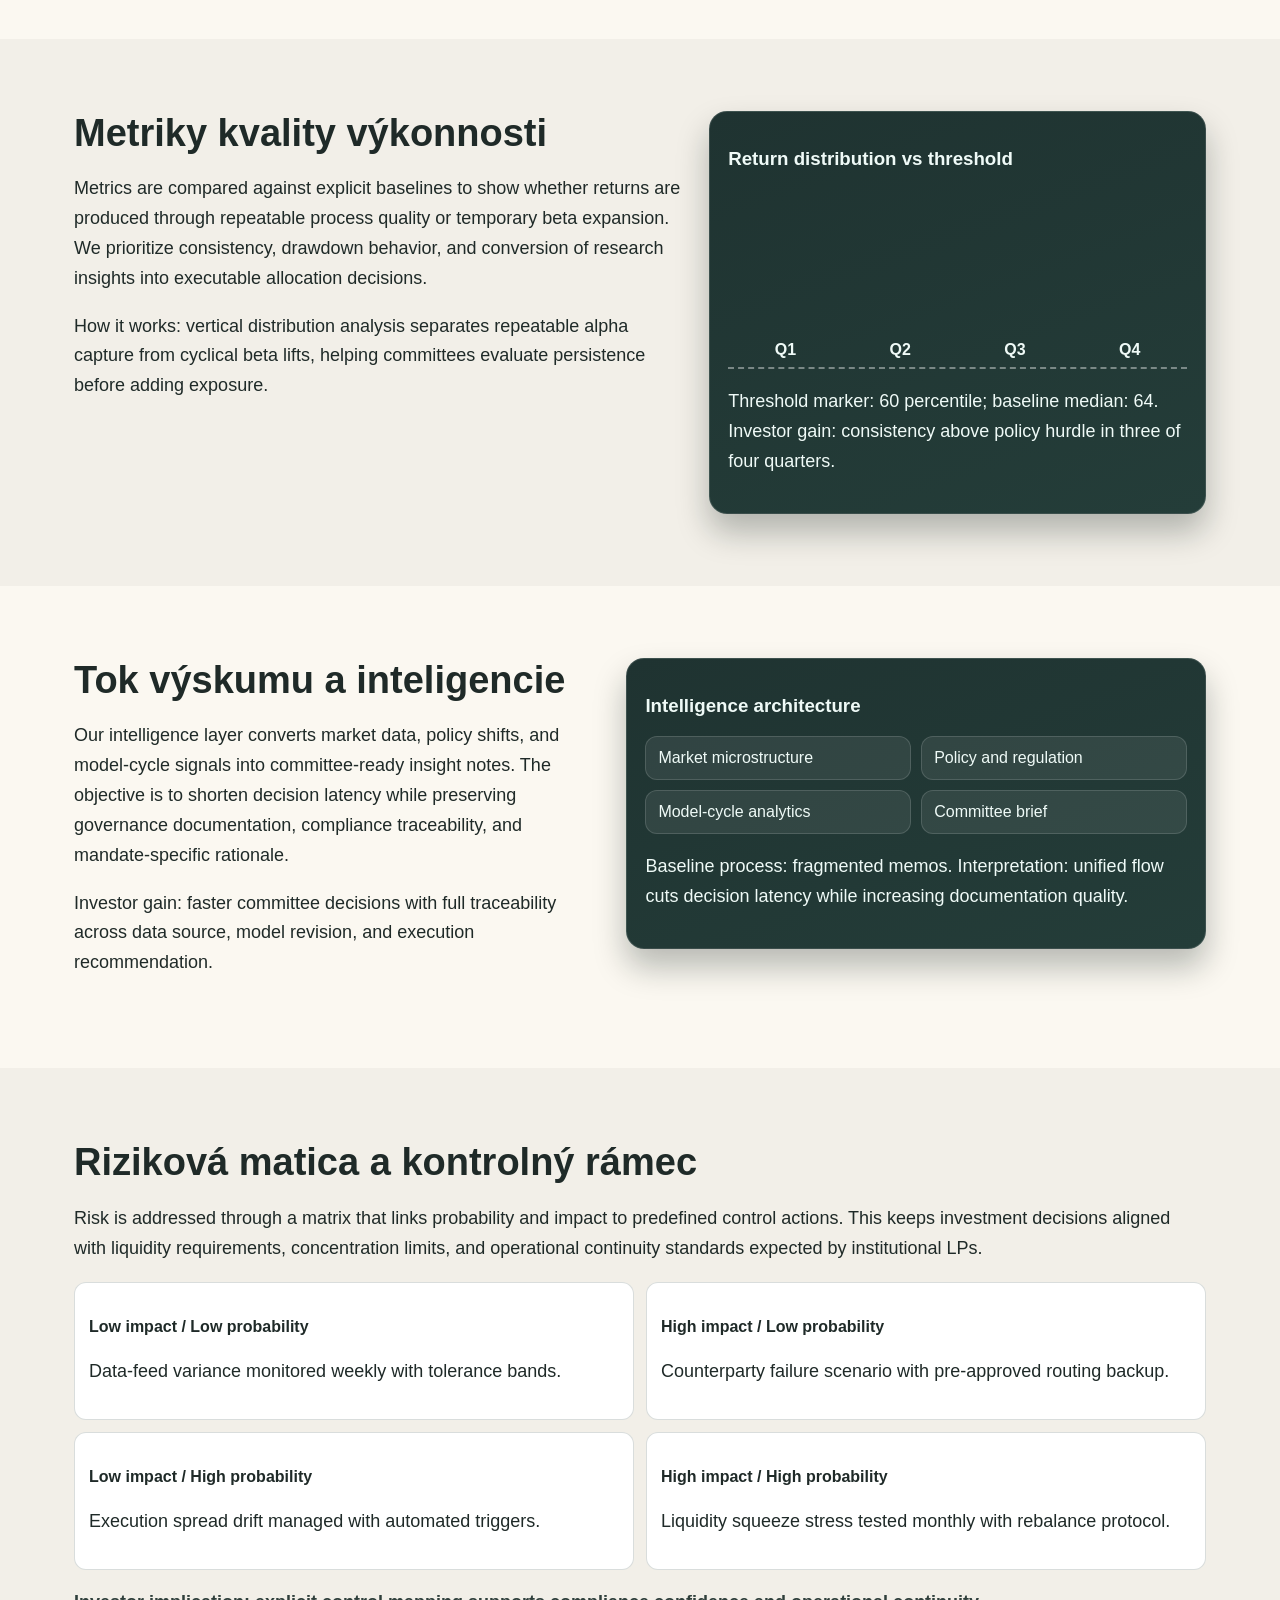
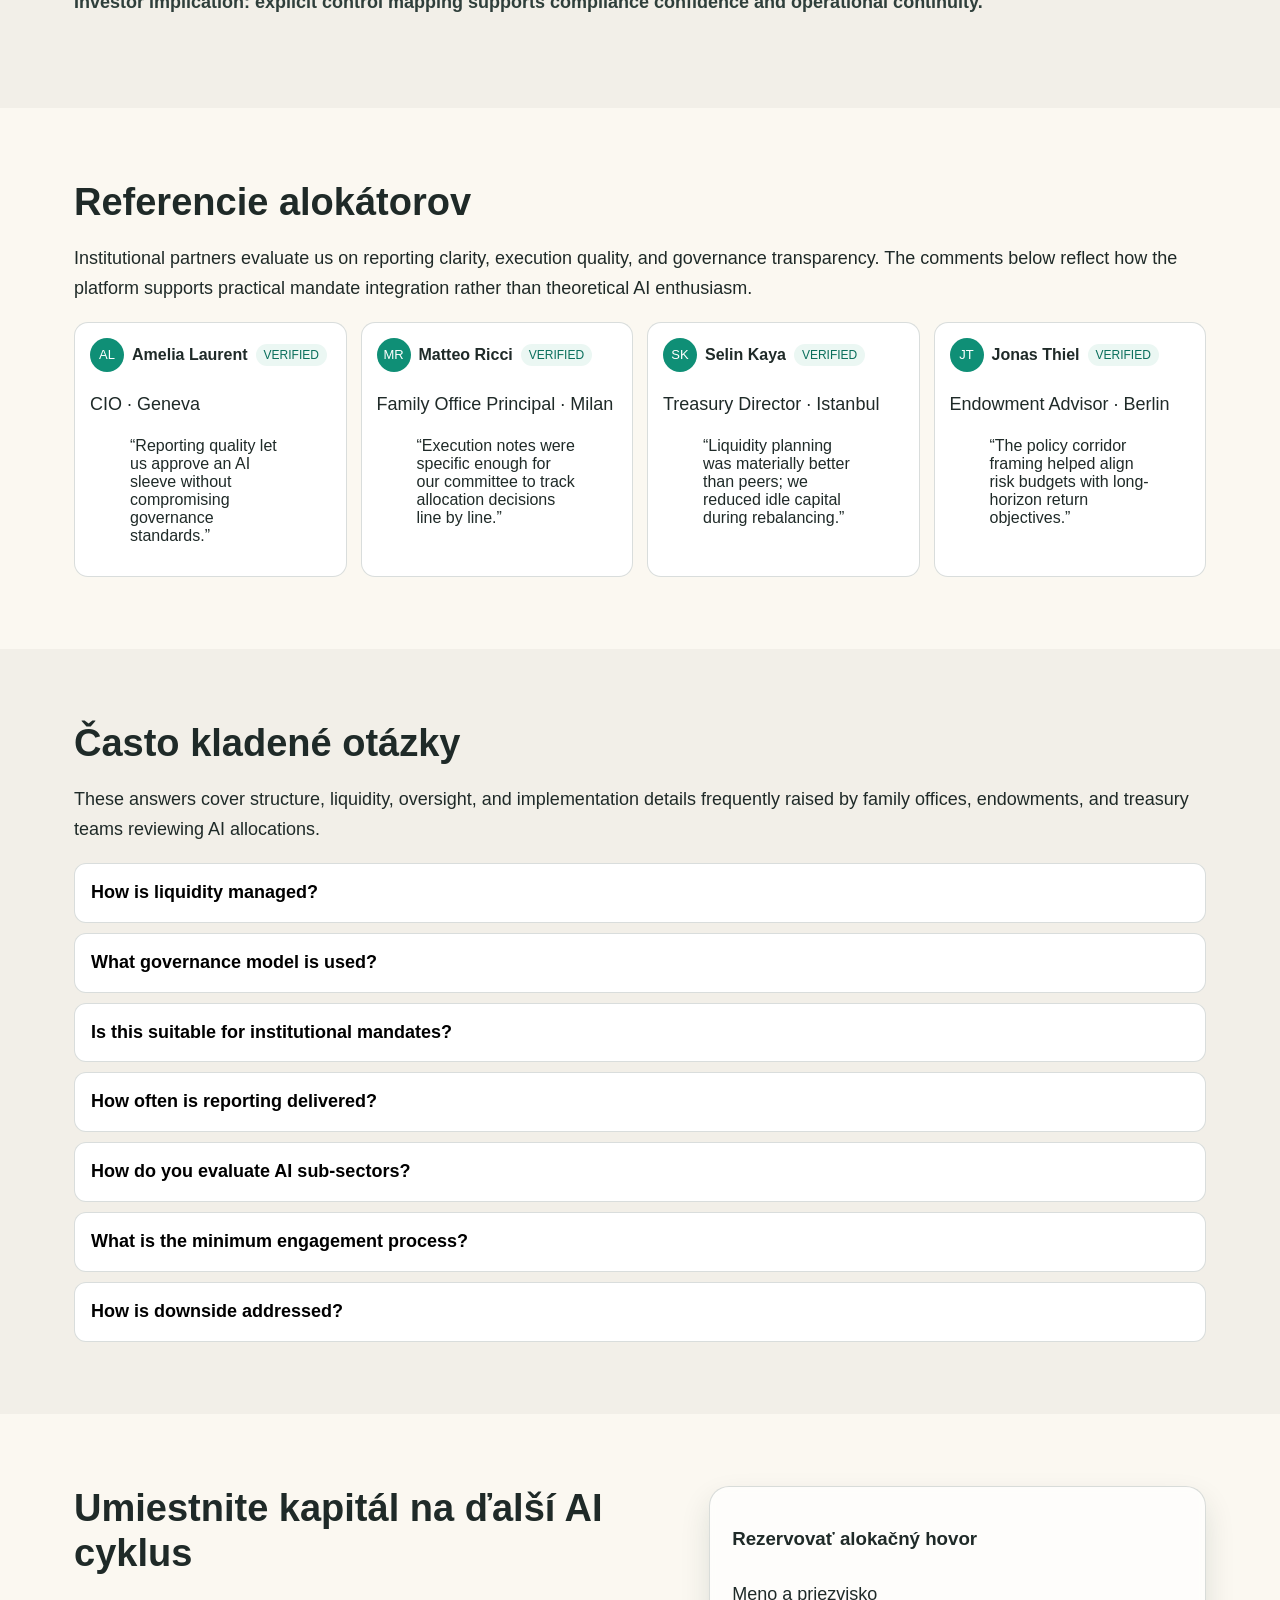
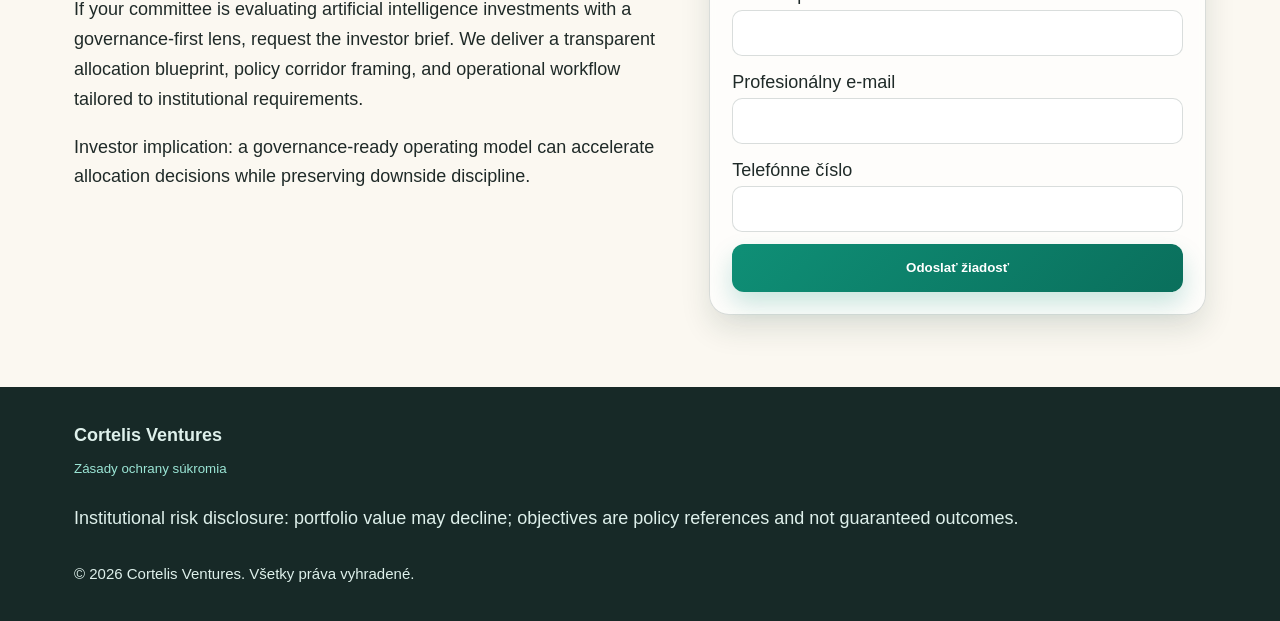
<file: sk/index.html>
<!doctype html>
<html lang="sk-SK">
<head>
<meta charset="utf-8">
<meta name="viewport" content="width=device-width, initial-scale=1">
<title>Cortelis Ventures | Inštitucionálne AI investície</title>
<meta name="description" content="Inštitucionálne AI investície od Cortelis Ventures s dôrazom na governance, plánovanie likvidity a rizikovo upravené výnosy.">
<link rel="canonical" href="https://cortelisventures.com/sk/index.html">
<link rel="alternate" hreflang="en" href="https://cortelisventures.com/index.html">
<link rel="alternate" hreflang="de" href="https://cortelisventures.com/de/index.html">
<link rel="alternate" hreflang="fr" href="https://cortelisventures.com/fr/index.html">
<link rel="alternate" hreflang="es" href="https://cortelisventures.com/es/index.html">
<link rel="alternate" hreflang="it" href="https://cortelisventures.com/it/index.html">
<link rel="alternate" hreflang="tr" href="https://cortelisventures.com/tr/index.html">
<link rel="alternate" hreflang="pt" href="https://cortelisventures.com/pt/index.html">
<link rel="alternate" hreflang="jp" href="https://cortelisventures.com/jp/index.html">
<link rel="alternate" hreflang="sk" href="https://cortelisventures.com/sk/index.html">
<link rel="alternate" hreflang="be" href="https://cortelisventures.com/be/index.html">
<meta property="og:title" content="Cortelis Ventures | Inštitucionálne AI investície">
<meta property="og:description" content="Inštitucionálne AI investície od Cortelis Ventures s dôrazom na governance, plánovanie likvidity a rizikovo upravené výnosy.">
<meta property="og:type" content="website">
<meta property="og:url" content="https://cortelisventures.com/sk/index.html">
<meta name="twitter:card" content="summary_large_image">
<meta name="twitter:title" content="Cortelis Ventures | Inštitucionálne AI investície">
<meta name="twitter:description" content="Inštitucionálne AI investície od Cortelis Ventures s dôrazom na governance, plánovanie likvidity a rizikovo upravené výnosy.">
<link rel="stylesheet" href="../assets/style.css">
<script defer src="../assets/app.js"></script>
</head>
<body>
<header class="site-header">
  <div class="container nav-wrap">
    <a class="brand" href="../index.html">Cortelis Ventures</a>
    <nav class="desktop-nav" aria-label="Primary navigation">
      <a href="#market">Téza</a><a href="#process">Exekúcia</a><a href="#risk">Governance</a><a href="#insights">Insighty</a><a href="#faq">FAQ</a>
    </nav>
    <div class="head-actions">
      <div class="lang-menu" data-lang>
        <button class="btn btn-ghost lang-current" aria-expanded="false">Slovenčina</button>
        <div class="lang-list"><a href="../index.html"><svg viewBox="0 0 24 24" aria-hidden="true"><circle cx="12" cy="12" r="10"></circle></svg><span>English</span></a>
<a href="../de/index.html"><svg viewBox="0 0 24 24" aria-hidden="true"><circle cx="12" cy="12" r="10"></circle></svg><span>Deutsch</span></a>
<a href="../fr/index.html"><svg viewBox="0 0 24 24" aria-hidden="true"><circle cx="12" cy="12" r="10"></circle></svg><span>Français</span></a>
<a href="../es/index.html"><svg viewBox="0 0 24 24" aria-hidden="true"><circle cx="12" cy="12" r="10"></circle></svg><span>Español</span></a>
<a href="../it/index.html"><svg viewBox="0 0 24 24" aria-hidden="true"><circle cx="12" cy="12" r="10"></circle></svg><span>Italiano</span></a>
<a href="../tr/index.html"><svg viewBox="0 0 24 24" aria-hidden="true"><circle cx="12" cy="12" r="10"></circle></svg><span>Türkçe</span></a>
<a href="../pt/index.html"><svg viewBox="0 0 24 24" aria-hidden="true"><circle cx="12" cy="12" r="10"></circle></svg><span>Português</span></a>
<a href="../jp/index.html"><svg viewBox="0 0 24 24" aria-hidden="true"><circle cx="12" cy="12" r="10"></circle></svg><span>日本語</span></a>
<a href="../sk/index.html"><svg viewBox="0 0 24 24" aria-hidden="true"><circle cx="12" cy="12" r="10"></circle></svg><span>Slovenčina</span></a>
<a href="../be/index.html"><svg viewBox="0 0 24 24" aria-hidden="true"><circle cx="12" cy="12" r="10"></circle></svg><span>Belgium</span></a></div>
      </div>
      <a class="btn btn-primary" href="#lead-form">Požiadať o investorský brief</a>
      <button class="burger" aria-label="Menu" aria-expanded="false" data-open-drawer><span></span><span></span><span></span></button>
    </div>
  </div>
</header>
<div class="drawer" data-drawer aria-hidden="true">
  <div class="drawer-panel" role="dialog" aria-modal="true" aria-label="Mobile menu">
    <button class="drawer-close" data-close-drawer aria-label="Close menu">×</button>
    <nav class="drawer-nav"><a href="#market">Téza</a><a href="#process">Exekúcia</a><a href="#risk">Governance</a><a href="#insights">Insighty</a><a href="#faq">FAQ</a></nav>
    <div class="lang-menu" data-lang><button class="btn btn-ghost lang-current" aria-expanded="false">Slovenčina</button><div class="lang-list"><a href="../index.html"><svg viewBox="0 0 24 24" aria-hidden="true"><circle cx="12" cy="12" r="10"></circle></svg><span>English</span></a>
<a href="../de/index.html"><svg viewBox="0 0 24 24" aria-hidden="true"><circle cx="12" cy="12" r="10"></circle></svg><span>Deutsch</span></a>
<a href="../fr/index.html"><svg viewBox="0 0 24 24" aria-hidden="true"><circle cx="12" cy="12" r="10"></circle></svg><span>Français</span></a>
<a href="../es/index.html"><svg viewBox="0 0 24 24" aria-hidden="true"><circle cx="12" cy="12" r="10"></circle></svg><span>Español</span></a>
<a href="../it/index.html"><svg viewBox="0 0 24 24" aria-hidden="true"><circle cx="12" cy="12" r="10"></circle></svg><span>Italiano</span></a>
<a href="../tr/index.html"><svg viewBox="0 0 24 24" aria-hidden="true"><circle cx="12" cy="12" r="10"></circle></svg><span>Türkçe</span></a>
<a href="../pt/index.html"><svg viewBox="0 0 24 24" aria-hidden="true"><circle cx="12" cy="12" r="10"></circle></svg><span>Português</span></a>
<a href="../jp/index.html"><svg viewBox="0 0 24 24" aria-hidden="true"><circle cx="12" cy="12" r="10"></circle></svg><span>日本語</span></a>
<a href="../sk/index.html"><svg viewBox="0 0 24 24" aria-hidden="true"><circle cx="12" cy="12" r="10"></circle></svg><span>Slovenčina</span></a>
<a href="../be/index.html"><svg viewBox="0 0 24 24" aria-hidden="true"><circle cx="12" cy="12" r="10"></circle></svg><span>Belgium</span></a></div></div>
    <a class="btn btn-primary" href="#lead-form">Požiadať o investorský brief</a>
  </div>
</div>
<main>
<section class="hero"><div class="glow"></div><div class="container hero-grid"><div><p class="eyebrow">Cortelis Ventures · investície do umelej inteligencie</p><h1>Inštitucionálne investície do umelej inteligencie pre trvácnu alfu</h1><p>Cortelis Ventures štruktúruje inštitucionálne investície do umelej inteligencie cez disciplinovanú alokáciu, nezávislú governance a transparentný reporting. Platforma je určená pre investorov, ktorí požadujú súlad s mandátom, kapitálovú efektívnosť a opakovateľný rizikovo upravený výnos.</p><p>Naša politika investícií do umelej inteligencie definuje cieľový koridor pod dohľadom komisie a mesačným auditom.</p><div class="corridor"><h3>Cieľový koridor</h3><div class="corr-grid"><article><small>8%–15%</small><p>mesačný cieľový koridor</p></article><article><small>80%–200%</small><p>anualizovaná referencia cieľového koridoru</p></article></div><em>Ilustratívny cieľový koridor pod dohľadom. Bez záruky.</em></div></div>
<form id="lead-form" class="lead-form"><h3>Rezervovať alokačný hovor</h3><label>Meno a priezvisko<input required></label><label>Profesionálny e-mail<input type="email" required></label><label>Telefónne číslo<input type="tel" required></label><button class="btn btn-primary" type="submit">Odoslať žiadosť</button></form></div></section>
<section class="kpi"><div class="container"><h2>Prehľad kapitálového programu</h2><p>The strategy links quantitative signal integrity with portfolio governance so institutions can allocate with confidence. Each KPI is anchored to a benchmark and tied to investor outcomes, not vanity dashboards.</p><div class="kpi-strip"><article><small>Net IRR vs baseline</small><strong>+6.8%</strong><span>Benchmark: global tech proxy +2.1%. Investor gain: stronger risk-adjusted return spread.</span></article><article><small>Liquidity readiness</small><strong>89 days</strong><span>Baseline: 140 days. Investor gain: faster reallocation capacity.</span></article><article><small>Policy compliance score</small><strong>97/100</strong><span>Threshold: 92. Investor gain: cleaner audit trajectory.</span></article></div><p class="meaning">What it means: disciplined reporting improves mandate durability while preserving execution flexibility.</p></div></section>
<section id="market" class="market alt"><div class="container split"><div><h2>Prečo je trhové okno AI dôležité</h2><p>Artificial intelligence infrastructure and model adoption are widening dispersion between informed allocators and passive exposure. Our market framework maps liquidity depth, valuation temperature, and execution timing so institutions can commit capital where mandate fit and compliance boundaries remain intact.</p><p>Investor implication: institutional artificial intelligence investments require timing discipline, not broad thematic exposure. We compare adoption velocity against valuation stress to stage entries with better downside asymmetry.</p></div><div class="visual alloc"><h3>Allocation composition</h3><div class="stack"><span style="--w:38%">Core infrastructure 38%</span><span style="--w:27%">Applied AI software 27%</span><span style="--w:19%">Data tooling 19%</span><span style="--w:16%">Secondary opportunities 16%</span></div><p>Baseline mix: 55% single-theme concentration. Investor gain: diversified AI exposure with clearer liquidity pathways.</p></div></div></section>
<section class="model"><div class="container split rev"><div><h2>Model tvorby portfólia</h2><p>The model combines core AI infrastructure, applied software, and opportunistic secondary entries. It clarifies what is owned, why it is owned, and how each sleeve contributes to capital efficiency, downside resilience, and controlled liquidity access for institutional mandates.</p><p>What investors gain: explicit sleeve-level responsibilities, benchmark-linked sizing, and reduced drift from committee-approved risk budgets.</p></div><div class="visual compare"><h3>Dual comparison bars</h3><div class="bars"><div><label>Execution slippage</label><b style="--a:22%;--b:39%"><i></i></b><small>Us 22 bps vs Market 39 bps</small></div><div><label>Liquidity shock impact</label><b style="--a:11%;--b:24%"><i></i></b><small>Us 11% vs Market 24%</small></div></div><p>Interpretation: lower slippage and shock exposure convert into higher capital efficiency for large tickets.</p></div></div></section>
<section id="process" class="process alt"><div class="container"><h2>Časová os realizácie a výstupy</h2><p>A four-stage operating timeline governs onboarding, allocation, monitoring, and review. Every step has a quantifiable output so investment committees can validate process quality, governance discipline, and performance attribution before scaling exposure.</p><ol class="timeline"><li><h4>01 Discovery</h4><p>Mandate mapping, liquidity map, compliance perimeter.</p><span>Deliverable: policy fit memo in 7 days.</span></li><li><h4>02 Structuring</h4><p>Sleeve sizing, benchmark design, execution calendar.</p><span>Deliverable: allocation plan with controls.</span></li><li><h4>03 Deployment</h4><p>Staggered entries, transaction governance, audit logs.</p><span>Deliverable: trade quality report.</span></li><li><h4>04 Review</h4><p>Attribution, risk review, corridor adjustment decision.</p><span>Deliverable: committee review deck.</span></li></ol><p class="meaning">Investor implication: quantified deliverables reduce ambiguity between strategy narrative and portfolio operations.</p></div></section>
<section class="metrics"><div class="container split"><div><h2>Metriky kvality výkonnosti</h2><p>Metrics are compared against explicit baselines to show whether returns are produced through repeatable process quality or temporary beta expansion. We prioritize consistency, drawdown behavior, and conversion of research insights into executable allocation decisions.</p><p>How it works: vertical distribution analysis separates repeatable alpha capture from cyclical beta lifts, helping committees evaluate persistence before adding exposure.</p></div><div class="visual dist"><h3>Return distribution vs threshold</h3><div class="vbars"><span><i style="height:72%"></i><b>Q1</b></span><span><i style="height:81%"></i><b>Q2</b></span><span><i style="height:67%"></i><b>Q3</b></span><span><i style="height:88%"></i><b>Q4</b></span></div><p>Threshold marker: 60 percentile; baseline median: 64. Investor gain: consistency above policy hurdle in three of four quarters.</p></div></div></section>
<section id="insights" class="insights alt"><div class="container split rev"><div><h2>Tok výskumu a inteligencie</h2><p>Our intelligence layer converts market data, policy shifts, and model-cycle signals into committee-ready insight notes. The objective is to shorten decision latency while preserving governance documentation, compliance traceability, and mandate-specific rationale.</p><p>Investor gain: faster committee decisions with full traceability across data source, model revision, and execution recommendation.</p></div><div class="visual flow"><h3>Intelligence architecture</h3><div class="nodes"><span>Market microstructure</span><span>Policy and regulation</span><span>Model-cycle analytics</span><span>Committee brief</span></div><p>Baseline process: fragmented memos. Interpretation: unified flow cuts decision latency while increasing documentation quality.</p></div></div></section>
<section id="risk" class="risk"><div class="container"><h2>Riziková matica a kontrolný rámec</h2><p>Risk is addressed through a matrix that links probability and impact to predefined control actions. This keeps investment decisions aligned with liquidity requirements, concentration limits, and operational continuity standards expected by institutional LPs.</p><div class="matrix"><article><h4>Low impact / Low probability</h4><p>Data-feed variance monitored weekly with tolerance bands.</p></article><article><h4>High impact / Low probability</h4><p>Counterparty failure scenario with pre-approved routing backup.</p></article><article><h4>Low impact / High probability</h4><p>Execution spread drift managed with automated triggers.</p></article><article><h4>High impact / High probability</h4><p>Liquidity squeeze stress tested monthly with rebalance protocol.</p></article></div><p class="meaning">Investor implication: explicit control mapping supports compliance confidence and operational continuity.</p></div></section>
<section class="reviews alt"><div class="container"><h2>Referencie alokátorov</h2><p>Institutional partners evaluate us on reporting clarity, execution quality, and governance transparency. The comments below reflect how the platform supports practical mandate integration rather than theoretical AI enthusiasm.</p><div class="review-grid"><article class="review"><div class="rhead"><span class="avatar">AL</span><strong>Amelia Laurent</strong><em>VERIFIED</em></div><p class="rmeta">CIO · Geneva</p><blockquote>“Reporting quality let us approve an AI sleeve without compromising governance standards.”</blockquote></article><article class="review"><div class="rhead"><span class="avatar">MR</span><strong>Matteo Ricci</strong><em>VERIFIED</em></div><p class="rmeta">Family Office Principal · Milan</p><blockquote>“Execution notes were specific enough for our committee to track allocation decisions line by line.”</blockquote></article><article class="review"><div class="rhead"><span class="avatar">SK</span><strong>Selin Kaya</strong><em>VERIFIED</em></div><p class="rmeta">Treasury Director · Istanbul</p><blockquote>“Liquidity planning was materially better than peers; we reduced idle capital during rebalancing.”</blockquote></article><article class="review"><div class="rhead"><span class="avatar">JT</span><strong>Jonas Thiel</strong><em>VERIFIED</em></div><p class="rmeta">Endowment Advisor · Berlin</p><blockquote>“The policy corridor framing helped align risk budgets with long-horizon return objectives.”</blockquote></article></div></div></section>
<section id="faq" class="faq"><div class="container"><h2>Často kladené otázky</h2><p>These answers cover structure, liquidity, oversight, and implementation details frequently raised by family offices, endowments, and treasury teams reviewing AI allocations.</p><div class="faq-list"><article class="faq-item"><button aria-expanded="true">How is liquidity managed?</button><div><p>We classify assets by expected exit depth and apply staged execution windows. Baseline liquidity stress assumptions are updated monthly; investor gain is fewer forced exits during volatility.</p></div></article><article class="faq-item"><button aria-expanded="false">What governance model is used?</button><div><p>An investment committee, independent risk chair, and execution lead sign every allocation change. This three-point control model supports compliance and auditability.</p></div></article><article class="faq-item"><button aria-expanded="false">Is this suitable for institutional mandates?</button><div><p>Yes. The framework is designed for mandate fit, reporting rigor, and risk budget discipline expected by endowments, family offices, and treasury teams.</p></div></article><article class="faq-item"><button aria-expanded="false">How often is reporting delivered?</button><div><p>A monthly institutional packet includes attribution, liquidity status, corridor adherence, and governance exceptions with remediation actions.</p></div></article><article class="faq-item"><button aria-expanded="false">How do you evaluate AI sub-sectors?</button><div><p>We score each segment on adoption, margin resilience, policy sensitivity, and execution capacity before approving exposure sizing.</p></div></article><article class="faq-item"><button aria-expanded="false">What is the minimum engagement process?</button><div><p>We begin with a policy fit diagnostic and deliver an allocation blueprint before any capital deployment recommendation.</p></div></article><article class="faq-item"><button aria-expanded="false">How is downside addressed?</button><div><p>Drawdown triggers, concentration caps, and scenario-based reallocation rules are pre-set, so response speed is not dependent on ad-hoc judgment.</p></div></article></div></div></section>
<section class="final-cta alt"><div class="container split"><div><h2>Umiestnite kapitál na ďalší AI cyklus</h2><p>If your committee is evaluating artificial intelligence investments with a governance-first lens, request the investor brief. We deliver a transparent allocation blueprint, policy corridor framing, and operational workflow tailored to institutional requirements.</p><p>Investor implication: a governance-ready operating model can accelerate allocation decisions while preserving downside discipline.</p></div>
<form class="lead-form"><h3>Rezervovať alokačný hovor</h3><label>Meno a priezvisko<input required></label><label>Profesionálny e-mail<input type="email" required></label><label>Telefónne číslo<input type="tel" required></label><button class="btn btn-primary" type="submit">Odoslať žiadosť</button></form></div></section>
</main>
<footer><div class="container foot"><strong>Cortelis Ventures</strong><button class="link" data-open-privacy>Zásady ochrany súkromia</button><p>Institutional risk disclosure: portfolio value may decline; objectives are policy references and not guaranteed outcomes.</p><small>© 2026 Cortelis Ventures. Všetky práva vyhradené.</small></div></footer>
<div class="modal" data-privacy-modal aria-hidden="true"><div class="modal-panel" role="dialog" aria-modal="true" aria-label="Zásady ochrany súkromia"><button class="modal-x" data-close-privacy aria-label="Close">×</button><h2>Zásady ochrany súkromia</h2><div class="modal-body"><h3>Úvod</h3><p>Cortelis Ventures processes information to deliver institutional briefings and allocation support.</p><h3>Zber údajov</h3><p>We collect contact details, interaction logs, and committee communication preferences.</p><h3>Právny základ</h3><p>Processing is based on consent, legitimate interest, and regulatory obligations.</p><h3>Cookies</h3><p>Operational and analytics cookies are used to maintain service quality and measure engagement.</p><h3>Uchovávanie</h3><p>Data is retained according to contractual, regulatory, and audit timelines.</p><h3>Zdieľanie s tretími stranami</h3><p>Only vetted service providers under confidentiality and data-processing agreements may access limited data.</p><h3>Bezpečnosť</h3><p>Encryption, access controls, and incident protocols are implemented.</p><h3>Práva používateľa</h3><p>You may request access, correction, deletion, or processing limitation where applicable.</p><h3>Medzinárodné prenosy</h3><p>Cross-border transfers follow contractual safeguards and regional legal standards.</p><h3>Odvetvové rizikové upozornenie</h3><p>Artificial intelligence investments include liquidity, valuation, and technology-cycle risks.</p><h3>Kontakt</h3><p>privacy@cortelisventures.com</p></div><div class="modal-foot"><button class="btn btn-ghost" data-close-privacy>Zavrieť</button></div></div></div>
<script type="application/ld+json">{"@context":"https://schema.org","@graph":[{"@type":"Organization","name":"Cortelis Ventures","url":"https://cortelisventures.com"},{"@type":"WebSite","name":"Cortelis Ventures","url":"https://cortelisventures.com"},{"@type":"FAQPage","mainEntity":[{"@type":"Question","name":"How is liquidity managed?","acceptedAnswer":{"@type":"Answer","text":"Through staged execution and monthly stress updates."}}]},{"@type":"Review","author":{"@type":"Person","name":"Amelia Laurent"},"reviewBody":"Reporting quality enabled governance-ready AI allocation decisions.","itemReviewed":{"@type":"Organization","name":"Cortelis Ventures"}}]}</script>
</body></html>
</file>
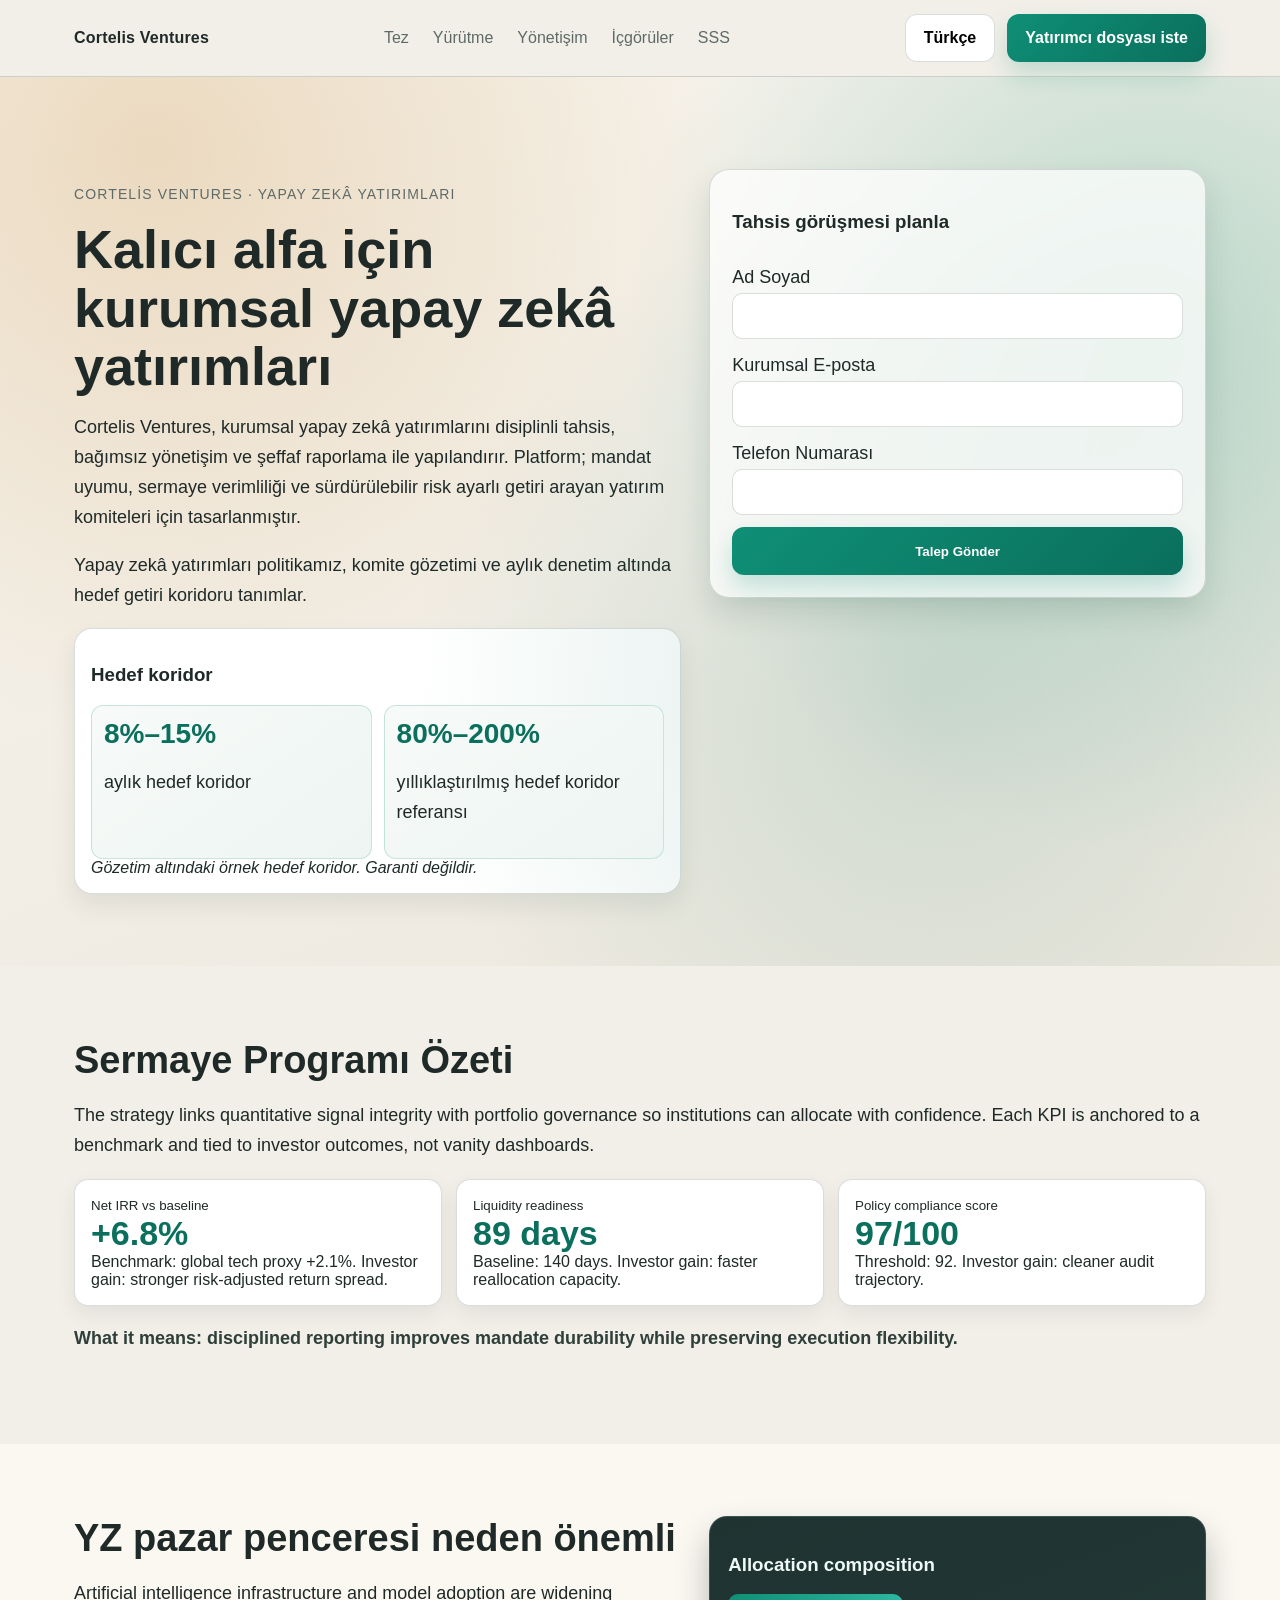
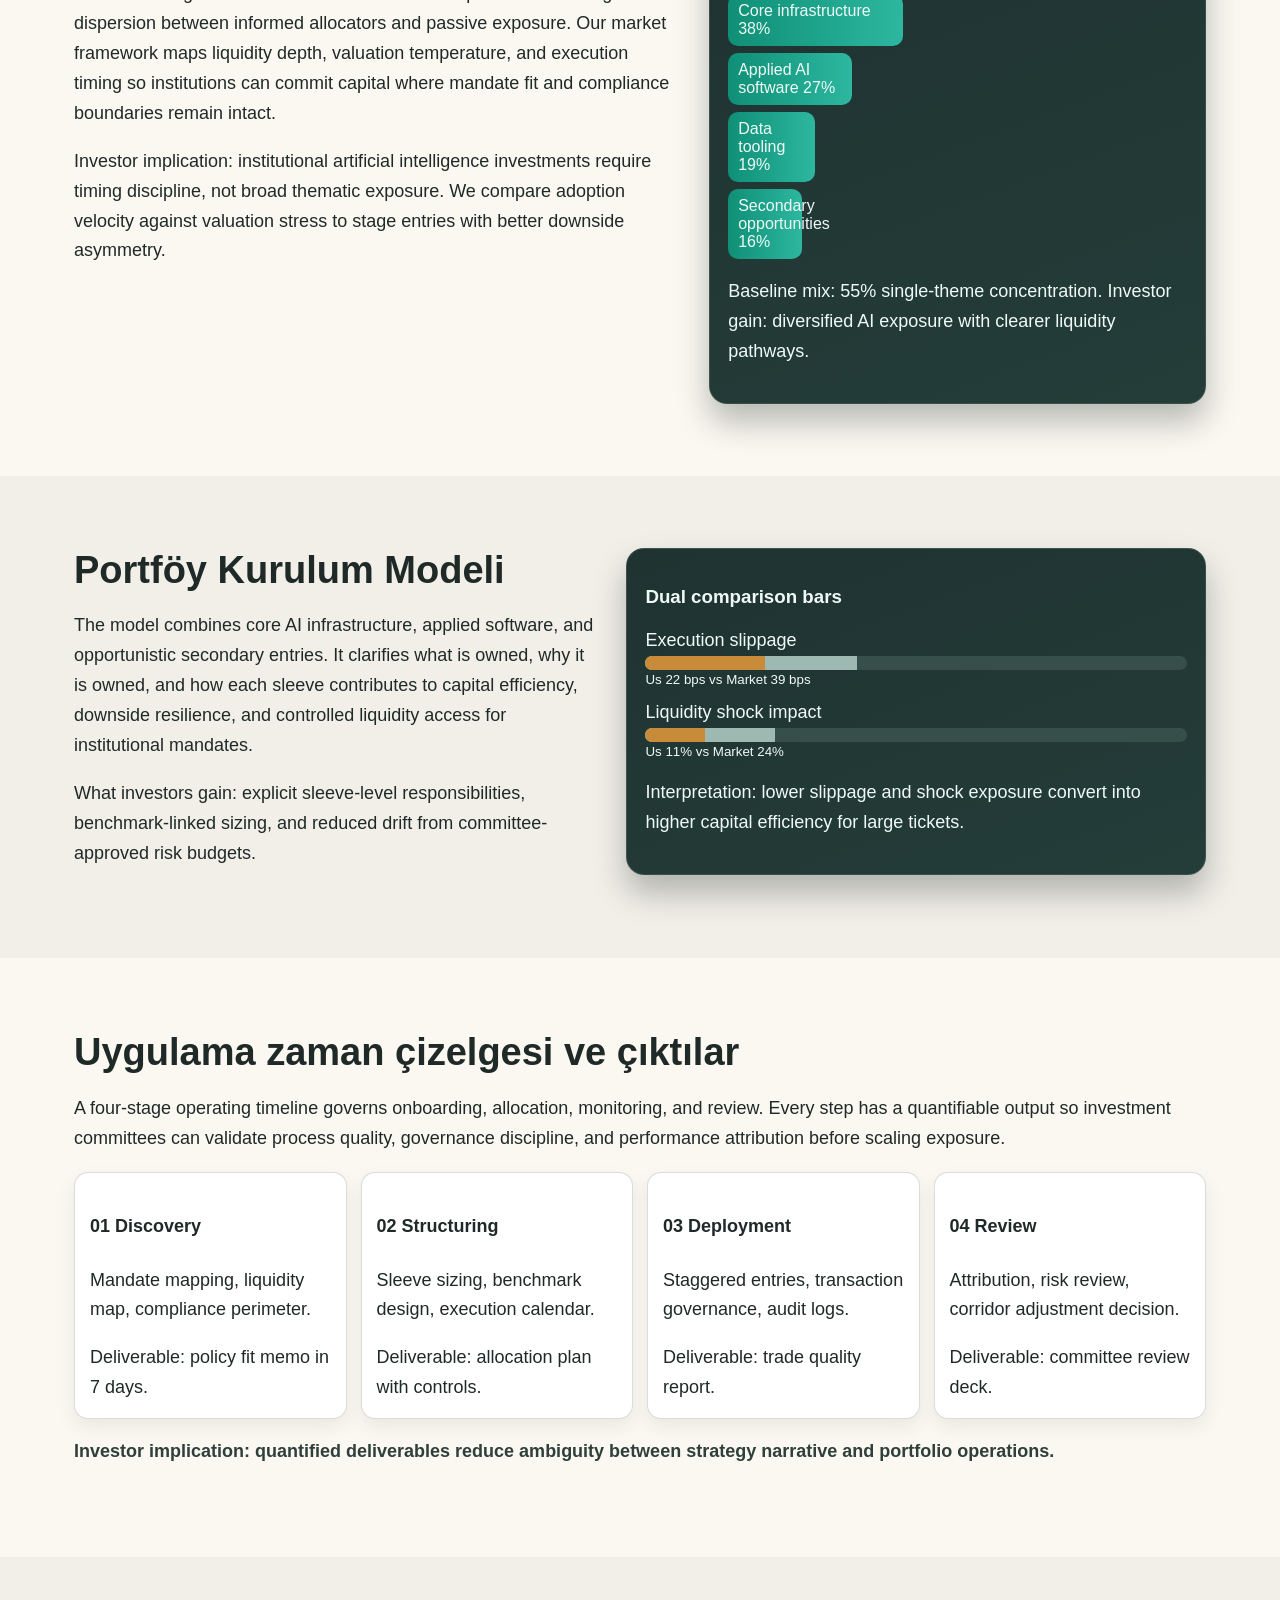
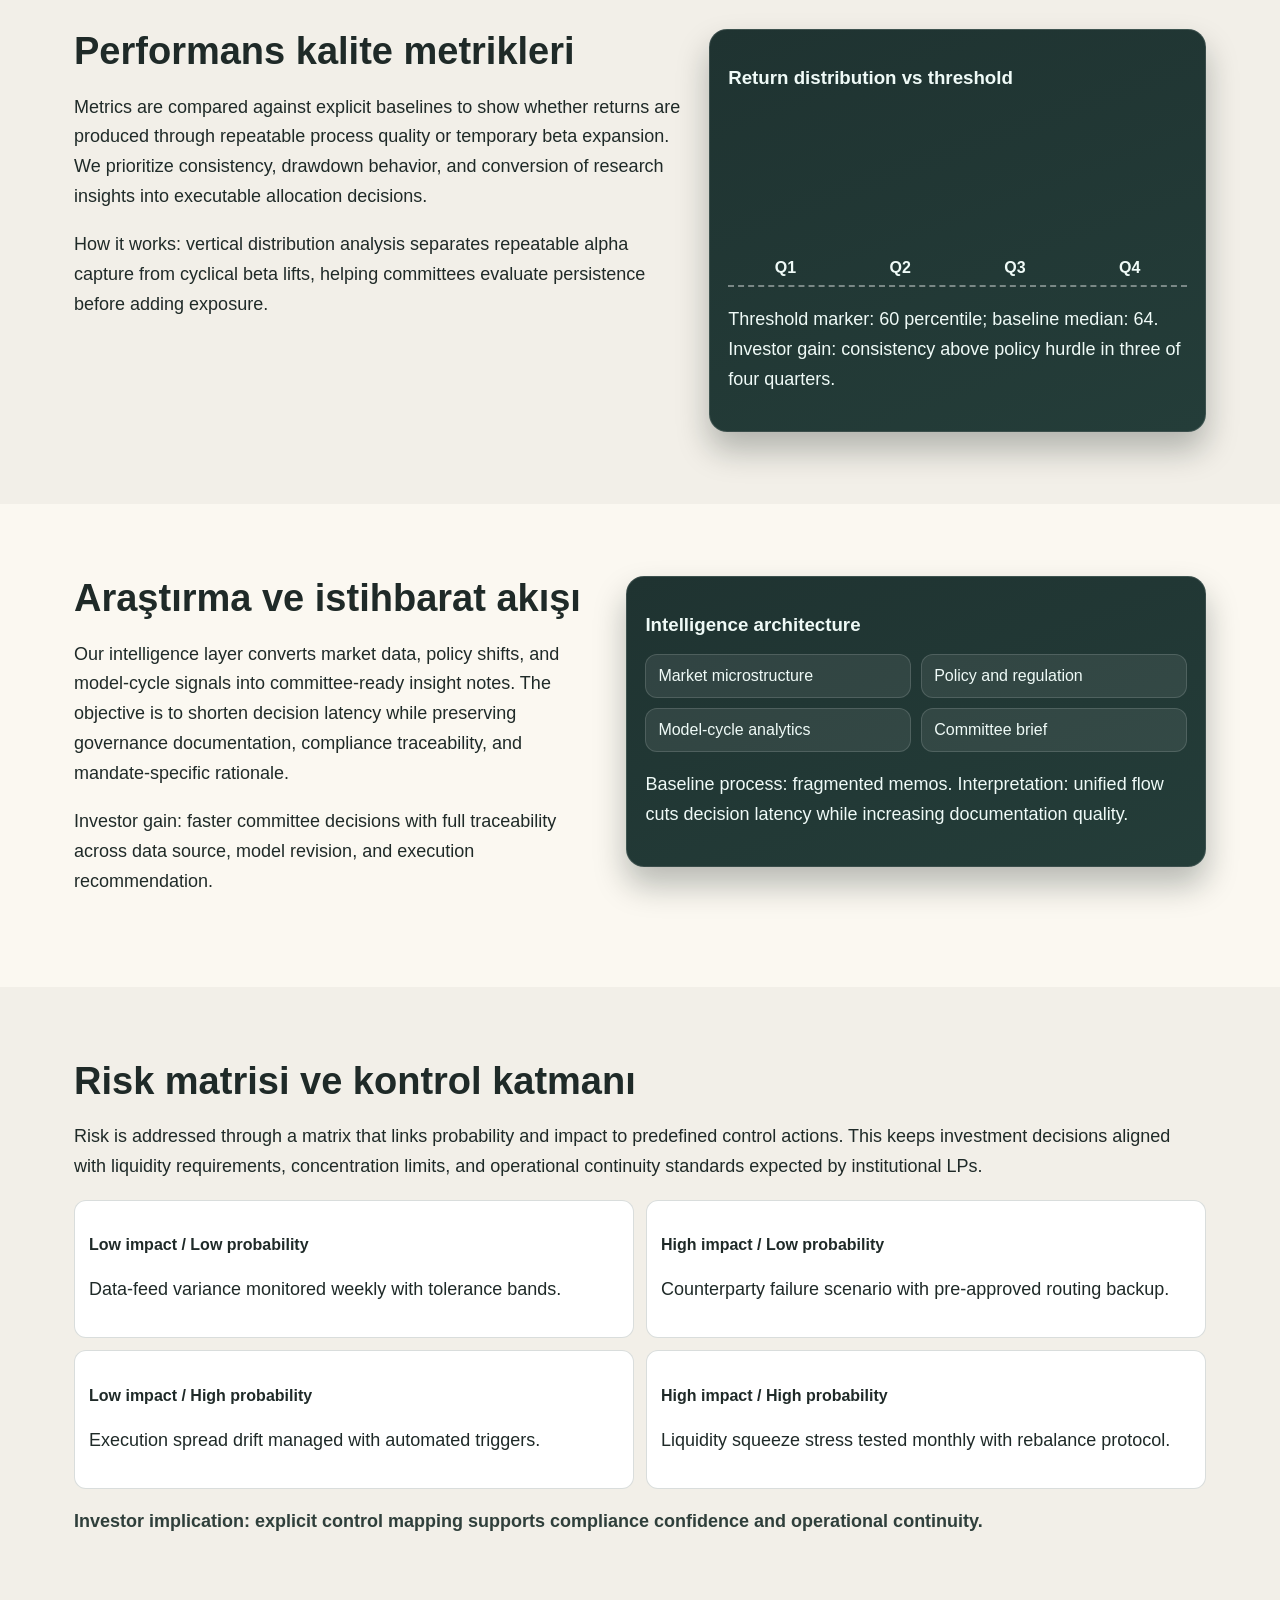
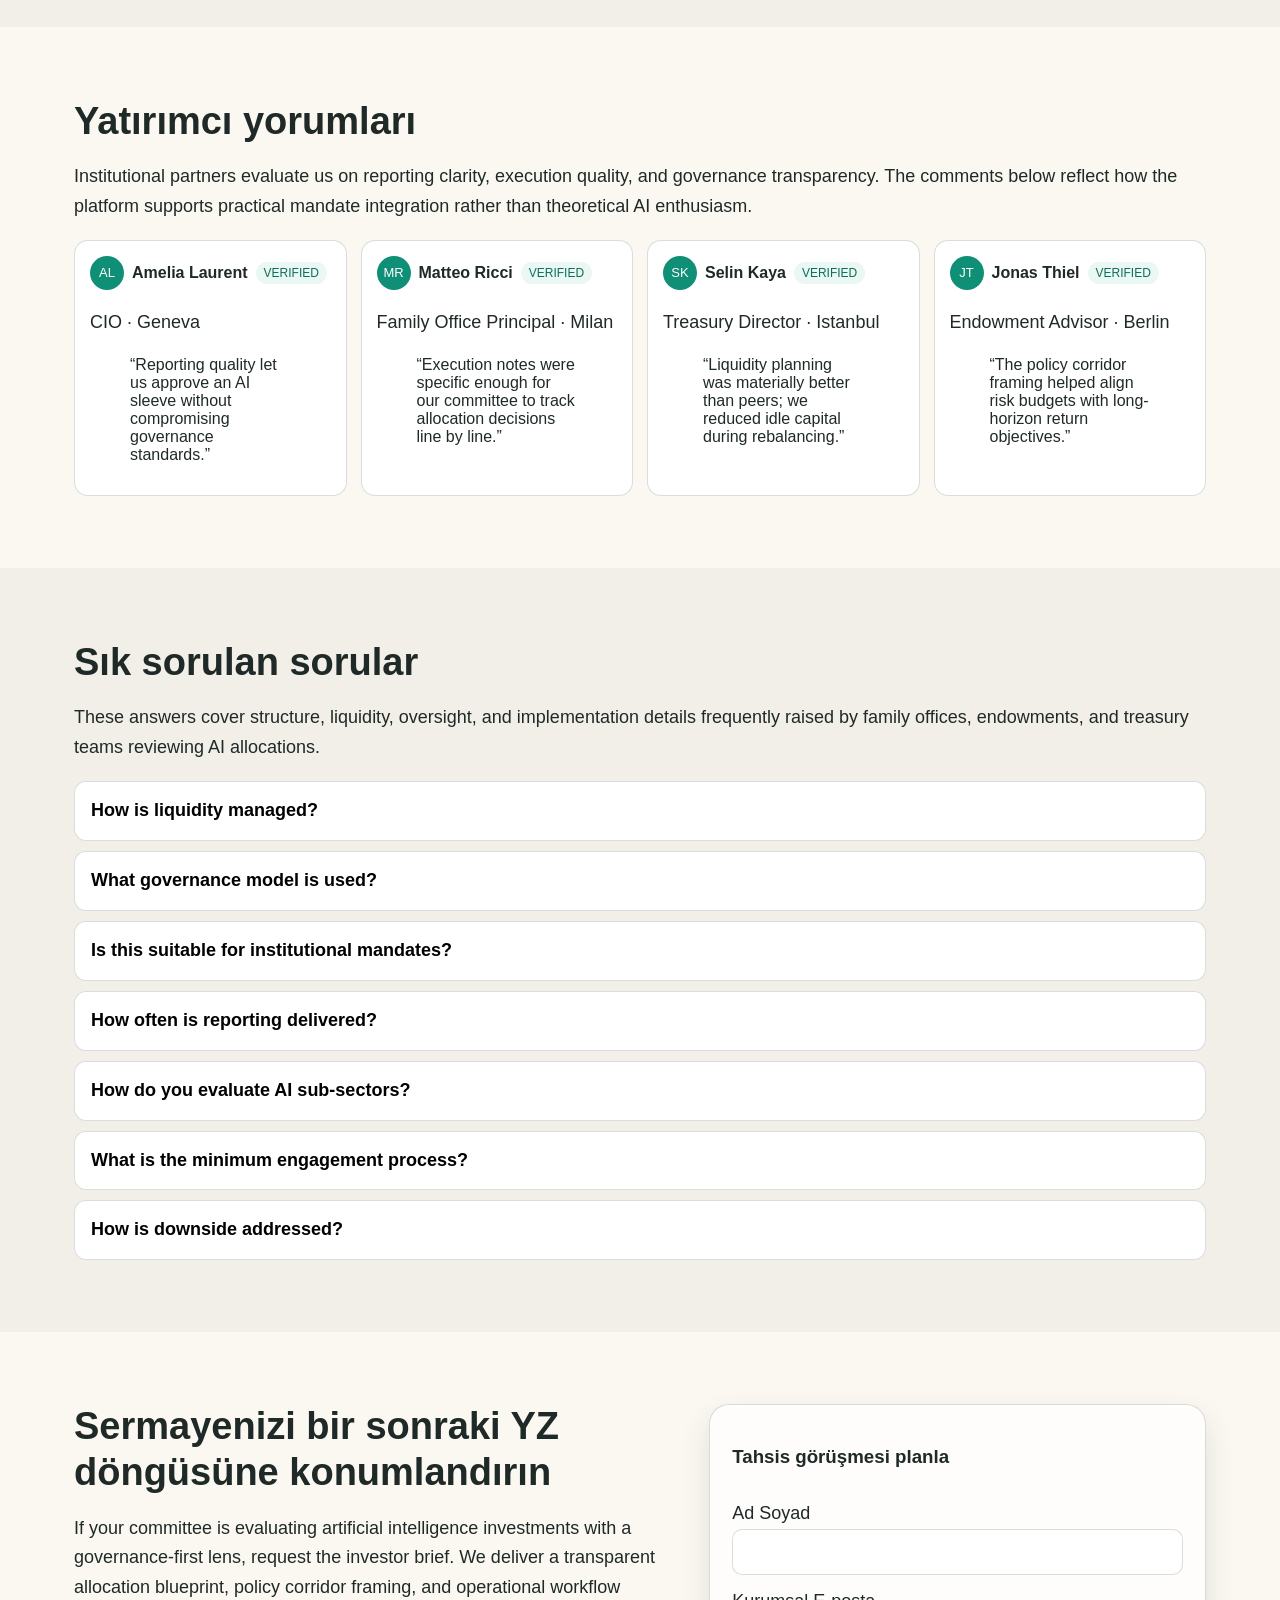
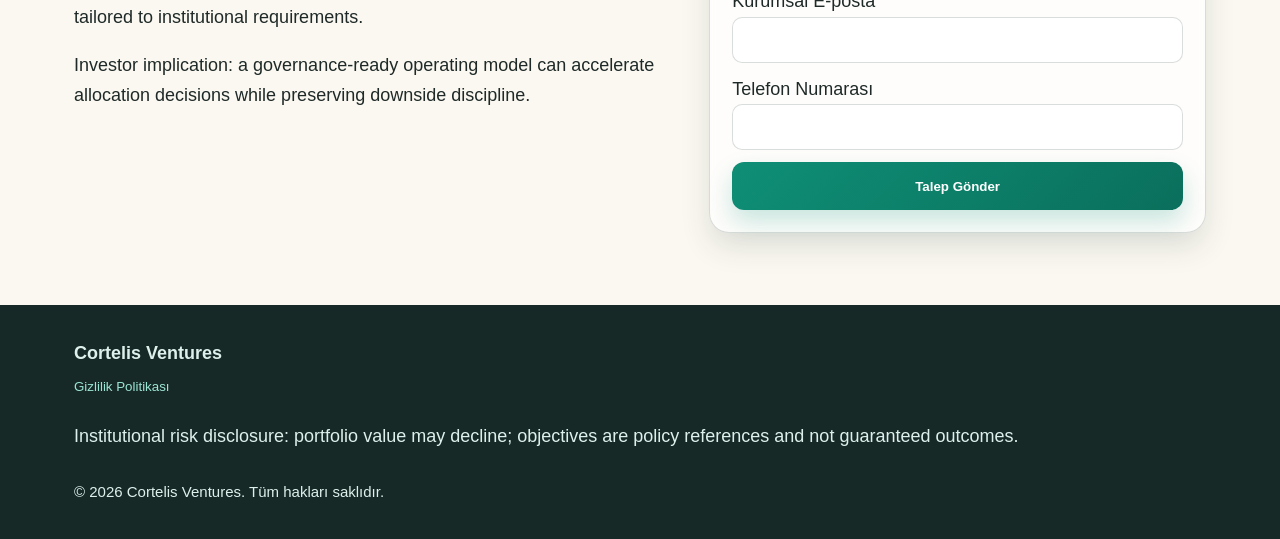
<file: tr/index.html>
<!doctype html>
<html lang="tr-TR">
<head>
<meta charset="utf-8">
<meta name="viewport" content="width=device-width, initial-scale=1">
<title>Cortelis Ventures | Kurumsal Yapay Zekâ Yatırımları</title>
<meta name="description" content="Cortelis Ventures ile yönetişim odaklı yürütme, likidite planlaması ve riske göre ayarlanmış getiri yaklaşımıyla kurumsal yapay zekâ yatırımları.">
<link rel="canonical" href="https://cortelisventures.com/tr/index.html">
<link rel="alternate" hreflang="en" href="https://cortelisventures.com/index.html">
<link rel="alternate" hreflang="de" href="https://cortelisventures.com/de/index.html">
<link rel="alternate" hreflang="fr" href="https://cortelisventures.com/fr/index.html">
<link rel="alternate" hreflang="es" href="https://cortelisventures.com/es/index.html">
<link rel="alternate" hreflang="it" href="https://cortelisventures.com/it/index.html">
<link rel="alternate" hreflang="tr" href="https://cortelisventures.com/tr/index.html">
<link rel="alternate" hreflang="pt" href="https://cortelisventures.com/pt/index.html">
<link rel="alternate" hreflang="jp" href="https://cortelisventures.com/jp/index.html">
<link rel="alternate" hreflang="sk" href="https://cortelisventures.com/sk/index.html">
<link rel="alternate" hreflang="be" href="https://cortelisventures.com/be/index.html">
<meta property="og:title" content="Cortelis Ventures | Kurumsal Yapay Zekâ Yatırımları">
<meta property="og:description" content="Cortelis Ventures ile yönetişim odaklı yürütme, likidite planlaması ve riske göre ayarlanmış getiri yaklaşımıyla kurumsal yapay zekâ yatırımları.">
<meta property="og:type" content="website">
<meta property="og:url" content="https://cortelisventures.com/tr/index.html">
<meta name="twitter:card" content="summary_large_image">
<meta name="twitter:title" content="Cortelis Ventures | Kurumsal Yapay Zekâ Yatırımları">
<meta name="twitter:description" content="Cortelis Ventures ile yönetişim odaklı yürütme, likidite planlaması ve riske göre ayarlanmış getiri yaklaşımıyla kurumsal yapay zekâ yatırımları.">
<link rel="stylesheet" href="../assets/style.css">
<script defer src="../assets/app.js"></script>
</head>
<body>
<header class="site-header">
  <div class="container nav-wrap">
    <a class="brand" href="../index.html">Cortelis Ventures</a>
    <nav class="desktop-nav" aria-label="Primary navigation">
      <a href="#market">Tez</a><a href="#process">Yürütme</a><a href="#risk">Yönetişim</a><a href="#insights">İçgörüler</a><a href="#faq">SSS</a>
    </nav>
    <div class="head-actions">
      <div class="lang-menu" data-lang>
        <button class="btn btn-ghost lang-current" aria-expanded="false">Türkçe</button>
        <div class="lang-list"><a href="../index.html"><svg viewBox="0 0 24 24" aria-hidden="true"><circle cx="12" cy="12" r="10"></circle></svg><span>English</span></a>
<a href="../de/index.html"><svg viewBox="0 0 24 24" aria-hidden="true"><circle cx="12" cy="12" r="10"></circle></svg><span>Deutsch</span></a>
<a href="../fr/index.html"><svg viewBox="0 0 24 24" aria-hidden="true"><circle cx="12" cy="12" r="10"></circle></svg><span>Français</span></a>
<a href="../es/index.html"><svg viewBox="0 0 24 24" aria-hidden="true"><circle cx="12" cy="12" r="10"></circle></svg><span>Español</span></a>
<a href="../it/index.html"><svg viewBox="0 0 24 24" aria-hidden="true"><circle cx="12" cy="12" r="10"></circle></svg><span>Italiano</span></a>
<a href="../tr/index.html"><svg viewBox="0 0 24 24" aria-hidden="true"><circle cx="12" cy="12" r="10"></circle></svg><span>Türkçe</span></a>
<a href="../pt/index.html"><svg viewBox="0 0 24 24" aria-hidden="true"><circle cx="12" cy="12" r="10"></circle></svg><span>Português</span></a>
<a href="../jp/index.html"><svg viewBox="0 0 24 24" aria-hidden="true"><circle cx="12" cy="12" r="10"></circle></svg><span>日本語</span></a>
<a href="../sk/index.html"><svg viewBox="0 0 24 24" aria-hidden="true"><circle cx="12" cy="12" r="10"></circle></svg><span>Slovenčina</span></a>
<a href="../be/index.html"><svg viewBox="0 0 24 24" aria-hidden="true"><circle cx="12" cy="12" r="10"></circle></svg><span>Belgium</span></a></div>
      </div>
      <a class="btn btn-primary" href="#lead-form">Yatırımcı dosyası iste</a>
      <button class="burger" aria-label="Menu" aria-expanded="false" data-open-drawer><span></span><span></span><span></span></button>
    </div>
  </div>
</header>
<div class="drawer" data-drawer aria-hidden="true">
  <div class="drawer-panel" role="dialog" aria-modal="true" aria-label="Mobile menu">
    <button class="drawer-close" data-close-drawer aria-label="Close menu">×</button>
    <nav class="drawer-nav"><a href="#market">Tez</a><a href="#process">Yürütme</a><a href="#risk">Yönetişim</a><a href="#insights">İçgörüler</a><a href="#faq">SSS</a></nav>
    <div class="lang-menu" data-lang><button class="btn btn-ghost lang-current" aria-expanded="false">Türkçe</button><div class="lang-list"><a href="../index.html"><svg viewBox="0 0 24 24" aria-hidden="true"><circle cx="12" cy="12" r="10"></circle></svg><span>English</span></a>
<a href="../de/index.html"><svg viewBox="0 0 24 24" aria-hidden="true"><circle cx="12" cy="12" r="10"></circle></svg><span>Deutsch</span></a>
<a href="../fr/index.html"><svg viewBox="0 0 24 24" aria-hidden="true"><circle cx="12" cy="12" r="10"></circle></svg><span>Français</span></a>
<a href="../es/index.html"><svg viewBox="0 0 24 24" aria-hidden="true"><circle cx="12" cy="12" r="10"></circle></svg><span>Español</span></a>
<a href="../it/index.html"><svg viewBox="0 0 24 24" aria-hidden="true"><circle cx="12" cy="12" r="10"></circle></svg><span>Italiano</span></a>
<a href="../tr/index.html"><svg viewBox="0 0 24 24" aria-hidden="true"><circle cx="12" cy="12" r="10"></circle></svg><span>Türkçe</span></a>
<a href="../pt/index.html"><svg viewBox="0 0 24 24" aria-hidden="true"><circle cx="12" cy="12" r="10"></circle></svg><span>Português</span></a>
<a href="../jp/index.html"><svg viewBox="0 0 24 24" aria-hidden="true"><circle cx="12" cy="12" r="10"></circle></svg><span>日本語</span></a>
<a href="../sk/index.html"><svg viewBox="0 0 24 24" aria-hidden="true"><circle cx="12" cy="12" r="10"></circle></svg><span>Slovenčina</span></a>
<a href="../be/index.html"><svg viewBox="0 0 24 24" aria-hidden="true"><circle cx="12" cy="12" r="10"></circle></svg><span>Belgium</span></a></div></div>
    <a class="btn btn-primary" href="#lead-form">Yatırımcı dosyası iste</a>
  </div>
</div>
<main>
<section class="hero"><div class="glow"></div><div class="container hero-grid"><div><p class="eyebrow">Cortelis Ventures · yapay zekâ yatırımları</p><h1>Kalıcı alfa için kurumsal yapay zekâ yatırımları</h1><p>Cortelis Ventures, kurumsal yapay zekâ yatırımlarını disiplinli tahsis, bağımsız yönetişim ve şeffaf raporlama ile yapılandırır. Platform; mandat uyumu, sermaye verimliliği ve sürdürülebilir risk ayarlı getiri arayan yatırım komiteleri için tasarlanmıştır.</p><p>Yapay zekâ yatırımları politikamız, komite gözetimi ve aylık denetim altında hedef getiri koridoru tanımlar.</p><div class="corridor"><h3>Hedef koridor</h3><div class="corr-grid"><article><small>8%–15%</small><p>aylık hedef koridor</p></article><article><small>80%–200%</small><p>yıllıklaştırılmış hedef koridor referansı</p></article></div><em>Gözetim altındaki örnek hedef koridor. Garanti değildir.</em></div></div>
<form id="lead-form" class="lead-form"><h3>Tahsis görüşmesi planla</h3><label>Ad Soyad<input required></label><label>Kurumsal E-posta<input type="email" required></label><label>Telefon Numarası<input type="tel" required></label><button class="btn btn-primary" type="submit">Talep Gönder</button></form></div></section>
<section class="kpi"><div class="container"><h2>Sermaye Programı Özeti</h2><p>The strategy links quantitative signal integrity with portfolio governance so institutions can allocate with confidence. Each KPI is anchored to a benchmark and tied to investor outcomes, not vanity dashboards.</p><div class="kpi-strip"><article><small>Net IRR vs baseline</small><strong>+6.8%</strong><span>Benchmark: global tech proxy +2.1%. Investor gain: stronger risk-adjusted return spread.</span></article><article><small>Liquidity readiness</small><strong>89 days</strong><span>Baseline: 140 days. Investor gain: faster reallocation capacity.</span></article><article><small>Policy compliance score</small><strong>97/100</strong><span>Threshold: 92. Investor gain: cleaner audit trajectory.</span></article></div><p class="meaning">What it means: disciplined reporting improves mandate durability while preserving execution flexibility.</p></div></section>
<section id="market" class="market alt"><div class="container split"><div><h2>YZ pazar penceresi neden önemli</h2><p>Artificial intelligence infrastructure and model adoption are widening dispersion between informed allocators and passive exposure. Our market framework maps liquidity depth, valuation temperature, and execution timing so institutions can commit capital where mandate fit and compliance boundaries remain intact.</p><p>Investor implication: institutional artificial intelligence investments require timing discipline, not broad thematic exposure. We compare adoption velocity against valuation stress to stage entries with better downside asymmetry.</p></div><div class="visual alloc"><h3>Allocation composition</h3><div class="stack"><span style="--w:38%">Core infrastructure 38%</span><span style="--w:27%">Applied AI software 27%</span><span style="--w:19%">Data tooling 19%</span><span style="--w:16%">Secondary opportunities 16%</span></div><p>Baseline mix: 55% single-theme concentration. Investor gain: diversified AI exposure with clearer liquidity pathways.</p></div></div></section>
<section class="model"><div class="container split rev"><div><h2>Portföy Kurulum Modeli</h2><p>The model combines core AI infrastructure, applied software, and opportunistic secondary entries. It clarifies what is owned, why it is owned, and how each sleeve contributes to capital efficiency, downside resilience, and controlled liquidity access for institutional mandates.</p><p>What investors gain: explicit sleeve-level responsibilities, benchmark-linked sizing, and reduced drift from committee-approved risk budgets.</p></div><div class="visual compare"><h3>Dual comparison bars</h3><div class="bars"><div><label>Execution slippage</label><b style="--a:22%;--b:39%"><i></i></b><small>Us 22 bps vs Market 39 bps</small></div><div><label>Liquidity shock impact</label><b style="--a:11%;--b:24%"><i></i></b><small>Us 11% vs Market 24%</small></div></div><p>Interpretation: lower slippage and shock exposure convert into higher capital efficiency for large tickets.</p></div></div></section>
<section id="process" class="process alt"><div class="container"><h2>Uygulama zaman çizelgesi ve çıktılar</h2><p>A four-stage operating timeline governs onboarding, allocation, monitoring, and review. Every step has a quantifiable output so investment committees can validate process quality, governance discipline, and performance attribution before scaling exposure.</p><ol class="timeline"><li><h4>01 Discovery</h4><p>Mandate mapping, liquidity map, compliance perimeter.</p><span>Deliverable: policy fit memo in 7 days.</span></li><li><h4>02 Structuring</h4><p>Sleeve sizing, benchmark design, execution calendar.</p><span>Deliverable: allocation plan with controls.</span></li><li><h4>03 Deployment</h4><p>Staggered entries, transaction governance, audit logs.</p><span>Deliverable: trade quality report.</span></li><li><h4>04 Review</h4><p>Attribution, risk review, corridor adjustment decision.</p><span>Deliverable: committee review deck.</span></li></ol><p class="meaning">Investor implication: quantified deliverables reduce ambiguity between strategy narrative and portfolio operations.</p></div></section>
<section class="metrics"><div class="container split"><div><h2>Performans kalite metrikleri</h2><p>Metrics are compared against explicit baselines to show whether returns are produced through repeatable process quality or temporary beta expansion. We prioritize consistency, drawdown behavior, and conversion of research insights into executable allocation decisions.</p><p>How it works: vertical distribution analysis separates repeatable alpha capture from cyclical beta lifts, helping committees evaluate persistence before adding exposure.</p></div><div class="visual dist"><h3>Return distribution vs threshold</h3><div class="vbars"><span><i style="height:72%"></i><b>Q1</b></span><span><i style="height:81%"></i><b>Q2</b></span><span><i style="height:67%"></i><b>Q3</b></span><span><i style="height:88%"></i><b>Q4</b></span></div><p>Threshold marker: 60 percentile; baseline median: 64. Investor gain: consistency above policy hurdle in three of four quarters.</p></div></div></section>
<section id="insights" class="insights alt"><div class="container split rev"><div><h2>Araştırma ve istihbarat akışı</h2><p>Our intelligence layer converts market data, policy shifts, and model-cycle signals into committee-ready insight notes. The objective is to shorten decision latency while preserving governance documentation, compliance traceability, and mandate-specific rationale.</p><p>Investor gain: faster committee decisions with full traceability across data source, model revision, and execution recommendation.</p></div><div class="visual flow"><h3>Intelligence architecture</h3><div class="nodes"><span>Market microstructure</span><span>Policy and regulation</span><span>Model-cycle analytics</span><span>Committee brief</span></div><p>Baseline process: fragmented memos. Interpretation: unified flow cuts decision latency while increasing documentation quality.</p></div></div></section>
<section id="risk" class="risk"><div class="container"><h2>Risk matrisi ve kontrol katmanı</h2><p>Risk is addressed through a matrix that links probability and impact to predefined control actions. This keeps investment decisions aligned with liquidity requirements, concentration limits, and operational continuity standards expected by institutional LPs.</p><div class="matrix"><article><h4>Low impact / Low probability</h4><p>Data-feed variance monitored weekly with tolerance bands.</p></article><article><h4>High impact / Low probability</h4><p>Counterparty failure scenario with pre-approved routing backup.</p></article><article><h4>Low impact / High probability</h4><p>Execution spread drift managed with automated triggers.</p></article><article><h4>High impact / High probability</h4><p>Liquidity squeeze stress tested monthly with rebalance protocol.</p></article></div><p class="meaning">Investor implication: explicit control mapping supports compliance confidence and operational continuity.</p></div></section>
<section class="reviews alt"><div class="container"><h2>Yatırımcı yorumları</h2><p>Institutional partners evaluate us on reporting clarity, execution quality, and governance transparency. The comments below reflect how the platform supports practical mandate integration rather than theoretical AI enthusiasm.</p><div class="review-grid"><article class="review"><div class="rhead"><span class="avatar">AL</span><strong>Amelia Laurent</strong><em>VERIFIED</em></div><p class="rmeta">CIO · Geneva</p><blockquote>“Reporting quality let us approve an AI sleeve without compromising governance standards.”</blockquote></article><article class="review"><div class="rhead"><span class="avatar">MR</span><strong>Matteo Ricci</strong><em>VERIFIED</em></div><p class="rmeta">Family Office Principal · Milan</p><blockquote>“Execution notes were specific enough for our committee to track allocation decisions line by line.”</blockquote></article><article class="review"><div class="rhead"><span class="avatar">SK</span><strong>Selin Kaya</strong><em>VERIFIED</em></div><p class="rmeta">Treasury Director · Istanbul</p><blockquote>“Liquidity planning was materially better than peers; we reduced idle capital during rebalancing.”</blockquote></article><article class="review"><div class="rhead"><span class="avatar">JT</span><strong>Jonas Thiel</strong><em>VERIFIED</em></div><p class="rmeta">Endowment Advisor · Berlin</p><blockquote>“The policy corridor framing helped align risk budgets with long-horizon return objectives.”</blockquote></article></div></div></section>
<section id="faq" class="faq"><div class="container"><h2>Sık sorulan sorular</h2><p>These answers cover structure, liquidity, oversight, and implementation details frequently raised by family offices, endowments, and treasury teams reviewing AI allocations.</p><div class="faq-list"><article class="faq-item"><button aria-expanded="true">How is liquidity managed?</button><div><p>We classify assets by expected exit depth and apply staged execution windows. Baseline liquidity stress assumptions are updated monthly; investor gain is fewer forced exits during volatility.</p></div></article><article class="faq-item"><button aria-expanded="false">What governance model is used?</button><div><p>An investment committee, independent risk chair, and execution lead sign every allocation change. This three-point control model supports compliance and auditability.</p></div></article><article class="faq-item"><button aria-expanded="false">Is this suitable for institutional mandates?</button><div><p>Yes. The framework is designed for mandate fit, reporting rigor, and risk budget discipline expected by endowments, family offices, and treasury teams.</p></div></article><article class="faq-item"><button aria-expanded="false">How often is reporting delivered?</button><div><p>A monthly institutional packet includes attribution, liquidity status, corridor adherence, and governance exceptions with remediation actions.</p></div></article><article class="faq-item"><button aria-expanded="false">How do you evaluate AI sub-sectors?</button><div><p>We score each segment on adoption, margin resilience, policy sensitivity, and execution capacity before approving exposure sizing.</p></div></article><article class="faq-item"><button aria-expanded="false">What is the minimum engagement process?</button><div><p>We begin with a policy fit diagnostic and deliver an allocation blueprint before any capital deployment recommendation.</p></div></article><article class="faq-item"><button aria-expanded="false">How is downside addressed?</button><div><p>Drawdown triggers, concentration caps, and scenario-based reallocation rules are pre-set, so response speed is not dependent on ad-hoc judgment.</p></div></article></div></div></section>
<section class="final-cta alt"><div class="container split"><div><h2>Sermayenizi bir sonraki YZ döngüsüne konumlandırın</h2><p>If your committee is evaluating artificial intelligence investments with a governance-first lens, request the investor brief. We deliver a transparent allocation blueprint, policy corridor framing, and operational workflow tailored to institutional requirements.</p><p>Investor implication: a governance-ready operating model can accelerate allocation decisions while preserving downside discipline.</p></div>
<form class="lead-form"><h3>Tahsis görüşmesi planla</h3><label>Ad Soyad<input required></label><label>Kurumsal E-posta<input type="email" required></label><label>Telefon Numarası<input type="tel" required></label><button class="btn btn-primary" type="submit">Talep Gönder</button></form></div></section>
</main>
<footer><div class="container foot"><strong>Cortelis Ventures</strong><button class="link" data-open-privacy>Gizlilik Politikası</button><p>Institutional risk disclosure: portfolio value may decline; objectives are policy references and not guaranteed outcomes.</p><small>© 2026 Cortelis Ventures. Tüm hakları saklıdır.</small></div></footer>
<div class="modal" data-privacy-modal aria-hidden="true"><div class="modal-panel" role="dialog" aria-modal="true" aria-label="Gizlilik Politikası"><button class="modal-x" data-close-privacy aria-label="Close">×</button><h2>Gizlilik Politikası</h2><div class="modal-body"><h3>Giriş</h3><p>Cortelis Ventures processes information to deliver institutional briefings and allocation support.</p><h3>Veri toplama</h3><p>We collect contact details, interaction logs, and committee communication preferences.</p><h3>Hukuki dayanak</h3><p>Processing is based on consent, legitimate interest, and regulatory obligations.</p><h3>Cookies</h3><p>Operational and analytics cookies are used to maintain service quality and measure engagement.</p><h3>Saklama</h3><p>Data is retained according to contractual, regulatory, and audit timelines.</p><h3>Üçüncü taraf paylaşımı</h3><p>Only vetted service providers under confidentiality and data-processing agreements may access limited data.</p><h3>Güvenlik</h3><p>Encryption, access controls, and incident protocols are implemented.</p><h3>Kullanıcı hakları</h3><p>You may request access, correction, deletion, or processing limitation where applicable.</p><h3>Uluslararası aktarım</h3><p>Cross-border transfers follow contractual safeguards and regional legal standards.</p><h3>Sektör risk açıklaması</h3><p>Artificial intelligence investments include liquidity, valuation, and technology-cycle risks.</p><h3>İletişim</h3><p>privacy@cortelisventures.com</p></div><div class="modal-foot"><button class="btn btn-ghost" data-close-privacy>Kapat</button></div></div></div>
<script type="application/ld+json">{"@context":"https://schema.org","@graph":[{"@type":"Organization","name":"Cortelis Ventures","url":"https://cortelisventures.com"},{"@type":"WebSite","name":"Cortelis Ventures","url":"https://cortelisventures.com"},{"@type":"FAQPage","mainEntity":[{"@type":"Question","name":"How is liquidity managed?","acceptedAnswer":{"@type":"Answer","text":"Through staged execution and monthly stress updates."}}]},{"@type":"Review","author":{"@type":"Person","name":"Amelia Laurent"},"reviewBody":"Reporting quality enabled governance-ready AI allocation decisions.","itemReviewed":{"@type":"Organization","name":"Cortelis Ventures"}}]}</script>
</body></html>
</file>
<file: assets/style.css>
:root{--bg:#f2efe8;--surface:#fbf8f1;--ink:#1f2a28;--muted:#5e6a67;--dark:#203432;--accent:#0f8f76;--accent2:#c88b39;--border:rgba(20,44,40,.16);--btn-height:48px;}
*{box-sizing:border-box;min-width:0}html,body{margin:0;overflow-x:hidden;font-family:Inter,Segoe UI,Arial,sans-serif;background:var(--bg);color:var(--ink)}
p,li,label,.faq-item button,footer{font-size:18px;line-height:1.66}
a{text-decoration:none;color:inherit}section{padding:72px 0;position:relative;overflow:hidden}.container{max-width:1180px;margin:0 auto;padding-inline:24px}
.site-header{position:sticky;top:0;z-index:30;background:rgba(242,239,232,.86);backdrop-filter:blur(8px);border-bottom:1px solid var(--border)}
.nav-wrap{display:flex;justify-content:space-between;align-items:center;gap:20px;min-height:76px}.brand{font-weight:700;letter-spacing:.2px}.desktop-nav{display:flex;gap:24px;color:var(--muted)}
.head-actions{display:flex;align-items:center;gap:12px}.btn{height:var(--btn-height);padding:0 18px;border-radius:12px;border:1px solid var(--border);display:inline-flex;align-items:center;justify-content:center;font-weight:600}.btn-primary{background:linear-gradient(135deg,var(--accent),#0a6f5c);color:#fff;border:none;box-shadow:0 12px 24px rgba(15,143,118,.22)}.btn-ghost{background:#fff}
.lang-menu{position:relative}.lang-current{font-size:16px}.lang-list{position:absolute;right:0;top:54px;background:#fff;padding:10px;border:1px solid var(--border);border-radius:14px;display:none;min-width:220px;box-shadow:0 16px 30px rgba(0,0,0,.12)}.lang-menu.open .lang-list{display:grid;gap:2px}.lang-list a{display:flex;align-items:center;gap:10px;padding:9px;border-radius:10px}.lang-list a:hover{background:#f3f7f6}.lang-list svg{width:18px;height:18px;fill:var(--accent)}
.burger{display:none;flex-direction:column;gap:5px;border:1px solid var(--border);background:#fff;border-radius:12px;padding:9px}.burger span{display:block;width:20px;height:2px;background:#1e2a29}
.hero{padding-top:92px;background:radial-gradient(circle at 12% 8%,rgba(200,139,57,.25),transparent 42%),radial-gradient(circle at 90% 28%,rgba(15,143,118,.24),transparent 40%),linear-gradient(160deg,#f8f5ee,#ede8de)}
.glow{position:absolute;inset:0;background:radial-gradient(circle at 72% 70%,rgba(10,111,92,.14),transparent 46%);pointer-events:none}
.hero-grid,.split{display:grid;grid-template-columns:1.1fr .9fr;gap:28px;align-items:start}.split.rev{grid-template-columns:.95fr 1.05fr}
.eyebrow{font-size:14px;letter-spacing:.08em;text-transform:uppercase;color:var(--muted)}h1{font-size:54px;line-height:1.08;margin:.2em 0}.hero p{max-width:62ch}
.lead-form{background:rgba(255,255,255,.72);border:1px solid var(--border);border-radius:20px;padding:22px;display:grid;gap:12px;box-shadow:0 14px 30px rgba(18,52,44,.12);backdrop-filter:blur(5px)}
input{width:100%;height:46px;border:1px solid var(--border);border-radius:10px;padding:0 12px;font-size:16px}.corridor{margin-top:18px;background:#fff;border:1px solid var(--border);border-radius:18px;padding:16px;box-shadow:0 12px 24px rgba(14,36,31,.08)}.corr-grid{display:grid;grid-template-columns:1fr 1fr;gap:12px}.corr-grid article{background:linear-gradient(145deg,#f7faf8,#edf5f2);padding:12px;border-radius:12px;border:1px solid rgba(15,143,118,.2)}.corr-grid small{font-size:28px;font-weight:700;color:#0a6f5c}
.alt{background:var(--surface)}h2{font-size:38px;line-height:1.2;margin:0 0 8px}.visual{background:linear-gradient(160deg,#1f3331,#243d39);color:#effaf7;border-radius:18px;padding:18px;border:1px solid rgba(255,255,255,.12);box-shadow:0 18px 32px rgba(9,25,22,.28)}
.kpi-strip{display:grid;grid-template-columns:repeat(auto-fit,minmax(240px,1fr));gap:14px}.kpi-strip article{background:#fff;padding:16px;border:1px solid var(--border);border-radius:14px;box-shadow:0 8px 20px rgba(30,52,49,.08)}.kpi-strip strong{display:block;font-size:34px;color:#0a6f5c}
.meaning{font-weight:600;color:#2f3f3b}.stack span{display:block;width:var(--w);max-width:100%;padding:8px 10px;border-radius:10px;margin:7px 0;background:linear-gradient(90deg,#0f8f76,#2db7a0)}
.compare .bars div{margin:10px 0} .compare b{display:block;position:relative;height:14px;background:#364f4a;border-radius:9px;overflow:hidden}.compare b:before{content:'';position:absolute;inset:0;width:var(--b);background:#9eb9b2}.compare b i{position:absolute;inset:0;width:var(--a);background:#c88b39}
.timeline{display:grid;grid-template-columns:repeat(auto-fit,minmax(240px,1fr));gap:14px;padding:0;list-style:none}.timeline li{background:#fff;border:1px solid var(--border);border-radius:14px;padding:15px;box-shadow:0 8px 18px rgba(20,52,48,.08)}
.vbars{display:flex;align-items:flex-end;gap:12px;height:180px;border-bottom:2px dashed rgba(255,255,255,.4);padding:0 6px 8px}.vbars span{flex:1;text-align:center}.vbars i{display:block;background:linear-gradient(180deg,#c88b39,#e6b16a);border-radius:8px 8px 2px 2px}
.nodes{display:grid;grid-template-columns:repeat(2,minmax(140px,1fr));gap:10px}.nodes span{padding:12px;border-radius:12px;background:rgba(255,255,255,.08);border:1px solid rgba(255,255,255,.14)}
.matrix{display:grid;grid-template-columns:repeat(2,minmax(220px,1fr));gap:12px}.matrix article{background:#fff;border:1px solid var(--border);padding:14px;border-radius:12px}
.review-grid{display:grid;grid-template-columns:repeat(auto-fit,minmax(240px,1fr));gap:14px}.review{background:#fff;padding:15px;border:1px solid var(--border);border-radius:14px}.rhead{display:flex;align-items:center;gap:8px}.avatar{width:34px;height:34px;border-radius:50%;background:#0f8f76;color:#fff;display:inline-flex;align-items:center;justify-content:center;font-size:13px}.rhead em{font-style:normal;font-size:12px;padding:4px 8px;background:#ebf7f3;border-radius:999px;color:#0a6f5c}
.faq-list{display:grid;gap:10px}.faq-item{background:#fff;border:1px solid var(--border);border-radius:12px;overflow:hidden}.faq-item button{width:100%;text-align:left;background:none;border:0;padding:14px 16px;font-weight:600}.faq-item div{max-height:0;overflow:hidden;transition:max-height .35s ease;padding:0 16px}.faq-item.open div{max-height:240px;padding:0 16px 14px}
footer{background:#172927;color:#def0eb;padding:34px 0}.foot{display:grid;gap:10px}.link{color:#9be5d5;background:none;border:0;padding:0;text-align:left}
.drawer{position:fixed;inset:0;background:rgba(7,15,14,.5);display:none;z-index:40}.drawer.active{display:block}.drawer-panel{margin-left:auto;width:min(420px,100%);height:100%;background:#f8f4ec;padding:24px;display:grid;gap:14px}.drawer-nav{display:grid;gap:12px}
.modal{position:fixed;inset:0;background:rgba(0,0,0,.56);display:none;z-index:50}.modal.active{display:grid;place-items:center}.modal-panel{width:min(900px,95%);max-height:88vh;background:#fff;border-radius:18px;display:grid;grid-template-rows:auto 1fr auto;position:relative}.modal-x{position:absolute;right:12px;top:10px;border:0;background:none;font-size:28px}.modal-body{overflow:auto;padding:14px 20px 20px}.modal-panel h2{padding:18px 20px 0}.modal-foot{padding:12px 20px;border-top:1px solid var(--border)}
@media (max-width:900px){.desktop-nav,.head-actions>.btn-primary,.head-actions>.lang-menu{display:none}.burger{display:flex}.hero-grid,.split,.split.rev{grid-template-columns:1fr}h1{font-size:40px}.matrix{grid-template-columns:1fr}}
</file>
